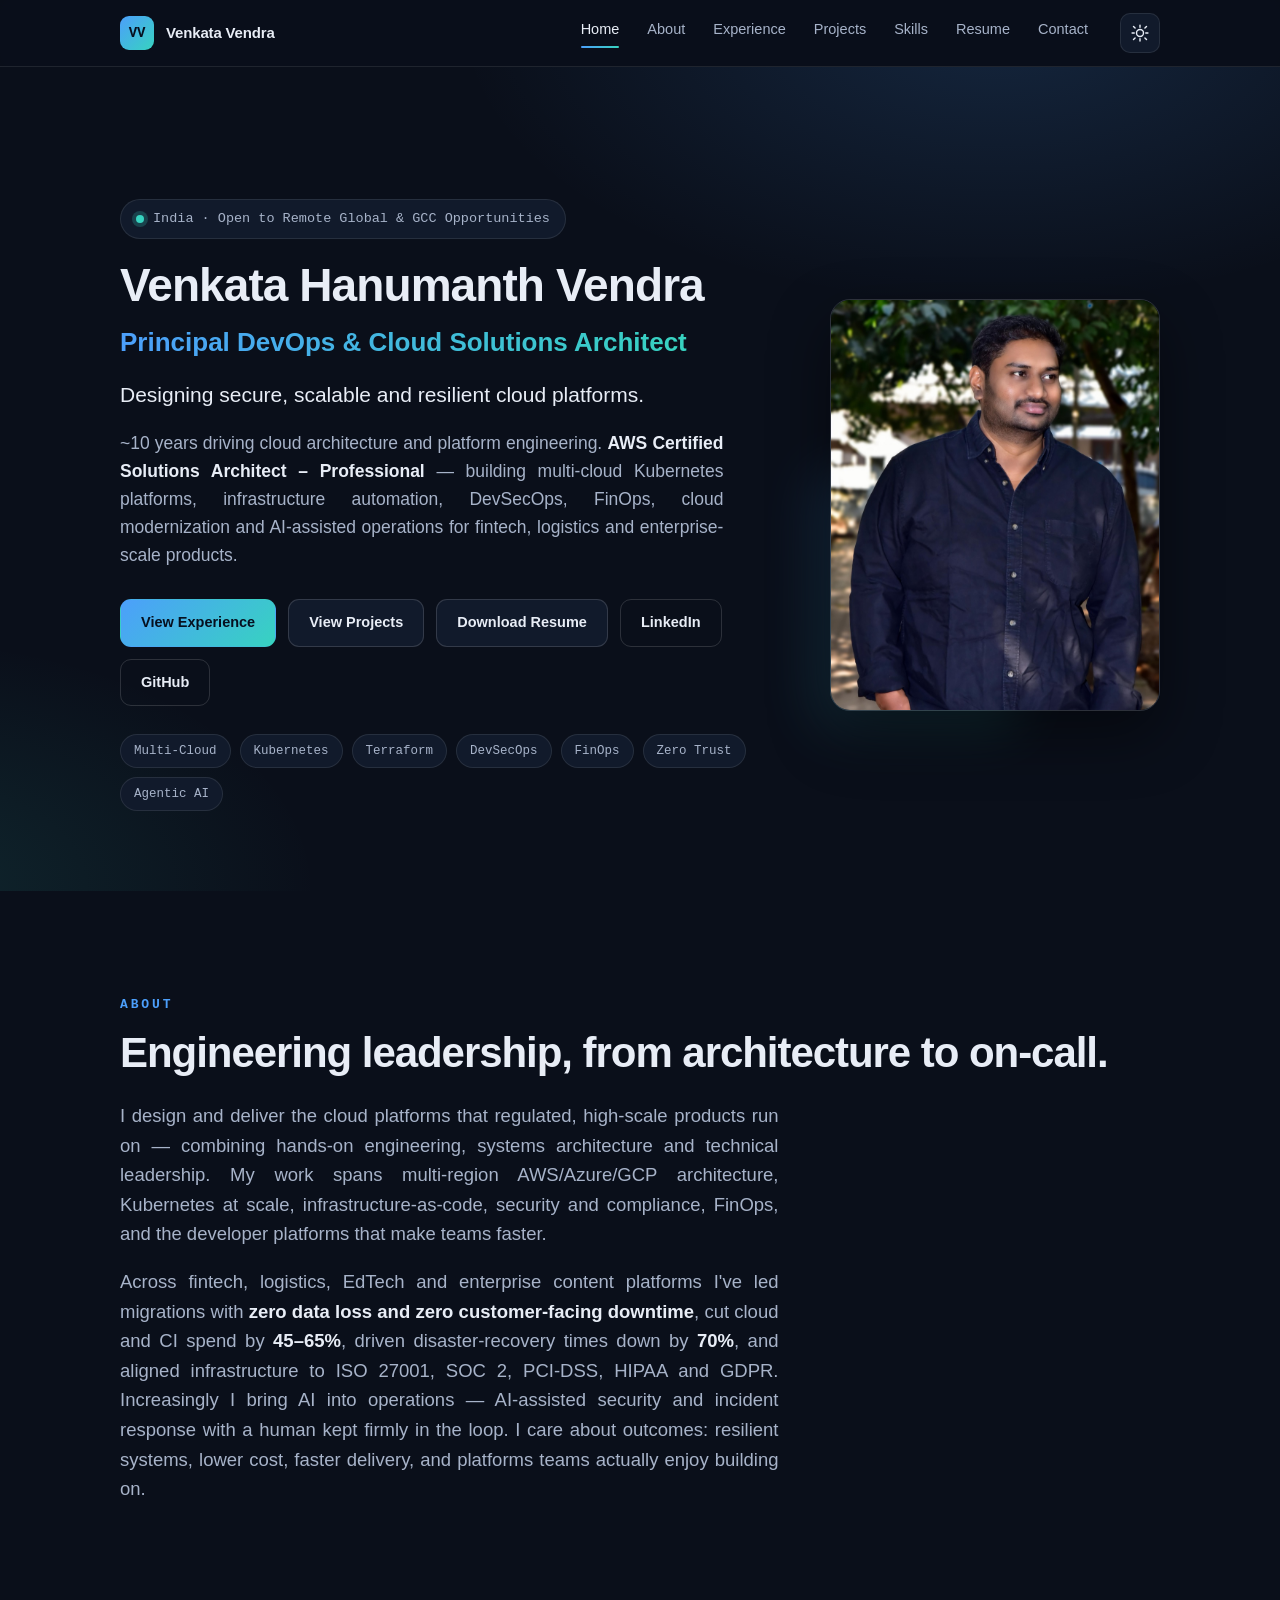
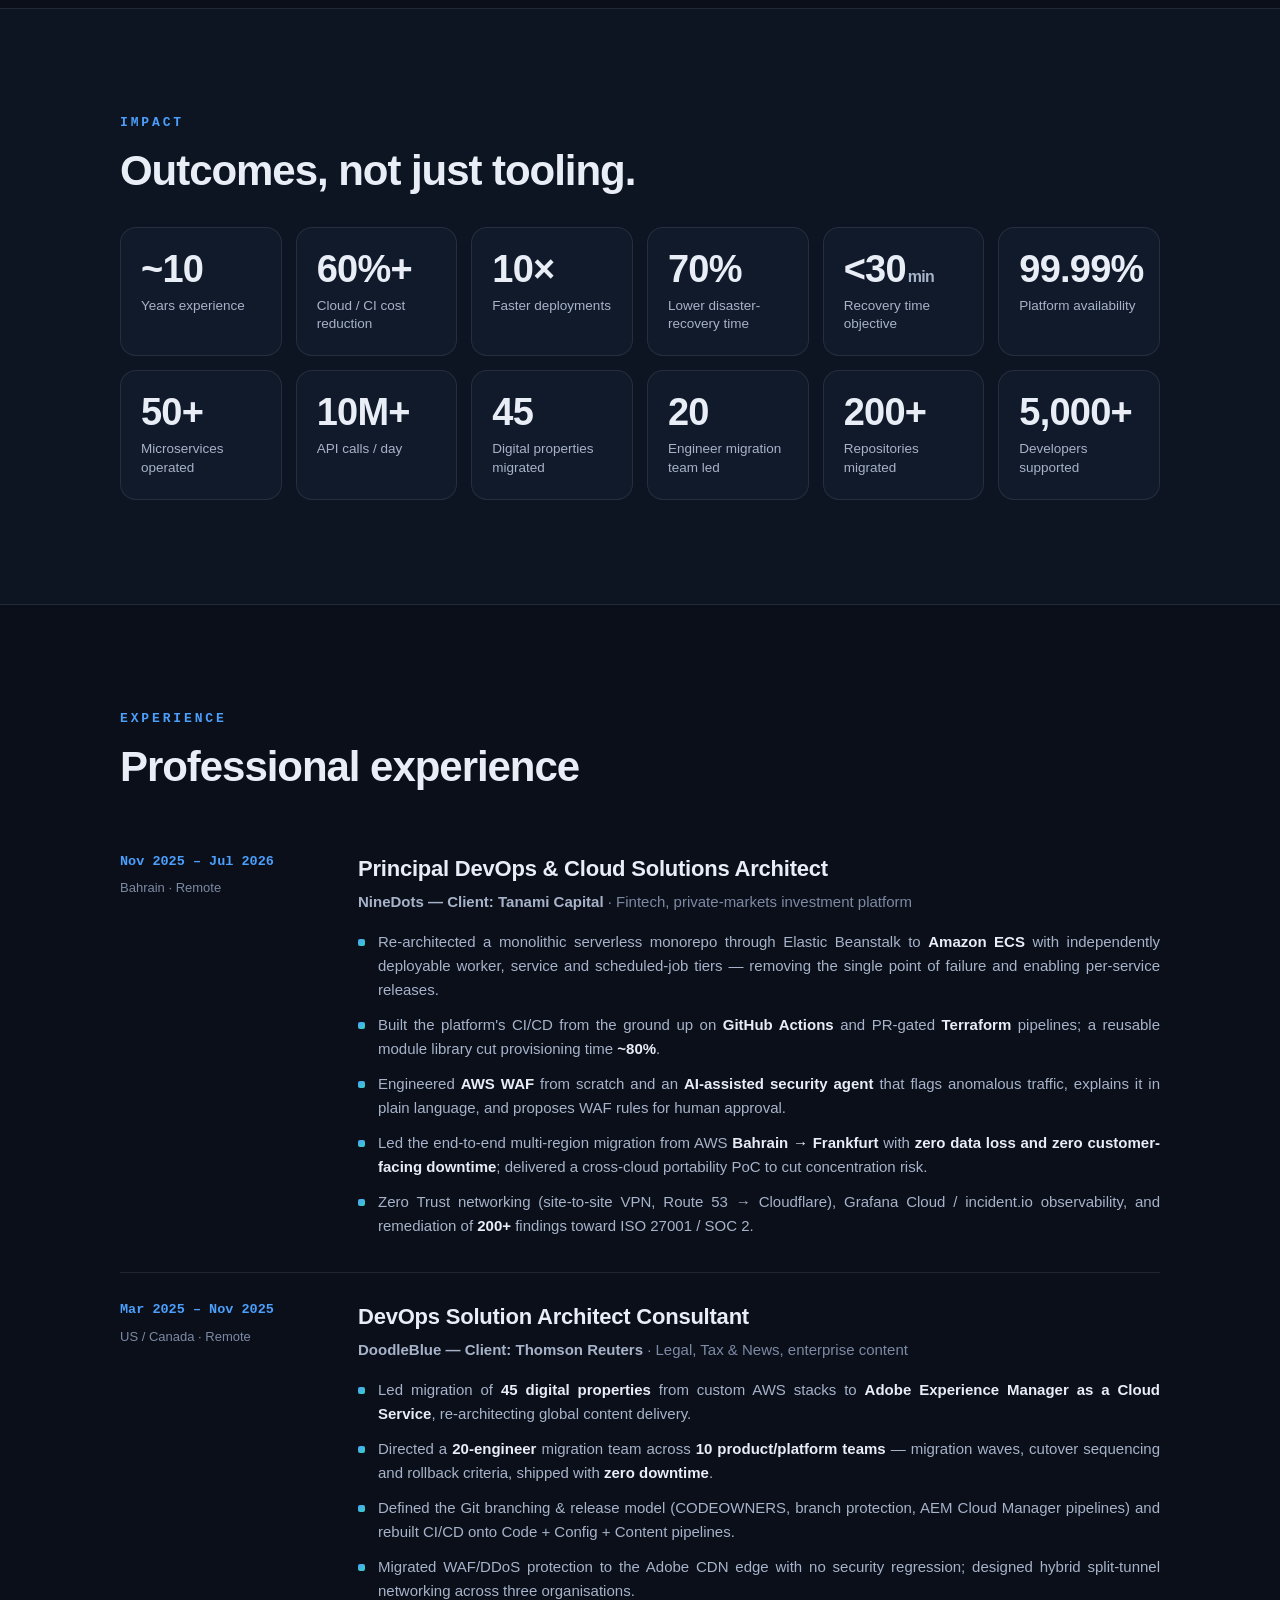
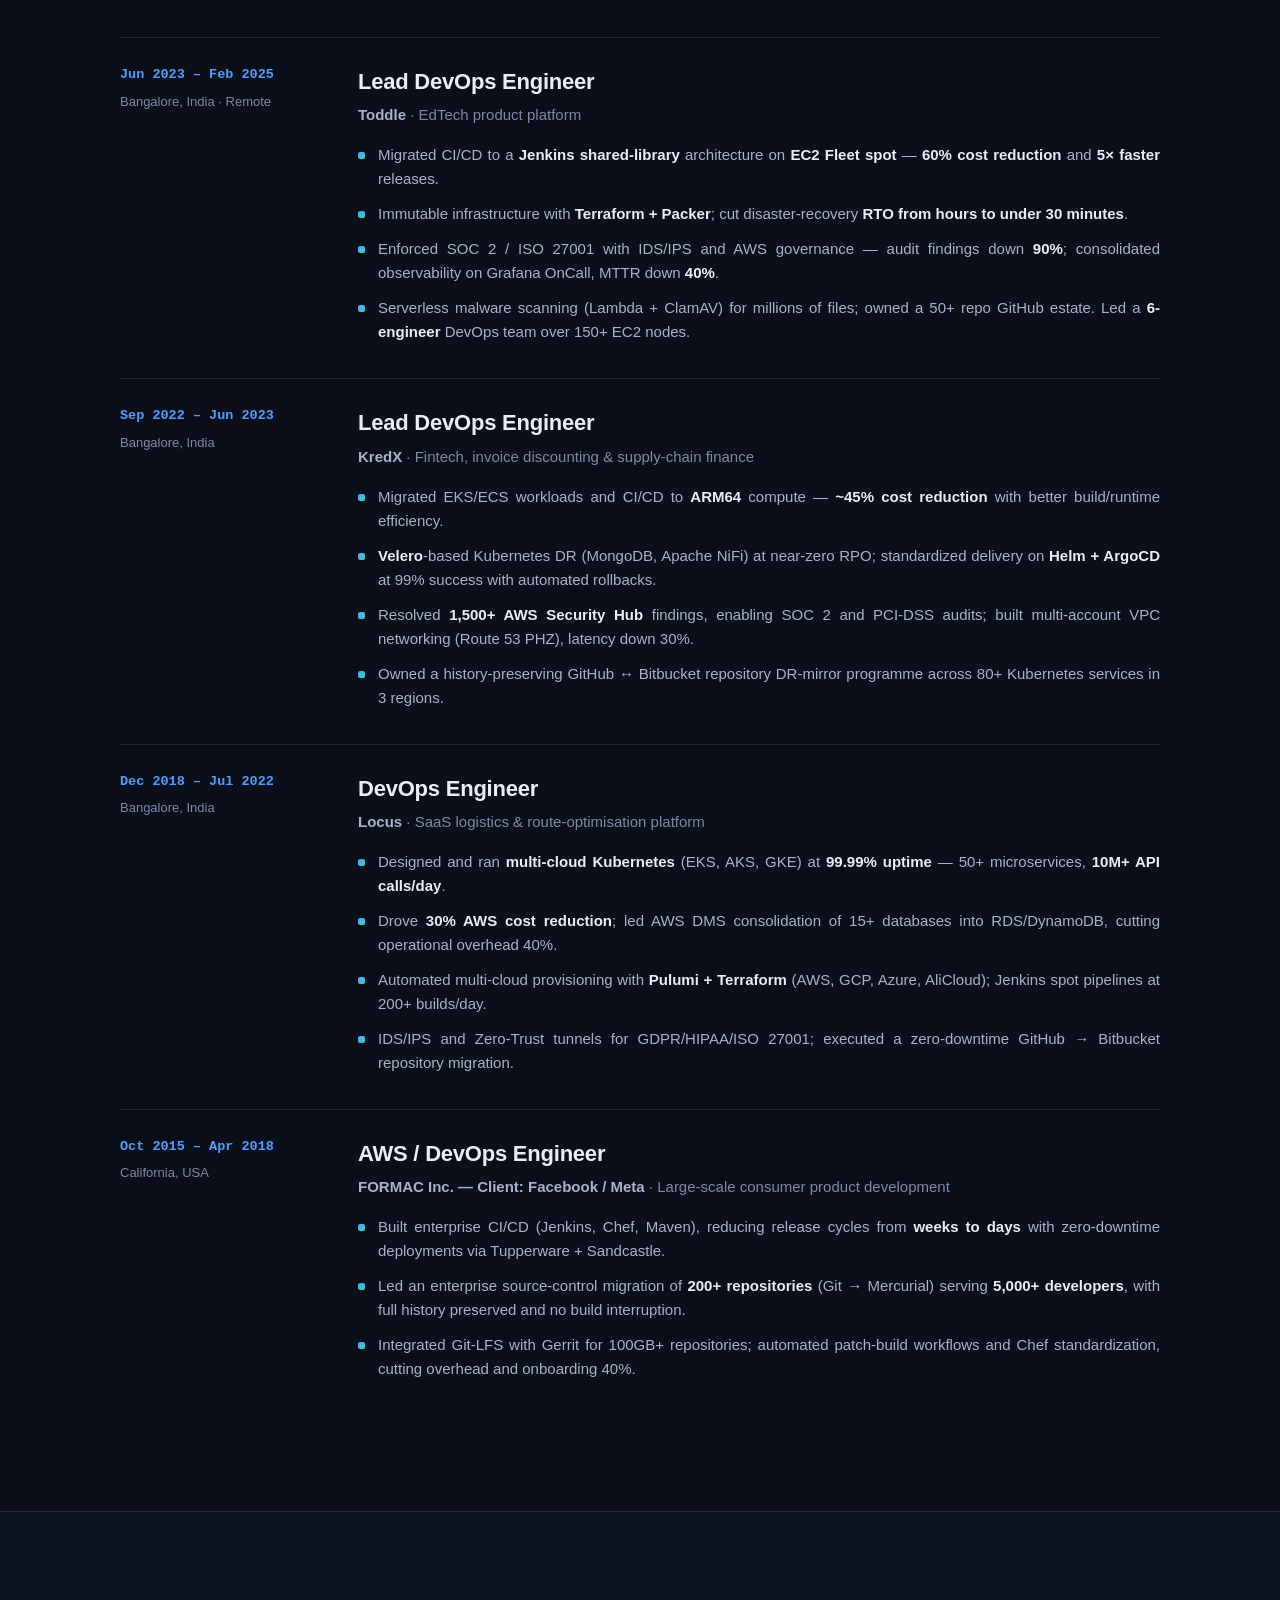
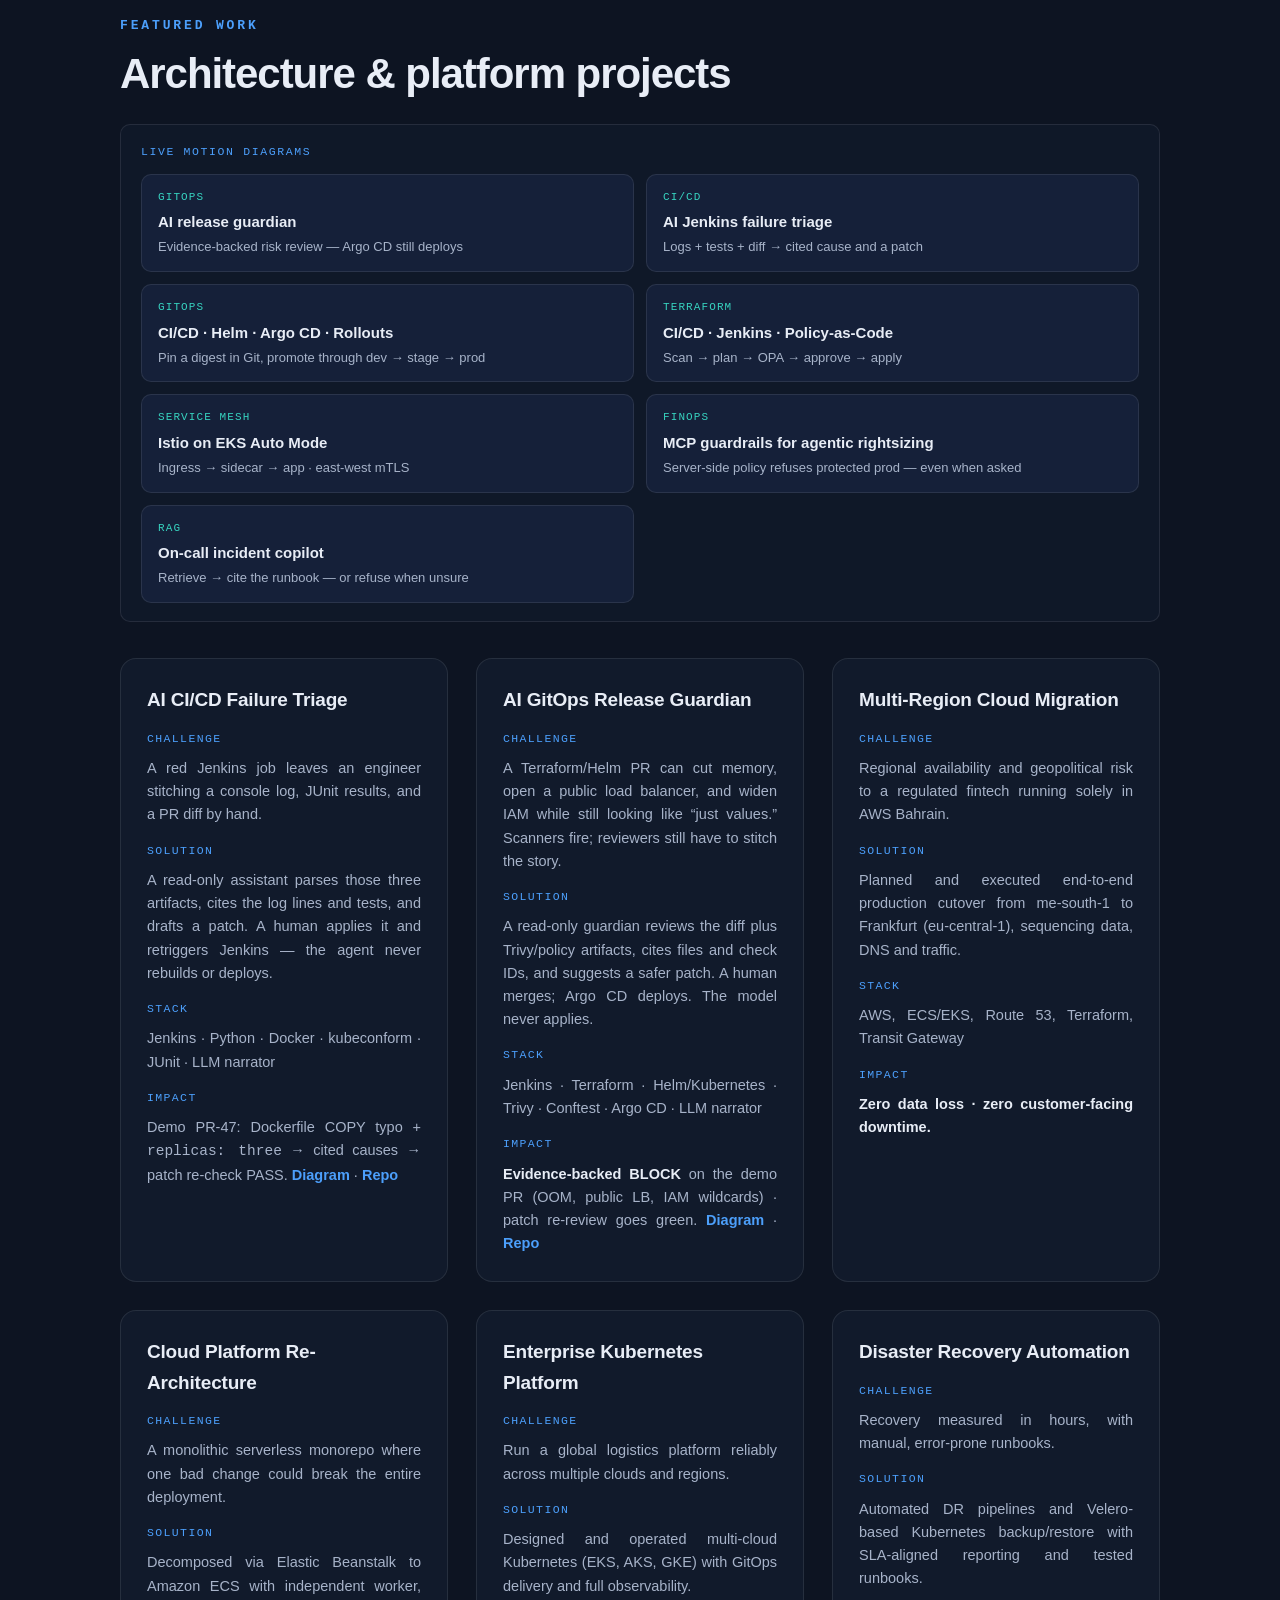
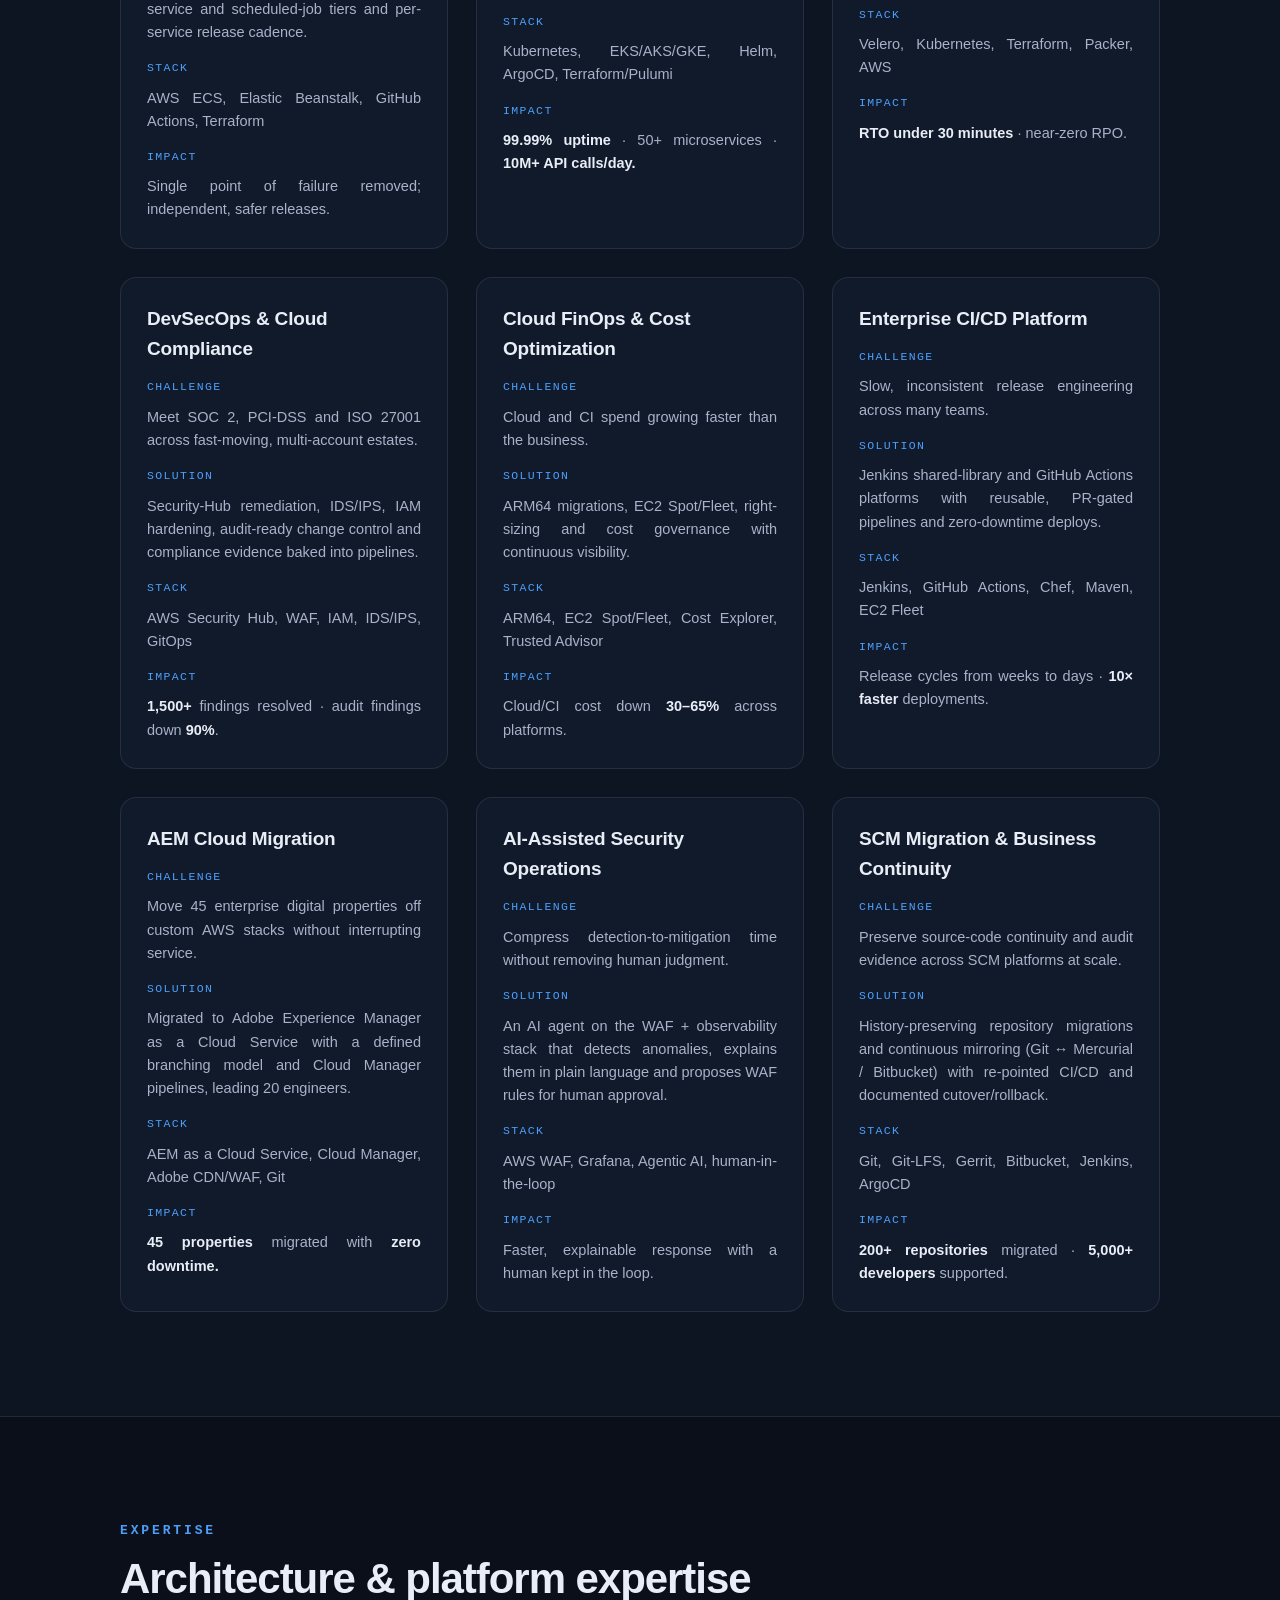
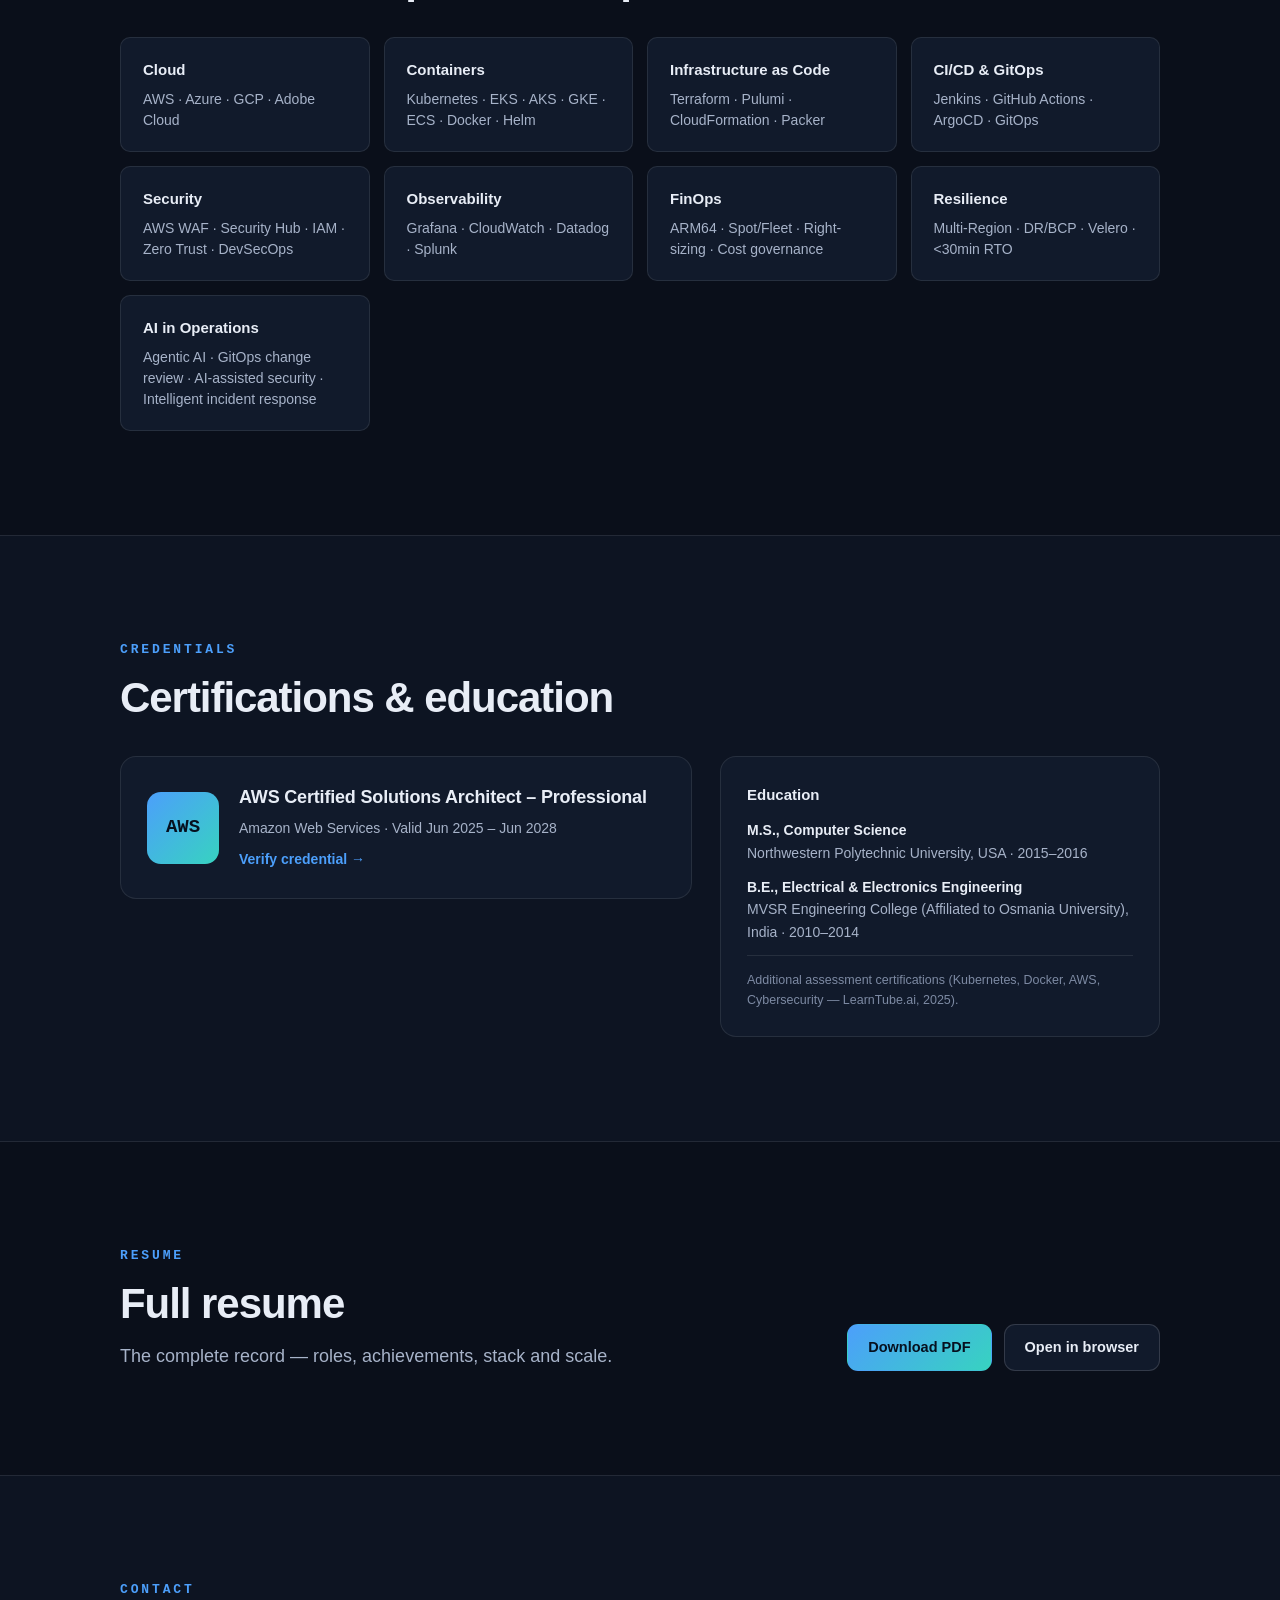
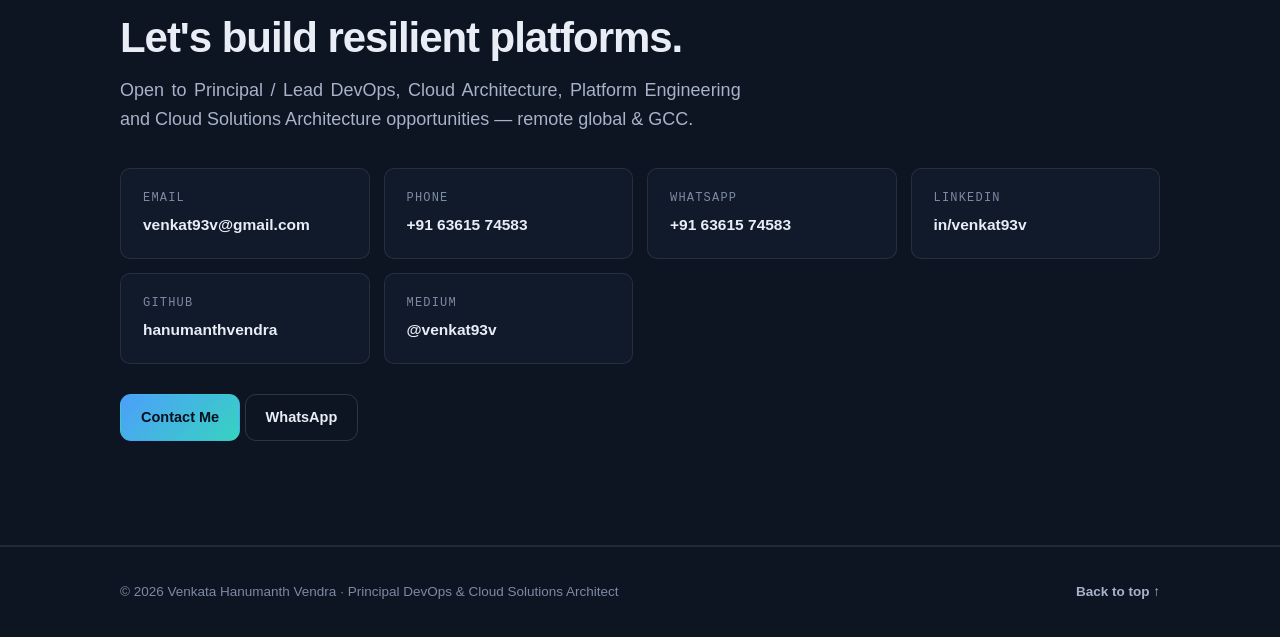
<file: index.html>
<!doctype html>
<html lang="en" data-theme="dark">
<head>
<meta charset="utf-8">
<meta name="viewport" content="width=device-width, initial-scale=1">
<meta name="color-scheme" content="dark light">

<title>Venkata Hanumanth Vendra | Principal DevOps &amp; Cloud Solutions Architect</title>
<meta name="description" content="Venkata Hanumanth Vendra — Principal DevOps &amp; Cloud Solutions Architect. AWS Certified Solutions Architect – Professional with ~10 years designing secure, scalable, multi-cloud platforms: Kubernetes, Terraform, DevSecOps, FinOps and AI-assisted operations.">
<meta name="author" content="Venkata Hanumanth Vendra">
<link rel="canonical" href="https://hanumanthvendra.github.io/">
<meta name="robots" content="index, follow">

<!-- Open Graph / social -->
<meta property="og:type" content="profile">
<meta property="og:site_name" content="Venkata Hanumanth Vendra">
<meta property="og:title" content="Venkata Hanumanth Vendra | Principal DevOps &amp; Cloud Solutions Architect">
<meta property="og:description" content="AWS Certified Solutions Architect – Professional with ~10 years designing secure, scalable, resilient multi-cloud platforms. Kubernetes · Terraform · DevSecOps · FinOps · AI-assisted operations.">
<meta property="og:url" content="https://hanumanthvendra.github.io/">
<meta property="og:image" content="https://hanumanthvendra.github.io/assets/images/og-image.png">
<meta property="og:image:width" content="1200">
<meta property="og:image:height" content="630">
<meta property="profile:first_name" content="Venkata Hanumanth">
<meta property="profile:last_name" content="Vendra">
<meta name="twitter:card" content="summary_large_image">
<meta name="twitter:title" content="Venkata Hanumanth Vendra | Principal DevOps &amp; Cloud Solutions Architect">
<meta name="twitter:description" content="~10 years designing secure, scalable, resilient multi-cloud platforms. AWS SA – Professional.">
<meta name="twitter:image" content="https://hanumanthvendra.github.io/assets/images/og-image.png">

<meta name="theme-color" content="#0a0f1a">
<link rel="icon" href="assets/images/favicon.svg" type="image/svg+xml">
<!-- Set theme before paint to avoid a flash of the wrong theme -->
<script>
(function(){try{var t=localStorage.getItem('theme');
if(t!=='light'&&t!=='dark')t='dark';
document.documentElement.setAttribute('data-theme',t);}catch(e){}})();
</script>
<link rel="stylesheet" href="assets/css/style.css">

<!-- JSON-LD: Person / ProfilePage -->
<script type="application/ld+json">
{
  "@context": "https://schema.org",
  "@type": "ProfilePage",
  "dateModified": "2026-08-17",
  "mainEntity": {
    "@type": "Person",
    "name": "Venkata Hanumanth Vendra",
    "alternateName": "Venkata V",
    "jobTitle": "Principal DevOps & Cloud Solutions Architect",
    "description": "AWS Certified Solutions Architect – Professional with ~10 years in DevOps transformation, cloud architecture and platform engineering across AWS, Azure and GCP.",
    "url": "https://hanumanthvendra.github.io/",
    "email": "mailto:venkat93v@gmail.com",
    "telephone": "+916361574583",
    "contactPoint": { "@type": "ContactPoint", "contactType": "personal", "telephone": "+916361574583", "email": "venkat93v@gmail.com" },
    "address": { "@type": "PostalAddress", "addressCountry": "India" },
    "knowsAbout": ["AWS","Azure","Google Cloud","Kubernetes","Terraform","Pulumi","Platform Engineering","DevSecOps","FinOps","Cloud Security","Observability","Disaster Recovery","Multi-Region Architecture","Zero Trust","Agentic AI"],
    "alumniOf": [
      { "@type": "CollegeOrUniversity", "name": "Northwestern Polytechnic University" },
      { "@type": "CollegeOrUniversity", "name": "MVSR Engineering College", "description": "Affiliated to Osmania University" }
    ],
    "hasCredential": {
      "@type": "EducationalOccupationalCredential",
      "credentialCategory": "certification",
      "name": "AWS Certified Solutions Architect – Professional",
      "recognizedBy": { "@type": "Organization", "name": "Amazon Web Services" }
    },
    "sameAs": [
      "https://www.linkedin.com/in/venkat93v",
      "https://github.com/hanumanthvendra",
      "https://medium.com/@venkat93v"
    ]
  }
}
</script>
</head>
<body>

<a class="skip-link" href="#about">Skip to content</a>

<!-- ============ NAV ============ -->
<header class="nav" id="top">
  <div class="wrap nav__inner">
    <a class="brand" href="#top" aria-label="Venkata Hanumanth Vendra — home">
      <span class="brand__mark" aria-hidden="true">VV</span>
      <span class="brand__name">Venkata&nbsp;Vendra</span>
    </a>

    <nav class="nav__links" id="menu" aria-label="Primary">
      <a href="#top" class="is-active">Home</a>
      <a href="#about">About</a>
      <a href="#experience">Experience</a>
      <a href="#projects">Projects</a>
      <a href="#skills">Skills</a>
      <a href="#resume">Resume</a>
      <a href="#contact">Contact</a>
    </nav>

    <div class="nav__actions">
      <button class="icon-btn" id="theme-toggle" type="button" aria-label="Toggle dark and light theme" aria-pressed="false">
        <svg class="i-sun" viewBox="0 0 24 24" aria-hidden="true"><circle cx="12" cy="12" r="4.2"/><g stroke-linecap="round"><path d="M12 2.5v2.6M12 18.9v2.6M4.2 4.2l1.9 1.9M17.9 17.9l1.9 1.9M2.5 12h2.6M18.9 12h2.6M4.2 19.8l1.9-1.9M17.9 6.1l1.9-1.9"/></g></svg>
        <svg class="i-moon" viewBox="0 0 24 24" aria-hidden="true"><path d="M20 14.5A8 8 0 1 1 9.5 4a6.4 6.4 0 0 0 10.5 10.5z"/></svg>
      </button>
      <button class="icon-btn nav__burger" id="burger" type="button" aria-label="Open menu" aria-expanded="false" aria-controls="menu">
        <span></span><span></span><span></span>
      </button>
    </div>
  </div>
</header>

<main>

<!-- ============ HERO ============ -->
<section class="hero" aria-labelledby="hero-name">
  <div class="wrap hero__inner">
    <div class="hero__text">
    <p class="hero__status"><span class="dot" aria-hidden="true"></span> India · Open to Remote Global &amp; GCC Opportunities</p>
    <h1 class="hero__name" id="hero-name">Venkata Hanumanth Vendra</h1>
    <p class="hero__title">Principal DevOps &amp; Cloud Solutions Architect</p>
    <p class="hero__tagline">Designing secure, scalable and resilient cloud platforms.</p>
    <p class="hero__desc">
      ~10 years driving cloud architecture and platform engineering. <strong>AWS Certified Solutions
      Architect – Professional</strong> — building multi-cloud Kubernetes platforms, infrastructure
      automation, DevSecOps, FinOps, cloud modernization and AI-assisted operations for fintech,
      logistics and enterprise-scale products.
    </p>
    <div class="hero__cta">
      <a class="btn btn--primary" href="#experience">View Experience</a>
      <a class="btn" href="#projects">View Projects</a>
      <a class="btn" href="assets/Venkata_Hanumanth_Vendra_Resume.pdf" download>Download Resume</a>
      <a class="btn btn--ghost" href="https://www.linkedin.com/in/venkat93v" target="_blank" rel="noopener noreferrer">LinkedIn</a>
      <a class="btn btn--ghost" href="https://github.com/hanumanthvendra" target="_blank" rel="noopener noreferrer">GitHub</a>
    </div>
    <ul class="hero__chips" aria-label="Focus areas">
      <li>Multi-Cloud</li><li>Kubernetes</li><li>Terraform</li><li>DevSecOps</li>
      <li>FinOps</li><li>Zero Trust</li><li>Agentic AI</li>
    </ul>
    </div><!-- /.hero__text -->

    <figure class="hero__figure">
      <img src="assets/images/venkata.jpg" alt="Portrait of Venkata Hanumanth Vendra"
           width="440" height="440" decoding="async"
           onerror="this.closest('.hero__figure').remove()">
    </figure>
  </div>
</section>

<!-- ============ ABOUT ============ -->
<section id="about" class="section" aria-labelledby="about-h">
  <div class="wrap">
    <p class="eyebrow reveal">About</p>
    <h2 class="section__title reveal" id="about-h">Engineering leadership, from architecture to on-call.</h2>
    <div class="about reveal">
      <p>
        I design and deliver the cloud platforms that regulated, high-scale products run on — combining
        hands-on engineering, systems architecture and technical leadership. My work spans multi-region
        AWS/Azure/GCP architecture, Kubernetes at scale, infrastructure-as-code, security and compliance,
        FinOps, and the developer platforms that make teams faster.
      </p>
      <p>
        Across fintech, logistics, EdTech and enterprise content platforms I've led migrations with
        <strong>zero data loss and zero customer-facing downtime</strong>, cut cloud and CI spend by
        <strong>45–65%</strong>, driven disaster-recovery times down by <strong>70%</strong>, and
        aligned infrastructure to ISO&nbsp;27001, SOC&nbsp;2, PCI-DSS, HIPAA and GDPR. Increasingly I
        bring AI into operations — AI-assisted security and incident response with a human kept firmly
        in the loop. I care about outcomes: resilient systems, lower cost, faster delivery, and
        platforms teams actually enjoy building on.
      </p>
    </div>
  </div>
</section>

<!-- ============ IMPACT / METRICS ============ -->
<section id="impact" class="section section--tint" aria-labelledby="impact-h">
  <div class="wrap">
    <p class="eyebrow reveal">Impact</p>
    <h2 class="section__title reveal" id="impact-h">Outcomes, not just tooling.</h2>
    <ul class="metrics" role="list">
      <li class="metric reveal"><span class="metric__n">~10</span><span class="metric__l">Years experience</span></li>
      <li class="metric reveal"><span class="metric__n">60%+</span><span class="metric__l">Cloud / CI cost reduction</span></li>
      <li class="metric reveal"><span class="metric__n">10&times;</span><span class="metric__l">Faster deployments</span></li>
      <li class="metric reveal"><span class="metric__n">70%</span><span class="metric__l">Lower disaster-recovery time</span></li>
      <li class="metric reveal"><span class="metric__n">&lt;30<small>min</small></span><span class="metric__l">Recovery time objective</span></li>
      <li class="metric reveal"><span class="metric__n">99.99%</span><span class="metric__l">Platform availability</span></li>
      <li class="metric reveal"><span class="metric__n">50+</span><span class="metric__l">Microservices operated</span></li>
      <li class="metric reveal"><span class="metric__n">10M+</span><span class="metric__l">API calls / day</span></li>
      <li class="metric reveal"><span class="metric__n">45</span><span class="metric__l">Digital properties migrated</span></li>
      <li class="metric reveal"><span class="metric__n">20</span><span class="metric__l">Engineer migration team led</span></li>
      <li class="metric reveal"><span class="metric__n">200+</span><span class="metric__l">Repositories migrated</span></li>
      <li class="metric reveal"><span class="metric__n">5,000+</span><span class="metric__l">Developers supported</span></li>
    </ul>
  </div>
</section>

<!-- ============ EXPERIENCE ============ -->
<section id="experience" class="section" aria-labelledby="exp-h">
  <div class="wrap">
    <p class="eyebrow reveal">Experience</p>
    <h2 class="section__title reveal" id="exp-h">Professional experience</h2>

    <ol class="timeline" role="list">

      <li class="tl reveal">
        <div class="tl__meta">
          <span class="tl__date">Nov 2025 – Jul 2026</span>
          <span class="tl__loc">Bahrain · Remote</span>
        </div>
        <div class="tl__body">
          <h3 class="tl__role">Principal DevOps &amp; Cloud Solutions Architect</h3>
          <p class="tl__org">NineDots — Client: Tanami Capital <span class="tl__type">· Fintech, private-markets investment platform</span></p>
          <ul class="tl__points">
            <li>Re-architected a monolithic serverless monorepo through Elastic Beanstalk to <strong>Amazon ECS</strong> with independently deployable worker, service and scheduled-job tiers — removing the single point of failure and enabling per-service releases.</li>
            <li>Built the platform's CI/CD from the ground up on <strong>GitHub Actions</strong> and PR-gated <strong>Terraform</strong> pipelines; a reusable module library cut provisioning time <strong>~80%</strong>.</li>
            <li>Engineered <strong>AWS WAF</strong> from scratch and an <strong>AI-assisted security agent</strong> that flags anomalous traffic, explains it in plain language, and proposes WAF rules for human approval.</li>
            <li>Led the end-to-end multi-region migration from AWS <strong>Bahrain → Frankfurt</strong> with <strong>zero data loss and zero customer-facing downtime</strong>; delivered a cross-cloud portability PoC to cut concentration risk.</li>
            <li>Zero Trust networking (site-to-site VPN, Route 53 → Cloudflare), Grafana Cloud / incident.io observability, and remediation of <strong>200+</strong> findings toward ISO 27001 / SOC 2.</li>
          </ul>
        </div>
      </li>

      <li class="tl reveal">
        <div class="tl__meta">
          <span class="tl__date">Mar 2025 – Nov 2025</span>
          <span class="tl__loc">US / Canada · Remote</span>
        </div>
        <div class="tl__body">
          <h3 class="tl__role">DevOps Solution Architect Consultant</h3>
          <p class="tl__org">DoodleBlue — Client: Thomson Reuters <span class="tl__type">· Legal, Tax &amp; News, enterprise content</span></p>
          <ul class="tl__points">
            <li>Led migration of <strong>45 digital properties</strong> from custom AWS stacks to <strong>Adobe Experience Manager as a Cloud Service</strong>, re-architecting global content delivery.</li>
            <li>Directed a <strong>20-engineer</strong> migration team across <strong>10 product/platform teams</strong> — migration waves, cutover sequencing and rollback criteria, shipped with <strong>zero downtime</strong>.</li>
            <li>Defined the Git branching &amp; release model (CODEOWNERS, branch protection, AEM Cloud Manager pipelines) and rebuilt CI/CD onto Code + Config + Content pipelines.</li>
            <li>Migrated WAF/DDoS protection to the Adobe CDN edge with no security regression; designed hybrid split-tunnel networking across three organisations.</li>
          </ul>
        </div>
      </li>

      <li class="tl reveal">
        <div class="tl__meta">
          <span class="tl__date">Jun 2023 – Feb 2025</span>
          <span class="tl__loc">Bangalore, India · Remote</span>
        </div>
        <div class="tl__body">
          <h3 class="tl__role">Lead DevOps Engineer</h3>
          <p class="tl__org">Toddle <span class="tl__type">· EdTech product platform</span></p>
          <ul class="tl__points">
            <li>Migrated CI/CD to a <strong>Jenkins shared-library</strong> architecture on <strong>EC2 Fleet spot</strong> — <strong>60% cost reduction</strong> and <strong>5× faster</strong> releases.</li>
            <li>Immutable infrastructure with <strong>Terraform + Packer</strong>; cut disaster-recovery <strong>RTO from hours to under 30 minutes</strong>.</li>
            <li>Enforced SOC 2 / ISO 27001 with IDS/IPS and AWS governance — audit findings down <strong>90%</strong>; consolidated observability on Grafana OnCall, MTTR down <strong>40%</strong>.</li>
            <li>Serverless malware scanning (Lambda + ClamAV) for millions of files; owned a 50+ repo GitHub estate. Led a <strong>6-engineer</strong> DevOps team over 150+ EC2 nodes.</li>
          </ul>
        </div>
      </li>

      <li class="tl reveal">
        <div class="tl__meta">
          <span class="tl__date">Sep 2022 – Jun 2023</span>
          <span class="tl__loc">Bangalore, India</span>
        </div>
        <div class="tl__body">
          <h3 class="tl__role">Lead DevOps Engineer</h3>
          <p class="tl__org">KredX <span class="tl__type">· Fintech, invoice discounting &amp; supply-chain finance</span></p>
          <ul class="tl__points">
            <li>Migrated EKS/ECS workloads and CI/CD to <strong>ARM64</strong> compute — <strong>~45% cost reduction</strong> with better build/runtime efficiency.</li>
            <li><strong>Velero</strong>-based Kubernetes DR (MongoDB, Apache NiFi) at near-zero RPO; standardized delivery on <strong>Helm + ArgoCD</strong> at 99% success with automated rollbacks.</li>
            <li>Resolved <strong>1,500+ AWS Security Hub</strong> findings, enabling SOC 2 and PCI-DSS audits; built multi-account VPC networking (Route 53 PHZ), latency down 30%.</li>
            <li>Owned a history-preserving GitHub ↔ Bitbucket repository DR-mirror programme across 80+ Kubernetes services in 3 regions.</li>
          </ul>
        </div>
      </li>

      <li class="tl reveal">
        <div class="tl__meta">
          <span class="tl__date">Dec 2018 – Jul 2022</span>
          <span class="tl__loc">Bangalore, India</span>
        </div>
        <div class="tl__body">
          <h3 class="tl__role">DevOps Engineer</h3>
          <p class="tl__org">Locus <span class="tl__type">· SaaS logistics &amp; route-optimisation platform</span></p>
          <ul class="tl__points">
            <li>Designed and ran <strong>multi-cloud Kubernetes</strong> (EKS, AKS, GKE) at <strong>99.99% uptime</strong> — 50+ microservices, <strong>10M+ API calls/day</strong>.</li>
            <li>Drove <strong>30% AWS cost reduction</strong>; led AWS DMS consolidation of 15+ databases into RDS/DynamoDB, cutting operational overhead 40%.</li>
            <li>Automated multi-cloud provisioning with <strong>Pulumi + Terraform</strong> (AWS, GCP, Azure, AliCloud); Jenkins spot pipelines at 200+ builds/day.</li>
            <li>IDS/IPS and Zero-Trust tunnels for GDPR/HIPAA/ISO 27001; executed a zero-downtime GitHub → Bitbucket repository migration.</li>
          </ul>
        </div>
      </li>

      <li class="tl reveal">
        <div class="tl__meta">
          <span class="tl__date">Oct 2015 – Apr 2018</span>
          <span class="tl__loc">California, USA</span>
        </div>
        <div class="tl__body">
          <h3 class="tl__role">AWS / DevOps Engineer</h3>
          <p class="tl__org">FORMAC Inc. — Client: Facebook / Meta <span class="tl__type">· Large-scale consumer product development</span></p>
          <ul class="tl__points">
            <li>Built enterprise CI/CD (Jenkins, Chef, Maven), reducing release cycles from <strong>weeks to days</strong> with zero-downtime deployments via Tupperware + Sandcastle.</li>
            <li>Led an enterprise source-control migration of <strong>200+ repositories</strong> (Git → Mercurial) serving <strong>5,000+ developers</strong>, with full history preserved and no build interruption.</li>
            <li>Integrated Git-LFS with Gerrit for 100GB+ repositories; automated patch-build workflows and Chef standardization, cutting overhead and onboarding 40%.</li>
          </ul>
        </div>
      </li>

    </ol>
  </div>
</section>

<!-- ============ PROJECTS ============ -->
<section id="projects" class="section section--tint" aria-labelledby="proj-h">
  <div class="wrap">
    <p class="eyebrow reveal">Featured work</p>
    <h2 class="section__title reveal" id="proj-h">Architecture &amp; platform projects</h2>

    <div class="demos reveal" aria-label="Interactive architecture diagrams">
      <p class="demos__label">Live motion diagrams</p>
      <div class="demos__row">
        <a class="demo" href="/gitops-release-guardian/">
          <span class="demo__k">GitOps</span>
          <span class="demo__t">AI release guardian</span>
          <span class="demo__d">Evidence-backed risk review — Argo CD still deploys</span>
        </a>
        <a class="demo" href="/cicd-failure-triage/">
          <span class="demo__k">CI/CD</span>
          <span class="demo__t">AI Jenkins failure triage</span>
          <span class="demo__d">Logs + tests + diff → cited cause and a patch</span>
        </a>
        <a class="demo" href="/gitops-argocd-helm/">
          <span class="demo__k">GitOps</span>
          <span class="demo__t">CI/CD · Helm · Argo CD · Rollouts</span>
          <span class="demo__d">Pin a digest in Git, promote through dev → stage → prod</span>
        </a>
        <a class="demo" href="/terraform-ci-jenkins/">
          <span class="demo__k">Terraform</span>
          <span class="demo__t">CI/CD · Jenkins · Policy-as-Code</span>
          <span class="demo__d">Scan → plan → OPA → approve → apply</span>
        </a>
        <a class="demo" href="/istio-eks-auto-mode/">
          <span class="demo__k">Service mesh</span>
          <span class="demo__t">Istio on EKS Auto Mode</span>
          <span class="demo__d">Ingress → sidecar → app · east-west mTLS</span>
        </a>
        <a class="demo" href="/mcp-finops-guardrails/">
          <span class="demo__k">FinOps</span>
          <span class="demo__t">MCP guardrails for agentic rightsizing</span>
          <span class="demo__d">Server-side policy refuses protected prod — even when asked</span>
        </a>
        <a class="demo" href="/rag-incident-copilot/">
          <span class="demo__k">RAG</span>
          <span class="demo__t">On-call incident copilot</span>
          <span class="demo__d">Retrieve → cite the runbook — or refuse when unsure</span>
        </a>
      </div>
    </div>

    <div class="cards" role="list">

      <article class="card reveal" role="listitem">
        <h3 class="card__t">AI CI/CD Failure Triage</h3>
        <dl class="card__dl">
          <dt>Challenge</dt><dd>A red Jenkins job leaves an engineer stitching a console log, JUnit results, and a PR diff by hand.</dd>
          <dt>Solution</dt><dd>A read-only assistant parses those three artifacts, cites the log lines and tests, and drafts a patch. A human applies it and retriggers Jenkins — the agent never rebuilds or deploys.</dd>
          <dt>Stack</dt><dd>Jenkins · Python · Docker · kubeconform · JUnit · LLM narrator</dd>
          <dt>Impact</dt><dd>Demo PR-47: Dockerfile COPY typo + <code>replicas: three</code> → cited causes → patch re-check PASS. <a href="/cicd-failure-triage/">Diagram</a> · <a href="https://github.com/hanumanthvendra/ai-cicd-failure-triage" rel="noopener">Repo</a></dd>
        </dl>
      </article>

      <article class="card reveal" role="listitem">
        <h3 class="card__t">AI GitOps Release Guardian</h3>
        <dl class="card__dl">
          <dt>Challenge</dt><dd>A Terraform/Helm PR can cut memory, open a public load balancer, and widen IAM while still looking like “just values.” Scanners fire; reviewers still have to stitch the story.</dd>
          <dt>Solution</dt><dd>A read-only guardian reviews the diff plus Trivy/policy artifacts, cites files and check IDs, and suggests a safer patch. A human merges; Argo CD deploys. The model never applies.</dd>
          <dt>Stack</dt><dd>Jenkins · Terraform · Helm/Kubernetes · Trivy · Conftest · Argo CD · LLM narrator</dd>
          <dt>Impact</dt><dd><strong>Evidence-backed BLOCK</strong> on the demo PR (OOM, public LB, IAM wildcards) · patch re-review goes green. <a href="/gitops-release-guardian/">Diagram</a> · <a href="https://github.com/hanumanthvendra/ai-gitops-release-guardian" rel="noopener">Repo</a></dd>
        </dl>
      </article>

      <article class="card reveal" role="listitem">
        <h3 class="card__t">Multi-Region Cloud Migration</h3>
        <dl class="card__dl">
          <dt>Challenge</dt><dd>Regional availability and geopolitical risk to a regulated fintech running solely in AWS Bahrain.</dd>
          <dt>Solution</dt><dd>Planned and executed end-to-end production cutover from me-south-1 to Frankfurt (eu-central-1), sequencing data, DNS and traffic.</dd>
          <dt>Stack</dt><dd>AWS, ECS/EKS, Route 53, Terraform, Transit Gateway</dd>
          <dt>Impact</dt><dd><strong>Zero data loss · zero customer-facing downtime.</strong></dd>
        </dl>
      </article>

      <article class="card reveal" role="listitem">
        <h3 class="card__t">Cloud Platform Re-Architecture</h3>
        <dl class="card__dl">
          <dt>Challenge</dt><dd>A monolithic serverless monorepo where one bad change could break the entire deployment.</dd>
          <dt>Solution</dt><dd>Decomposed via Elastic Beanstalk to Amazon ECS with independent worker, service and scheduled-job tiers and per-service release cadence.</dd>
          <dt>Stack</dt><dd>AWS ECS, Elastic Beanstalk, GitHub Actions, Terraform</dd>
          <dt>Impact</dt><dd>Single point of failure removed; independent, safer releases.</dd>
        </dl>
      </article>

      <article class="card reveal" role="listitem">
        <h3 class="card__t">Enterprise Kubernetes Platform</h3>
        <dl class="card__dl">
          <dt>Challenge</dt><dd>Run a global logistics platform reliably across multiple clouds and regions.</dd>
          <dt>Solution</dt><dd>Designed and operated multi-cloud Kubernetes (EKS, AKS, GKE) with GitOps delivery and full observability.</dd>
          <dt>Stack</dt><dd>Kubernetes, EKS/AKS/GKE, Helm, ArgoCD, Terraform/Pulumi</dd>
          <dt>Impact</dt><dd><strong>99.99% uptime</strong> · 50+ microservices · <strong>10M+ API calls/day.</strong></dd>
        </dl>
      </article>

      <article class="card reveal" role="listitem">
        <h3 class="card__t">Disaster Recovery Automation</h3>
        <dl class="card__dl">
          <dt>Challenge</dt><dd>Recovery measured in hours, with manual, error-prone runbooks.</dd>
          <dt>Solution</dt><dd>Automated DR pipelines and Velero-based Kubernetes backup/restore with SLA-aligned reporting and tested runbooks.</dd>
          <dt>Stack</dt><dd>Velero, Kubernetes, Terraform, Packer, AWS</dd>
          <dt>Impact</dt><dd><strong>RTO under 30 minutes</strong> · near-zero RPO.</dd>
        </dl>
      </article>

      <article class="card reveal" role="listitem">
        <h3 class="card__t">DevSecOps &amp; Cloud Compliance</h3>
        <dl class="card__dl">
          <dt>Challenge</dt><dd>Meet SOC 2, PCI-DSS and ISO 27001 across fast-moving, multi-account estates.</dd>
          <dt>Solution</dt><dd>Security-Hub remediation, IDS/IPS, IAM hardening, audit-ready change control and compliance evidence baked into pipelines.</dd>
          <dt>Stack</dt><dd>AWS Security Hub, WAF, IAM, IDS/IPS, GitOps</dd>
          <dt>Impact</dt><dd><strong>1,500+</strong> findings resolved · audit findings down <strong>90%</strong>.</dd>
        </dl>
      </article>

      <article class="card reveal" role="listitem">
        <h3 class="card__t">Cloud FinOps &amp; Cost Optimization</h3>
        <dl class="card__dl">
          <dt>Challenge</dt><dd>Cloud and CI spend growing faster than the business.</dd>
          <dt>Solution</dt><dd>ARM64 migrations, EC2 Spot/Fleet, right-sizing and cost governance with continuous visibility.</dd>
          <dt>Stack</dt><dd>ARM64, EC2 Spot/Fleet, Cost Explorer, Trusted Advisor</dd>
          <dt>Impact</dt><dd>Cloud/CI cost down <strong>30–65%</strong> across platforms.</dd>
        </dl>
      </article>

      <article class="card reveal" role="listitem">
        <h3 class="card__t">Enterprise CI/CD Platform</h3>
        <dl class="card__dl">
          <dt>Challenge</dt><dd>Slow, inconsistent release engineering across many teams.</dd>
          <dt>Solution</dt><dd>Jenkins shared-library and GitHub Actions platforms with reusable, PR-gated pipelines and zero-downtime deploys.</dd>
          <dt>Stack</dt><dd>Jenkins, GitHub Actions, Chef, Maven, EC2 Fleet</dd>
          <dt>Impact</dt><dd>Release cycles from weeks to days · <strong>10× faster</strong> deployments.</dd>
        </dl>
      </article>

      <article class="card reveal" role="listitem">
        <h3 class="card__t">AEM Cloud Migration</h3>
        <dl class="card__dl">
          <dt>Challenge</dt><dd>Move 45 enterprise digital properties off custom AWS stacks without interrupting service.</dd>
          <dt>Solution</dt><dd>Migrated to Adobe Experience Manager as a Cloud Service with a defined branching model and Cloud Manager pipelines, leading 20 engineers.</dd>
          <dt>Stack</dt><dd>AEM as a Cloud Service, Cloud Manager, Adobe CDN/WAF, Git</dd>
          <dt>Impact</dt><dd><strong>45 properties</strong> migrated with <strong>zero downtime.</strong></dd>
        </dl>
      </article>

      <article class="card reveal" role="listitem">
        <h3 class="card__t">AI-Assisted Security Operations</h3>
        <dl class="card__dl">
          <dt>Challenge</dt><dd>Compress detection-to-mitigation time without removing human judgment.</dd>
          <dt>Solution</dt><dd>An AI agent on the WAF + observability stack that detects anomalies, explains them in plain language and proposes WAF rules for human approval.</dd>
          <dt>Stack</dt><dd>AWS WAF, Grafana, Agentic AI, human-in-the-loop</dd>
          <dt>Impact</dt><dd>Faster, explainable response with a human kept in the loop.</dd>
        </dl>
      </article>

      <article class="card reveal" role="listitem">
        <h3 class="card__t">SCM Migration &amp; Business Continuity</h3>
        <dl class="card__dl">
          <dt>Challenge</dt><dd>Preserve source-code continuity and audit evidence across SCM platforms at scale.</dd>
          <dt>Solution</dt><dd>History-preserving repository migrations and continuous mirroring (Git ↔ Mercurial / Bitbucket) with re-pointed CI/CD and documented cutover/rollback.</dd>
          <dt>Stack</dt><dd>Git, Git-LFS, Gerrit, Bitbucket, Jenkins, ArgoCD</dd>
          <dt>Impact</dt><dd><strong>200+ repositories</strong> migrated · <strong>5,000+ developers</strong> supported.</dd>
        </dl>
      </article>

    </div>
  </div>
</section>

<!-- ============ SKILLS ============ -->
<section id="skills" class="section" aria-labelledby="skills-h">
  <div class="wrap">
    <p class="eyebrow reveal">Expertise</p>
    <h2 class="section__title reveal" id="skills-h">Architecture &amp; platform expertise</h2>
    <div class="skills" role="list">
      <div class="skill reveal" role="listitem"><h3>Cloud</h3><p>AWS · Azure · GCP · Adobe Cloud</p></div>
      <div class="skill reveal" role="listitem"><h3>Containers</h3><p>Kubernetes · EKS · AKS · GKE · ECS · Docker · Helm</p></div>
      <div class="skill reveal" role="listitem"><h3>Infrastructure as Code</h3><p>Terraform · Pulumi · CloudFormation · Packer</p></div>
      <div class="skill reveal" role="listitem"><h3>CI/CD &amp; GitOps</h3><p>Jenkins · GitHub Actions · ArgoCD · GitOps</p></div>
      <div class="skill reveal" role="listitem"><h3>Security</h3><p>AWS WAF · Security Hub · IAM · Zero Trust · DevSecOps</p></div>
      <div class="skill reveal" role="listitem"><h3>Observability</h3><p>Grafana · CloudWatch · Datadog · Splunk</p></div>
      <div class="skill reveal" role="listitem"><h3>FinOps</h3><p>ARM64 · Spot/Fleet · Right-sizing · Cost governance</p></div>
      <div class="skill reveal" role="listitem"><h3>Resilience</h3><p>Multi-Region · DR/BCP · Velero · &lt;30min RTO</p></div>
      <div class="skill reveal" role="listitem"><h3>AI in Operations</h3><p>Agentic AI · GitOps change review · AI-assisted security · Intelligent incident response</p></div>
    </div>
  </div>
</section>

<!-- ============ CERTIFICATIONS + EDUCATION ============ -->
<section id="certifications" class="section section--tint" aria-labelledby="cert-h">
  <div class="wrap">
    <p class="eyebrow reveal">Credentials</p>
    <h2 class="section__title reveal" id="cert-h">Certifications &amp; education</h2>
    <div class="creds">
      <article class="cert reveal">
        <div class="cert__badge" aria-hidden="true">AWS</div>
        <div>
          <h3 class="cert__t">AWS Certified Solutions Architect – Professional</h3>
          <p class="cert__meta">Amazon Web Services · Valid Jun 2025 – Jun 2028</p>
          <a class="cert__link" href="https://aws.amazon.com/verification" target="_blank" rel="noopener noreferrer">Verify credential →</a>
        </div>
      </article>
      <div class="creds__side reveal">
        <div class="edu">
          <h3>Education</h3>
          <p><strong>M.S., Computer Science</strong><br>Northwestern Polytechnic University, USA · 2015–2016</p>
          <p><strong>B.E., Electrical &amp; Electronics Engineering</strong><br>MVSR Engineering College (Affiliated to Osmania University), India · 2010–2014</p>
        </div>
        <p class="creds__note">Additional assessment certifications (Kubernetes, Docker, AWS, Cybersecurity — LearnTube.ai, 2025).</p>
      </div>
    </div>
  </div>
</section>

<!-- ============ VIDEO ============ -->
<!-- ============ RESUME ============ -->
<section id="resume" class="section" aria-labelledby="resume-h">
  <div class="wrap resume">
    <div class="reveal">
      <p class="eyebrow">Resume</p>
      <h2 class="section__title" id="resume-h">Full resume</h2>
      <p class="section__lead">The complete record — roles, achievements, stack and scale.</p>
    </div>
    <div class="resume__actions reveal">
      <a class="btn btn--primary" href="assets/Venkata_Hanumanth_Vendra_Resume.pdf" download>Download PDF</a>
      <a class="btn" href="assets/Venkata_Hanumanth_Vendra_Resume.pdf" target="_blank" rel="noopener noreferrer">Open in browser</a>
    </div>
  </div>
</section>

<!-- ============ CONTACT ============ -->
<section id="contact" class="section section--tint" aria-labelledby="contact-h">
  <div class="wrap contact">
    <p class="eyebrow reveal">Contact</p>
    <h2 class="section__title reveal" id="contact-h">Let's build resilient platforms.</h2>
    <p class="section__lead reveal">Open to Principal / Lead DevOps, Cloud Architecture, Platform Engineering and Cloud Solutions Architecture opportunities — remote global &amp; GCC.</p>
    <div class="contact__grid reveal" role="list">
      <a class="contact__card" role="listitem" href="mailto:venkat93v@gmail.com">
        <span class="contact__k">Email</span><span class="contact__v">venkat93v@gmail.com</span>
      </a>
      <a class="contact__card" role="listitem" href="tel:+916361574583">
        <span class="contact__k">Phone</span><span class="contact__v">+91 63615 74583</span>
      </a>
      <a class="contact__card" role="listitem" href="https://wa.me/916361574583" target="_blank" rel="noopener noreferrer">
        <span class="contact__k">WhatsApp</span><span class="contact__v">+91 63615 74583</span>
      </a>
      <a class="contact__card" role="listitem" href="https://www.linkedin.com/in/venkat93v" target="_blank" rel="noopener noreferrer">
        <span class="contact__k">LinkedIn</span><span class="contact__v">in/venkat93v</span>
      </a>
      <a class="contact__card" role="listitem" href="https://github.com/hanumanthvendra" target="_blank" rel="noopener noreferrer">
        <span class="contact__k">GitHub</span><span class="contact__v">hanumanthvendra</span>
      </a>
      <a class="contact__card" role="listitem" href="https://medium.com/@venkat93v" target="_blank" rel="noopener noreferrer">
        <span class="contact__k">Medium</span><span class="contact__v">@venkat93v</span>
      </a>
    </div>
    <div class="contact__cta reveal">
      <a class="btn btn--primary" href="mailto:venkat93v@gmail.com?subject=Opportunity%20for%20Venkata%20Hanumanth%20Vendra">Contact Me</a>
      <a class="btn btn--ghost" href="https://wa.me/916361574583?text=Hi%20Venkata%2C%20I%27d%20like%20to%20connect%20about%20an%20opportunity." target="_blank" rel="noopener noreferrer">WhatsApp</a>
    </div>
  </div>
</section>

</main>

<footer class="footer">
  <div class="wrap footer__inner">
    <p>&copy; <span id="year">2026</span> Venkata Hanumanth Vendra · Principal DevOps &amp; Cloud Solutions Architect</p>
    <a href="#top" class="footer__top">Back to top ↑</a>
  </div>
</footer>

<script src="assets/js/main.js" defer></script>
</body>
</html>
</file>
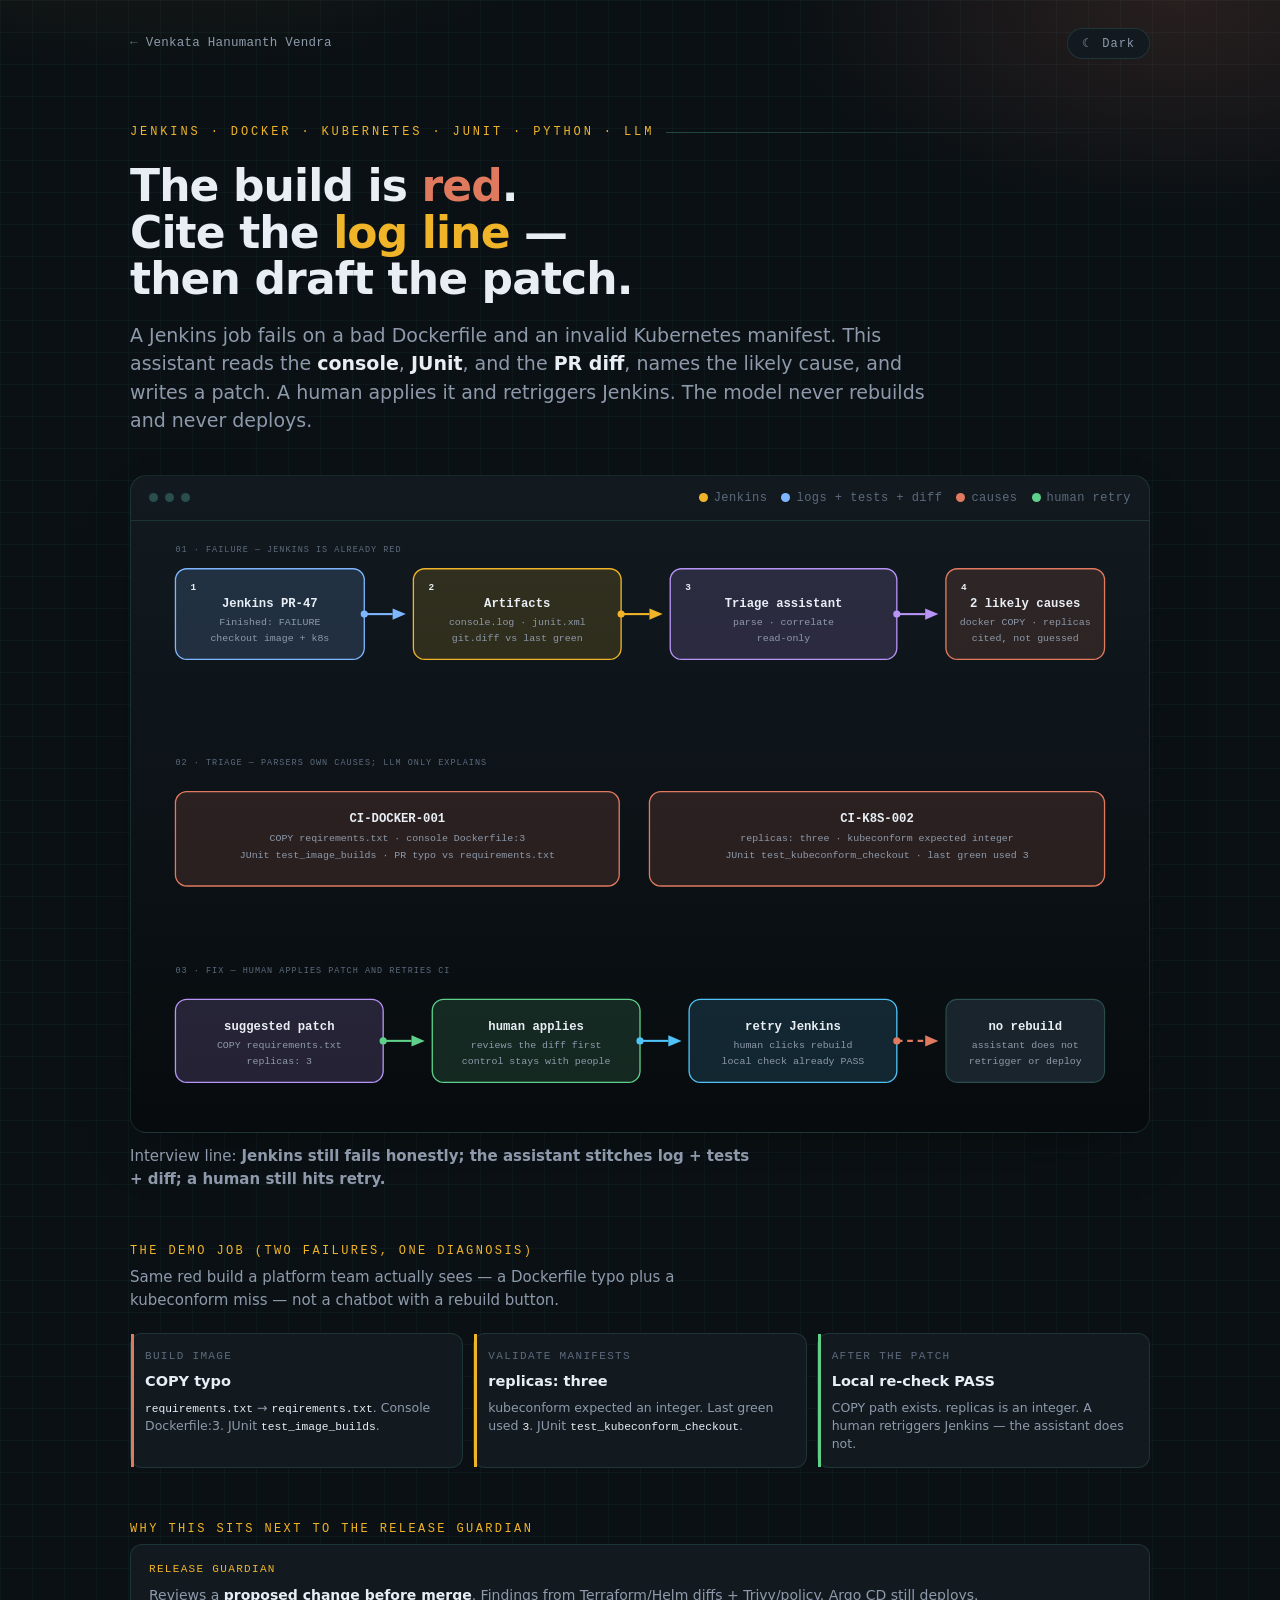
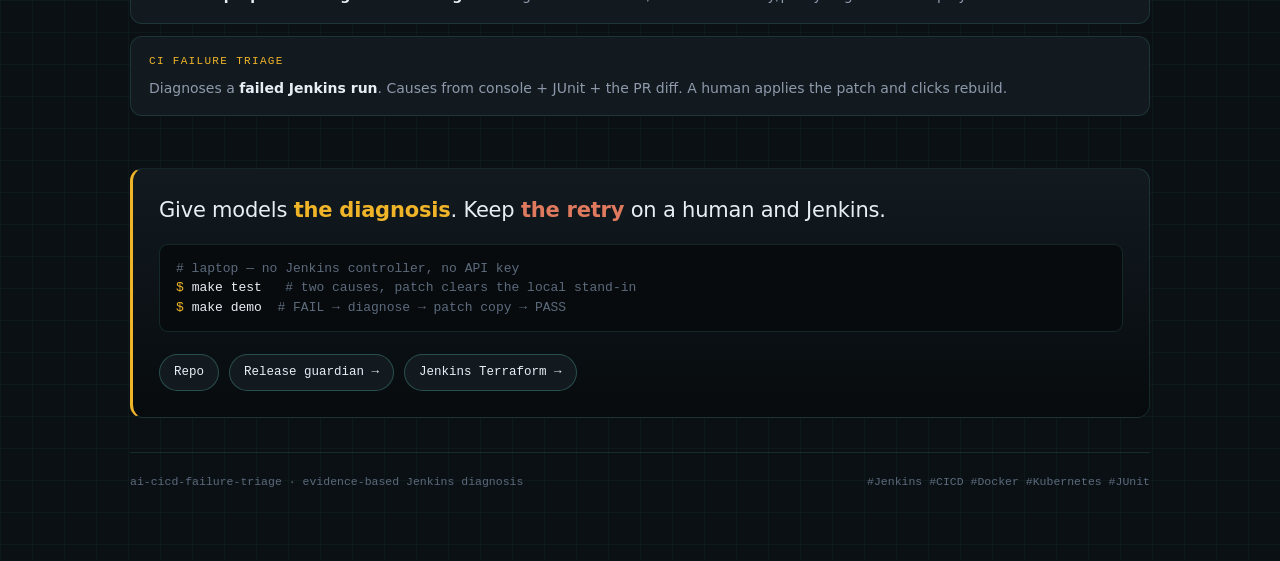
<file: cicd-failure-triage/index.html>
<!doctype html>
<html lang="en" data-theme="dark">
<head>
<meta charset="utf-8">
<meta name="viewport" content="width=device-width, initial-scale=1">
<meta name="color-scheme" content="dark light">

<title>AI CI/CD Failure Triage · Jenkins logs, tests, diffs | Venkata Hanumanth Vendra</title>
<meta name="description" content="A read-only assistant reads a failed Jenkins console, JUnit results, and the PR diff, cites the log lines, and drafts a patch. A human applies it and retriggers CI. The agent never rebuilds.">
<meta name="author" content="Venkata Hanumanth Vendra">
<link rel="canonical" href="https://hanumanthvendra.github.io/cicd-failure-triage/">
<meta name="robots" content="index, follow">

<meta property="og:type" content="article">
<meta property="og:site_name" content="Venkata Hanumanth Vendra">
<meta property="og:title" content="AI CI/CD Failure Triage: logs + tests + diff, then a patch">
<meta property="og:description" content="Jenkins goes red. The assistant cites the console line, the JUnit case, and the PR hunk — then drafts a fix. A human retriggers CI.">
<meta property="og:url" content="https://hanumanthvendra.github.io/cicd-failure-triage/">
<meta property="og:image" content="https://hanumanthvendra.github.io/assets/images/og-image.png">
<meta property="og:image:width" content="1200">
<meta property="og:image:height" content="630">
<meta name="twitter:card" content="summary_large_image">
<meta name="twitter:title" content="AI CI/CD Failure Triage · Jenkins logs, tests, diffs">
<meta name="twitter:description" content="Trace a red pipeline to the Dockerfile typo and the invalid replicas field. Draft a patch. Human retries Jenkins.">
<meta name="twitter:image" content="https://hanumanthvendra.github.io/assets/images/og-image.png">

<meta name="theme-color" content="#0a1014">
<link rel="icon" href="/assets/images/favicon.svg" type="image/svg+xml">

<script>
(function(){try{var t=localStorage.getItem('theme');
if(t!=='light'&&t!=='dark')t='dark';
document.documentElement.setAttribute('data-theme',t);}catch(e){}})();
</script>

<style>
  html { -webkit-text-size-adjust: 100%; }
  img, svg { max-width: 100%; }
  .topnav {
    max-width: 1100px; margin: 0 auto;
    padding: clamp(18px, 3vw, 28px) clamp(18px, 4vw, 40px) 0;
    display: flex; align-items: center; justify-content: space-between; gap: 12px;
    font-family: var(--mono); font-size: 12.5px;
  }
  .topnav .brand {
    color: var(--muted); text-decoration: none; letter-spacing: 0.02em;
    display: inline-flex; align-items: center; gap: 8px;
  }
  .topnav .brand:hover, .topnav .brand:focus-visible { color: var(--accent); }
  .topnav .brand .ar { color: var(--faint); }
  .theme-toggle {
    font-family: var(--mono); font-size: 12px; letter-spacing: 0.08em;
    color: var(--muted); background: var(--panel); border: 1px solid var(--hair);
    border-radius: 999px; padding: 7px 14px; cursor: pointer;
  }
  .theme-toggle:hover { color: var(--ink); border-color: var(--hair-strong); }
  :focus-visible { outline: 2px solid var(--accent); outline-offset: 3px; border-radius: 4px; }

  :root {
    --ground: #0a1014; --ground-2: #070b0e; --panel: #121a20; --panel-2: #1a242c;
    --hair: rgba(90, 190, 170, 0.16); --hair-strong: rgba(90, 190, 170, 0.32);
    --ink: #e8eef4; --muted: #8e9aab; --faint: #5c6a7c;
    --accent: #f0b429; --accent-dim: rgba(240, 180, 41, 0.14);
    --pr: #7eb6ff; --pr-dim: rgba(126, 182, 255, 0.16);
    --ci: #f0b429; --ci-dim: rgba(240, 180, 41, 0.14);
    --ai: #b794f6; --ai-dim: rgba(183, 148, 246, 0.16);
    --ok: #5fd08a; --ok-dim: rgba(95, 208, 138, 0.14);
    --no: #e07a5f; --no-dim: rgba(224, 122, 95, 0.14);
    --argo: #4fc3f7; --argo-dim: rgba(79, 195, 247, 0.14);
    --grid: rgba(90, 190, 170, 0.05); --shadow: rgba(0, 0, 0, 0.5);
    --mono: ui-monospace, "SF Mono", "JetBrains Mono", Menlo, Consolas, monospace;
    --sans: -apple-system, "Segoe UI", system-ui, "Helvetica Neue", Arial, sans-serif;
  }
  :root[data-theme="light"] {
    --ground: #eef4f2; --ground-2: #e3ece8; --panel: #fff; --panel-2: #f3f8f6;
    --hair: rgba(20, 90, 80, 0.16); --hair-strong: rgba(20, 90, 80, 0.28);
    --ink: #121820; --muted: #516074; --faint: #748297;
    --accent: #b45309; --accent-dim: rgba(180, 83, 9, 0.10);
    --pr: #1d4ed8; --pr-dim: rgba(29, 78, 216, 0.10);
    --ci: #b45309; --ci-dim: rgba(180, 83, 9, 0.10);
    --ai: #6d28d9; --ai-dim: rgba(109, 40, 217, 0.10);
    --ok: #15803d; --ok-dim: rgba(21, 128, 61, 0.10);
    --no: #c2410c; --no-dim: rgba(194, 65, 12, 0.10);
    --argo: #0284c7; --argo-dim: rgba(2, 132, 199, 0.10);
    --grid: rgba(20, 90, 80, 0.06); --shadow: rgba(20, 40, 70, 0.12);
  }
  * { box-sizing: border-box; }
  body {
    margin: 0;
    background:
      radial-gradient(1000px 520px at 12% -10%, var(--accent-dim), transparent 55%),
      radial-gradient(800px 420px at 92% 0%, var(--no-dim), transparent 50%),
      linear-gradient(var(--grid) 1px, transparent 1px) 0 0 / 100% 32px,
      linear-gradient(90deg, var(--grid) 1px, transparent 1px) 0 0 / 32px 100%,
      var(--ground);
    color: var(--ink); font-family: var(--sans);
    -webkit-font-smoothing: antialiased; line-height: 1.5;
  }
  .wrap {
    max-width: 1100px; margin: 0 auto;
    padding: clamp(28px, 5vw, 64px) clamp(18px, 4vw, 40px) 72px;
  }
  .eyebrow {
    font-family: var(--mono); font-size: 12px; letter-spacing: 0.24em;
    text-transform: uppercase; color: var(--accent);
    display: flex; align-items: center; gap: 12px; margin: 0 0 22px;
  }
  .eyebrow::after {
    content: ""; flex: 1; height: 1px;
    background: linear-gradient(90deg, var(--hair-strong), transparent);
  }
  h1 {
    font-size: clamp(28px, 5vw, 44px); line-height: 1.06;
    letter-spacing: -0.02em; font-weight: 800; margin: 0 0 18px;
    text-wrap: balance; max-width: 22ch;
  }
  h1 .em { color: var(--accent); }
  h1 .hi { color: var(--no); }
  .lede {
    font-size: clamp(16px, 2vw, 19px); color: var(--muted); max-width: 66ch; margin: 0;
  }
  .lede strong { color: var(--ink); font-weight: 600; }
  .lede code { font-family: var(--mono); font-size: 0.9em; color: var(--ink); }

  .diagram {
    margin: 40px 0 12px; border: 1px solid var(--hair); border-radius: 16px;
    background: linear-gradient(180deg, var(--panel), var(--ground-2));
    box-shadow: 0 24px 60px -30px var(--shadow); overflow: hidden;
  }
  .diagram-top {
    display: flex; align-items: center; justify-content: space-between; gap: 10px;
    padding: 13px 18px; border-bottom: 1px solid var(--hair);
    font-family: var(--mono); font-size: 12px; color: var(--faint);
    letter-spacing: 0.04em; flex-wrap: wrap;
  }
  .dots-tl { display: inline-flex; gap: 7px; }
  .dots-tl i { width: 9px; height: 9px; border-radius: 50%; background: var(--hair-strong); display: inline-block; }
  .legend { display: inline-flex; gap: 14px; align-items: center; flex-wrap: wrap; }
  .legend span { display: inline-flex; align-items: center; gap: 6px; }
  .legend b { width: 9px; height: 9px; border-radius: 50%; display: inline-block; }
  .svg-scroll { overflow-x: auto; padding: 10px clamp(6px, 2vw, 18px) 16px; }
  svg.arch { display: block; width: 100%; min-width: 800px; height: auto; }
  .node { fill: var(--panel-2); stroke: var(--hair-strong); stroke-width: 1.2; }
  .node-pr { fill: var(--pr-dim); stroke: var(--pr); stroke-width: 1.4; }
  .node-ci { fill: var(--ci-dim); stroke: var(--ci); stroke-width: 1.4; }
  .node-ai { fill: var(--ai-dim); stroke: var(--ai); stroke-width: 1.4; }
  .node-no { fill: var(--no-dim); stroke: var(--no); stroke-width: 1.4; }
  .node-ok { fill: var(--ok-dim); stroke: var(--ok); stroke-width: 1.4; }
  .node-argo { fill: var(--argo-dim); stroke: var(--argo); stroke-width: 1.4; }
  text { font-family: var(--mono); fill: var(--ink); }
  .t-title { font-size: 13px; font-weight: 650; }
  .t-sub { font-size: 10.5px; fill: var(--muted); }
  .t-tag { font-size: 9px; letter-spacing: 0.12em; fill: var(--faint); }
  .t-num { font-size: 10px; font-weight: 700; letter-spacing: 0.08em; }
  .wire { fill: none; stroke-width: 2.2; }
  .wire-pr { stroke: var(--pr); }
  .wire-ci { stroke: var(--ci); }
  .wire-ai { stroke: var(--ai); }
  .wire-ok { stroke: var(--ok); }
  .wire-no { stroke: var(--no); stroke-dasharray: 6 5; }
  .wire-argo { stroke: var(--argo); }
  .arr { stroke: none; }
  .arr-pr { fill: var(--pr); }
  .arr-ci { fill: var(--ci); }
  .arr-ai { fill: var(--ai); }
  .arr-ok { fill: var(--ok); }
  .arr-no { fill: var(--no); }
  .arr-argo { fill: var(--argo); }
  .dot { r: 3.8px; }
  .move { animation: travel 2.8s linear infinite; }
  @keyframes travel { from { offset-distance: 0%; } to { offset-distance: 100%; } }

  .section-h {
    font-family: var(--mono); font-size: 12px; letter-spacing: 0.2em;
    text-transform: uppercase; color: var(--accent); margin: 52px 0 6px;
  }
  .section-lede { color: var(--muted); margin: 0 0 22px; max-width: 66ch; font-size: 15px; }
  .steps { display: grid; grid-template-columns: repeat(3, 1fr); gap: 10px; }
  .step {
    border: 1px solid var(--hair); border-radius: 12px; background: var(--panel);
    padding: 14px; position: relative;
  }
  .step::before { content: ""; position: absolute; inset: 0 auto 0 0; width: 3px; background: var(--accent); }
  .step.pr::before { background: var(--pr); }
  .step.ci::before { background: var(--ci); }
  .step.ai::before { background: var(--ai); }
  .step.no::before { background: var(--no); }
  .step.ok::before { background: var(--ok); }
  .step.argo::before { background: var(--argo); }
  .step .n {
    font-family: var(--mono); font-size: 11px; letter-spacing: 0.12em;
    text-transform: uppercase; color: var(--faint); display: block; margin-bottom: 6px;
  }
  .step h3 { margin: 0 0 6px; font-size: 14.5px; font-weight: 700; }
  .step p { margin: 0; color: var(--muted); font-size: 12.5px; line-height: 1.45; }
  .step p code { font-family: var(--mono); color: var(--ink); font-size: 0.9em; }
  .qa-item {
    border: 1px solid var(--hair); border-radius: 12px; background: var(--panel);
    padding: 16px 18px; margin-bottom: 12px;
  }
  .qa-item .q {
    font-family: var(--mono); font-size: 11px; letter-spacing: 0.12em;
    text-transform: uppercase; color: var(--accent); margin: 0 0 8px;
  }
  .qa-item .a { margin: 0; color: var(--muted); font-size: 14px; line-height: 1.55; }
  .qa-item .a strong { color: var(--ink); font-weight: 600; }
  .qa-item .a code { font-family: var(--mono); color: var(--ink); font-size: 0.9em; }
  .thesis {
    margin-top: 52px; border: 1px solid var(--hair); border-left: 3px solid var(--accent);
    border-radius: 13px; background: linear-gradient(180deg, var(--panel), var(--ground-2));
    padding: 26px;
  }
  .thesis p {
    margin: 0; font-size: clamp(17px, 2.2vw, 21px); line-height: 1.45;
    letter-spacing: -0.01em; max-width: 56ch;
  }
  .thesis .k { color: var(--accent); font-weight: 600; }
  .thesis .a { color: var(--no); font-weight: 600; }
  .run {
    margin-top: 18px; font-family: var(--mono); font-size: 13px;
    background: var(--ground-2); border: 1px solid var(--hair);
    border-radius: 9px; padding: 14px 16px; color: var(--muted); overflow-x: auto;
  }
  .run .p { color: var(--accent); user-select: none; }
  .run .c { color: var(--ink); }
  .run .cm { color: var(--faint); }
  .run div { white-space: nowrap; }
  .links { margin-top: 22px; display: flex; flex-wrap: wrap; gap: 10px; }
  .links a {
    font-family: var(--mono); font-size: 12.5px; color: var(--ink); text-decoration: none;
    border: 1px solid var(--hair-strong); background: var(--panel);
    border-radius: 999px; padding: 8px 14px;
  }
  .links a:hover { border-color: var(--accent); color: var(--accent); }
  footer {
    margin-top: 34px; padding-top: 20px; border-top: 1px solid var(--hair);
    display: flex; justify-content: space-between; gap: 12px; flex-wrap: wrap;
    font-family: var(--mono); font-size: 11.5px; color: var(--faint);
  }
  @media (max-width: 820px) { .steps { grid-template-columns: 1fr; } }
  @media (prefers-reduced-motion: reduce) {
    .move { animation: none !important; offset-distance: 55%; }
  }
</style>
</head>
<body>

<nav class="topnav" aria-label="Site">
  <a class="brand" href="/"><span class="ar">←</span> Venkata Hanumanth Vendra</a>
  <button class="theme-toggle" id="themeBtn" type="button" aria-label="Toggle light or dark theme">
    <span id="themeIc">☾</span> <span id="themeLbl">Dark</span>
  </button>
</nav>

<div class="wrap">
  <header>
    <p class="eyebrow">Jenkins · Docker · Kubernetes · JUnit · Python · LLM</p>
    <h1>The build is <span class="hi">red</span>. Cite the <span class="em">log line</span> — then draft the patch.</h1>
    <p class="lede">A Jenkins job fails on a bad Dockerfile and an invalid Kubernetes manifest. This assistant reads the <strong>console</strong>, <strong>JUnit</strong>, and the <strong>PR diff</strong>, names the likely cause, and writes a patch. A human applies it and retriggers Jenkins. The model never rebuilds and never deploys.</p>
  </header>

  <div class="diagram">
    <div class="diagram-top">
      <span class="dots-tl"><i></i><i></i><i></i></span>
      <span class="legend">
        <span><b style="background:var(--ci)"></b> Jenkins</span>
        <span><b style="background:var(--pr)"></b> logs + tests + diff</span>
        <span><b style="background:var(--no)"></b> causes</span>
        <span><b style="background:var(--ok)"></b> human retry</span>
      </span>
    </div>
    <div class="svg-scroll">
      <svg class="arch" viewBox="0 0 1040 620" role="img"
           aria-label="A failed Jenkins job produces a console log, JUnit results, and a git diff. A read-only triage assistant correlates them, cites log lines, and drafts a patch. A human applies it and retriggers Jenkins.">
        <text class="t-tag" x="28" y="22">01 · FAILURE — JENKINS IS ALREADY RED</text>
        <text class="t-tag" x="28" y="248">02 · TRIAGE — PARSERS OWN CAUSES; LLM ONLY EXPLAINS</text>
        <text class="t-tag" x="28" y="468">03 · FIX — HUMAN APPLIES PATCH AND RETRIES CI</text>

        <rect class="node-pr" x="28" y="40" width="200" height="96" rx="12"/>
        <text class="t-num" x="44" y="62" fill="var(--pr)">1</text>
        <text class="t-title" x="128" y="80" text-anchor="middle">Jenkins PR-47</text>
        <text class="t-sub" x="128" y="100" text-anchor="middle">Finished: FAILURE</text>
        <text class="t-sub" x="128" y="116" text-anchor="middle">checkout image + k8s</text>

        <path class="wire wire-pr" d="M228,88 L258,88"/>
        <polygon class="arr arr-pr" points="258,82 272,88 258,94"/>

        <rect class="node-ci" x="280" y="40" width="220" height="96" rx="12"/>
        <text class="t-num" x="296" y="62" fill="var(--ci)">2</text>
        <text class="t-title" x="390" y="80" text-anchor="middle" fill="var(--ci)">Artifacts</text>
        <text class="t-sub" x="390" y="100" text-anchor="middle">console.log · junit.xml</text>
        <text class="t-sub" x="390" y="116" text-anchor="middle">git.diff vs last green</text>

        <path class="wire wire-ci" d="M500,88 L530,88"/>
        <polygon class="arr arr-ci" points="530,82 544,88 530,94"/>

        <rect class="node-ai" x="552" y="40" width="240" height="96" rx="12"/>
        <text class="t-num" x="568" y="62" fill="var(--ai)">3</text>
        <text class="t-title" x="672" y="80" text-anchor="middle" fill="var(--ai)">Triage assistant</text>
        <text class="t-sub" x="672" y="100" text-anchor="middle">parse · correlate</text>
        <text class="t-sub" x="672" y="116" text-anchor="middle">read-only</text>

        <path class="wire wire-ai" d="M792,88 L822,88"/>
        <polygon class="arr arr-ai" points="822,82 836,88 822,94"/>

        <rect class="node-no" x="844" y="40" width="168" height="96" rx="12"/>
        <text class="t-num" x="860" y="62" fill="var(--no)">4</text>
        <text class="t-title" x="928" y="80" text-anchor="middle" fill="var(--no)">2 likely causes</text>
        <text class="t-sub" x="928" y="100" text-anchor="middle">docker COPY · replicas</text>
        <text class="t-sub" x="928" y="116" text-anchor="middle">cited, not guessed</text>

        <rect class="node-no" x="28" y="276" width="470" height="100" rx="12"/>
        <text class="t-title" x="263" y="308" text-anchor="middle" fill="var(--no)">CI-DOCKER-001</text>
        <text class="t-sub" x="263" y="328" text-anchor="middle">COPY reqirements.txt · console Dockerfile:3</text>
        <text class="t-sub" x="263" y="346" text-anchor="middle">JUnit test_image_builds · PR typo vs requirements.txt</text>

        <rect class="node-no" x="530" y="276" width="482" height="100" rx="12"/>
        <text class="t-title" x="771" y="308" text-anchor="middle" fill="var(--no)">CI-K8S-002</text>
        <text class="t-sub" x="771" y="328" text-anchor="middle">replicas: three · kubeconform expected integer</text>
        <text class="t-sub" x="771" y="346" text-anchor="middle">JUnit test_kubeconform_checkout · last green used 3</text>

        <rect class="node-ai" x="28" y="496" width="220" height="88" rx="12"/>
        <text class="t-title" x="138" y="528" text-anchor="middle" fill="var(--ai)">suggested patch</text>
        <text class="t-sub" x="138" y="548" text-anchor="middle">COPY requirements.txt</text>
        <text class="t-sub" x="138" y="564" text-anchor="middle">replicas: 3</text>

        <path class="wire wire-ok" d="M248,540 L278,540"/>
        <polygon class="arr arr-ok" points="278,534 292,540 278,546"/>

        <rect class="node-ok" x="300" y="496" width="220" height="88" rx="12"/>
        <text class="t-title" x="410" y="528" text-anchor="middle" fill="var(--ok)">human applies</text>
        <text class="t-sub" x="410" y="548" text-anchor="middle">reviews the diff first</text>
        <text class="t-sub" x="410" y="564" text-anchor="middle">control stays with people</text>

        <path class="wire wire-argo" d="M520,540 L550,540"/>
        <polygon class="arr arr-argo" points="550,534 564,540 550,546"/>

        <rect class="node-argo" x="572" y="496" width="220" height="88" rx="12"/>
        <text class="t-title" x="682" y="528" text-anchor="middle" fill="var(--argo)">retry Jenkins</text>
        <text class="t-sub" x="682" y="548" text-anchor="middle">human clicks rebuild</text>
        <text class="t-sub" x="682" y="564" text-anchor="middle">local check already PASS</text>

        <path class="wire wire-no" d="M792,540 L822,540"/>
        <polygon class="arr arr-no" points="822,534 836,540 822,546"/>

        <rect class="node" x="844" y="496" width="168" height="88" rx="12"/>
        <text class="t-title" x="928" y="528" text-anchor="middle">no rebuild</text>
        <text class="t-sub" x="928" y="548" text-anchor="middle">assistant does not</text>
        <text class="t-sub" x="928" y="564" text-anchor="middle">retrigger or deploy</text>

        <circle class="dot move" fill="var(--pr)" style="offset-path:path('M228,88 L272,88');animation-delay:0s"/>
        <circle class="dot move" fill="var(--ci)" style="offset-path:path('M500,88 L544,88');animation-delay:-.7s"/>
        <circle class="dot move" fill="var(--ai)" style="offset-path:path('M792,88 L836,88');animation-delay:-1.4s"/>
        <circle class="dot move" fill="var(--ok)" style="offset-path:path('M248,540 L292,540');animation-delay:-.3s"/>
        <circle class="dot move" fill="var(--argo)" style="offset-path:path('M520,540 L564,540');animation-delay:-1.1s"/>
        <circle class="dot move" fill="var(--no)" style="offset-path:path('M792,540 L836,540');animation-delay:-1.9s"/>
      </svg>
    </div>
  </div>
  <p class="section-lede" style="margin-top:10px">Interview line: <strong>Jenkins still fails honestly; the assistant stitches log + tests + diff; a human still hits retry.</strong></p>

  <p class="section-h">The demo job (two failures, one diagnosis)</p>
  <p class="section-lede">Same red build a platform team actually sees — a Dockerfile typo plus a kubeconform miss — not a chatbot with a rebuild button.</p>
  <div class="steps">
    <article class="step no">
      <span class="n">Build image</span>
      <h3>COPY typo</h3>
      <p><code>requirements.txt</code> → <code>reqirements.txt</code>. Console Dockerfile:3. JUnit <code>test_image_builds</code>.</p>
    </article>
    <article class="step ci">
      <span class="n">Validate manifests</span>
      <h3>replicas: three</h3>
      <p>kubeconform expected an integer. Last green used <code>3</code>. JUnit <code>test_kubeconform_checkout</code>.</p>
    </article>
    <article class="step ok">
      <span class="n">After the patch</span>
      <h3>Local re-check PASS</h3>
      <p>COPY path exists. replicas is an integer. A human retriggers Jenkins — the assistant does not.</p>
    </article>
  </div>

  <p class="section-h">Why this sits next to the release guardian</p>
  <div class="qa-item">
    <p class="q">Release guardian</p>
    <p class="a">Reviews a <strong>proposed change before merge</strong>. Findings from Terraform/Helm diffs + Trivy/policy. Argo CD still deploys.</p>
  </div>
  <div class="qa-item">
    <p class="q">CI failure triage</p>
    <p class="a">Diagnoses a <strong>failed Jenkins run</strong>. Causes from console + JUnit + the PR diff. A human applies the patch and clicks rebuild.</p>
  </div>

  <div class="thesis">
    <p>Give models <span class="k">the diagnosis</span>. Keep <span class="a">the retry</span> on a human and Jenkins.</p>
    <div class="run">
      <div><span class="cm"># laptop — no Jenkins controller, no API key</span></div>
      <div><span class="p">$</span> <span class="c">make test</span>&nbsp;&nbsp;&nbsp;<span class="cm"># two causes, patch clears the local stand-in</span></div>
      <div><span class="p">$</span> <span class="c">make demo</span>&nbsp;&nbsp;<span class="cm"># FAIL → diagnose → patch copy → PASS</span></div>
    </div>
    <div class="links">
      <a href="https://github.com/hanumanthvendra/ai-cicd-failure-triage" rel="noopener">Repo</a>
      <a href="/gitops-release-guardian/">Release guardian →</a>
      <a href="/terraform-ci-jenkins/">Jenkins Terraform →</a>
    </div>
  </div>

  <footer>
    <span>ai-cicd-failure-triage · evidence-based Jenkins diagnosis</span>
    <span>#Jenkins #CICD #Docker #Kubernetes #JUnit</span>
  </footer>
</div>

<script>
(function () {
  var btn = document.getElementById('themeBtn');
  var ic = document.getElementById('themeIc');
  var lbl = document.getElementById('themeLbl');
  function paint(t) {
    document.documentElement.setAttribute('data-theme', t);
    ic.textContent = t === 'dark' ? '☾' : '☀';
    lbl.textContent = t === 'dark' ? 'Dark' : 'Light';
    btn.setAttribute('aria-pressed', t === 'dark' ? 'true' : 'false');
  }
  var cur = document.documentElement.getAttribute('data-theme') || 'dark';
  paint(cur);
  btn.addEventListener('click', function () {
    cur = cur === 'dark' ? 'light' : 'dark';
    try { localStorage.setItem('theme', cur); } catch (e) {}
    paint(cur);
  });
})();
</script>
</body>
</html>
</file>
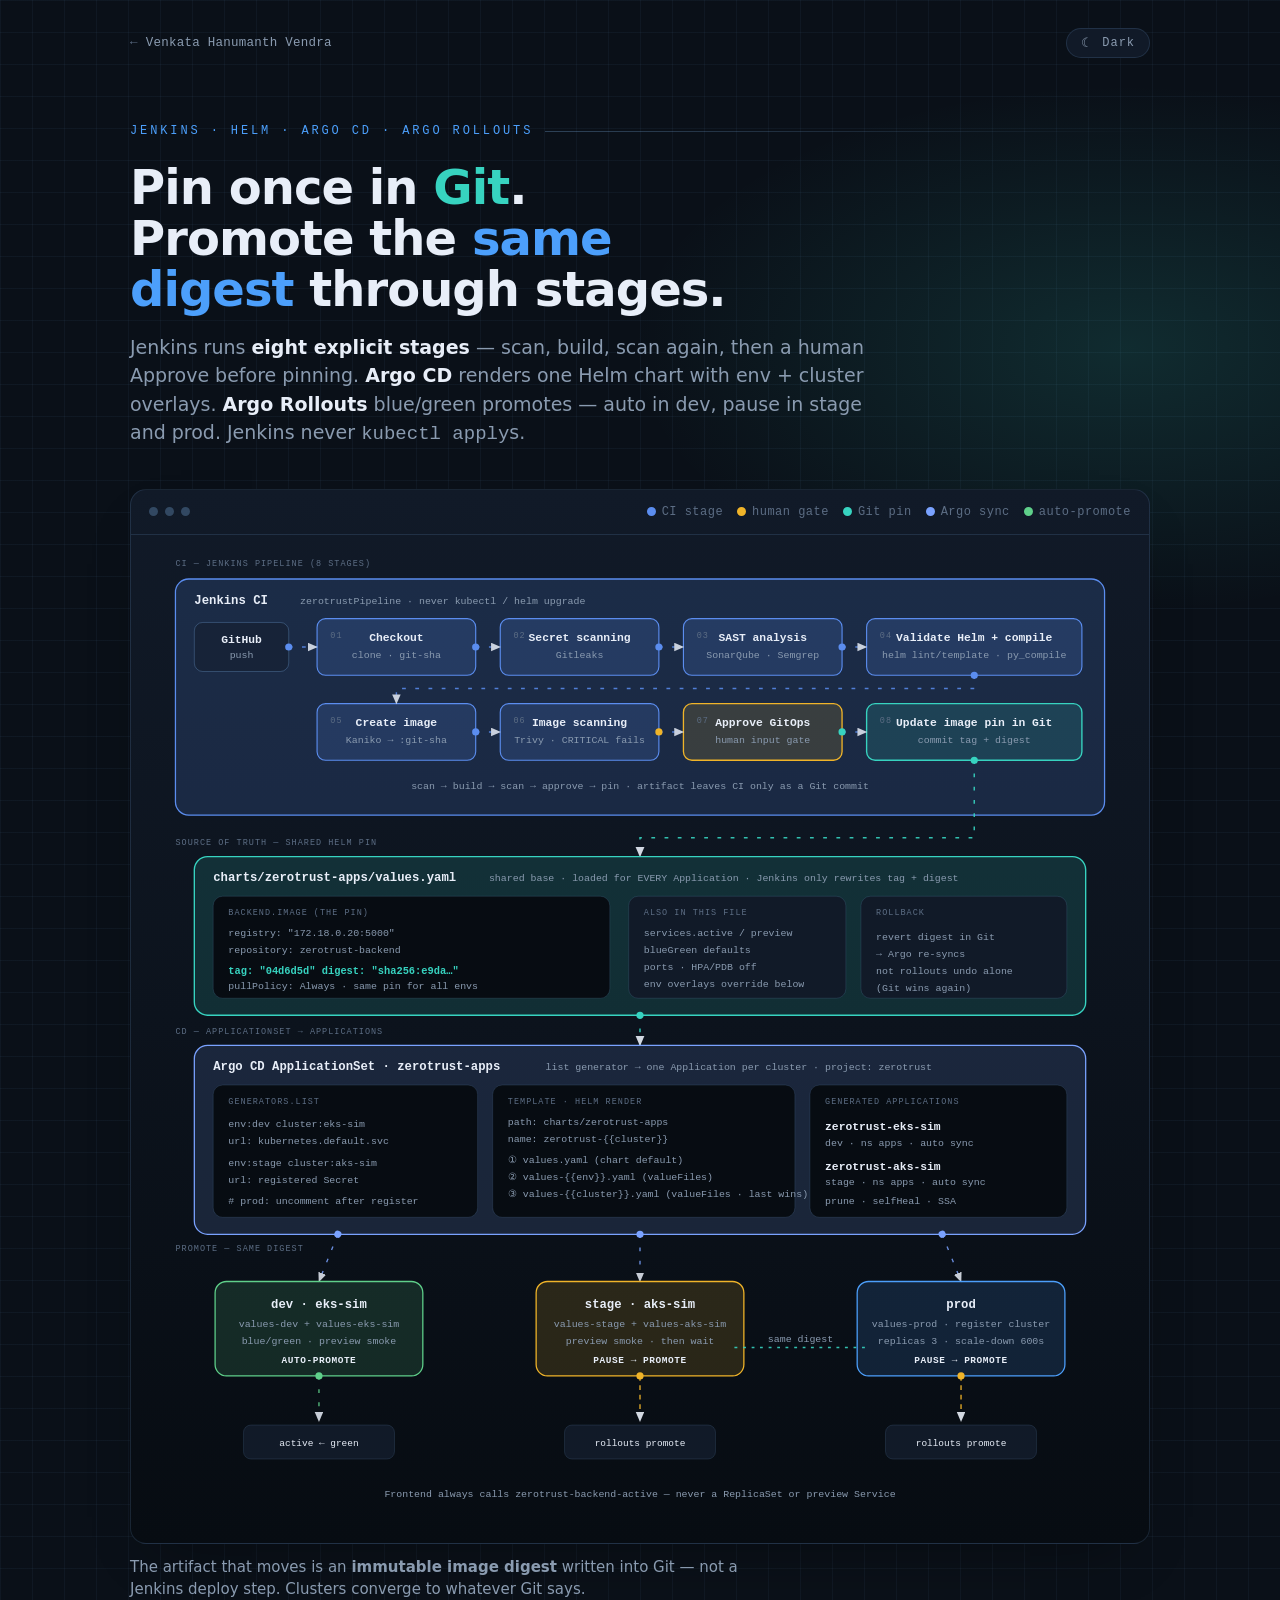
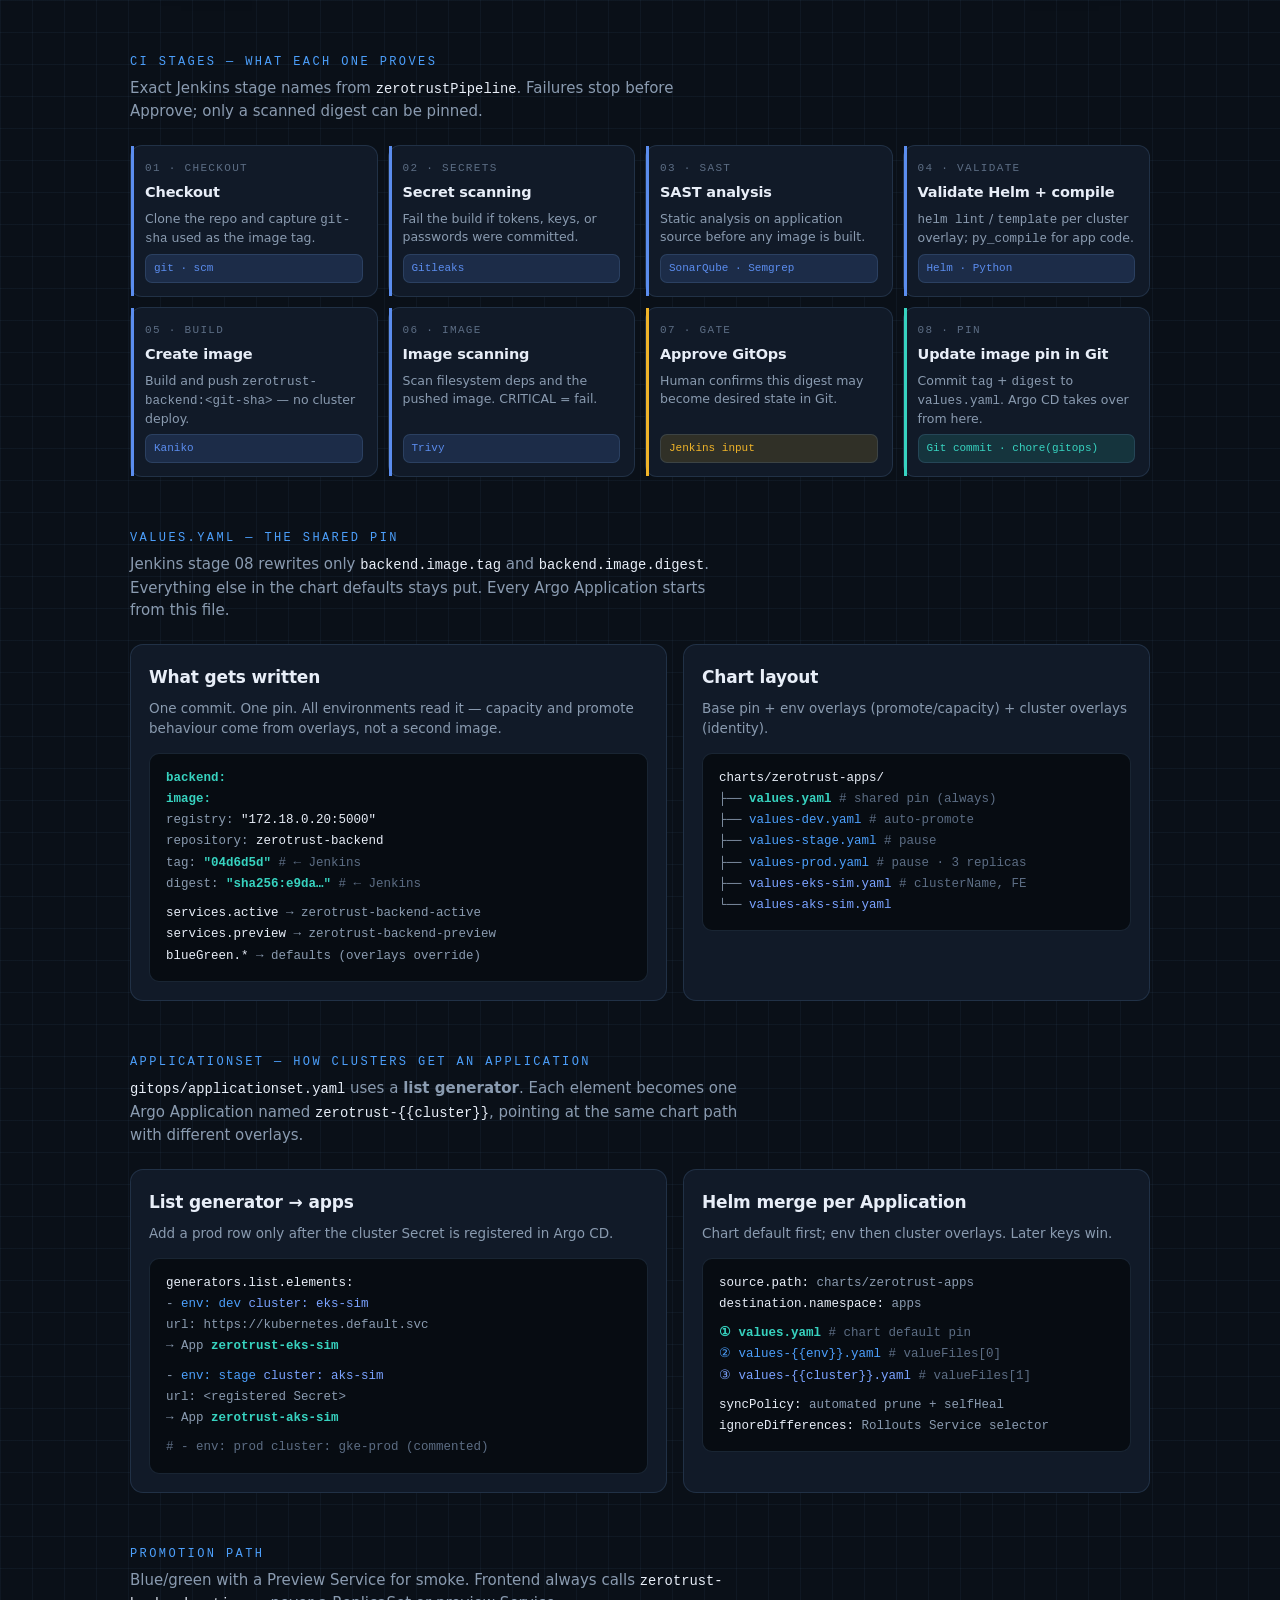
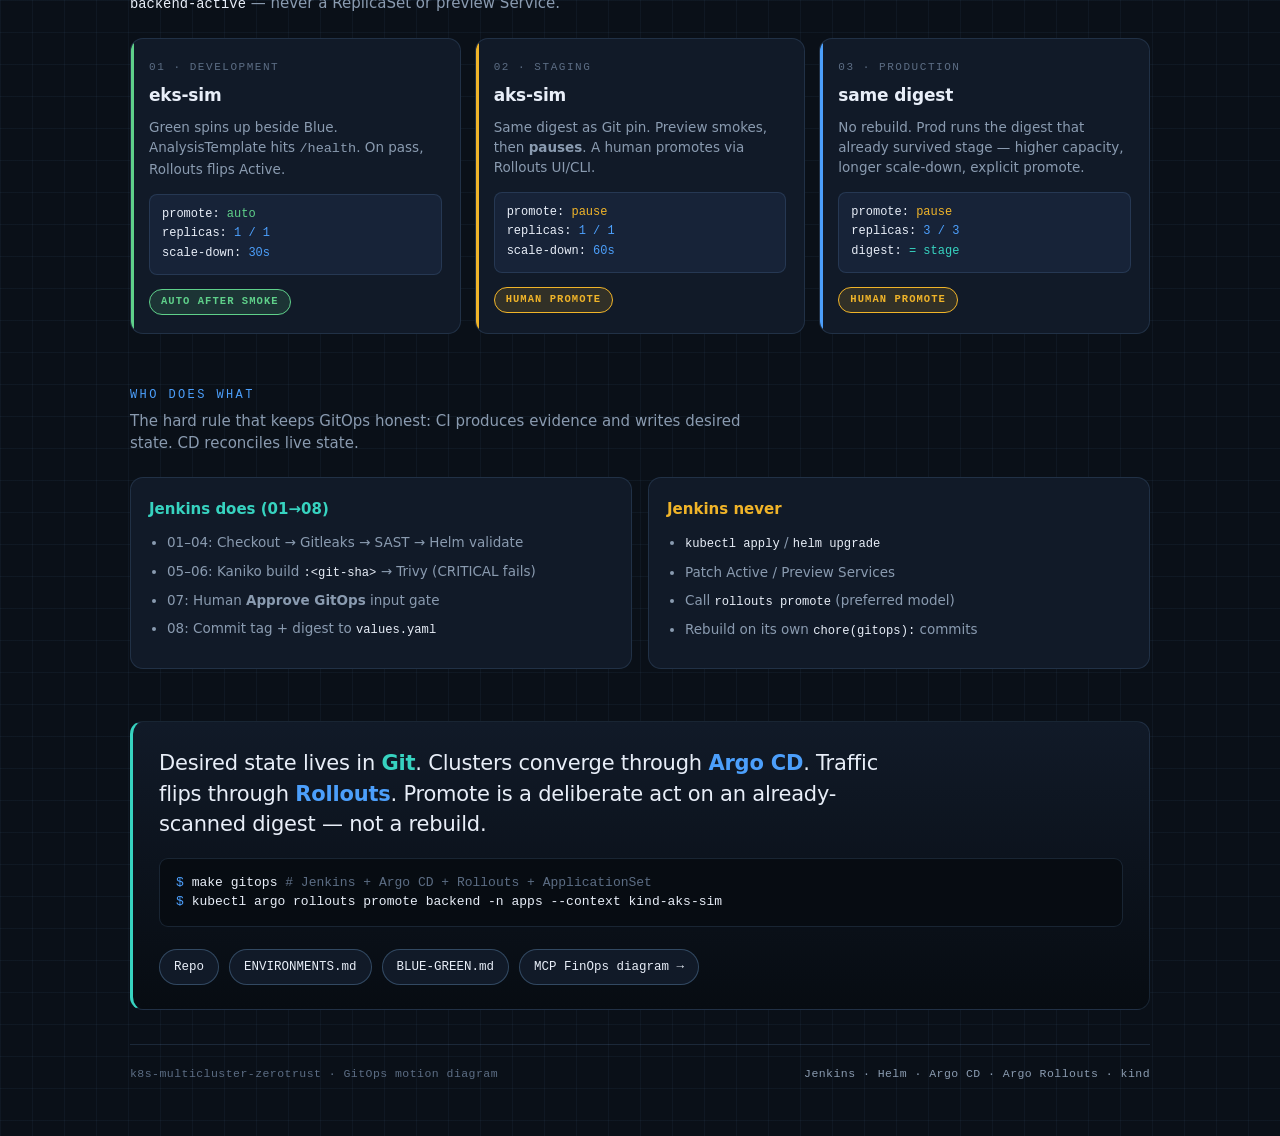
<file: gitops-argocd-helm/index.html>
<!doctype html>
<html lang="en" data-theme="dark">
<head>
<meta charset="utf-8">
<meta name="viewport" content="width=device-width, initial-scale=1">
<meta name="color-scheme" content="dark light">

<title>GitOps CI/CD — Jenkins · Helm · Argo CD · Rollouts | Venkata Hanumanth Vendra</title>
<meta name="description" content="Motion diagram of a real GitOps path: Jenkins builds and pins an image digest in Git; Argo CD ApplicationSet renders one Helm chart across env+cluster overlays; Argo Rollouts blue/green promotes through dev → stage → prod.">
<meta name="author" content="Venkata Hanumanth Vendra">
<link rel="canonical" href="https://hanumanthvendra.github.io/gitops-argocd-helm/">
<meta name="robots" content="index, follow">

<meta property="og:type" content="article">
<meta property="og:site_name" content="Venkata Hanumanth Vendra">
<meta property="og:title" content="GitOps CI/CD: pin once in Git, promote the same digest through stages">
<meta property="og:description" content="Jenkins never kubectl-applies. Git holds the image pin. Argo CD syncs Helm overlays. Argo Rollouts blue/green promotes — auto in dev, pause in stage and prod.">
<meta property="og:url" content="https://hanumanthvendra.github.io/gitops-argocd-helm/">
<meta property="og:image" content="https://hanumanthvendra.github.io/assets/images/og-image.png">
<meta property="og:image:width" content="1200">
<meta property="og:image:height" content="630">
<meta name="twitter:card" content="summary_large_image">
<meta name="twitter:title" content="GitOps CI/CD — Jenkins · Helm · Argo CD · Rollouts">
<meta name="twitter:description" content="Pin an immutable digest in Git. Argo CD renders env+cluster Helm overlays. Rollouts promote the same artifact through stages.">
<meta name="twitter:image" content="https://hanumanthvendra.github.io/assets/images/og-image.png">

<meta name="theme-color" content="#0a1018">
<link rel="icon" href="/assets/images/favicon.svg" type="image/svg+xml">

<script>
(function(){try{var t=localStorage.getItem('theme');
if(t!=='light'&&t!=='dark')t='dark';
document.documentElement.setAttribute('data-theme',t);}catch(e){}})();
</script>

<style>
  html { -webkit-text-size-adjust: 100%; }
  img, svg { max-width: 100%; }

  .topnav {
    max-width: 1100px;
    margin: 0 auto;
    padding: clamp(18px, 3vw, 28px) clamp(18px, 4vw, 40px) 0;
    display: flex;
    align-items: center;
    justify-content: space-between;
    gap: 12px;
    font-family: var(--mono);
    font-size: 12.5px;
  }
  .topnav .brand {
    color: var(--muted);
    text-decoration: none;
    letter-spacing: 0.02em;
    display: inline-flex;
    align-items: center;
    gap: 8px;
    transition: color .15s ease;
  }
  .topnav .brand:hover, .topnav .brand:focus-visible { color: var(--accent); }
  .topnav .brand .ar { color: var(--faint); }
  .theme-toggle {
    font-family: var(--mono);
    font-size: 12px;
    letter-spacing: 0.08em;
    color: var(--muted);
    background: var(--panel);
    border: 1px solid var(--hair);
    border-radius: 999px;
    padding: 7px 14px;
    cursor: pointer;
    display: inline-flex;
    align-items: center;
    gap: 8px;
    transition: border-color .15s ease, color .15s ease;
  }
  .theme-toggle:hover, .theme-toggle:focus-visible {
    color: var(--ink);
    border-color: var(--hair-strong);
  }
  .theme-toggle .ic { font-size: 13px; line-height: 1; }
  :focus-visible { outline: 2px solid var(--accent); outline-offset: 3px; border-radius: 4px; }
</style>
</head>
<body>

<nav class="topnav" aria-label="Site">
  <a class="brand" href="/"><span class="ar">←</span> Venkata Hanumanth Vendra</a>
  <button class="theme-toggle" id="themeBtn" type="button" aria-label="Toggle light or dark theme">
    <span class="ic" id="themeIc">☾</span><span id="themeLbl">Dark</span>
  </button>
</nav>

<style>
  :root {
    --ground: #0a1018;
    --ground-2: #070c12;
    --panel: #111a28;
    --panel-2: #172338;
    --hair: rgba(120, 170, 220, 0.16);
    --hair-strong: rgba(120, 170, 220, 0.32);
    --ink: #e8eef8;
    --muted: #8a9bb0;
    --faint: #5c6d84;
    --accent: #4c9ffb;
    --accent-dim: rgba(76, 159, 251, 0.14);
    --ci: #5b8def;
    --ci-dim: rgba(91, 141, 239, 0.16);
    --git: #37d3c0;
    --git-dim: rgba(55, 211, 192, 0.14);
    --argo: #7aa2ff;
    --argo-dim: rgba(122, 162, 255, 0.14);
    --promote: #f0b429;
    --promote-dim: rgba(240, 180, 41, 0.14);
    --allow: #5fd08a;
    --allow-dim: rgba(95, 208, 138, 0.14);
    --pause: #f0b429;
    --pause-dim: rgba(240, 180, 41, 0.14);
    --grid: rgba(120, 170, 220, 0.055);
    --shadow: rgba(0, 0, 0, 0.45);

    --mono: ui-monospace, "SF Mono", "JetBrains Mono", "Menlo", "Consolas", monospace;
    --sans: -apple-system, "Segoe UI", system-ui, "Helvetica Neue", Arial, sans-serif;
  }

  @media (prefers-color-scheme: light) {
    :root {
      --ground: #eef2f8;
      --ground-2: #e4eaf3;
      --panel: #ffffff;
      --panel-2: #f3f6fb;
      --hair: rgba(30, 80, 150, 0.16);
      --hair-strong: rgba(30, 80, 150, 0.28);
      --ink: #0f1a2e;
      --muted: #4a5a75;
      --faint: #6b7890;
      --accent: #1f6fe0;
      --accent-dim: rgba(31, 111, 224, 0.10);
      --ci: #2a63c7;
      --ci-dim: rgba(42, 99, 199, 0.10);
      --git: #0aa896;
      --git-dim: rgba(10, 168, 150, 0.10);
      --argo: #3b6fd9;
      --argo-dim: rgba(59, 111, 217, 0.10);
      --promote: #b8860b;
      --promote-dim: rgba(184, 134, 11, 0.10);
      --allow: #1e9b5c;
      --allow-dim: rgba(30, 155, 92, 0.10);
      --pause: #b8860b;
      --pause-dim: rgba(184, 134, 11, 0.10);
      --grid: rgba(30, 80, 150, 0.06);
      --shadow: rgba(16, 26, 46, 0.12);
    }
  }
  :root[data-theme="dark"] {
    --ground: #0a1018; --ground-2: #070c12; --panel: #111a28; --panel-2: #172338;
    --hair: rgba(120,170,220,.16); --hair-strong: rgba(120,170,220,.32);
    --ink: #e8eef8; --muted: #8a9bb0; --faint: #5c6d84;
    --accent: #4c9ffb; --accent-dim: rgba(76,159,251,.14);
    --ci: #5b8def; --ci-dim: rgba(91,141,239,.16);
    --git: #37d3c0; --git-dim: rgba(55,211,192,.14);
    --argo: #7aa2ff; --argo-dim: rgba(122,162,255,.14);
    --promote: #f0b429; --promote-dim: rgba(240,180,41,.14);
    --allow: #5fd08a; --allow-dim: rgba(95,208,138,.14);
    --pause: #f0b429; --pause-dim: rgba(240,180,41,.14);
    --grid: rgba(120,170,220,.055); --shadow: rgba(0,0,0,.45);
  }
  :root[data-theme="light"] {
    --ground: #eef2f8; --ground-2: #e4eaf3; --panel: #fff; --panel-2: #f3f6fb;
    --hair: rgba(30,80,150,.16); --hair-strong: rgba(30,80,150,.28);
    --ink: #0f1a2e; --muted: #4a5a75; --faint: #6b7890;
    --accent: #1f6fe0; --accent-dim: rgba(31,111,224,.10);
    --ci: #2a63c7; --ci-dim: rgba(42,99,199,.10);
    --git: #0aa896; --git-dim: rgba(10,168,150,.10);
    --argo: #3b6fd9; --argo-dim: rgba(59,111,217,.10);
    --promote: #b8860b; --promote-dim: rgba(184,134,11,.10);
    --allow: #1e9b5c; --allow-dim: rgba(30,155,92,.10);
    --pause: #b8860b; --pause-dim: rgba(184,134,11,.10);
    --grid: rgba(30,80,150,.06); --shadow: rgba(16,26,46,.12);
  }

  * { box-sizing: border-box; }

  body {
    margin: 0;
    background:
      radial-gradient(1100px 560px at 18% -8%, var(--accent-dim), transparent 58%),
      radial-gradient(900px 480px at 88% 8%, var(--git-dim), transparent 55%),
      linear-gradient(var(--grid) 1px, transparent 1px) 0 0 / 100% 32px,
      linear-gradient(90deg, var(--grid) 1px, transparent 1px) 0 0 / 32px 100%,
      var(--ground);
    color: var(--ink);
    font-family: var(--sans);
    -webkit-font-smoothing: antialiased;
    line-height: 1.5;
  }

  .wrap {
    max-width: 1100px;
    margin: 0 auto;
    padding: clamp(28px, 5vw, 64px) clamp(18px, 4vw, 40px) 72px;
  }

  .eyebrow {
    font-family: var(--mono);
    font-size: 12px;
    letter-spacing: 0.24em;
    text-transform: uppercase;
    color: var(--accent);
    display: flex;
    align-items: center;
    gap: 12px;
    margin: 0 0 22px;
  }
  .eyebrow::after {
    content: "";
    flex: 1;
    height: 1px;
    background: linear-gradient(90deg, var(--hair-strong), transparent);
  }
  h1 {
    font-size: clamp(28px, 5vw, 48px);
    line-height: 1.06;
    letter-spacing: -0.02em;
    font-weight: 800;
    margin: 0 0 18px;
    text-wrap: balance;
    max-width: 22ch;
  }
  h1 .em { color: var(--git); }
  h1 .hi { color: var(--accent); }
  .lede {
    font-size: clamp(16px, 2vw, 19px);
    color: var(--muted);
    max-width: 64ch;
    margin: 0;
  }
  .lede strong { color: var(--ink); font-weight: 600; }

  .diagram {
    margin: 40px 0 12px;
    border: 1px solid var(--hair);
    border-radius: 16px;
    background: linear-gradient(180deg, var(--panel), var(--ground-2));
    box-shadow: 0 24px 60px -30px var(--shadow);
    overflow: hidden;
  }
  .diagram-top {
    display: flex;
    align-items: center;
    justify-content: space-between;
    gap: 10px;
    padding: 13px 18px;
    border-bottom: 1px solid var(--hair);
    font-family: var(--mono);
    font-size: 12px;
    color: var(--faint);
    letter-spacing: 0.04em;
    flex-wrap: wrap;
  }
  .dots-tl { display: inline-flex; gap: 7px; }
  .dots-tl i { width: 9px; height: 9px; border-radius: 50%; background: var(--hair-strong); display: inline-block; }
  .legend { display: inline-flex; gap: 14px; align-items: center; flex-wrap: wrap; }
  .legend span { display: inline-flex; align-items: center; gap: 6px; }
  .legend b { width: 9px; height: 9px; border-radius: 50%; display: inline-block; }
  .svg-scroll { overflow-x: auto; padding: 10px clamp(6px, 2vw, 18px) 16px; }
  svg.arch { display: block; width: 100%; min-width: 760px; height: auto; }

  .node { fill: var(--panel-2); stroke: var(--hair-strong); stroke-width: 1; }
  .node-ci { fill: var(--ci-dim); stroke: var(--ci); stroke-width: 1.35; }
  .node-git { fill: var(--git-dim); stroke: var(--git); stroke-width: 1.45; }
  .node-argo { fill: var(--argo-dim); stroke: var(--argo); stroke-width: 1.35; }
  .node-env { fill: var(--panel); stroke: var(--hair-strong); stroke-width: 1.2; }
  .node-dev { fill: var(--allow-dim); stroke: var(--allow); stroke-width: 1.35; }
  .node-stage { fill: var(--pause-dim); stroke: var(--pause); stroke-width: 1.35; }
  .node-prod { fill: var(--accent-dim); stroke: var(--accent); stroke-width: 1.35; }
  .chip { fill: var(--panel); stroke: var(--hair); stroke-width: 1; }
  .chip-hot { fill: var(--ci-dim); stroke: var(--ci); stroke-width: 1.2; }

  text { font-family: var(--mono); fill: var(--ink); }
  .t-title { font-size: 13px; font-weight: 650; }
  .t-sub { font-size: 10.5px; fill: var(--muted); }
  .t-chip { font-size: 10px; fill: var(--ink); }
  .t-tag { font-size: 9px; letter-spacing: 0.12em; fill: var(--faint); }
  .t-pill { font-size: 10px; font-weight: 700; letter-spacing: 0.06em; }
  .t-digest { font-size: 11px; font-weight: 700; fill: var(--git); }

  .wire { fill: none; stroke: var(--hair-strong); stroke-width: 1.4; }
  .wire-ci { fill: none; stroke: var(--ci); stroke-width: 1.5; opacity: 0.85; }
  .wire-git { fill: none; stroke: var(--git); stroke-width: 1.6; opacity: 0.9; }
  .wire-argo { fill: none; stroke: var(--argo); stroke-width: 1.45; opacity: 0.85; }
  .wire-auto { fill: none; stroke: var(--allow); stroke-width: 1.5; opacity: 0.85; }
  .wire-pause { fill: none; stroke: var(--pause); stroke-width: 1.5; stroke-dasharray: 5 5; opacity: 0.9; }
  .flow { stroke-dasharray: 4 10; animation: dash 1.15s linear infinite; }
  @keyframes dash { to { stroke-dashoffset: -28; } }

  .dot { r: 3.8px; }
  .dot-ci { fill: var(--ci); }
  .dot-git { fill: var(--git); }
  .dot-argo { fill: var(--argo); }
  .dot-auto { fill: var(--allow); }
  .dot-pause { fill: var(--pause); }
  .move { animation: travel 2.6s linear infinite; }
  @keyframes travel { from { offset-distance: 0%; } to { offset-distance: 100%; } }
  .hold {
    animation: holdPulse 2.8s ease-in-out infinite;
  }
  @keyframes holdPulse {
    0%, 100% { offset-distance: 88%; opacity: 0.25; }
    40% { offset-distance: 88%; opacity: 1; }
    55% { offset-distance: 88%; opacity: 1; }
    70% { offset-distance: 100%; opacity: 0; }
  }
  .digest-pulse { animation: digestGlow 2.4s ease-in-out infinite; }
  @keyframes digestGlow {
    0%, 100% { opacity: 0.55; }
    50% { opacity: 1; }
  }

  .section-h {
    font-family: var(--mono);
    font-size: 12px;
    letter-spacing: 0.2em;
    text-transform: uppercase;
    color: var(--accent);
    margin: 52px 0 6px;
  }
  .section-lede { color: var(--muted); margin: 0 0 22px; max-width: 64ch; font-size: 15px; }
  .section-lede code { font-family: var(--mono); color: var(--ink); font-size: 0.92em; }

  .layers {
    display: grid;
    grid-template-columns: 1.15fr 1fr;
    gap: 16px;
  }
  .layer-card, .stage-card {
    border: 1px solid var(--hair);
    border-radius: 13px;
    background: var(--panel);
    padding: 20px 18px 18px;
  }
  .layer-card h3, .stage-card h3 {
    margin: 0 0 8px;
    font-size: 17px;
    font-weight: 700;
    letter-spacing: -0.01em;
  }
  .layer-card p, .stage-card p {
    margin: 0 0 14px;
    color: var(--muted);
    font-size: 13.5px;
  }
  .tree {
    font-family: var(--mono);
    font-size: 12.5px;
    line-height: 1.7;
    background: var(--ground-2);
    border: 1px solid var(--hair);
    border-radius: 10px;
    padding: 14px 16px;
    color: var(--muted);
    overflow-x: auto;
  }
  .tree .f { color: var(--ink); }
  .tree .pin { color: var(--git); font-weight: 650; }
  .tree .env { color: var(--accent); }
  .tree .cl { color: var(--argo); }
  .tree .cm { color: var(--faint); }

  .stages {
    display: grid;
    grid-template-columns: repeat(3, 1fr);
    gap: 14px;
  }
  .ci-rail {
    display: grid;
    grid-template-columns: repeat(4, 1fr);
    gap: 10px;
  }
  .ci-step {
    border: 1px solid var(--hair);
    border-radius: 12px;
    background: var(--panel);
    padding: 14px 14px 13px;
    display: flex;
    flex-direction: column;
    gap: 6px;
    position: relative;
  }
  .ci-step::before {
    content: "";
    position: absolute; inset: 0 auto 0 0; width: 3px;
    background: var(--ci);
  }
  .ci-step.gate::before { background: var(--pause); }
  .ci-step.pin::before { background: var(--git); }
  .ci-step .n {
    font-family: var(--mono); font-size: 11px; letter-spacing: 0.12em;
    text-transform: uppercase; color: var(--faint);
  }
  .ci-step h3 {
    margin: 0; font-size: 14.5px; font-weight: 700; letter-spacing: -0.01em;
  }
  .ci-step p {
    margin: 0; color: var(--muted); font-size: 12.5px; line-height: 1.45;
  }
  .ci-step .tool {
    margin-top: auto;
    font-family: var(--mono); font-size: 11px; color: var(--ci);
    background: var(--ci-dim); border: 1px solid var(--hair);
    border-radius: 7px; padding: 5px 8px;
  }
  .ci-step.gate .tool { color: var(--pause); background: var(--pause-dim); }
  .ci-step.pin .tool { color: var(--git); background: var(--git-dim); }
  .stage-card { position: relative; overflow: hidden; }
  .stage-card::before {
    content: "";
    position: absolute; inset: 0 auto 0 0; width: 3px;
  }
  .stage-card.dev::before { background: var(--allow); }
  .stage-card.stage::before { background: var(--pause); }
  .stage-card.prod::before { background: var(--accent); }
  .rk {
    font-family: var(--mono); font-size: 11px; letter-spacing: 0.14em;
    text-transform: uppercase; color: var(--faint); display: block; margin-bottom: 8px;
  }
  .meta {
    font-family: var(--mono); font-size: 12px; color: var(--ink);
    background: var(--panel-2); border: 1px solid var(--hair);
    border-radius: 8px; padding: 10px 12px; line-height: 1.65;
  }
  .meta .v { color: var(--accent); }
  .meta .g { color: var(--git); }
  .meta .ok { color: var(--allow); }
  .meta .wait { color: var(--pause); }
  .pill {
    display: inline-flex; margin-top: 14px;
    font-family: var(--mono); font-size: 10.5px; font-weight: 700;
    letter-spacing: 0.1em; text-transform: uppercase;
    border-radius: 999px; padding: 4px 11px;
  }
  .pill-auto { color: var(--allow); background: var(--allow-dim); border: 1px solid var(--allow); }
  .pill-pause { color: var(--pause); background: var(--pause-dim); border: 1px solid var(--pause); }

  .split {
    display: grid;
    grid-template-columns: 1fr 1fr;
    gap: 16px;
  }
  .do, .dont {
    border: 1px solid var(--hair);
    border-radius: 13px;
    background: var(--panel);
    padding: 20px 18px;
  }
  .do h3 { margin: 0 0 12px; color: var(--git); font-size: 15px; }
  .dont h3 { margin: 0 0 12px; color: var(--pause); font-size: 15px; }
  .do ul, .dont ul {
    margin: 0; padding-left: 18px; color: var(--muted); font-size: 13.5px;
  }
  .do li, .dont li { margin: 0 0 8px; }
  .do code, .dont code { font-family: var(--mono); color: var(--ink); font-size: 0.9em; }

  .thesis {
    margin-top: 52px;
    border: 1px solid var(--hair);
    border-left: 3px solid var(--git);
    border-radius: 13px;
    background: linear-gradient(180deg, var(--panel), var(--ground-2));
    padding: 26px 26px 24px;
  }
  .thesis p {
    margin: 0;
    font-size: clamp(17px, 2.2vw, 21px);
    line-height: 1.45;
    letter-spacing: -0.01em;
    max-width: 56ch;
  }
  .thesis .k { color: var(--git); font-weight: 600; }
  .thesis .a { color: var(--accent); font-weight: 600; }
  .run {
    margin-top: 18px;
    font-family: var(--mono); font-size: 13px;
    background: var(--ground-2); border: 1px solid var(--hair);
    border-radius: 9px; padding: 14px 16px; color: var(--muted);
    overflow-x: auto;
  }
  .run .p { color: var(--accent); user-select: none; }
  .run .c { color: var(--ink); }
  .run .cm { color: var(--faint); }
  .run div { white-space: nowrap; }

  .links {
    margin-top: 22px;
    display: flex; flex-wrap: wrap; gap: 10px;
  }
  .links a {
    font-family: var(--mono); font-size: 12.5px;
    color: var(--ink); text-decoration: none;
    border: 1px solid var(--hair-strong);
    background: var(--panel);
    border-radius: 999px;
    padding: 8px 14px;
    transition: border-color .15s, color .15s;
  }
  .links a:hover, .links a:focus-visible {
    border-color: var(--accent);
    color: var(--accent);
  }

  footer {
    margin-top: 34px; padding-top: 20px; border-top: 1px solid var(--hair);
    display: flex; justify-content: space-between; gap: 12px; flex-wrap: wrap;
    font-family: var(--mono); font-size: 11.5px; color: var(--faint);
    letter-spacing: 0.04em;
  }
  footer .tags { color: var(--muted); }

  @media (max-width: 820px) {
    .layers, .stages, .split, .ci-rail { grid-template-columns: 1fr; }
  }
  @media (max-width: 980px) and (min-width: 821px) {
    .ci-rail { grid-template-columns: repeat(2, 1fr); }
  }
  @media (prefers-reduced-motion: reduce) {
    .flow, .move, .hold, .digest-pulse { animation: none !important; }
    .move { offset-distance: 55%; }
    .hold { offset-distance: 88%; opacity: 1; }
    .digest-pulse { opacity: 1; }
  }
</style>

<div class="wrap">

  <header>
    <p class="eyebrow">Jenkins · Helm · Argo CD · Argo Rollouts</p>
    <h1>Pin once in <span class="em">Git</span>. Promote the <span class="hi">same digest</span> through stages.</h1>
    <p class="lede">Jenkins runs <strong>eight explicit stages</strong> — scan, build, scan again, then a human Approve before pinning. <strong>Argo CD</strong> renders one Helm chart with env + cluster overlays. <strong>Argo Rollouts</strong> blue/green promotes — auto in dev, pause in stage and prod. Jenkins never <code>kubectl apply</code>s.</p>
  </header>

  <!-- ============== ANIMATED PIPELINE ============== -->
  <div class="diagram">
    <div class="diagram-top">
      <span class="dots-tl"><i></i><i></i><i></i></span>
      <span class="legend">
        <span><b style="background:var(--ci)"></b> CI stage</span>
        <span><b style="background:var(--pause)"></b> human gate</span>
        <span><b style="background:var(--git)"></b> Git pin</span>
        <span><b style="background:var(--argo)"></b> Argo sync</span>
        <span><b style="background:var(--allow)"></b> auto-promote</span>
      </span>
    </div>

    <div class="svg-scroll">
      <svg class="arch" viewBox="0 0 1040 1040" role="img"
           aria-label="Jenkins CI runs eight stages then pins tag and digest in charts/zerotrust-apps/values.yaml. Argo CD ApplicationSet list generator creates zerotrust-eks-sim and zerotrust-aks-sim Applications that Helm-merge values.yaml plus env and cluster overlays. Dev auto-promotes; stage and prod pause.">
        <defs>
          <marker id="ah" markerWidth="9" markerHeight="9" refX="6.5" refY="3" orient="auto">
            <path d="M0,0 L7,3 L0,6 Z" fill="currentColor"/>
          </marker>
        </defs>

        <!-- lane labels -->
        <text class="t-tag" x="28" y="22">CI — JENKINS PIPELINE (8 STAGES)</text>
        <text class="t-tag" x="28" y="318">SOURCE OF TRUTH — SHARED HELM PIN</text>
        <text class="t-tag" x="28" y="518">CD — APPLICATIONSET → APPLICATIONS</text>
        <text class="t-tag" x="28" y="748">PROMOTE — SAME DIGEST</text>

        <!-- ===== CI PANEL ===== -->
        <rect class="node-ci" x="28" y="36" width="984" height="250" rx="14"/>
        <text class="t-title" x="48" y="62" fill="var(--ci)">Jenkins CI</text>
        <text class="t-sub" x="160" y="62">zerotrustPipeline · never kubectl / helm upgrade</text>

        <!-- trigger -->
        <rect class="node" x="48" y="82" width="100" height="52" rx="9"/>
        <text class="t-title" x="98" y="104" text-anchor="middle" style="font-size:12px">GitHub</text>
        <text class="t-sub" x="98" y="120" text-anchor="middle">push</text>

        <!-- row 1: 1-4 -->
        <rect class="chip-hot" x="178" y="78" width="168" height="60" rx="9"/>
        <text class="t-tag" x="192" y="98" fill="var(--ci)">01</text>
        <text class="t-title" x="262" y="102" text-anchor="middle" style="font-size:12px">Checkout</text>
        <text class="t-sub" x="262" y="120" text-anchor="middle">clone · git-sha</text>

        <rect class="chip-hot" x="372" y="78" width="168" height="60" rx="9"/>
        <text class="t-tag" x="386" y="98" fill="var(--ci)">02</text>
        <text class="t-title" x="456" y="102" text-anchor="middle" style="font-size:12px">Secret scanning</text>
        <text class="t-sub" x="456" y="120" text-anchor="middle">Gitleaks</text>

        <rect class="chip-hot" x="566" y="78" width="168" height="60" rx="9"/>
        <text class="t-tag" x="580" y="98" fill="var(--ci)">03</text>
        <text class="t-title" x="650" y="102" text-anchor="middle" style="font-size:12px">SAST analysis</text>
        <text class="t-sub" x="650" y="120" text-anchor="middle">SonarQube · Semgrep</text>

        <rect class="chip-hot" x="760" y="78" width="228" height="60" rx="9"/>
        <text class="t-tag" x="774" y="98" fill="var(--ci)">04</text>
        <text class="t-title" x="874" y="102" text-anchor="middle" style="font-size:12px">Validate Helm + compile</text>
        <text class="t-sub" x="874" y="120" text-anchor="middle">helm lint/template · py_compile</text>

        <!-- connectors row 1 -->
        <path class="wire-ci flow" d="M148,108 L178,108" marker-end="url(#ah)" style="color:var(--ci)"/>
        <path class="wire-ci flow" d="M346,108 L372,108" marker-end="url(#ah)" style="color:var(--ci)"/>
        <path class="wire-ci flow" d="M540,108 L566,108" marker-end="url(#ah)" style="color:var(--ci)"/>
        <path class="wire-ci flow" d="M734,108 L760,108" marker-end="url(#ah)" style="color:var(--ci)"/>

        <!-- row 2: 5-8 -->
        <rect class="chip-hot" x="178" y="168" width="168" height="60" rx="9"/>
        <text class="t-tag" x="192" y="188" fill="var(--ci)">05</text>
        <text class="t-title" x="262" y="192" text-anchor="middle" style="font-size:12px">Create image</text>
        <text class="t-sub" x="262" y="210" text-anchor="middle">Kaniko → :git-sha</text>

        <rect class="chip-hot" x="372" y="168" width="168" height="60" rx="9"/>
        <text class="t-tag" x="386" y="188" fill="var(--ci)">06</text>
        <text class="t-title" x="456" y="192" text-anchor="middle" style="font-size:12px">Image scanning</text>
        <text class="t-sub" x="456" y="210" text-anchor="middle">Trivy · CRITICAL fails</text>

        <rect class="chip" x="566" y="168" width="168" height="60" rx="9" style="fill:var(--pause-dim);stroke:var(--pause);stroke-width:1.4"/>
        <text class="t-tag" x="580" y="188" fill="var(--pause)">07</text>
        <text class="t-title" x="650" y="192" text-anchor="middle" style="font-size:12px" fill="var(--pause)">Approve GitOps</text>
        <text class="t-sub" x="650" y="210" text-anchor="middle">human input gate</text>

        <rect class="chip" x="760" y="168" width="228" height="60" rx="9" style="fill:var(--git-dim);stroke:var(--git);stroke-width:1.45"/>
        <text class="t-tag" x="774" y="188" fill="var(--git)">08</text>
        <text class="t-title" x="874" y="192" text-anchor="middle" style="font-size:12px" fill="var(--git)">Update image pin in Git</text>
        <text class="t-sub" x="874" y="210" text-anchor="middle">commit tag + digest</text>

        <!-- connectors row 2 + wrap from 04 → 05 -->
        <path class="wire-ci flow" d="M874,138 L874,152 L262,152 L262,168" marker-end="url(#ah)" style="color:var(--ci)"/>
        <path class="wire-ci flow" d="M346,198 L372,198" marker-end="url(#ah)" style="color:var(--ci)"/>
        <path class="wire-ci flow" d="M540,198 L566,198" marker-end="url(#ah)" style="color:var(--ci)"/>
        <path class="wire-ci flow" d="M734,198 L760,198" marker-end="url(#ah)" style="color:var(--ci)"/>

        <!-- note under CI -->
        <text class="t-sub" x="520" y="258" text-anchor="middle">scan → build → scan → approve → pin · artifact leaves CI only as a Git commit</text>

        <!-- wire CI → Git pin -->
        <path class="wire-git flow" id="pPin" d="M874,228 L874,310 L520,310 L520,330" marker-end="url(#ah)" style="color:var(--git)"/>

        <!-- ===== GIT PIN (shared values.yaml) ===== -->
        <rect class="node-git" x="48" y="330" width="944" height="168" rx="14"/>
        <text class="t-title" x="68" y="356" fill="var(--git)">charts/zerotrust-apps/values.yaml</text>
        <text class="t-sub" x="360" y="356">shared base · loaded for EVERY Application · Jenkins only rewrites tag + digest</text>

        <!-- yaml snippet panel -->
        <rect class="chip" x="68" y="372" width="420" height="108" rx="10" style="fill:var(--ground-2)"/>
        <text class="t-tag" x="84" y="392" fill="var(--git)">BACKEND.IMAGE (THE PIN)</text>
        <text class="t-sub" x="84" y="414" fill="var(--ink)">registry:   "172.18.0.20:5000"</text>
        <text class="t-sub" x="84" y="432" fill="var(--ink)">repository: zerotrust-backend</text>
        <text class="t-digest digest-pulse" x="84" y="454">tag: "04d6d5d"   digest: "sha256:e9da…"</text>
        <text class="t-sub" x="84" y="470" fill="var(--faint)">pullPolicy: Always · same pin for all envs</text>

        <!-- what else lives here -->
        <rect class="chip" x="508" y="372" width="230" height="108" rx="10"/>
        <text class="t-tag" x="524" y="392">ALSO IN THIS FILE</text>
        <text class="t-sub" x="524" y="414">services.active / preview</text>
        <text class="t-sub" x="524" y="432">blueGreen defaults</text>
        <text class="t-sub" x="524" y="450">ports · HPA/PDB off</text>
        <text class="t-sub" x="524" y="468" fill="var(--faint)">env overlays override below</text>

        <rect class="chip" x="754" y="372" width="218" height="108" rx="10"/>
        <text class="t-tag" x="770" y="392">ROLLBACK</text>
        <text class="t-sub" x="770" y="418">revert digest in Git</text>
        <text class="t-sub" x="770" y="436">→ Argo re-syncs</text>
        <text class="t-sub" x="770" y="454">not rollouts undo alone</text>
        <text class="t-sub" x="770" y="472" fill="var(--faint)">(Git wins again)</text>

        <path class="wire-git flow" id="pToArgo" d="M520,498 L520,530" marker-end="url(#ah)" style="color:var(--git)"/>

        <!-- ===== ARGO APPLICATIONSET ===== -->
        <rect class="node-argo" x="48" y="530" width="944" height="200" rx="14"/>
        <text class="t-title" x="68" y="556" fill="var(--argo)">Argo CD ApplicationSet · zerotrust-apps</text>
        <text class="t-sub" x="420" y="556">list generator → one Application per cluster · project: zerotrust</text>

        <!-- generator -->
        <rect class="chip" x="68" y="572" width="280" height="140" rx="10" style="fill:var(--ground-2)"/>
        <text class="t-tag" x="84" y="592" fill="var(--argo)">GENERATORS.LIST</text>
        <text class="t-sub" x="84" y="616" fill="var(--allow)">env:dev   cluster:eks-sim</text>
        <text class="t-sub" x="84" y="634" fill="var(--ink)">url: kubernetes.default.svc</text>
        <text class="t-sub" x="84" y="658" fill="var(--pause)">env:stage cluster:aks-sim</text>
        <text class="t-sub" x="84" y="676" fill="var(--ink)">url: registered Secret</text>
        <text class="t-sub" x="84" y="698" fill="var(--faint)"># prod: uncomment after register</text>

        <!-- template / helm -->
        <rect class="chip" x="364" y="572" width="320" height="140" rx="10" style="fill:var(--ground-2)"/>
        <text class="t-tag" x="380" y="592" fill="var(--argo)">TEMPLATE · HELM RENDER</text>
        <text class="t-sub" x="380" y="614" fill="var(--ink)">path: charts/zerotrust-apps</text>
        <text class="t-sub" x="380" y="632" fill="var(--ink)">name: zerotrust-&#123;&#123;cluster&#125;&#125;</text>
        <text class="t-sub" x="380" y="654" fill="var(--git)">① values.yaml              (chart default)</text>
        <text class="t-sub" x="380" y="672" fill="var(--accent)">② values-&#123;&#123;env&#125;&#125;.yaml      (valueFiles)</text>
        <text class="t-sub" x="380" y="690" fill="var(--argo)">③ values-&#123;&#123;cluster&#125;&#125;.yaml  (valueFiles · last wins)</text>

        <!-- generated apps -->
        <rect class="chip" x="700" y="572" width="272" height="140" rx="10" style="fill:var(--ground-2)"/>
        <text class="t-tag" x="716" y="592" fill="var(--argo)">GENERATED APPLICATIONS</text>
        <text class="t-title" x="716" y="620" style="font-size:12px" fill="var(--allow)">zerotrust-eks-sim</text>
        <text class="t-sub" x="716" y="636">dev · ns apps · auto sync</text>
        <text class="t-title" x="716" y="662" style="font-size:12px" fill="var(--pause)">zerotrust-aks-sim</text>
        <text class="t-sub" x="716" y="678">stage · ns apps · auto sync</text>
        <text class="t-sub" x="716" y="698" fill="var(--faint)">prune · selfHeal · SSA</text>

        <path class="wire-argo flow" id="pDev" d="M200,730 L180,780" marker-end="url(#ah)" style="color:var(--argo)"/>
        <path class="wire-argo flow" id="pStage" d="M520,730 L520,780" marker-end="url(#ah)" style="color:var(--argo)"/>
        <path class="wire-argo flow" id="pProd" d="M840,730 L860,780" marker-end="url(#ah)" style="color:var(--argo)"/>

        <!-- ===== ENV BOXES ===== -->
        <rect class="node-dev" x="70" y="780" width="220" height="100" rx="12"/>
        <text class="t-title" x="180" y="808" text-anchor="middle" fill="var(--allow)">dev · eks-sim</text>
        <text class="t-sub" x="180" y="828" text-anchor="middle">values-dev + values-eks-sim</text>
        <text class="t-sub" x="180" y="846" text-anchor="middle">blue/green · preview smoke</text>
        <text class="t-pill" x="180" y="866" text-anchor="middle" fill="var(--allow)">AUTO-PROMOTE</text>

        <rect class="node-stage" x="410" y="780" width="220" height="100" rx="12"/>
        <text class="t-title" x="520" y="808" text-anchor="middle" fill="var(--pause)">stage · aks-sim</text>
        <text class="t-sub" x="520" y="828" text-anchor="middle">values-stage + values-aks-sim</text>
        <text class="t-sub" x="520" y="846" text-anchor="middle">preview smoke · then wait</text>
        <text class="t-pill" x="520" y="866" text-anchor="middle" fill="var(--pause)">PAUSE → PROMOTE</text>

        <rect class="node-prod" x="750" y="780" width="220" height="100" rx="12"/>
        <text class="t-title" x="860" y="808" text-anchor="middle" fill="var(--accent)">prod</text>
        <text class="t-sub" x="860" y="828" text-anchor="middle">values-prod · register cluster</text>
        <text class="t-sub" x="860" y="846" text-anchor="middle">replicas 3 · scale-down 600s</text>
        <text class="t-pill" x="860" y="866" text-anchor="middle" fill="var(--accent)">PAUSE → PROMOTE</text>

        <path class="wire-auto flow" id="pAuto" d="M180,880 L180,928" marker-end="url(#ah)" style="color:var(--allow)"/>
        <path class="wire-pause" id="pPauseS" d="M520,880 L520,928" marker-end="url(#ah)" style="color:var(--pause)"/>
        <path class="wire-pause" id="pPauseP" d="M860,880 L860,928" marker-end="url(#ah)" style="color:var(--pause)"/>
        <path class="wire-git" d="M620,850 C700,850 760,850 760,850" stroke-dasharray="3 6" opacity="0.55"/>
        <text class="t-sub" x="690" y="844" text-anchor="middle" fill="var(--git)">same digest</text>

        <rect class="chip" x="100" y="932" width="160" height="36" rx="8"/>
        <text class="t-chip" x="180" y="954" text-anchor="middle">active ← green</text>
        <rect class="chip" x="440" y="932" width="160" height="36" rx="8"/>
        <text class="t-chip" x="520" y="954" text-anchor="middle">rollouts promote</text>
        <rect class="chip" x="780" y="932" width="160" height="36" rx="8"/>
        <text class="t-chip" x="860" y="954" text-anchor="middle">rollouts promote</text>

        <text class="t-sub" x="520" y="1008" text-anchor="middle" fill="var(--faint)">Frontend always calls zerotrust-backend-active — never a ReplicaSet or preview Service</text>

        <!-- ===== TRAVELLING DOTS ===== -->
        <circle class="dot dot-ci move" style="offset-path:path('M148,108 L178,108');animation-delay:0s"/>
        <circle class="dot dot-ci move" style="offset-path:path('M346,108 L372,108');animation-delay:-.4s"/>
        <circle class="dot dot-ci move" style="offset-path:path('M540,108 L566,108');animation-delay:-.8s"/>
        <circle class="dot dot-ci move" style="offset-path:path('M734,108 L760,108');animation-delay:-1.2s"/>
        <circle class="dot dot-ci move" style="offset-path:path('M874,138 L874,152 L262,152 L262,168');animation-delay:-.2s;animation-duration:3.2s"/>
        <circle class="dot dot-ci move" style="offset-path:path('M346,198 L372,198');animation-delay:-.6s"/>
        <circle class="dot dot-pause move" style="offset-path:path('M540,198 L566,198');animation-delay:-1s"/>
        <circle class="dot dot-git move" style="offset-path:path('M734,198 L760,198');animation-delay:-1.4s"/>
        <circle class="dot dot-git move" style="offset-path:path('M874,228 L874,310 L520,310 L520,330');animation-delay:-.5s;animation-duration:3.4s"/>
        <circle class="dot dot-git move" style="offset-path:path('M520,498 L520,530');animation-delay:-1.1s"/>
        <circle class="dot dot-argo move" style="offset-path:path('M200,730 L180,780');animation-delay:0s"/>
        <circle class="dot dot-argo move" style="offset-path:path('M520,730 L520,780');animation-delay:-.8s"/>
        <circle class="dot dot-argo move" style="offset-path:path('M840,730 L860,780');animation-delay:-1.6s"/>
        <circle class="dot dot-auto move" style="offset-path:path('M180,880 L180,928');animation-delay:-.3s"/>
        <circle class="dot dot-pause hold" style="offset-path:path('M520,880 L520,928');animation-delay:0s"/>
        <circle class="dot dot-pause hold" style="offset-path:path('M860,880 L860,928');animation-delay:-1.4s"/>
      </svg>
    </div>
  </div>
  <p class="section-lede" style="margin-top:10px">The artifact that moves is an <strong>immutable image digest</strong> written into Git — not a Jenkins deploy step. Clusters converge to whatever Git says.</p>

  <!-- ============== CI STAGES DETAIL ============== -->
  <p class="section-h">CI stages — what each one proves</p>
  <p class="section-lede">Exact Jenkins stage names from <code>zerotrustPipeline</code>. Failures stop before Approve; only a scanned digest can be pinned.</p>

  <div class="ci-rail">
    <article class="ci-step">
      <span class="n">01 · Checkout</span>
      <h3>Checkout</h3>
      <p>Clone the repo and capture <code>git-sha</code> used as the image tag.</p>
      <span class="tool">git · scm</span>
    </article>
    <article class="ci-step">
      <span class="n">02 · Secrets</span>
      <h3>Secret scanning</h3>
      <p>Fail the build if tokens, keys, or passwords were committed.</p>
      <span class="tool">Gitleaks</span>
    </article>
    <article class="ci-step">
      <span class="n">03 · SAST</span>
      <h3>SAST analysis</h3>
      <p>Static analysis on application source before any image is built.</p>
      <span class="tool">SonarQube · Semgrep</span>
    </article>
    <article class="ci-step">
      <span class="n">04 · Validate</span>
      <h3>Validate Helm + compile</h3>
      <p><code>helm lint</code> / <code>template</code> per cluster overlay; <code>py_compile</code> for app code.</p>
      <span class="tool">Helm · Python</span>
    </article>
    <article class="ci-step">
      <span class="n">05 · Build</span>
      <h3>Create image</h3>
      <p>Build and push <code>zerotrust-backend:&lt;git-sha&gt;</code> — no cluster deploy.</p>
      <span class="tool">Kaniko</span>
    </article>
    <article class="ci-step">
      <span class="n">06 · Image</span>
      <h3>Image scanning</h3>
      <p>Scan filesystem deps and the pushed image. CRITICAL = fail.</p>
      <span class="tool">Trivy</span>
    </article>
    <article class="ci-step gate">
      <span class="n">07 · Gate</span>
      <h3>Approve GitOps</h3>
      <p>Human confirms this digest may become desired state in Git.</p>
      <span class="tool">Jenkins input</span>
    </article>
    <article class="ci-step pin">
      <span class="n">08 · Pin</span>
      <h3>Update image pin in Git</h3>
      <p>Commit <code>tag</code> + <code>digest</code> to <code>values.yaml</code>. Argo CD takes over from here.</p>
      <span class="tool">Git commit · chore(gitops)</span>
    </article>
  </div>

  <!-- ============== HELM + APPSET DETAIL ============== -->
  <p class="section-h">values.yaml — the shared pin</p>
  <p class="section-lede">Jenkins stage 08 rewrites only <code>backend.image.tag</code> and <code>backend.image.digest</code>. Everything else in the chart defaults stays put. Every Argo Application starts from this file.</p>

  <div class="layers">
    <div class="layer-card">
      <h3>What gets written</h3>
      <p>One commit. One pin. All environments read it — capacity and promote behaviour come from overlays, not a second image.</p>
      <div class="tree">
        <div><span class="pin">backend:</span></div>
        <div>  <span class="pin">image:</span></div>
        <div>    registry:   <span class="f">"172.18.0.20:5000"</span></div>
        <div>    repository: <span class="f">zerotrust-backend</span></div>
        <div>    tag:        <span class="pin">"04d6d5d"</span>          <span class="cm"># ← Jenkins</span></div>
        <div>    digest:     <span class="pin">"sha256:e9da…"</span>   <span class="cm"># ← Jenkins</span></div>
        <div style="margin-top:8px"><span class="f">services.active</span>  → zerotrust-backend-active</div>
        <div><span class="f">services.preview</span> → zerotrust-backend-preview</div>
        <div><span class="f">blueGreen.*</span>       → defaults (overlays override)</div>
      </div>
    </div>
    <div class="layer-card">
      <h3>Chart layout</h3>
      <p>Base pin + env overlays (promote/capacity) + cluster overlays (identity).</p>
      <div class="tree">
        <div><span class="f">charts/zerotrust-apps/</span></div>
        <div>├── <span class="pin">values.yaml</span>           <span class="cm"># shared pin (always)</span></div>
        <div>├── <span class="env">values-dev.yaml</span>       <span class="cm"># auto-promote</span></div>
        <div>├── <span class="env">values-stage.yaml</span>     <span class="cm"># pause</span></div>
        <div>├── <span class="env">values-prod.yaml</span>      <span class="cm"># pause · 3 replicas</span></div>
        <div>├── <span class="cl">values-eks-sim.yaml</span>   <span class="cm"># clusterName, FE</span></div>
        <div>└── <span class="cl">values-aks-sim.yaml</span></div>
      </div>
    </div>
  </div>

  <p class="section-h">ApplicationSet — how clusters get an Application</p>
  <p class="section-lede"><code>gitops/applicationset.yaml</code> uses a <strong>list generator</strong>. Each element becomes one Argo Application named <code>zerotrust-&#123;&#123;cluster&#125;&#125;</code>, pointing at the same chart path with different overlays.</p>

  <div class="layers">
    <div class="layer-card">
      <h3>List generator → apps</h3>
      <p>Add a prod row only after the cluster Secret is registered in Argo CD.</p>
      <div class="tree">
        <div><span class="f">generators.list.elements:</span></div>
        <div>  - <span class="env">env: dev</span>   <span class="cl">cluster: eks-sim</span></div>
        <div>    url: https://kubernetes.default.svc</div>
        <div>    → App <span class="pin">zerotrust-eks-sim</span></div>
        <div style="margin-top:8px">  - <span class="env">env: stage</span> <span class="cl">cluster: aks-sim</span></div>
        <div>    url: &lt;registered Secret&gt;</div>
        <div>    → App <span class="pin">zerotrust-aks-sim</span></div>
        <div style="margin-top:8px" class="cm">  # - env: prod  cluster: gke-prod  (commented)</div>
      </div>
    </div>
    <div class="layer-card">
      <h3>Helm merge per Application</h3>
      <p>Chart default first; env then cluster overlays. Later keys win.</p>
      <div class="tree">
        <div><span class="f">source.path:</span> charts/zerotrust-apps</div>
        <div><span class="f">destination.namespace:</span> apps</div>
        <div style="margin-top:8px"><span class="pin">① values.yaml</span>              <span class="cm"># chart default pin</span></div>
        <div><span class="env">② values-&#123;&#123;env&#125;&#125;.yaml</span>      <span class="cm"># valueFiles[0]</span></div>
        <div><span class="cl">③ values-&#123;&#123;cluster&#125;&#125;.yaml</span>  <span class="cm"># valueFiles[1]</span></div>
        <div style="margin-top:8px"><span class="f">syncPolicy:</span> automated prune + selfHeal</div>
        <div><span class="f">ignoreDifferences:</span> Rollouts Service selector</div>
      </div>
    </div>
  </div>

  <!-- ============== PROMOTION ============== -->
  <p class="section-h">Promotion path</p>
  <p class="section-lede">Blue/green with a Preview Service for smoke. Frontend always calls <code>zerotrust-backend-active</code> — never a ReplicaSet or preview Service.</p>

  <div class="stages">
    <article class="stage-card dev">
      <span class="rk">01 · development</span>
      <h3>eks-sim</h3>
      <p>Green spins up beside Blue. AnalysisTemplate hits <code>/health</code>. On pass, Rollouts flips Active.</p>
      <div class="meta">
        promote: <span class="ok">auto</span><br>
        replicas: <span class="v">1 / 1</span><br>
        scale-down: <span class="v">30s</span>
      </div>
      <span class="pill pill-auto">auto after smoke</span>
    </article>
    <article class="stage-card stage">
      <span class="rk">02 · staging</span>
      <h3>aks-sim</h3>
      <p>Same digest as Git pin. Preview smokes, then <strong>pauses</strong>. A human promotes via Rollouts UI/CLI.</p>
      <div class="meta">
        promote: <span class="wait">pause</span><br>
        replicas: <span class="v">1 / 1</span><br>
        scale-down: <span class="v">60s</span>
      </div>
      <span class="pill pill-pause">human promote</span>
    </article>
    <article class="stage-card prod">
      <span class="rk">03 · production</span>
      <h3>same digest</h3>
      <p>No rebuild. Prod runs the digest that already survived stage — higher capacity, longer scale-down, explicit promote.</p>
      <div class="meta">
        promote: <span class="wait">pause</span><br>
        replicas: <span class="v">3 / 3</span><br>
        digest: <span class="g">= stage</span>
      </div>
      <span class="pill pill-pause">human promote</span>
    </article>
  </div>

  <!-- ============== BOUNDARY ============== -->
  <p class="section-h">Who does what</p>
  <p class="section-lede">The hard rule that keeps GitOps honest: CI produces evidence and writes desired state. CD reconciles live state.</p>

  <div class="split">
    <div class="do">
      <h3>Jenkins does (01→08)</h3>
      <ul>
        <li>01–04: Checkout → Gitleaks → SAST → Helm validate</li>
        <li>05–06: Kaniko build <code>:&lt;git-sha&gt;</code> → Trivy (CRITICAL fails)</li>
        <li>07: Human <strong>Approve GitOps</strong> input gate</li>
        <li>08: Commit tag + digest to <code>values.yaml</code></li>
      </ul>
    </div>
    <div class="dont">
      <h3>Jenkins never</h3>
      <ul>
        <li><code>kubectl apply</code> / <code>helm upgrade</code></li>
        <li>Patch Active / Preview Services</li>
        <li>Call <code>rollouts promote</code> (preferred model)</li>
        <li>Rebuild on its own <code>chore(gitops):</code> commits</li>
      </ul>
    </div>
  </div>

  <div class="thesis">
    <p>Desired state lives in <span class="k">Git</span>. Clusters converge through <span class="a">Argo CD</span>. Traffic flips through <span class="a">Rollouts</span>. Promote is a deliberate act on an already-scanned digest — not a rebuild.</p>
    <div class="run">
      <div><span class="p">$</span> <span class="c">make gitops</span>  <span class="cm"># Jenkins + Argo CD + Rollouts + ApplicationSet</span></div>
      <div><span class="p">$</span> <span class="c">kubectl argo rollouts promote backend -n apps --context kind-aks-sim</span></div>
    </div>
    <div class="links">
      <a href="https://github.com/hanumanthvendra/k8s-multicluster-zerotrust" rel="noopener">Repo</a>
      <a href="https://github.com/hanumanthvendra/k8s-multicluster-zerotrust/blob/main/gitops/ENVIRONMENTS.md" rel="noopener">ENVIRONMENTS.md</a>
      <a href="https://github.com/hanumanthvendra/k8s-multicluster-zerotrust/blob/main/gitops/BLUE-GREEN.md" rel="noopener">BLUE-GREEN.md</a>
      <a href="/mcp-finops-guardrails/">MCP FinOps diagram →</a>
    </div>
  </div>

  <footer>
    <span>k8s-multicluster-zerotrust · GitOps motion diagram</span>
    <span class="tags">Jenkins · Helm · Argo CD · Argo Rollouts · kind</span>
  </footer>
</div>

<script>
(function () {
  var root = document.documentElement;
  var btn = document.getElementById('themeBtn');
  var ic = document.getElementById('themeIc');
  var lbl = document.getElementById('themeLbl');
  function paint() {
    var t = root.getAttribute('data-theme') || 'dark';
    ic.textContent = t === 'dark' ? '☾' : '☀';
    lbl.textContent = t === 'dark' ? 'Dark' : 'Light';
  }
  paint();
  btn.addEventListener('click', function () {
    var next = (root.getAttribute('data-theme') === 'dark') ? 'light' : 'dark';
    root.setAttribute('data-theme', next);
    try { localStorage.setItem('theme', next); } catch (e) {}
    paint();
  });
})();
</script>
</body>
</html>
</file>
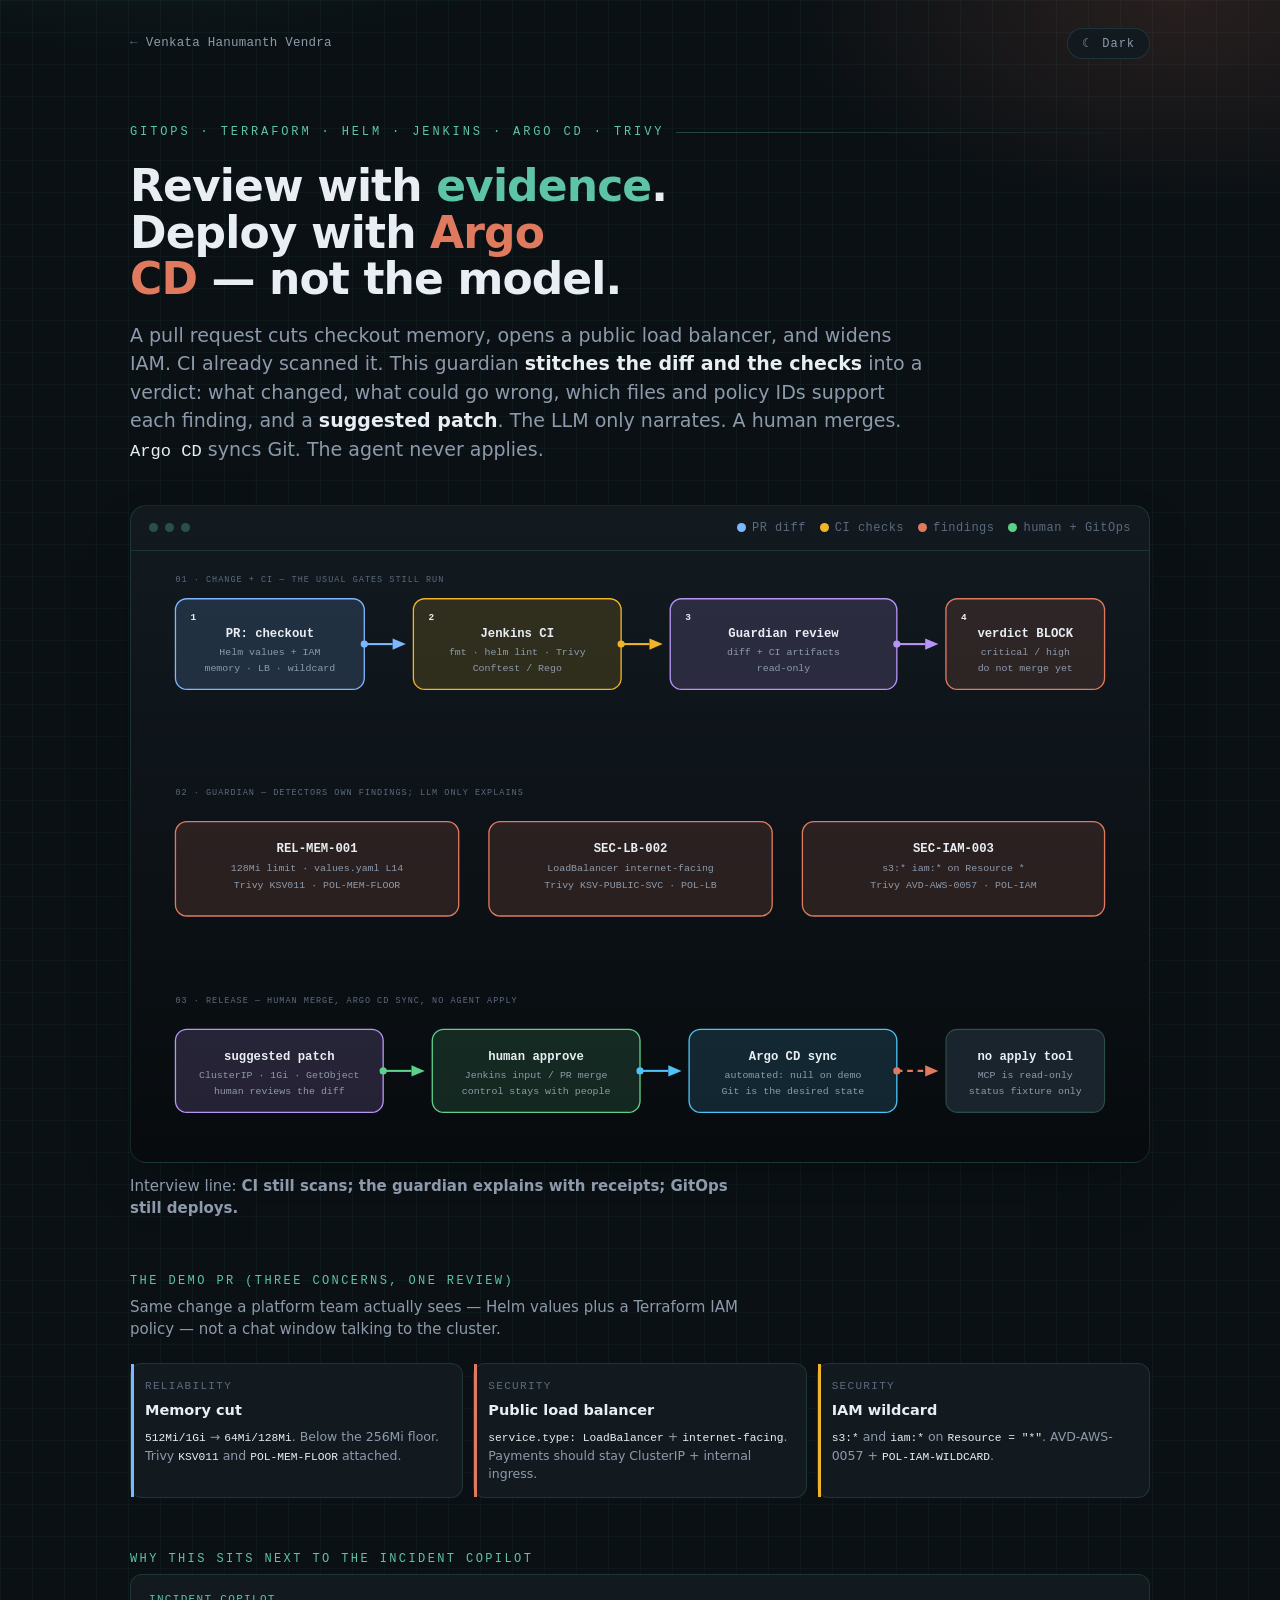
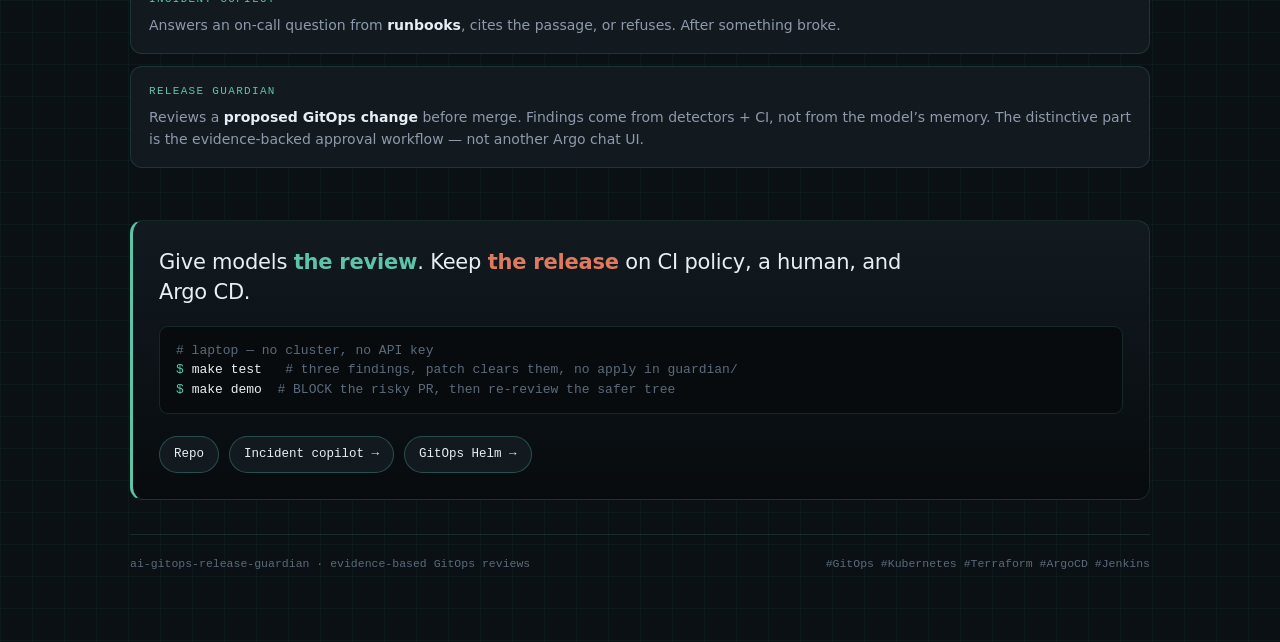
<file: gitops-release-guardian/index.html>
<!doctype html>
<html lang="en" data-theme="dark">
<head>
<meta charset="utf-8">
<meta name="viewport" content="width=device-width, initial-scale=1">
<meta name="color-scheme" content="dark light">

<title>AI GitOps Release Guardian · Evidence-based risk reviews | Venkata Hanumanth Vendra</title>
<meta name="description" content="A read-only guardian reviews Terraform and Kubernetes pull requests: what changed, what could go wrong with file and CI evidence, and a safer patch. Argo CD deploys after a human approves — the AI never applies.">
<meta name="author" content="Venkata Hanumanth Vendra">
<link rel="canonical" href="https://hanumanthvendra.github.io/gitops-release-guardian/">
<meta name="robots" content="index, follow">

<meta property="og:type" content="article">
<meta property="og:site_name" content="Venkata Hanumanth Vendra">
<meta property="og:title" content="AI GitOps Release Guardian: evidence-based risk reviews">
<meta property="og:description" content="Detectors cite the diff and CI. The LLM only narrates. A human merges. Argo CD syncs. The agent never applies.">
<meta property="og:url" content="https://hanumanthvendra.github.io/gitops-release-guardian/">
<meta property="og:image" content="https://hanumanthvendra.github.io/assets/images/og-image.png">
<meta property="og:image:width" content="1200">
<meta property="og:image:height" content="630">
<meta name="twitter:card" content="summary_large_image">
<meta name="twitter:title" content="AI GitOps Release Guardian · Evidence-based risk reviews">
<meta name="twitter:description" content="Review a Helm + Terraform PR for OOM, public LB, and IAM wildcards — with evidence and a suggested patch. Argo CD remains the deployer.">
<meta name="twitter:image" content="https://hanumanthvendra.github.io/assets/images/og-image.png">

<meta name="theme-color" content="#0a1014">
<link rel="icon" href="/assets/images/favicon.svg" type="image/svg+xml">

<script>
(function(){try{var t=localStorage.getItem('theme');
if(t!=='light'&&t!=='dark')t='dark';
document.documentElement.setAttribute('data-theme',t);}catch(e){}})();
</script>

<style>
  html { -webkit-text-size-adjust: 100%; }
  img, svg { max-width: 100%; }
  .topnav {
    max-width: 1100px; margin: 0 auto;
    padding: clamp(18px, 3vw, 28px) clamp(18px, 4vw, 40px) 0;
    display: flex; align-items: center; justify-content: space-between; gap: 12px;
    font-family: var(--mono); font-size: 12.5px;
  }
  .topnav .brand {
    color: var(--muted); text-decoration: none; letter-spacing: 0.02em;
    display: inline-flex; align-items: center; gap: 8px;
  }
  .topnav .brand:hover, .topnav .brand:focus-visible { color: var(--accent); }
  .topnav .brand .ar { color: var(--faint); }
  .theme-toggle {
    font-family: var(--mono); font-size: 12px; letter-spacing: 0.08em;
    color: var(--muted); background: var(--panel); border: 1px solid var(--hair);
    border-radius: 999px; padding: 7px 14px; cursor: pointer;
  }
  .theme-toggle:hover { color: var(--ink); border-color: var(--hair-strong); }
  :focus-visible { outline: 2px solid var(--accent); outline-offset: 3px; border-radius: 4px; }

  :root {
    --ground: #0a1014; --ground-2: #070b0e; --panel: #121a20; --panel-2: #1a242c;
    --hair: rgba(90, 190, 170, 0.16); --hair-strong: rgba(90, 190, 170, 0.32);
    --ink: #e8eef4; --muted: #8e9aab; --faint: #5c6a7c;
    --accent: #5ec4a8; --accent-dim: rgba(94, 196, 168, 0.14);
    --pr: #7eb6ff; --pr-dim: rgba(126, 182, 255, 0.16);
    --ci: #f0b429; --ci-dim: rgba(240, 180, 41, 0.14);
    --ai: #b794f6; --ai-dim: rgba(183, 148, 246, 0.16);
    --ok: #5fd08a; --ok-dim: rgba(95, 208, 138, 0.14);
    --no: #e07a5f; --no-dim: rgba(224, 122, 95, 0.14);
    --argo: #4fc3f7; --argo-dim: rgba(79, 195, 247, 0.14);
    --grid: rgba(90, 190, 170, 0.05); --shadow: rgba(0, 0, 0, 0.5);
    --mono: ui-monospace, "SF Mono", "JetBrains Mono", Menlo, Consolas, monospace;
    --sans: -apple-system, "Segoe UI", system-ui, "Helvetica Neue", Arial, sans-serif;
  }
  :root[data-theme="light"] {
    --ground: #eef4f2; --ground-2: #e3ece8; --panel: #fff; --panel-2: #f3f8f6;
    --hair: rgba(20, 90, 80, 0.16); --hair-strong: rgba(20, 90, 80, 0.28);
    --ink: #121820; --muted: #516074; --faint: #748297;
    --accent: #0f766e; --accent-dim: rgba(15, 118, 110, 0.10);
    --pr: #1d4ed8; --pr-dim: rgba(29, 78, 216, 0.10);
    --ci: #b45309; --ci-dim: rgba(180, 83, 9, 0.10);
    --ai: #6d28d9; --ai-dim: rgba(109, 40, 217, 0.10);
    --ok: #15803d; --ok-dim: rgba(21, 128, 61, 0.10);
    --no: #c2410c; --no-dim: rgba(194, 65, 12, 0.10);
    --argo: #0284c7; --argo-dim: rgba(2, 132, 199, 0.10);
    --grid: rgba(20, 90, 80, 0.06); --shadow: rgba(20, 40, 70, 0.12);
  }
  * { box-sizing: border-box; }
  body {
    margin: 0;
    background:
      radial-gradient(1000px 520px at 12% -10%, var(--accent-dim), transparent 55%),
      radial-gradient(800px 420px at 92% 0%, var(--no-dim), transparent 50%),
      linear-gradient(var(--grid) 1px, transparent 1px) 0 0 / 100% 32px,
      linear-gradient(90deg, var(--grid) 1px, transparent 1px) 0 0 / 32px 100%,
      var(--ground);
    color: var(--ink); font-family: var(--sans);
    -webkit-font-smoothing: antialiased; line-height: 1.5;
  }
  .wrap {
    max-width: 1100px; margin: 0 auto;
    padding: clamp(28px, 5vw, 64px) clamp(18px, 4vw, 40px) 72px;
  }
  .eyebrow {
    font-family: var(--mono); font-size: 12px; letter-spacing: 0.24em;
    text-transform: uppercase; color: var(--accent);
    display: flex; align-items: center; gap: 12px; margin: 0 0 22px;
  }
  .eyebrow::after {
    content: ""; flex: 1; height: 1px;
    background: linear-gradient(90deg, var(--hair-strong), transparent);
  }
  h1 {
    font-size: clamp(28px, 5vw, 44px); line-height: 1.06;
    letter-spacing: -0.02em; font-weight: 800; margin: 0 0 18px;
    text-wrap: balance; max-width: 22ch;
  }
  h1 .em { color: var(--accent); }
  h1 .hi { color: var(--no); }
  .lede {
    font-size: clamp(16px, 2vw, 19px); color: var(--muted); max-width: 66ch; margin: 0;
  }
  .lede strong { color: var(--ink); font-weight: 600; }
  .lede code { font-family: var(--mono); font-size: 0.9em; color: var(--ink); }

  .diagram {
    margin: 40px 0 12px; border: 1px solid var(--hair); border-radius: 16px;
    background: linear-gradient(180deg, var(--panel), var(--ground-2));
    box-shadow: 0 24px 60px -30px var(--shadow); overflow: hidden;
  }
  .diagram-top {
    display: flex; align-items: center; justify-content: space-between; gap: 10px;
    padding: 13px 18px; border-bottom: 1px solid var(--hair);
    font-family: var(--mono); font-size: 12px; color: var(--faint);
    letter-spacing: 0.04em; flex-wrap: wrap;
  }
  .dots-tl { display: inline-flex; gap: 7px; }
  .dots-tl i { width: 9px; height: 9px; border-radius: 50%; background: var(--hair-strong); display: inline-block; }
  .legend { display: inline-flex; gap: 14px; align-items: center; flex-wrap: wrap; }
  .legend span { display: inline-flex; align-items: center; gap: 6px; }
  .legend b { width: 9px; height: 9px; border-radius: 50%; display: inline-block; }
  .svg-scroll { overflow-x: auto; padding: 10px clamp(6px, 2vw, 18px) 16px; }
  svg.arch { display: block; width: 100%; min-width: 800px; height: auto; }
  .node { fill: var(--panel-2); stroke: var(--hair-strong); stroke-width: 1.2; }
  .node-pr { fill: var(--pr-dim); stroke: var(--pr); stroke-width: 1.4; }
  .node-ci { fill: var(--ci-dim); stroke: var(--ci); stroke-width: 1.4; }
  .node-ai { fill: var(--ai-dim); stroke: var(--ai); stroke-width: 1.4; }
  .node-no { fill: var(--no-dim); stroke: var(--no); stroke-width: 1.4; }
  .node-ok { fill: var(--ok-dim); stroke: var(--ok); stroke-width: 1.4; }
  .node-argo { fill: var(--argo-dim); stroke: var(--argo); stroke-width: 1.4; }
  text { font-family: var(--mono); fill: var(--ink); }
  .t-title { font-size: 13px; font-weight: 650; }
  .t-sub { font-size: 10.5px; fill: var(--muted); }
  .t-tag { font-size: 9px; letter-spacing: 0.12em; fill: var(--faint); }
  .t-num { font-size: 10px; font-weight: 700; letter-spacing: 0.08em; }
  .wire { fill: none; stroke-width: 2.2; }
  .wire-pr { stroke: var(--pr); }
  .wire-ci { stroke: var(--ci); }
  .wire-ai { stroke: var(--ai); }
  .wire-ok { stroke: var(--ok); }
  .wire-no { stroke: var(--no); stroke-dasharray: 6 5; }
  .wire-argo { stroke: var(--argo); }
  .arr { stroke: none; }
  .arr-pr { fill: var(--pr); }
  .arr-ci { fill: var(--ci); }
  .arr-ai { fill: var(--ai); }
  .arr-ok { fill: var(--ok); }
  .arr-no { fill: var(--no); }
  .arr-argo { fill: var(--argo); }
  .dot { r: 3.8px; }
  .move { animation: travel 2.8s linear infinite; }
  @keyframes travel { from { offset-distance: 0%; } to { offset-distance: 100%; } }

  .section-h {
    font-family: var(--mono); font-size: 12px; letter-spacing: 0.2em;
    text-transform: uppercase; color: var(--accent); margin: 52px 0 6px;
  }
  .section-lede { color: var(--muted); margin: 0 0 22px; max-width: 66ch; font-size: 15px; }
  .steps { display: grid; grid-template-columns: repeat(3, 1fr); gap: 10px; }
  .step {
    border: 1px solid var(--hair); border-radius: 12px; background: var(--panel);
    padding: 14px; position: relative;
  }
  .step::before { content: ""; position: absolute; inset: 0 auto 0 0; width: 3px; background: var(--accent); }
  .step.pr::before { background: var(--pr); }
  .step.ci::before { background: var(--ci); }
  .step.ai::before { background: var(--ai); }
  .step.no::before { background: var(--no); }
  .step.ok::before { background: var(--ok); }
  .step.argo::before { background: var(--argo); }
  .step .n {
    font-family: var(--mono); font-size: 11px; letter-spacing: 0.12em;
    text-transform: uppercase; color: var(--faint); display: block; margin-bottom: 6px;
  }
  .step h3 { margin: 0 0 6px; font-size: 14.5px; font-weight: 700; }
  .step p { margin: 0; color: var(--muted); font-size: 12.5px; line-height: 1.45; }
  .step p code { font-family: var(--mono); color: var(--ink); font-size: 0.9em; }
  .qa-item {
    border: 1px solid var(--hair); border-radius: 12px; background: var(--panel);
    padding: 16px 18px; margin-bottom: 12px;
  }
  .qa-item .q {
    font-family: var(--mono); font-size: 11px; letter-spacing: 0.12em;
    text-transform: uppercase; color: var(--accent); margin: 0 0 8px;
  }
  .qa-item .a { margin: 0; color: var(--muted); font-size: 14px; line-height: 1.55; }
  .qa-item .a strong { color: var(--ink); font-weight: 600; }
  .qa-item .a code { font-family: var(--mono); color: var(--ink); font-size: 0.9em; }
  .thesis {
    margin-top: 52px; border: 1px solid var(--hair); border-left: 3px solid var(--accent);
    border-radius: 13px; background: linear-gradient(180deg, var(--panel), var(--ground-2));
    padding: 26px;
  }
  .thesis p {
    margin: 0; font-size: clamp(17px, 2.2vw, 21px); line-height: 1.45;
    letter-spacing: -0.01em; max-width: 56ch;
  }
  .thesis .k { color: var(--accent); font-weight: 600; }
  .thesis .a { color: var(--no); font-weight: 600; }
  .run {
    margin-top: 18px; font-family: var(--mono); font-size: 13px;
    background: var(--ground-2); border: 1px solid var(--hair);
    border-radius: 9px; padding: 14px 16px; color: var(--muted); overflow-x: auto;
  }
  .run .p { color: var(--accent); user-select: none; }
  .run .c { color: var(--ink); }
  .run .cm { color: var(--faint); }
  .run div { white-space: nowrap; }
  .links { margin-top: 22px; display: flex; flex-wrap: wrap; gap: 10px; }
  .links a {
    font-family: var(--mono); font-size: 12.5px; color: var(--ink); text-decoration: none;
    border: 1px solid var(--hair-strong); background: var(--panel);
    border-radius: 999px; padding: 8px 14px;
  }
  .links a:hover { border-color: var(--accent); color: var(--accent); }
  footer {
    margin-top: 34px; padding-top: 20px; border-top: 1px solid var(--hair);
    display: flex; justify-content: space-between; gap: 12px; flex-wrap: wrap;
    font-family: var(--mono); font-size: 11.5px; color: var(--faint);
  }
  @media (max-width: 820px) { .steps { grid-template-columns: 1fr; } }
  @media (prefers-reduced-motion: reduce) {
    .move { animation: none !important; offset-distance: 55%; }
  }
</style>
</head>
<body>

<nav class="topnav" aria-label="Site">
  <a class="brand" href="/"><span class="ar">←</span> Venkata Hanumanth Vendra</a>
  <button class="theme-toggle" id="themeBtn" type="button" aria-label="Toggle light or dark theme">
    <span id="themeIc">☾</span> <span id="themeLbl">Dark</span>
  </button>
</nav>

<div class="wrap">
  <header>
    <p class="eyebrow">GitOps · Terraform · Helm · Jenkins · Argo CD · Trivy</p>
    <h1>Review with <span class="em">evidence</span>. Deploy with <span class="hi">Argo CD</span> — not the model.</h1>
    <p class="lede">A pull request cuts checkout memory, opens a public load balancer, and widens IAM. CI already scanned it. This guardian <strong>stitches the diff and the checks</strong> into a verdict: what changed, what could go wrong, which files and policy IDs support each finding, and a <strong>suggested patch</strong>. The LLM only narrates. A human merges. <code>Argo CD</code> syncs Git. The agent never applies.</p>
  </header>

  <div class="diagram">
    <div class="diagram-top">
      <span class="dots-tl"><i></i><i></i><i></i></span>
      <span class="legend">
        <span><b style="background:var(--pr)"></b> PR diff</span>
        <span><b style="background:var(--ci)"></b> CI checks</span>
        <span><b style="background:var(--no)"></b> findings</span>
        <span><b style="background:var(--ok)"></b> human + GitOps</span>
      </span>
    </div>
    <div class="svg-scroll">
      <svg class="arch" viewBox="0 0 1040 620" role="img"
           aria-label="A GitOps pull request is scanned in Jenkins, then a read-only guardian attaches evidence and a suggested patch. A human approves. Argo CD deploys. The AI has no apply path.">
        <text class="t-tag" x="28" y="22">01 · CHANGE + CI — THE USUAL GATES STILL RUN</text>
        <text class="t-tag" x="28" y="248">02 · GUARDIAN — DETECTORS OWN FINDINGS; LLM ONLY EXPLAINS</text>
        <text class="t-tag" x="28" y="468">03 · RELEASE — HUMAN MERGE, ARGO CD SYNC, NO AGENT APPLY</text>

        <rect class="node-pr" x="28" y="40" width="200" height="96" rx="12"/>
        <text class="t-num" x="44" y="62" fill="var(--pr)">1</text>
        <text class="t-title" x="128" y="80" text-anchor="middle">PR: checkout</text>
        <text class="t-sub" x="128" y="100" text-anchor="middle">Helm values + IAM</text>
        <text class="t-sub" x="128" y="116" text-anchor="middle">memory · LB · wildcard</text>

        <path class="wire wire-pr" d="M228,88 L258,88"/>
        <polygon class="arr arr-pr" points="258,82 272,88 258,94"/>

        <rect class="node-ci" x="280" y="40" width="220" height="96" rx="12"/>
        <text class="t-num" x="296" y="62" fill="var(--ci)">2</text>
        <text class="t-title" x="390" y="80" text-anchor="middle" fill="var(--ci)">Jenkins CI</text>
        <text class="t-sub" x="390" y="100" text-anchor="middle">fmt · helm lint · Trivy</text>
        <text class="t-sub" x="390" y="116" text-anchor="middle">Conftest / Rego</text>

        <path class="wire wire-ci" d="M500,88 L530,88"/>
        <polygon class="arr arr-ci" points="530,82 544,88 530,94"/>

        <rect class="node-ai" x="552" y="40" width="240" height="96" rx="12"/>
        <text class="t-num" x="568" y="62" fill="var(--ai)">3</text>
        <text class="t-title" x="672" y="80" text-anchor="middle" fill="var(--ai)">Guardian review</text>
        <text class="t-sub" x="672" y="100" text-anchor="middle">diff + CI artifacts</text>
        <text class="t-sub" x="672" y="116" text-anchor="middle">read-only</text>

        <path class="wire wire-ai" d="M792,88 L822,88"/>
        <polygon class="arr arr-ai" points="822,82 836,88 822,94"/>

        <rect class="node-no" x="844" y="40" width="168" height="96" rx="12"/>
        <text class="t-num" x="860" y="62" fill="var(--no)">4</text>
        <text class="t-title" x="928" y="80" text-anchor="middle" fill="var(--no)">verdict BLOCK</text>
        <text class="t-sub" x="928" y="100" text-anchor="middle">critical / high</text>
        <text class="t-sub" x="928" y="116" text-anchor="middle">do not merge yet</text>

        <rect class="node-no" x="28" y="276" width="300" height="100" rx="12"/>
        <text class="t-title" x="178" y="308" text-anchor="middle" fill="var(--no)">REL-MEM-001</text>
        <text class="t-sub" x="178" y="328" text-anchor="middle">128Mi limit · values.yaml L14</text>
        <text class="t-sub" x="178" y="346" text-anchor="middle">Trivy KSV011 · POL-MEM-FLOOR</text>

        <rect class="node-no" x="360" y="276" width="300" height="100" rx="12"/>
        <text class="t-title" x="510" y="308" text-anchor="middle" fill="var(--no)">SEC-LB-002</text>
        <text class="t-sub" x="510" y="328" text-anchor="middle">LoadBalancer internet-facing</text>
        <text class="t-sub" x="510" y="346" text-anchor="middle">Trivy KSV-PUBLIC-SVC · POL-LB</text>

        <rect class="node-no" x="692" y="276" width="320" height="100" rx="12"/>
        <text class="t-title" x="852" y="308" text-anchor="middle" fill="var(--no)">SEC-IAM-003</text>
        <text class="t-sub" x="852" y="328" text-anchor="middle">s3:* iam:* on Resource *</text>
        <text class="t-sub" x="852" y="346" text-anchor="middle">Trivy AVD-AWS-0057 · POL-IAM</text>

        <rect class="node-ai" x="28" y="496" width="220" height="88" rx="12"/>
        <text class="t-title" x="138" y="528" text-anchor="middle" fill="var(--ai)">suggested patch</text>
        <text class="t-sub" x="138" y="548" text-anchor="middle">ClusterIP · 1Gi · GetObject</text>
        <text class="t-sub" x="138" y="564" text-anchor="middle">human reviews the diff</text>

        <path class="wire wire-ok" d="M248,540 L278,540"/>
        <polygon class="arr arr-ok" points="278,534 292,540 278,546"/>

        <rect class="node-ok" x="300" y="496" width="220" height="88" rx="12"/>
        <text class="t-title" x="410" y="528" text-anchor="middle" fill="var(--ok)">human approve</text>
        <text class="t-sub" x="410" y="548" text-anchor="middle">Jenkins input / PR merge</text>
        <text class="t-sub" x="410" y="564" text-anchor="middle">control stays with people</text>

        <path class="wire wire-argo" d="M520,540 L550,540"/>
        <polygon class="arr arr-argo" points="550,534 564,540 550,546"/>

        <rect class="node-argo" x="572" y="496" width="220" height="88" rx="12"/>
        <text class="t-title" x="682" y="528" text-anchor="middle" fill="var(--argo)">Argo CD sync</text>
        <text class="t-sub" x="682" y="548" text-anchor="middle">automated: null on demo</text>
        <text class="t-sub" x="682" y="564" text-anchor="middle">Git is the desired state</text>

        <path class="wire wire-no" d="M792,540 L822,540"/>
        <polygon class="arr arr-no" points="822,534 836,540 822,546"/>

        <rect class="node" x="844" y="496" width="168" height="88" rx="12"/>
        <text class="t-title" x="928" y="528" text-anchor="middle">no apply tool</text>
        <text class="t-sub" x="928" y="548" text-anchor="middle">MCP is read-only</text>
        <text class="t-sub" x="928" y="564" text-anchor="middle">status fixture only</text>

        <circle class="dot move" fill="var(--pr)" style="offset-path:path('M228,88 L272,88');animation-delay:0s"/>
        <circle class="dot move" fill="var(--ci)" style="offset-path:path('M500,88 L544,88');animation-delay:-.7s"/>
        <circle class="dot move" fill="var(--ai)" style="offset-path:path('M792,88 L836,88');animation-delay:-1.4s"/>
        <circle class="dot move" fill="var(--ok)" style="offset-path:path('M248,540 L292,540');animation-delay:-.3s"/>
        <circle class="dot move" fill="var(--argo)" style="offset-path:path('M520,540 L564,540');animation-delay:-1.1s"/>
        <circle class="dot move" fill="var(--no)" style="offset-path:path('M792,540 L836,540');animation-delay:-1.9s"/>
      </svg>
    </div>
  </div>
  <p class="section-lede" style="margin-top:10px">Interview line: <strong>CI still scans; the guardian explains with receipts; GitOps still deploys.</strong></p>

  <p class="section-h">The demo PR (three concerns, one review)</p>
  <p class="section-lede">Same change a platform team actually sees — Helm values plus a Terraform IAM policy — not a chat window talking to the cluster.</p>
  <div class="steps">
    <article class="step pr">
      <span class="n">Reliability</span>
      <h3>Memory cut</h3>
      <p><code>512Mi/1Gi</code> → <code>64Mi/128Mi</code>. Below the 256Mi floor. Trivy <code>KSV011</code> and <code>POL-MEM-FLOOR</code> attached.</p>
    </article>
    <article class="step no">
      <span class="n">Security</span>
      <h3>Public load balancer</h3>
      <p><code>service.type: LoadBalancer</code> + <code>internet-facing</code>. Payments should stay ClusterIP + internal ingress.</p>
    </article>
    <article class="step ci">
      <span class="n">Security</span>
      <h3>IAM wildcard</h3>
      <p><code>s3:*</code> and <code>iam:*</code> on <code>Resource = "*"</code>. AVD-AWS-0057 + <code>POL-IAM-WILDCARD</code>.</p>
    </article>
  </div>

  <p class="section-h">Why this sits next to the incident copilot</p>
  <div class="qa-item">
    <p class="q">Incident copilot</p>
    <p class="a">Answers an on-call question from <strong>runbooks</strong>, cites the passage, or refuses. After something broke.</p>
  </div>
  <div class="qa-item">
    <p class="q">Release guardian</p>
    <p class="a">Reviews a <strong>proposed GitOps change</strong> before merge. Findings come from detectors + CI, not from the model’s memory. The distinctive part is the evidence-backed approval workflow — not another Argo chat UI.</p>
  </div>

  <div class="thesis">
    <p>Give models <span class="k">the review</span>. Keep <span class="a">the release</span> on CI policy, a human, and Argo CD.</p>
    <div class="run">
      <div><span class="cm"># laptop — no cluster, no API key</span></div>
      <div><span class="p">$</span> <span class="c">make test</span>&nbsp;&nbsp;&nbsp;<span class="cm"># three findings, patch clears them, no apply in guardian/</span></div>
      <div><span class="p">$</span> <span class="c">make demo</span>&nbsp;&nbsp;<span class="cm"># BLOCK the risky PR, then re-review the safer tree</span></div>
    </div>
    <div class="links">
      <a href="https://github.com/hanumanthvendra/ai-gitops-release-guardian" rel="noopener">Repo</a>
      <a href="/rag-incident-copilot/">Incident copilot →</a>
      <a href="/gitops-argocd-helm/">GitOps Helm →</a>
    </div>
  </div>

  <footer>
    <span>ai-gitops-release-guardian · evidence-based GitOps reviews</span>
    <span>#GitOps #Kubernetes #Terraform #ArgoCD #Jenkins</span>
  </footer>
</div>

<script>
(function () {
  var btn = document.getElementById('themeBtn');
  var ic = document.getElementById('themeIc');
  var lbl = document.getElementById('themeLbl');
  function paint(t) {
    document.documentElement.setAttribute('data-theme', t);
    ic.textContent = t === 'dark' ? '☾' : '☀';
    lbl.textContent = t === 'dark' ? 'Dark' : 'Light';
    btn.setAttribute('aria-pressed', t === 'dark' ? 'true' : 'false');
  }
  var cur = document.documentElement.getAttribute('data-theme') || 'dark';
  paint(cur);
  btn.addEventListener('click', function () {
    cur = cur === 'dark' ? 'light' : 'dark';
    try { localStorage.setItem('theme', cur); } catch (e) {}
    paint(cur);
  });
})();
</script>
</body>
</html>
</file>
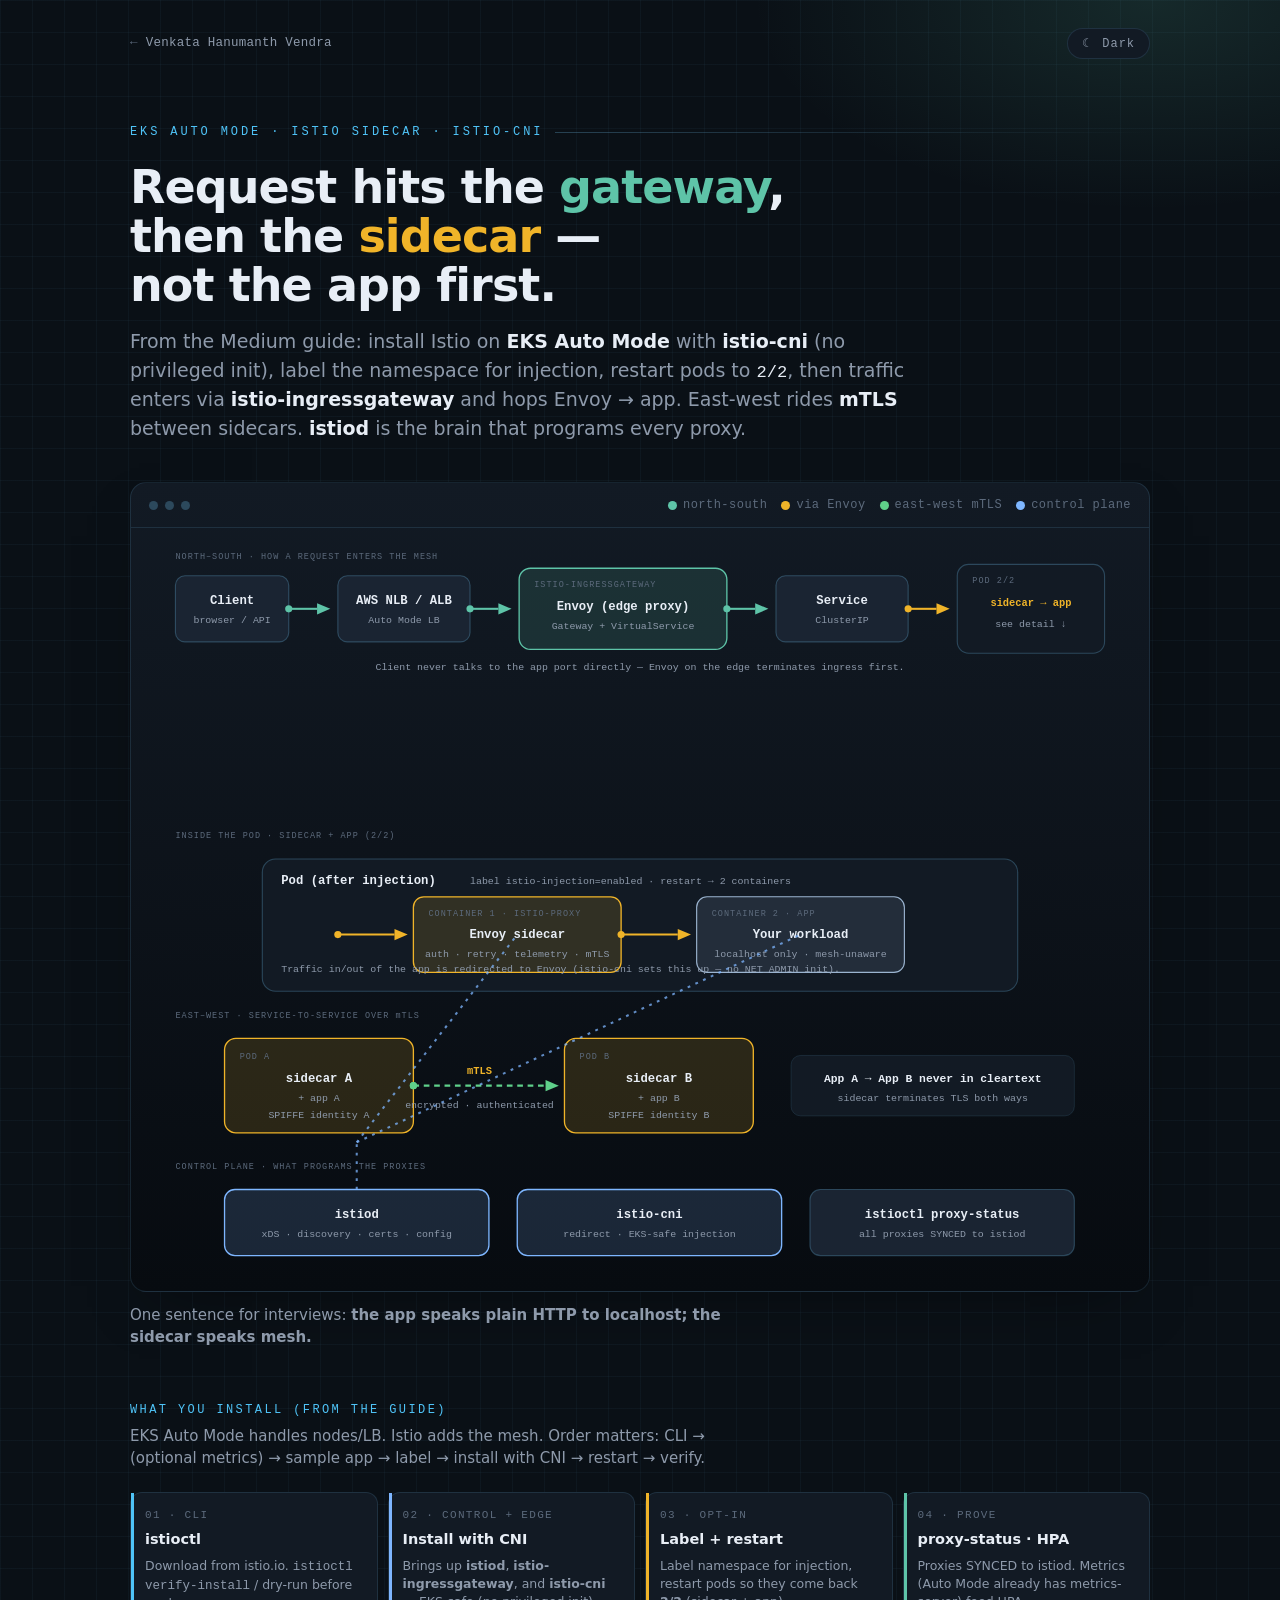
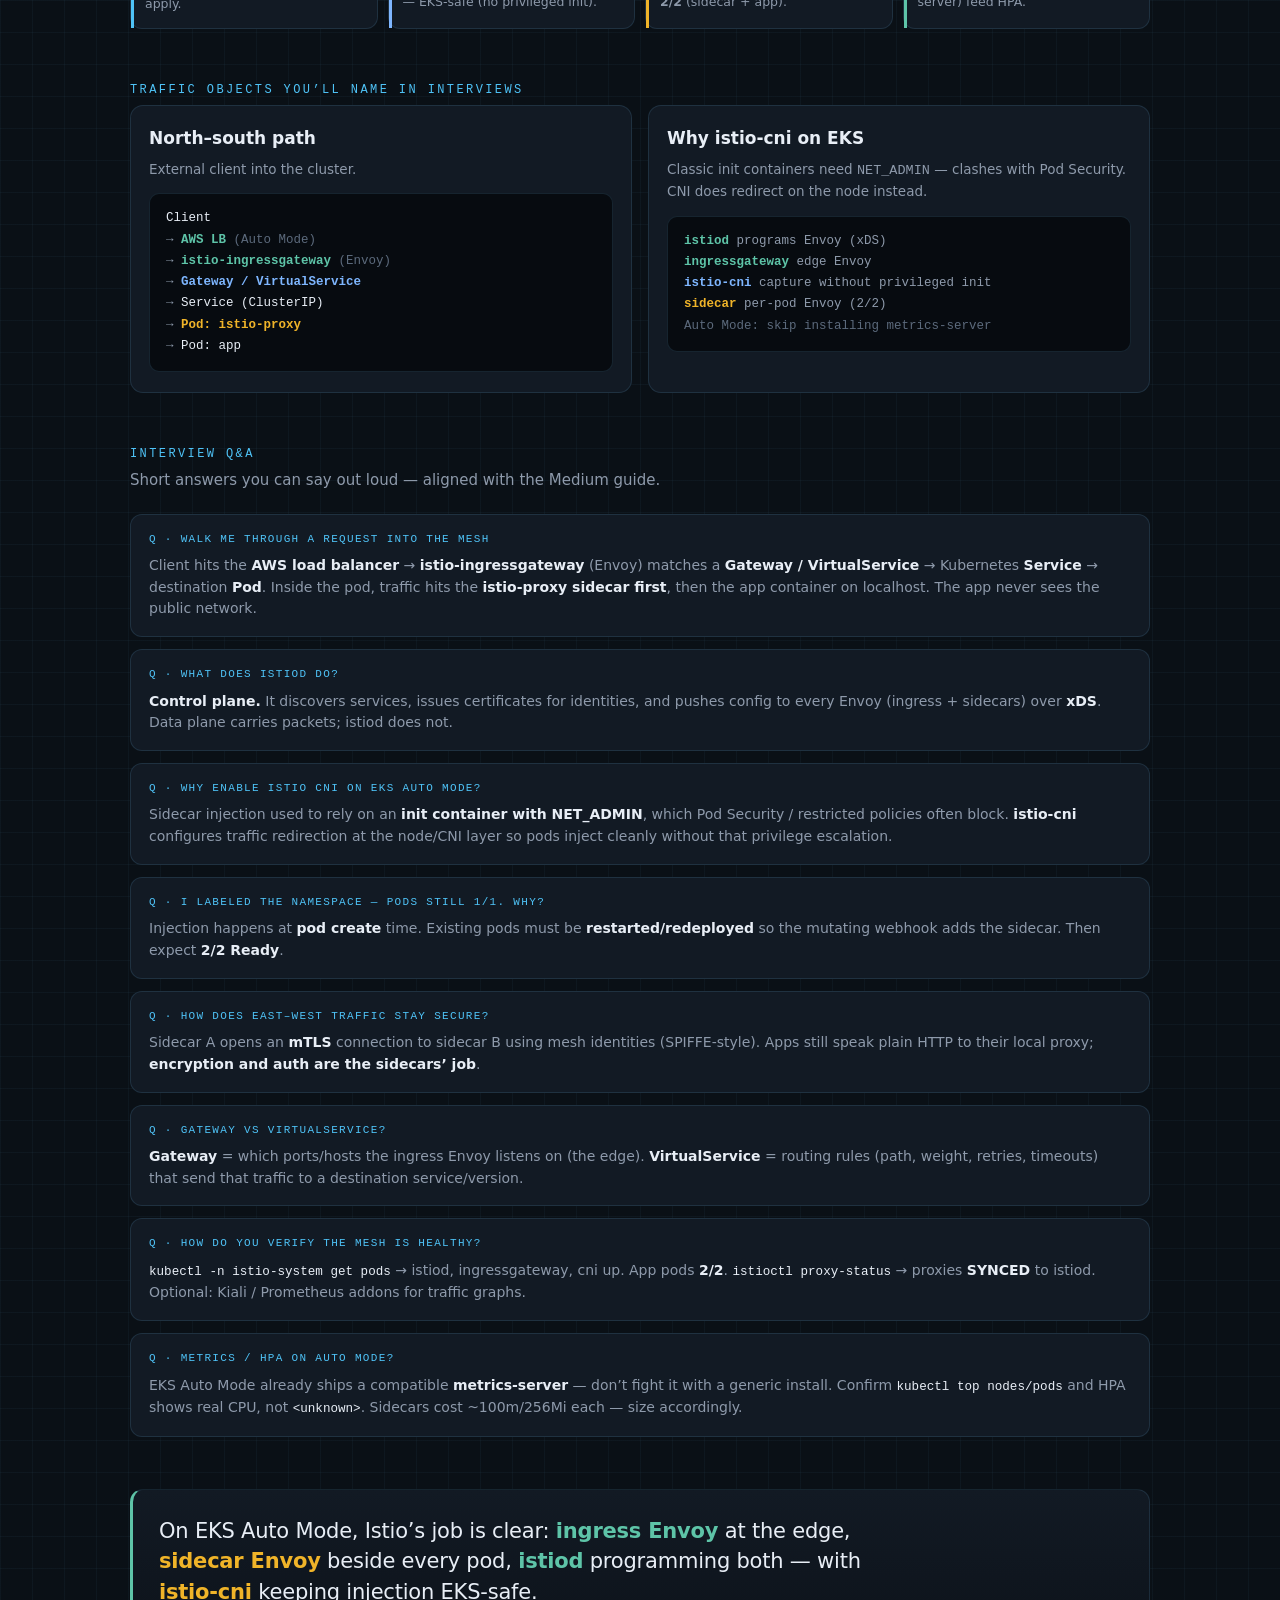
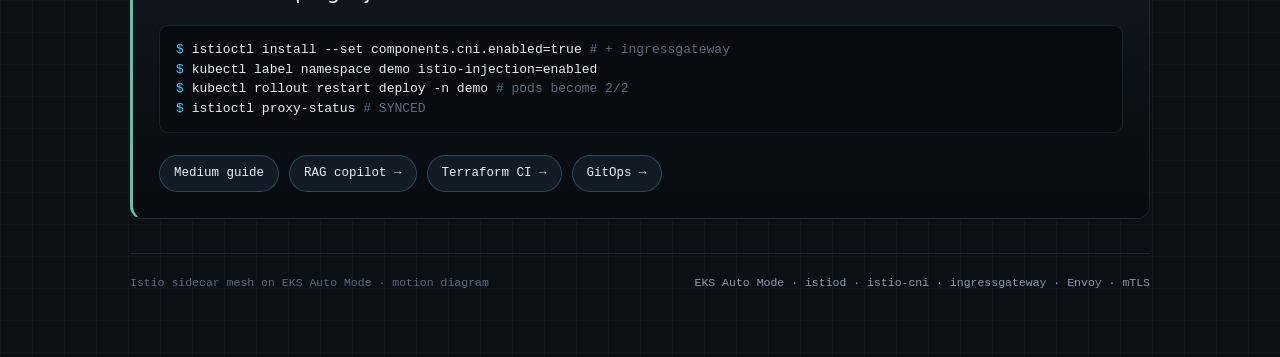
<file: istio-eks-auto-mode/index.html>
<!doctype html>
<html lang="en" data-theme="dark">
<head>
<meta charset="utf-8">
<meta name="viewport" content="width=device-width, initial-scale=1">
<meta name="color-scheme" content="dark light">

<title>Istio on EKS Auto Mode · Sidecar request flow | Venkata Hanumanth Vendra</title>
<meta name="description" content="Clear motion diagram of Istio service mesh on Amazon EKS Auto Mode: istiod, istio-cni, ingress gateway, sidecar injection, and how north-south and east-west requests flow — plus interview Q&amp;A.">
<meta name="author" content="Venkata Hanumanth Vendra">
<link rel="canonical" href="https://hanumanthvendra.github.io/istio-eks-auto-mode/">
<meta name="robots" content="index, follow">

<meta property="og:type" content="article">
<meta property="og:site_name" content="Venkata Hanumanth Vendra">
<meta property="og:title" content="Istio on EKS Auto Mode: where the request actually goes">
<meta property="og:description" content="Ingress gateway → VirtualService → Service → Envoy sidecar → app. East-west over mTLS. istiod programs the proxies; istio-cni makes injection EKS-safe.">
<meta property="og:url" content="https://hanumanthvendra.github.io/istio-eks-auto-mode/">
<meta property="og:image" content="https://hanumanthvendra.github.io/assets/images/og-image.png">
<meta name="twitter:card" content="summary_large_image">
<meta name="twitter:title" content="Istio on EKS Auto Mode · Sidecar request flow">
<meta name="twitter:description" content="Sidecar mesh on EKS Auto Mode: install with CNI, label for injection, watch the request hop through Envoy.">
<meta name="twitter:image" content="https://hanumanthvendra.github.io/assets/images/og-image.png">

<meta name="theme-color" content="#0a1016">
<link rel="icon" href="/assets/images/favicon.svg" type="image/svg+xml">

<script>
(function(){try{var t=localStorage.getItem('theme');
if(t!=='light'&&t!=='dark')t='dark';
document.documentElement.setAttribute('data-theme',t);}catch(e){}})();
</script>

<style>
  html { -webkit-text-size-adjust: 100%; }
  img, svg { max-width: 100%; }

  .topnav {
    max-width: 1100px; margin: 0 auto;
    padding: clamp(18px, 3vw, 28px) clamp(18px, 4vw, 40px) 0;
    display: flex; align-items: center; justify-content: space-between; gap: 12px;
    font-family: var(--mono); font-size: 12.5px;
  }
  .topnav .brand {
    color: var(--muted); text-decoration: none; letter-spacing: 0.02em;
    display: inline-flex; align-items: center; gap: 8px;
  }
  .topnav .brand:hover, .topnav .brand:focus-visible { color: var(--accent); }
  .topnav .brand .ar { color: var(--faint); }
  .theme-toggle {
    font-family: var(--mono); font-size: 12px; letter-spacing: 0.08em;
    color: var(--muted); background: var(--panel); border: 1px solid var(--hair);
    border-radius: 999px; padding: 7px 14px; cursor: pointer;
  }
  .theme-toggle:hover { color: var(--ink); border-color: var(--hair-strong); }
  :focus-visible { outline: 2px solid var(--accent); outline-offset: 3px; border-radius: 4px; }

  :root {
    --ground: #0a1016;
    --ground-2: #070b10;
    --panel: #121a24;
    --panel-2: #1a2432;
    --hair: rgba(100, 170, 210, 0.16);
    --hair-strong: rgba(100, 170, 210, 0.32);
    --ink: #e8eef6;
    --muted: #8e9aab;
    --faint: #5c6a7c;
    --accent: #4fc3f7;
    --accent-dim: rgba(79, 195, 247, 0.14);
    --ctrl: #7eb6ff;
    --ctrl-dim: rgba(126, 182, 255, 0.16);
    --gw: #5ec4a8;
    --gw-dim: rgba(94, 196, 168, 0.14);
    --proxy: #f0b429;
    --proxy-dim: rgba(240, 180, 41, 0.14);
    --app: #9bb4d0;
    --app-dim: rgba(155, 180, 208, 0.12);
    --mtls: #5fd08a;
    --mtls-dim: rgba(95, 208, 138, 0.14);
    --warn: #e07a5f;
    --warn-dim: rgba(224, 122, 95, 0.14);
    --grid: rgba(100, 170, 210, 0.05);
    --shadow: rgba(0, 0, 0, 0.5);
    --mono: ui-monospace, "SF Mono", "JetBrains Mono", Menlo, Consolas, monospace;
    --sans: -apple-system, "Segoe UI", system-ui, "Helvetica Neue", Arial, sans-serif;
  }
  :root[data-theme="light"] {
    --ground: #eef3f8; --ground-2: #e3eaf2; --panel: #fff; --panel-2: #f3f7fb;
    --hair: rgba(30, 90, 140, 0.16); --hair-strong: rgba(30, 90, 140, 0.28);
    --ink: #121820; --muted: #516074; --faint: #748297;
    --accent: #0284c7; --accent-dim: rgba(2, 132, 199, 0.10);
    --ctrl: #2563eb; --ctrl-dim: rgba(37, 99, 235, 0.10);
    --gw: #0d9488; --gw-dim: rgba(13, 148, 136, 0.10);
    --proxy: #b45309; --proxy-dim: rgba(180, 83, 9, 0.10);
    --app: #475569; --app-dim: rgba(71, 85, 105, 0.08);
    --mtls: #15803d; --mtls-dim: rgba(21, 128, 61, 0.10);
    --warn: #c2410c; --warn-dim: rgba(194, 65, 12, 0.10);
    --grid: rgba(30, 90, 140, 0.06); --shadow: rgba(20, 40, 70, 0.12);
  }

  * { box-sizing: border-box; }
  body {
    margin: 0;
    background:
      radial-gradient(1000px 520px at 15% -10%, var(--accent-dim), transparent 55%),
      radial-gradient(800px 420px at 90% 0%, var(--gw-dim), transparent 50%),
      linear-gradient(var(--grid) 1px, transparent 1px) 0 0 / 100% 32px,
      linear-gradient(90deg, var(--grid) 1px, transparent 1px) 0 0 / 32px 100%,
      var(--ground);
    color: var(--ink); font-family: var(--sans);
    -webkit-font-smoothing: antialiased; line-height: 1.5;
  }
  .wrap {
    max-width: 1100px; margin: 0 auto;
    padding: clamp(28px, 5vw, 64px) clamp(18px, 4vw, 40px) 72px;
  }
  .eyebrow {
    font-family: var(--mono); font-size: 12px; letter-spacing: 0.24em;
    text-transform: uppercase; color: var(--accent);
    display: flex; align-items: center; gap: 12px; margin: 0 0 22px;
  }
  .eyebrow::after {
    content: ""; flex: 1; height: 1px;
    background: linear-gradient(90deg, var(--hair-strong), transparent);
  }
  h1 {
    font-size: clamp(28px, 5vw, 46px); line-height: 1.06;
    letter-spacing: -0.02em; font-weight: 800; margin: 0 0 18px;
    text-wrap: balance; max-width: 22ch;
  }
  h1 .em { color: var(--gw); }
  h1 .hi { color: var(--proxy); }
  .lede {
    font-size: clamp(16px, 2vw, 19px); color: var(--muted); max-width: 66ch; margin: 0;
  }
  .lede strong { color: var(--ink); font-weight: 600; }
  .lede code { font-family: var(--mono); font-size: 0.9em; color: var(--ink); }

  .diagram {
    margin: 40px 0 12px; border: 1px solid var(--hair); border-radius: 16px;
    background: linear-gradient(180deg, var(--panel), var(--ground-2));
    box-shadow: 0 24px 60px -30px var(--shadow); overflow: hidden;
  }
  .diagram-top {
    display: flex; align-items: center; justify-content: space-between; gap: 10px;
    padding: 13px 18px; border-bottom: 1px solid var(--hair);
    font-family: var(--mono); font-size: 12px; color: var(--faint);
    letter-spacing: 0.04em; flex-wrap: wrap;
  }
  .dots-tl { display: inline-flex; gap: 7px; }
  .dots-tl i { width: 9px; height: 9px; border-radius: 50%; background: var(--hair-strong); display: inline-block; }
  .legend { display: inline-flex; gap: 14px; align-items: center; flex-wrap: wrap; }
  .legend span { display: inline-flex; align-items: center; gap: 6px; }
  .legend b { width: 9px; height: 9px; border-radius: 50%; display: inline-block; }
  .svg-scroll { overflow-x: auto; padding: 10px clamp(6px, 2vw, 18px) 16px; }
  svg.arch { display: block; width: 100%; min-width: 780px; height: auto; }

  .node { fill: var(--panel-2); stroke: var(--hair-strong); stroke-width: 1.2; }
  .node-ctrl { fill: var(--ctrl-dim); stroke: var(--ctrl); stroke-width: 1.4; }
  .node-gw { fill: var(--gw-dim); stroke: var(--gw); stroke-width: 1.4; }
  .node-proxy { fill: var(--proxy-dim); stroke: var(--proxy); stroke-width: 1.4; }
  .node-app { fill: var(--app-dim); stroke: var(--app); stroke-width: 1.2; }
  .node-mesh { fill: var(--panel); stroke: var(--hair-strong); stroke-width: 1.2; }
  .chip { fill: var(--panel); stroke: var(--hair); stroke-width: 1; }

  text { font-family: var(--mono); fill: var(--ink); }
  .t-title { font-size: 13px; font-weight: 650; }
  .t-sub { font-size: 10.5px; fill: var(--muted); }
  .t-tag { font-size: 9px; letter-spacing: 0.12em; fill: var(--faint); }
  .t-hot { font-size: 11px; font-weight: 700; fill: var(--proxy); }

  .wire { fill: none; stroke-width: 2.2; }
  .wire-in { stroke: var(--gw); }
  .wire-proxy { stroke: var(--proxy); }
  .wire-mtls { stroke: var(--mtls); stroke-dasharray: 6 5; }
  .wire-ctrl { stroke: var(--ctrl); stroke-dasharray: 3 6; opacity: 0.75; }
  .arr { stroke: none; }
  .arr-in { fill: var(--gw); }
  .arr-proxy { fill: var(--proxy); }
  .arr-mtls { fill: var(--mtls); }

  .dot { r: 3.8px; }
  .dot-in { fill: var(--gw); }
  .dot-proxy { fill: var(--proxy); }
  .dot-mtls { fill: var(--mtls); }
  .move { animation: travel 2.8s linear infinite; }
  @keyframes travel { from { offset-distance: 0%; } to { offset-distance: 100%; } }

  .section-h {
    font-family: var(--mono); font-size: 12px; letter-spacing: 0.2em;
    text-transform: uppercase; color: var(--accent); margin: 52px 0 6px;
  }
  .section-lede { color: var(--muted); margin: 0 0 22px; max-width: 66ch; font-size: 15px; }
  .section-lede code { font-family: var(--mono); color: var(--ink); font-size: 0.92em; }

  .steps {
    display: grid; grid-template-columns: repeat(4, 1fr); gap: 10px;
  }
  .step {
    border: 1px solid var(--hair); border-radius: 12px; background: var(--panel);
    padding: 14px; position: relative;
  }
  .step::before {
    content: ""; position: absolute; inset: 0 auto 0 0; width: 3px; background: var(--accent);
  }
  .step.ctrl::before { background: var(--ctrl); }
  .step.gw::before { background: var(--gw); }
  .step.proxy::before { background: var(--proxy); }
  .step .n {
    font-family: var(--mono); font-size: 11px; letter-spacing: 0.12em;
    text-transform: uppercase; color: var(--faint); display: block; margin-bottom: 6px;
  }
  .step h3 { margin: 0 0 6px; font-size: 14.5px; font-weight: 700; }
  .step p { margin: 0; color: var(--muted); font-size: 12.5px; line-height: 1.45; }

  .layers { display: grid; grid-template-columns: 1fr 1fr; gap: 16px; }
  .layer-card {
    border: 1px solid var(--hair); border-radius: 13px; background: var(--panel);
    padding: 20px 18px;
  }
  .layer-card h3 { margin: 0 0 8px; font-size: 17px; font-weight: 700; }
  .layer-card p { margin: 0 0 14px; color: var(--muted); font-size: 13.5px; }
  .tree {
    font-family: var(--mono); font-size: 12.5px; line-height: 1.7;
    background: var(--ground-2); border: 1px solid var(--hair);
    border-radius: 10px; padding: 14px 16px; color: var(--muted); overflow-x: auto;
  }
  .tree .f { color: var(--ink); }
  .tree .ok { color: var(--gw); font-weight: 650; }
  .tree .hi { color: var(--proxy); font-weight: 650; }
  .tree .ctrl { color: var(--ctrl); font-weight: 650; }
  .tree .cm { color: var(--faint); }

  .qa { display: grid; grid-template-columns: 1fr; gap: 12px; }
  .qa-item {
    border: 1px solid var(--hair); border-radius: 12px; background: var(--panel);
    padding: 16px 18px;
  }
  .qa-item .q {
    font-family: var(--mono); font-size: 11px; letter-spacing: 0.12em;
    text-transform: uppercase; color: var(--accent); margin: 0 0 8px;
  }
  .qa-item .a { margin: 0; color: var(--muted); font-size: 14px; line-height: 1.55; }
  .qa-item .a strong { color: var(--ink); font-weight: 600; }
  .qa-item .a code { font-family: var(--mono); color: var(--ink); font-size: 0.9em; }

  .thesis {
    margin-top: 52px; border: 1px solid var(--hair); border-left: 3px solid var(--gw);
    border-radius: 13px; background: linear-gradient(180deg, var(--panel), var(--ground-2));
    padding: 26px;
  }
  .thesis p {
    margin: 0; font-size: clamp(17px, 2.2vw, 21px); line-height: 1.45;
    letter-spacing: -0.01em; max-width: 56ch;
  }
  .thesis .k { color: var(--gw); font-weight: 600; }
  .thesis .a { color: var(--proxy); font-weight: 600; }
  .run {
    margin-top: 18px; font-family: var(--mono); font-size: 13px;
    background: var(--ground-2); border: 1px solid var(--hair);
    border-radius: 9px; padding: 14px 16px; color: var(--muted); overflow-x: auto;
  }
  .run .p { color: var(--accent); user-select: none; }
  .run .c { color: var(--ink); }
  .run .cm { color: var(--faint); }
  .run div { white-space: nowrap; }
  .links { margin-top: 22px; display: flex; flex-wrap: wrap; gap: 10px; }
  .links a {
    font-family: var(--mono); font-size: 12.5px; color: var(--ink); text-decoration: none;
    border: 1px solid var(--hair-strong); background: var(--panel);
    border-radius: 999px; padding: 8px 14px;
  }
  .links a:hover { border-color: var(--accent); color: var(--accent); }
  footer {
    margin-top: 34px; padding-top: 20px; border-top: 1px solid var(--hair);
    display: flex; justify-content: space-between; gap: 12px; flex-wrap: wrap;
    font-family: var(--mono); font-size: 11.5px; color: var(--faint);
  }
  footer .tags { color: var(--muted); }

  @media (max-width: 820px) {
    .layers, .steps { grid-template-columns: 1fr; }
  }
  @media (max-width: 980px) and (min-width: 821px) {
    .steps { grid-template-columns: repeat(2, 1fr); }
  }
  @media (prefers-reduced-motion: reduce) {
    .move { animation: none !important; offset-distance: 55%; }
  }
</style>
</head>
<body>

<nav class="topnav" aria-label="Site">
  <a class="brand" href="/"><span class="ar">←</span> Venkata Hanumanth Vendra</a>
  <button class="theme-toggle" id="themeBtn" type="button" aria-label="Toggle light or dark theme">
    <span id="themeIc">☾</span> <span id="themeLbl">Dark</span>
  </button>
</nav>

<div class="wrap">
  <header>
    <p class="eyebrow">EKS Auto Mode · Istio sidecar · istio-cni</p>
    <h1>Request hits the <span class="em">gateway</span>, then the <span class="hi">sidecar</span> — not the app first.</h1>
    <p class="lede">From the Medium guide: install Istio on <strong>EKS Auto Mode</strong> with <strong>istio-cni</strong> (no privileged init), label the namespace for injection, restart pods to <code>2/2</code>, then traffic enters via <strong>istio-ingressgateway</strong> and hops Envoy → app. East-west rides <strong>mTLS</strong> between sidecars. <strong>istiod</strong> is the brain that programs every proxy.</p>
  </header>

  <!-- ============== REQUEST FLOW DIAGRAM ============== -->
  <div class="diagram">
    <div class="diagram-top">
      <span class="dots-tl"><i></i><i></i><i></i></span>
      <span class="legend">
        <span><b style="background:var(--gw)"></b> north-south</span>
        <span><b style="background:var(--proxy)"></b> via Envoy</span>
        <span><b style="background:var(--mtls)"></b> east-west mTLS</span>
        <span><b style="background:var(--ctrl)"></b> control plane</span>
      </span>
    </div>
    <div class="svg-scroll">
      <svg class="arch" viewBox="0 0 1040 780" role="img"
           aria-label="Istio request flow on EKS Auto Mode: client to NLB to ingress gateway Envoy, then VirtualService to Service to pod sidecar Envoy to app. East-west traffic uses mTLS between sidecars. istiod configures proxies; istio-cni enables injection.">
        <text class="t-tag" x="28" y="22">NORTH–SOUTH · HOW A REQUEST ENTERS THE MESH</text>
        <text class="t-tag" x="28" y="318">INSIDE THE POD · SIDECAR + APP (2/2)</text>
        <text class="t-tag" x="28" y="508">EAST–WEST · SERVICE-TO-SERVICE OVER mTLS</text>
        <text class="t-tag" x="28" y="668">CONTROL PLANE · WHAT PROGRAMS THE PROXIES</text>

        <!-- Client -->
        <rect class="node" x="28" y="40" width="120" height="70" rx="10"/>
        <text class="t-title" x="88" y="70" text-anchor="middle">Client</text>
        <text class="t-sub" x="88" y="90" text-anchor="middle">browser / API</text>

        <path class="wire wire-in" d="M148,75 L178,75"/>
        <polygon class="arr arr-in" points="178,69 192,75 178,81"/>

        <!-- NLB / ALB -->
        <rect class="node" x="200" y="40" width="140" height="70" rx="10"/>
        <text class="t-title" x="270" y="70" text-anchor="middle">AWS NLB / ALB</text>
        <text class="t-sub" x="270" y="90" text-anchor="middle">Auto Mode LB</text>

        <path class="wire wire-in" d="M340,75 L370,75"/>
        <polygon class="arr arr-in" points="370,69 384,75 370,81"/>

        <!-- Ingress gateway -->
        <rect class="node-gw" x="392" y="32" width="220" height="86" rx="12"/>
        <text class="t-tag" x="408" y="52" fill="var(--gw)">ISTIO-INGRESSGATEWAY</text>
        <text class="t-title" x="502" y="76" text-anchor="middle" fill="var(--gw)">Envoy (edge proxy)</text>
        <text class="t-sub" x="502" y="96" text-anchor="middle">Gateway + VirtualService</text>

        <path class="wire wire-in" d="M612,75 L642,75"/>
        <polygon class="arr arr-in" points="642,69 656,75 642,81"/>

        <!-- K8s Service -->
        <rect class="node" x="664" y="40" width="140" height="70" rx="10"/>
        <text class="t-title" x="734" y="70" text-anchor="middle">Service</text>
        <text class="t-sub" x="734" y="90" text-anchor="middle">ClusterIP</text>

        <path class="wire wire-proxy" d="M804,75 L834,75"/>
        <polygon class="arr arr-proxy" points="834,69 848,75 834,81"/>

        <!-- Pod box overview -->
        <rect class="node-mesh" x="856" y="28" width="156" height="94" rx="12"/>
        <text class="t-tag" x="872" y="48">POD 2/2</text>
        <text class="t-hot" x="934" y="72" text-anchor="middle">sidecar → app</text>
        <text class="t-sub" x="934" y="94" text-anchor="middle">see detail ↓</text>

        <text class="t-sub" x="520" y="140" text-anchor="middle">Client never talks to the app port directly — Envoy on the edge terminates ingress first.</text>

        <!-- ===== POD DETAIL ===== -->
        <rect class="node-mesh" x="120" y="340" width="800" height="140" rx="14"/>
        <text class="t-title" x="140" y="366">Pod (after injection)</text>
        <text class="t-sub" x="340" y="366">label istio-injection=enabled · restart → 2 containers</text>

        <path class="wire wire-proxy" d="M200,420 L260,420"/>
        <polygon class="arr arr-proxy" points="260,414 274,420 260,426"/>

        <rect class="node-proxy" x="280" y="380" width="220" height="80" rx="11"/>
        <text class="t-tag" x="296" y="400" fill="var(--proxy)">CONTAINER 1 · ISTIO-PROXY</text>
        <text class="t-title" x="390" y="424" text-anchor="middle" fill="var(--proxy)">Envoy sidecar</text>
        <text class="t-sub" x="390" y="444" text-anchor="middle">auth · retry · telemetry · mTLS</text>

        <path class="wire wire-proxy" d="M500,420 L560,420"/>
        <polygon class="arr arr-proxy" points="560,414 574,420 560,426"/>

        <rect class="node-app" x="580" y="380" width="220" height="80" rx="11"/>
        <text class="t-tag" x="596" y="400">CONTAINER 2 · APP</text>
        <text class="t-title" x="690" y="424" text-anchor="middle">Your workload</text>
        <text class="t-sub" x="690" y="444" text-anchor="middle">localhost only · mesh-unaware</text>

        <text class="t-sub" x="140" y="460">Traffic in/out of the app is redirected to Envoy (istio-cni sets this up — no NET_ADMIN init).</text>

        <!-- ===== EAST WEST ===== -->
        <rect class="node-proxy" x="80" y="530" width="200" height="100" rx="12"/>
        <text class="t-tag" x="96" y="552" fill="var(--proxy)">POD A</text>
        <text class="t-title" x="180" y="576" text-anchor="middle">sidecar A</text>
        <text class="t-sub" x="180" y="596" text-anchor="middle">+ app A</text>
        <text class="t-sub" x="180" y="614" text-anchor="middle">SPIFFE identity A</text>

        <path class="wire wire-mtls" d="M280,580 L420,580"/>
        <polygon class="arr arr-mtls" points="420,574 434,580 420,586"/>
        <text class="t-hot" x="350" y="568" text-anchor="middle" fill="var(--mtls)" style="font-size:11px">mTLS</text>
        <text class="t-sub" x="350" y="604" text-anchor="middle">encrypted · authenticated</text>

        <rect class="node-proxy" x="440" y="530" width="200" height="100" rx="12"/>
        <text class="t-tag" x="456" y="552" fill="var(--proxy)">POD B</text>
        <text class="t-title" x="540" y="576" text-anchor="middle">sidecar B</text>
        <text class="t-sub" x="540" y="596" text-anchor="middle">+ app B</text>
        <text class="t-sub" x="540" y="614" text-anchor="middle">SPIFFE identity B</text>

        <rect class="chip" x="680" y="548" width="300" height="64" rx="10"/>
        <text class="t-title" x="830" y="576" text-anchor="middle" style="font-size:12px">App A → App B never in cleartext</text>
        <text class="t-sub" x="830" y="596" text-anchor="middle">sidecar terminates TLS both ways</text>

        <!-- ===== CONTROL PLANE ===== -->
        <rect class="node-ctrl" x="80" y="690" width="280" height="70" rx="11"/>
        <text class="t-title" x="220" y="720" text-anchor="middle" fill="var(--ctrl)">istiod</text>
        <text class="t-sub" x="220" y="740" text-anchor="middle">xDS · discovery · certs · config</text>

        <rect class="node-ctrl" x="390" y="690" width="280" height="70" rx="11"/>
        <text class="t-title" x="530" y="720" text-anchor="middle" fill="var(--ctrl)">istio-cni</text>
        <text class="t-sub" x="530" y="740" text-anchor="middle">redirect · EKS-safe injection</text>

        <rect class="node" x="700" y="690" width="280" height="70" rx="11"/>
        <text class="t-title" x="840" y="720" text-anchor="middle">istioctl proxy-status</text>
        <text class="t-sub" x="840" y="740" text-anchor="middle">all proxies SYNCED to istiod</text>

        <path class="wire wire-ctrl" d="M220,690 L220,640"/>
        <path class="wire wire-ctrl" d="M220,640 L390,420"/>
        <path class="wire wire-ctrl" d="M220,640 L690,420"/>

        <!-- motion dots -->
        <circle class="dot dot-in move" style="offset-path:path('M148,75 L192,75');animation-delay:0s"/>
        <circle class="dot dot-in move" style="offset-path:path('M340,75 L384,75');animation-delay:-.7s"/>
        <circle class="dot dot-in move" style="offset-path:path('M612,75 L656,75');animation-delay:-1.4s"/>
        <circle class="dot dot-proxy move" style="offset-path:path('M804,75 L848,75');animation-delay:-.4s"/>
        <circle class="dot dot-proxy move" style="offset-path:path('M200,420 L274,420');animation-delay:-.2s"/>
        <circle class="dot dot-proxy move" style="offset-path:path('M500,420 L574,420');animation-delay:-1.2s"/>
        <circle class="dot dot-mtls move" style="offset-path:path('M280,580 L434,580');animation-delay:0s"/>
        <circle class="dot dot-mtls move" style="offset-path:path('M280,580 L434,580');animation-delay:-1.4s"/>
      </svg>
    </div>
  </div>
  <p class="section-lede" style="margin-top:10px">One sentence for interviews: <strong>the app speaks plain HTTP to localhost; the sidecar speaks mesh.</strong></p>

  <!-- install steps -->
  <p class="section-h">What you install (from the guide)</p>
  <p class="section-lede">EKS Auto Mode handles nodes/LB. Istio adds the mesh. Order matters: CLI → (optional metrics) → sample app → label → install with CNI → restart → verify.</p>

  <div class="steps">
    <article class="step">
      <span class="n">01 · CLI</span>
      <h3>istioctl</h3>
      <p>Download from istio.io. <code>istioctl verify-install</code> / dry-run before apply.</p>
    </article>
    <article class="step ctrl">
      <span class="n">02 · Control + edge</span>
      <h3>Install with CNI</h3>
      <p>Brings up <strong>istiod</strong>, <strong>istio-ingressgateway</strong>, and <strong>istio-cni</strong> — EKS-safe (no privileged init).</p>
    </article>
    <article class="step proxy">
      <span class="n">03 · Opt-in</span>
      <h3>Label + restart</h3>
      <p>Label namespace for injection, restart pods so they come back <strong>2/2</strong> (sidecar + app).</p>
    </article>
    <article class="step gw">
      <span class="n">04 · Prove</span>
      <h3>proxy-status · HPA</h3>
      <p>Proxies SYNCED to istiod. Metrics (Auto Mode already has metrics-server) feed HPA.</p>
    </article>
  </div>

  <p class="section-h">Traffic objects you’ll name in interviews</p>
  <div class="layers">
    <div class="layer-card">
      <h3>North–south path</h3>
      <p>External client into the cluster.</p>
      <div class="tree">
        <div><span class="f">Client</span></div>
        <div>→ <span class="ok">AWS LB</span> <span class="cm">(Auto Mode)</span></div>
        <div>→ <span class="ok">istio-ingressgateway</span> <span class="cm">(Envoy)</span></div>
        <div>→ <span class="ctrl">Gateway / VirtualService</span></div>
        <div>→ <span class="f">Service (ClusterIP)</span></div>
        <div>→ <span class="hi">Pod: istio-proxy</span></div>
        <div>→ <span class="f">Pod: app</span></div>
      </div>
    </div>
    <div class="layer-card">
      <h3>Why istio-cni on EKS</h3>
      <p>Classic init containers need <code>NET_ADMIN</code> — clashes with Pod Security. CNI does redirect on the node instead.</p>
      <div class="tree">
        <div><span class="ok">istiod</span>     programs Envoy (xDS)</div>
        <div><span class="ok">ingressgateway</span> edge Envoy</div>
        <div><span class="ctrl">istio-cni</span>  capture without privileged init</div>
        <div><span class="hi">sidecar</span>   per-pod Envoy (2/2)</div>
        <div><span class="cm">Auto Mode: skip installing metrics-server</span></div>
      </div>
    </div>
  </div>

  <p class="section-h">Interview Q&amp;A</p>
  <p class="section-lede">Short answers you can say out loud — aligned with the Medium guide.</p>

  <div class="qa">
    <article class="qa-item">
      <p class="q">Q · Walk me through a request into the mesh</p>
      <p class="a">Client hits the <strong>AWS load balancer</strong> → <strong>istio-ingressgateway</strong> (Envoy) matches a <strong>Gateway / VirtualService</strong> → Kubernetes <strong>Service</strong> → destination <strong>Pod</strong>. Inside the pod, traffic hits the <strong>istio-proxy sidecar first</strong>, then the app container on localhost. The app never sees the public network.</p>
    </article>
    <article class="qa-item">
      <p class="q">Q · What does istiod do?</p>
      <p class="a"><strong>Control plane.</strong> It discovers services, issues certificates for identities, and pushes config to every Envoy (ingress + sidecars) over <strong>xDS</strong>. Data plane carries packets; istiod does not.</p>
    </article>
    <article class="qa-item">
      <p class="q">Q · Why enable Istio CNI on EKS Auto Mode?</p>
      <p class="a">Sidecar injection used to rely on an <strong>init container with NET_ADMIN</strong>, which Pod Security / restricted policies often block. <strong>istio-cni</strong> configures traffic redirection at the node/CNI layer so pods inject cleanly without that privilege escalation.</p>
    </article>
    <article class="qa-item">
      <p class="q">Q · I labeled the namespace — pods still 1/1. Why?</p>
      <p class="a">Injection happens at <strong>pod create</strong> time. Existing pods must be <strong>restarted/redeployed</strong> so the mutating webhook adds the sidecar. Then expect <strong>2/2 Ready</strong>.</p>
    </article>
    <article class="qa-item">
      <p class="q">Q · How does east–west traffic stay secure?</p>
      <p class="a">Sidecar A opens an <strong>mTLS</strong> connection to sidecar B using mesh identities (SPIFFE-style). Apps still speak plain HTTP to their local proxy; <strong>encryption and auth are the sidecars’ job</strong>.</p>
    </article>
    <article class="qa-item">
      <p class="q">Q · Gateway vs VirtualService?</p>
      <p class="a"><strong>Gateway</strong> = which ports/hosts the ingress Envoy listens on (the edge). <strong>VirtualService</strong> = routing rules (path, weight, retries, timeouts) that send that traffic to a destination service/version.</p>
    </article>
    <article class="qa-item">
      <p class="q">Q · How do you verify the mesh is healthy?</p>
      <p class="a"><code>kubectl -n istio-system get pods</code> → istiod, ingressgateway, cni up. App pods <strong>2/2</strong>. <code>istioctl proxy-status</code> → proxies <strong>SYNCED</strong> to istiod. Optional: Kiali / Prometheus addons for traffic graphs.</p>
    </article>
    <article class="qa-item">
      <p class="q">Q · Metrics / HPA on Auto Mode?</p>
      <p class="a">EKS Auto Mode already ships a compatible <strong>metrics-server</strong> — don’t fight it with a generic install. Confirm <code>kubectl top nodes/pods</code> and HPA shows real CPU, not <code>&lt;unknown&gt;</code>. Sidecars cost ~100m/256Mi each — size accordingly.</p>
    </article>
  </div>

  <div class="thesis">
    <p>On EKS Auto Mode, Istio’s job is clear: <span class="k">ingress Envoy</span> at the edge, <span class="a">sidecar Envoy</span> beside every pod, <span class="k">istiod</span> programming both — with <span class="a">istio-cni</span> keeping injection EKS-safe.</p>
    <div class="run">
      <div><span class="p">$</span> <span class="c">istioctl install --set components.cni.enabled=true</span>  <span class="cm"># + ingressgateway</span></div>
      <div><span class="p">$</span> <span class="c">kubectl label namespace demo istio-injection=enabled</span></div>
      <div><span class="p">$</span> <span class="c">kubectl rollout restart deploy -n demo</span>  <span class="cm"># pods become 2/2</span></div>
      <div><span class="p">$</span> <span class="c">istioctl proxy-status</span>  <span class="cm"># SYNCED</span></div>
    </div>
    <div class="links">
      <a href="https://medium.com/@venkat93v/installing-istio-service-mesh-on-amazon-eks-auto-mode-a-complete-guide-05c51cd6c291" rel="noopener">Medium guide</a>
      <a href="/rag-incident-copilot/">RAG copilot →</a>
      <a href="/terraform-ci-jenkins/">Terraform CI →</a>
      <a href="/gitops-argocd-helm/">GitOps →</a>
    </div>
  </div>

  <footer>
    <span>Istio sidecar mesh on EKS Auto Mode · motion diagram</span>
    <span class="tags">EKS Auto Mode · istiod · istio-cni · ingressgateway · Envoy · mTLS</span>
  </footer>
</div>

<script>
(function () {
  var root = document.documentElement;
  var btn = document.getElementById('themeBtn');
  var ic = document.getElementById('themeIc');
  var lbl = document.getElementById('themeLbl');
  function paint() {
    var t = root.getAttribute('data-theme') || 'dark';
    ic.textContent = t === 'dark' ? '☾' : '☀';
    lbl.textContent = t === 'dark' ? 'Dark' : 'Light';
  }
  paint();
  btn.addEventListener('click', function () {
    var next = (root.getAttribute('data-theme') === 'dark') ? 'light' : 'dark';
    root.setAttribute('data-theme', next);
    try { localStorage.setItem('theme', next); } catch (e) {}
    paint();
  });
})();
</script>
</body>
</html>
</file>
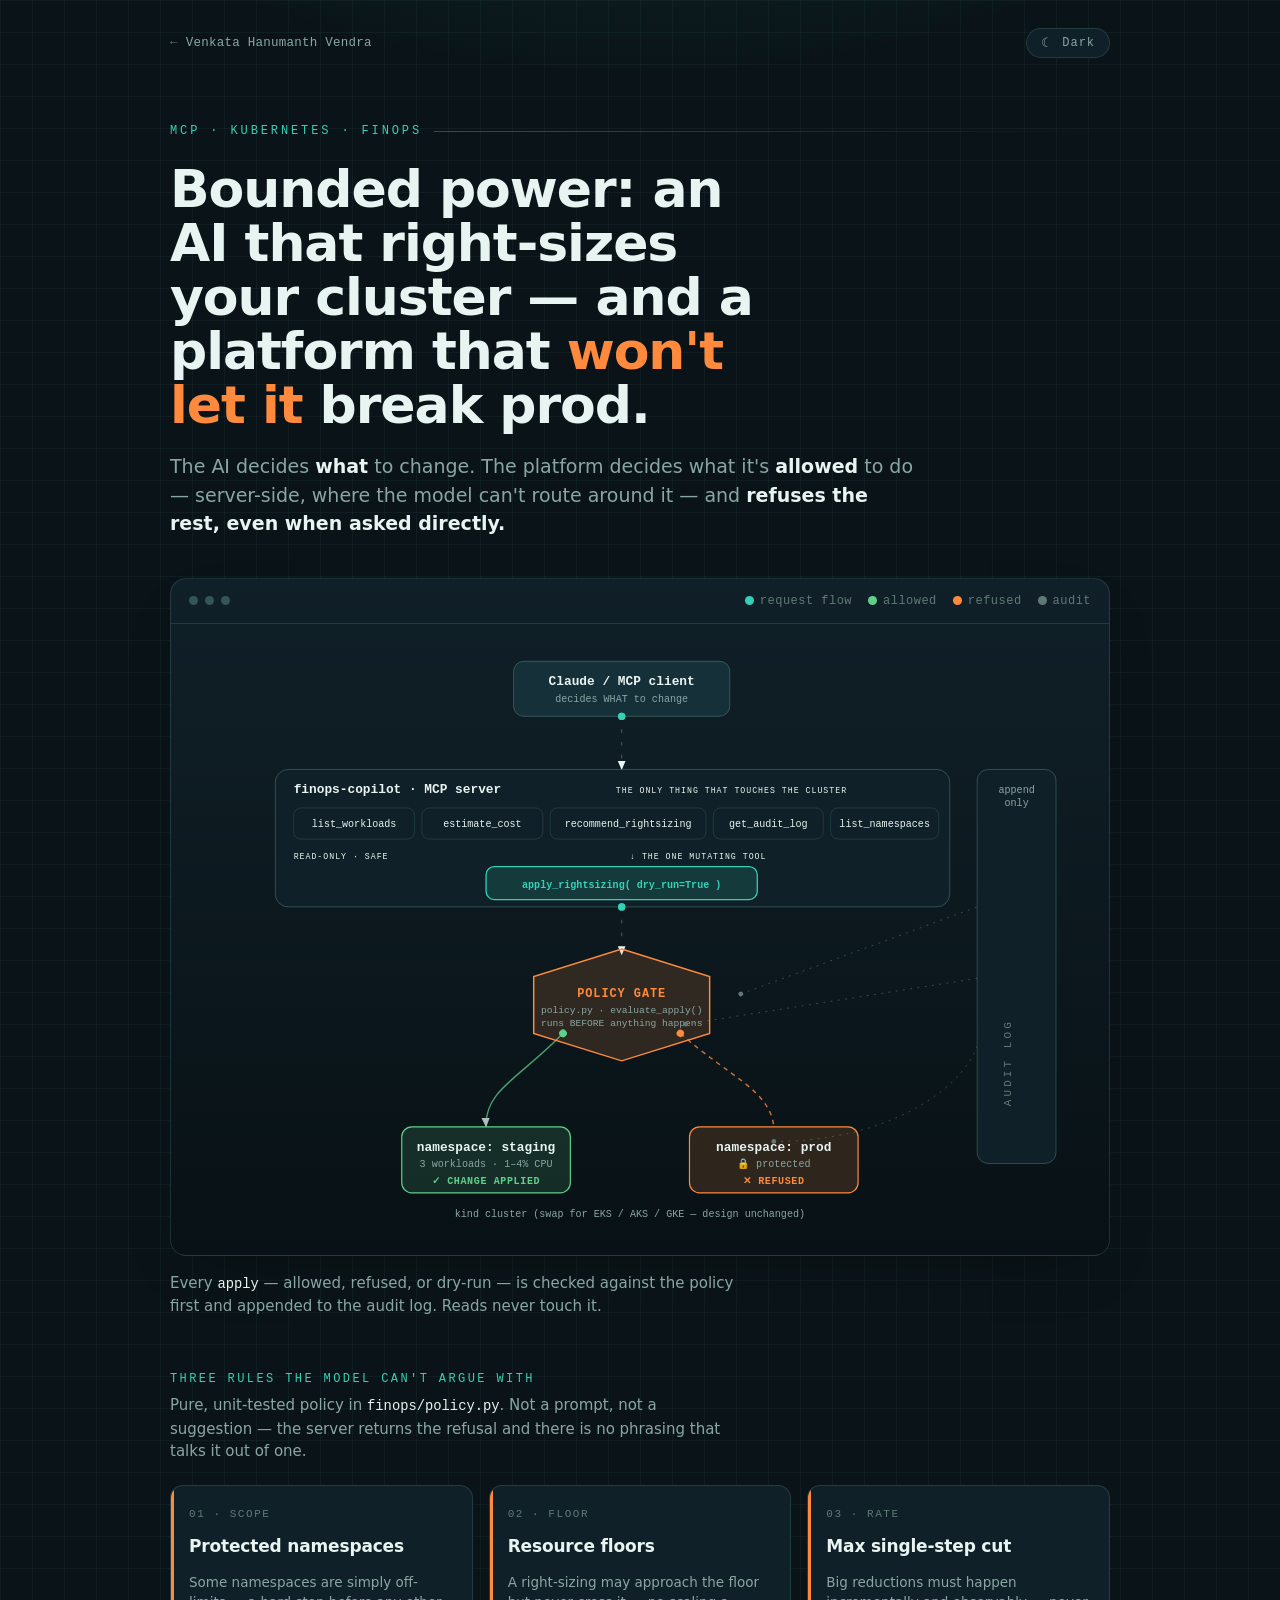
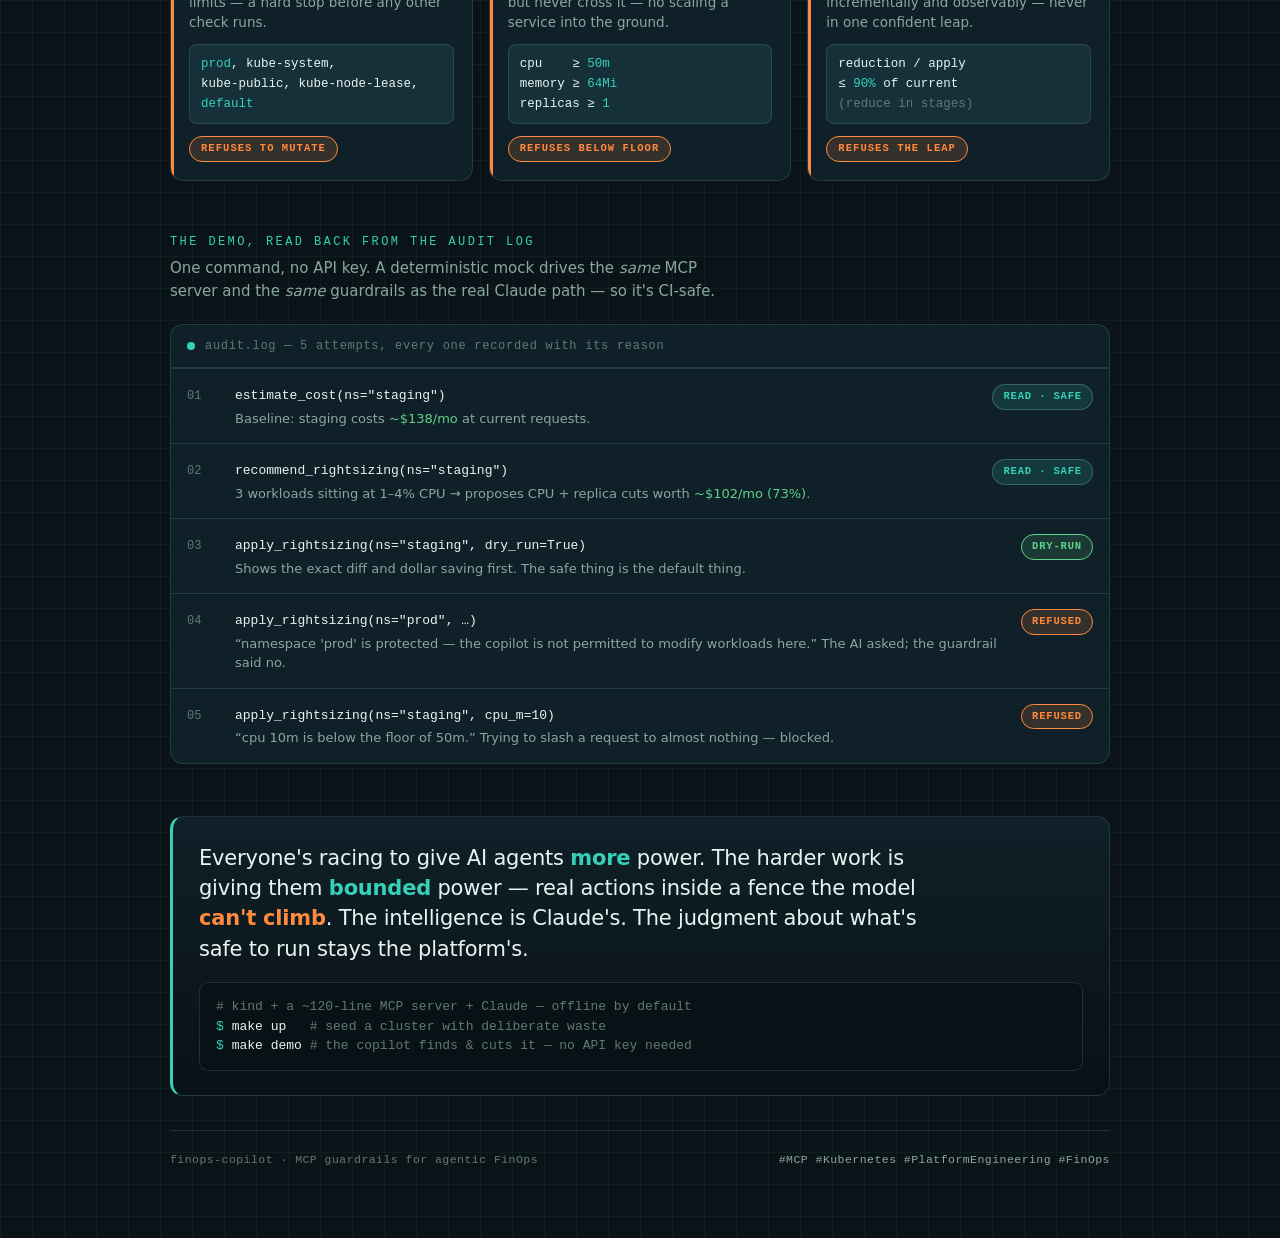
<file: mcp-finops-guardrails/index.html>
<!doctype html>
<html lang="en" data-theme="dark">
<head>
<meta charset="utf-8">
<meta name="viewport" content="width=device-width, initial-scale=1">
<meta name="color-scheme" content="dark light">

<title>Bounded power — MCP FinOps guardrails | Venkata Hanumanth Vendra</title>
<meta name="description" content="An AI that right-sizes a live Kubernetes cluster over MCP — and a server-side policy layer that refuses protected-prod and sub-floor cuts, even when the model asks. Typed tools, dry-run defaults, an audit trail.">
<meta name="author" content="Venkata Hanumanth Vendra">
<link rel="canonical" href="https://hanumanthvendra.github.io/mcp-finops-guardrails/">
<meta name="robots" content="index, follow">

<!-- Open Graph / social. NOTE: swap og:image for a 1200x630 screenshot of the diagram
     (e.g. /assets/images/og-mcp-finops.png) for a subject-specific LinkedIn preview. -->
<meta property="og:type" content="article">
<meta property="og:site_name" content="Venkata Hanumanth Vendra">
<meta property="og:title" content="Bounded power: an AI that right-sizes your cluster — and a platform that won't let it break prod">
<meta property="og:description" content="A typed MCP interface to a live Kubernetes cluster with the safety logic server-side. The AI decides what to change; the platform decides what it's allowed to do — and refuses the rest.">
<meta property="og:url" content="https://hanumanthvendra.github.io/mcp-finops-guardrails/">
<meta property="og:image" content="https://hanumanthvendra.github.io/assets/images/og-image.png">
<meta property="og:image:width" content="1200">
<meta property="og:image:height" content="630">
<meta name="twitter:card" content="summary_large_image">
<meta name="twitter:title" content="Bounded power — MCP FinOps guardrails">
<meta name="twitter:description" content="An AI with bounded power: typed MCP tools, a server-side policy gate that refuses protected-prod and sub-floor cuts, dry-run defaults, an audit trail.">
<meta name="twitter:image" content="https://hanumanthvendra.github.io/assets/images/og-image.png">

<meta name="theme-color" content="#0a1418">
<link rel="icon" href="/assets/images/favicon.svg" type="image/svg+xml">

<!-- Set theme before paint to avoid a flash of the wrong theme -->
<script>
(function(){try{var t=localStorage.getItem('theme');
if(t!=='light'&&t!=='dark')t='dark';
document.documentElement.setAttribute('data-theme',t);}catch(e){}})();
</script>

<style>
  html { -webkit-text-size-adjust: 100%; }
  img, svg { max-width: 100%; }

  .topnav {
    max-width: 1020px;
    margin: 0 auto;
    padding: clamp(18px, 3vw, 28px) clamp(18px, 4vw, 40px) 0;
    display: flex;
    align-items: center;
    justify-content: space-between;
    gap: 12px;
    font-family: var(--mono);
    font-size: 12.5px;
  }
  .topnav .brand {
    color: var(--muted);
    text-decoration: none;
    letter-spacing: 0.02em;
    display: inline-flex;
    align-items: center;
    gap: 8px;
    transition: color .15s ease;
  }
  .topnav .brand:hover, .topnav .brand:focus-visible { color: var(--accent); }
  .topnav .brand .ar { color: var(--faint); }
  .theme-toggle {
    font-family: var(--mono);
    font-size: 12px;
    letter-spacing: 0.08em;
    color: var(--muted);
    background: var(--panel);
    border: 1px solid var(--hair);
    border-radius: 999px;
    padding: 7px 14px;
    cursor: pointer;
    display: inline-flex;
    align-items: center;
    gap: 8px;
    transition: border-color .15s ease, color .15s ease;
  }
  .theme-toggle:hover, .theme-toggle:focus-visible {
    color: var(--ink);
    border-color: var(--hair-strong);
  }
  .theme-toggle .ic { font-size: 13px; line-height: 1; }
  :focus-visible { outline: 2px solid var(--accent); outline-offset: 3px; border-radius: 4px; }
</style>
</head>
<body>

<nav class="topnav" aria-label="Site">
  <a class="brand" href="/"><span class="ar">←</span> Venkata Hanumanth Vendra</a>
  <button class="theme-toggle" id="themeBtn" type="button" aria-label="Toggle light or dark theme">
    <span class="ic" id="themeIc">☾</span><span id="themeLbl">Dark</span>
  </button>
</nav>
<style>
  :root {
    /* dark is the primary world; tokens below are redefined per-theme */
    --ground: #0a1418;
    --ground-2: #081115;
    --panel: #102028;
    --panel-2: #16303a;
    --hair: rgba(120, 190, 180, 0.18);
    --hair-strong: rgba(120, 190, 180, 0.34);
    --ink: #e8f4f1;
    --muted: #8aa6a2;
    --faint: #5f7a76;
    --accent: #35d0b6;       /* phosphor teal — the flow */
    --accent-dim: rgba(53, 208, 182, 0.14);
    --allow: #5fd08a;        /* semantic: allowed */
    --allow-dim: rgba(95, 208, 138, 0.14);
    --refuse: #ff8a3d;       /* semantic: refused — the one bold note */
    --refuse-dim: rgba(255, 138, 61, 0.15);
    --grid: rgba(120, 190, 180, 0.06);
    --shadow: rgba(0, 0, 0, 0.45);

    --mono: ui-monospace, "SF Mono", "JetBrains Mono", "Menlo", "Consolas", monospace;
    --sans: -apple-system, "Segoe UI", system-ui, "Helvetica Neue", Arial, sans-serif;
  }

  @media (prefers-color-scheme: light) {
    :root {
      --ground: #eef3f1;
      --ground-2: #e4ebe8;
      --panel: #ffffff;
      --panel-2: #f2f7f5;
      --hair: rgba(16, 137, 122, 0.20);
      --hair-strong: rgba(16, 137, 122, 0.34);
      --ink: #0d1c1f;
      --muted: #4f6764;
      --faint: #7d918e;
      --accent: #10897a;
      --accent-dim: rgba(16, 137, 122, 0.12);
      --allow: #1e9b5c;
      --allow-dim: rgba(30, 155, 92, 0.12);
      --refuse: #d6552b;
      --refuse-dim: rgba(214, 85, 43, 0.12);
      --grid: rgba(16, 137, 122, 0.07);
      --shadow: rgba(20, 50, 45, 0.12);
    }
  }
  /* explicit toggle must win in both directions */
  :root[data-theme="dark"] {
    --ground: #0a1418; --ground-2: #081115; --panel: #102028; --panel-2: #16303a;
    --hair: rgba(120,190,180,.18); --hair-strong: rgba(120,190,180,.34);
    --ink: #e8f4f1; --muted: #8aa6a2; --faint: #5f7a76;
    --accent: #35d0b6; --accent-dim: rgba(53,208,182,.14);
    --allow: #5fd08a; --allow-dim: rgba(95,208,138,.14);
    --refuse: #ff8a3d; --refuse-dim: rgba(255,138,61,.15);
    --grid: rgba(120,190,180,.06); --shadow: rgba(0,0,0,.45);
  }
  :root[data-theme="light"] {
    --ground: #eef3f1; --ground-2: #e4ebe8; --panel: #fff; --panel-2: #f2f7f5;
    --hair: rgba(16,137,122,.20); --hair-strong: rgba(16,137,122,.34);
    --ink: #0d1c1f; --muted: #4f6764; --faint: #7d918e;
    --accent: #10897a; --accent-dim: rgba(16,137,122,.12);
    --allow: #1e9b5c; --allow-dim: rgba(30,155,92,.12);
    --refuse: #d6552b; --refuse-dim: rgba(214,85,43,.12);
    --grid: rgba(16,137,122,.07); --shadow: rgba(20,50,45,.12);
  }

  * { box-sizing: border-box; }

  body {
    margin: 0;
    background:
      radial-gradient(1100px 600px at 50% -10%, var(--accent-dim), transparent 60%),
      linear-gradient(var(--grid) 1px, transparent 1px) 0 0 / 100% 32px,
      linear-gradient(90deg, var(--grid) 1px, transparent 1px) 0 0 / 32px 100%,
      var(--ground);
    color: var(--ink);
    font-family: var(--sans);
    -webkit-font-smoothing: antialiased;
    line-height: 1.5;
  }

  .wrap {
    max-width: 1020px;
    margin: 0 auto;
    padding: clamp(28px, 5vw, 64px) clamp(18px, 4vw, 40px) 72px;
  }

  /* ---------- header ---------- */
  .eyebrow {
    font-family: var(--mono);
    font-size: 12px;
    letter-spacing: 0.24em;
    text-transform: uppercase;
    color: var(--accent);
    display: flex;
    align-items: center;
    gap: 12px;
    margin: 0 0 22px;
  }
  .eyebrow::after {
    content: "";
    flex: 1;
    height: 1px;
    background: linear-gradient(90deg, var(--hair-strong), transparent);
  }
  h1 {
    font-size: clamp(30px, 5.4vw, 52px);
    line-height: 1.04;
    letter-spacing: -0.02em;
    font-weight: 800;
    margin: 0 0 20px;
    text-wrap: balance;
    max-width: 20ch;
  }
  h1 .em { color: var(--accent); }
  h1 .rf { color: var(--refuse); }
  .lede {
    font-size: clamp(16px, 2vw, 19px);
    color: var(--muted);
    max-width: 62ch;
    margin: 0;
  }
  .lede strong { color: var(--ink); font-weight: 600; }

  /* ---------- diagram frame ---------- */
  .diagram {
    margin: 40px 0 16px;
    border: 1px solid var(--hair);
    border-radius: 16px;
    background:
      linear-gradient(180deg, var(--panel), var(--ground-2));
    box-shadow: 0 24px 60px -30px var(--shadow);
    overflow: hidden;
  }
  .diagram-top {
    display: flex;
    align-items: center;
    justify-content: space-between;
    gap: 10px;
    padding: 13px 18px;
    border-bottom: 1px solid var(--hair);
    font-family: var(--mono);
    font-size: 12px;
    color: var(--faint);
    letter-spacing: 0.04em;
    flex-wrap: wrap;
  }
  .dots-tl { display: inline-flex; gap: 7px; }
  .dots-tl i { width: 9px; height: 9px; border-radius: 50%; background: var(--hair-strong); display: inline-block; }
  .legend { display: inline-flex; gap: 16px; align-items: center; flex-wrap: wrap; }
  .legend span { display: inline-flex; align-items: center; gap: 6px; }
  .legend b { width: 9px; height: 9px; border-radius: 50%; display: inline-block; }
  .svg-scroll { overflow-x: auto; padding: 8px clamp(6px, 2vw, 20px) 18px; }
  svg.arch { display: block; width: 100%; min-width: 640px; height: auto; }

  /* ---------- svg element styling ---------- */
  .node { fill: var(--panel-2); stroke: var(--hair-strong); stroke-width: 1; }
  .node-lg { fill: var(--panel); stroke: var(--hair-strong); }
  .gate { fill: var(--refuse-dim); stroke: var(--refuse); stroke-width: 1.6; }
  .chip { fill: var(--panel); stroke: var(--hair); stroke-width: 1; }
  .chip-apply { fill: var(--accent-dim); stroke: var(--accent); stroke-width: 1.4; }
  .prod-box { fill: var(--refuse-dim); stroke: var(--refuse); stroke-width: 1.3; }
  .stg-box { fill: var(--allow-dim); stroke: var(--allow); stroke-width: 1.3; }

  text { font-family: var(--mono); fill: var(--ink); }
  .t-title { font-size: 14px; font-weight: 600; }
  .t-sub { font-size: 11px; fill: var(--muted); }
  .t-chip { font-size: 11px; fill: var(--ink); }
  .t-chip-mut { font-size: 11px; fill: var(--accent); font-weight: 600; }
  .t-tag { font-size: 9px; letter-spacing: 0.12em; }
  .t-gate { font-size: 13px; font-weight: 700; fill: var(--refuse); letter-spacing: 0.08em; }
  .t-gate-sub { font-size: 10.5px; fill: var(--muted); }
  .t-rail { font-size: 12px; fill: var(--faint); letter-spacing: 0.28em; }
  .t-verdict-ok { font-size: 11px; font-weight: 700; fill: var(--allow); letter-spacing: 0.06em; }
  .t-verdict-no { font-size: 11px; font-weight: 700; fill: var(--refuse); letter-spacing: 0.06em; }

  .wire { fill: none; stroke: var(--hair-strong); stroke-width: 1.4; }
  .wire-allow { fill: none; stroke: var(--allow); stroke-width: 1.5; opacity: 0.75; }
  .wire-refuse { fill: none; stroke: var(--refuse); stroke-width: 1.5; stroke-dasharray: 5 5; opacity: 0.8; }
  .wire-audit { fill: none; stroke: var(--faint); stroke-width: 1; stroke-dasharray: 2 6; opacity: 0.6; }

  /* animated flowing dash on the main wires */
  .flow { stroke-dasharray: 4 10; animation: dash 1.1s linear infinite; }
  @keyframes dash { to { stroke-dashoffset: -28; } }

  /* travelling dots via offset-path */
  .dot { r: 4px; }
  .dot-teal { fill: var(--accent); }
  .dot-allow { fill: var(--allow); }
  .dot-refuse { fill: var(--refuse); }
  .dot-audit { fill: var(--faint); r: 2.6px; }
  .move { animation: travel 2.4s linear infinite; }
  @keyframes travel { from { offset-distance: 0%; } to { offset-distance: 100%; } }
  /* refused pulse: races toward prod, hits the fence, dies */
  .bounce { animation: bounce 2.2s cubic-bezier(.5,0,.9,.4) infinite; }
  @keyframes bounce {
    0%   { offset-distance: 0%;  opacity: 0; }
    12%  { opacity: 1; }
    62%  { offset-distance: 92%; opacity: 1; }
    72%  { offset-distance: 92%; opacity: 0; }
    100% { offset-distance: 92%; opacity: 0; }
  }
  .refuse-badge { animation: throb 2.2s ease-in-out infinite; transform-origin: center; }
  @keyframes throb { 0%,55%,100% { opacity: .35; } 66% { opacity: 1; } }

  /* ---------- rules ---------- */
  .section-h {
    font-family: var(--mono);
    font-size: 12px;
    letter-spacing: 0.2em;
    text-transform: uppercase;
    color: var(--accent);
    margin: 52px 0 6px;
  }
  .section-lede { color: var(--muted); margin: 0 0 22px; max-width: 60ch; font-size: 15px; }
  .section-lede code { font-family: var(--mono); color: var(--ink); font-size: 0.92em; }

  .rules { display: grid; grid-template-columns: repeat(3, 1fr); gap: 16px; }
  .rule {
    border: 1px solid var(--hair);
    border-radius: 13px;
    background: var(--panel);
    padding: 20px 18px 18px;
    display: flex;
    flex-direction: column;
    gap: 12px;
    position: relative;
    overflow: hidden;
  }
  .rule::before {
    content: "";
    position: absolute; inset: 0 auto 0 0; width: 3px;
    background: var(--refuse);
  }
  .rule .rk {
    font-family: var(--mono); font-size: 11px; letter-spacing: 0.14em;
    text-transform: uppercase; color: var(--faint);
  }
  .rule h3 { margin: 0; font-size: 17px; font-weight: 700; letter-spacing: -0.01em; }
  .rule p { margin: 0; color: var(--muted); font-size: 13.5px; }
  .thresh {
    font-family: var(--mono); font-size: 12.5px; color: var(--ink);
    background: var(--panel-2); border: 1px solid var(--hair);
    border-radius: 8px; padding: 9px 11px; line-height: 1.6;
  }
  .thresh .v { color: var(--accent); }
  .verdict-pill {
    align-self: flex-start; margin-top: auto;
    font-family: var(--mono); font-size: 10.5px; font-weight: 700;
    letter-spacing: 0.1em; text-transform: uppercase;
    color: var(--refuse); background: var(--refuse-dim);
    border: 1px solid var(--refuse); border-radius: 999px;
    padding: 4px 11px;
  }

  /* ---------- ledger ---------- */
  .ledger {
    border: 1px solid var(--hair);
    border-radius: 13px;
    background: var(--panel);
    overflow: hidden;
  }
  .ledger-head {
    display: flex; align-items: center; gap: 10px;
    padding: 12px 16px; border-bottom: 1px solid var(--hair);
    font-family: var(--mono); font-size: 12px; color: var(--faint);
    letter-spacing: 0.06em;
  }
  .ledger-head .pulse { width: 8px; height: 8px; border-radius: 50%; background: var(--accent); box-shadow: 0 0 0 0 var(--accent); animation: pulse 2s ease-out infinite; }
  @keyframes pulse { 0% { box-shadow: 0 0 0 0 var(--accent-dim); } 70% { box-shadow: 0 0 0 8px transparent; } 100% { box-shadow: 0 0 0 0 transparent; } }
  .row {
    display: grid;
    grid-template-columns: 34px 1fr auto;
    gap: 14px;
    align-items: baseline;
    padding: 15px 16px;
    border-top: 1px solid var(--hair);
  }
  .row:first-of-type { border-top: none; }
  .row .n { font-family: var(--mono); font-size: 12px; color: var(--faint); }
  .row .call { font-family: var(--mono); font-size: 13px; color: var(--ink); word-break: break-word; }
  .row .reason { color: var(--muted); font-size: 13px; margin-top: 3px; }
  .row .reason .money { color: var(--allow); font-variant-numeric: tabular-nums; }
  .verdict {
    justify-self: end;
    font-family: var(--mono); font-size: 10.5px; font-weight: 700;
    letter-spacing: 0.08em; text-transform: uppercase;
    border-radius: 999px; padding: 4px 10px; white-space: nowrap;
  }
  .v-read { color: var(--accent); background: var(--accent-dim); border: 1px solid var(--hair-strong); }
  .v-dry { color: var(--allow); background: var(--allow-dim); border: 1px solid var(--allow); }
  .v-refuse { color: var(--refuse); background: var(--refuse-dim); border: 1px solid var(--refuse); }

  /* ---------- thesis / footer ---------- */
  .thesis {
    margin-top: 52px;
    border: 1px solid var(--hair);
    border-left: 3px solid var(--accent);
    border-radius: 13px;
    background: linear-gradient(180deg, var(--panel), var(--ground-2));
    padding: 26px 26px 24px;
  }
  .thesis p { margin: 0; font-size: clamp(17px, 2.2vw, 21px); line-height: 1.45; letter-spacing: -0.01em; max-width: 54ch; }
  .thesis .k { color: var(--accent); font-weight: 600; }
  .thesis .rk { color: var(--refuse); font-weight: 600; }
  .run {
    margin-top: 18px;
    font-family: var(--mono); font-size: 13px;
    background: var(--ground-2); border: 1px solid var(--hair);
    border-radius: 9px; padding: 14px 16px; color: var(--muted);
    overflow-x: auto;
  }
  .run .p { color: var(--accent); user-select: none; }
  .run .c { color: var(--ink); }
  .run .cm { color: var(--faint); }
  .run div { white-space: nowrap; }

  footer {
    margin-top: 34px; padding-top: 20px; border-top: 1px solid var(--hair);
    display: flex; justify-content: space-between; gap: 12px; flex-wrap: wrap;
    font-family: var(--mono); font-size: 11.5px; color: var(--faint);
    letter-spacing: 0.04em;
  }
  footer .tags { color: var(--muted); }

  @media (max-width: 720px) {
    .rules { grid-template-columns: 1fr; }
    .row { grid-template-columns: 26px 1fr; }
    .verdict { grid-column: 2; justify-self: start; margin-top: 6px; }
  }
  @media (prefers-reduced-motion: reduce) {
    .flow, .move, .bounce, .refuse-badge, .ledger-head .pulse { animation: none !important; }
    .move { offset-distance: 60%; }
    .bounce { offset-distance: 55%; opacity: 1; }
    .refuse-badge { opacity: 1; }
  }
</style>

<div class="wrap">

  <header>
    <p class="eyebrow">MCP · Kubernetes · FinOps</p>
    <h1>Bounded power: an AI that right-sizes your cluster — and a platform that <span class="rf">won't let it</span> break prod.</h1>
    <p class="lede">The AI decides <strong>what</strong> to change. The platform decides what it's <strong>allowed</strong> to do — server-side, where the model can't route around it — and <strong>refuses the rest, even when asked directly.</strong></p>
  </header>

  <!-- ============== ANIMATED ARCHITECTURE ============== -->
  <div class="diagram">
    <div class="diagram-top">
      <span class="dots-tl"><i></i><i></i><i></i></span>
      <span class="legend">
        <span><b style="background:var(--accent)"></b> request flow</span>
        <span><b style="background:var(--allow)"></b> allowed</span>
        <span><b style="background:var(--refuse)"></b> refused</span>
        <span><b style="background:var(--faint)"></b> audit</span>
      </span>
    </div>

    <div class="svg-scroll">
      <svg class="arch" viewBox="0 0 980 660" role="img"
           aria-label="Architecture: Claude calls typed MCP tools; the mutating apply call passes through a server-side policy gate that allows safe changes to staging, refuses protected prod and sub-floor cuts, and logs every attempt to an audit rail.">
        <defs>
          <marker id="ah" markerWidth="9" markerHeight="9" refX="6.5" refY="3" orient="auto">
            <path d="M0,0 L7,3 L0,6 Z" fill="currentColor"/>
          </marker>
        </defs>

        <!-- ===== WIRES (drawn first, under nodes) ===== -->
        <!-- Claude -> server -->
        <path class="wire flow" style="color:var(--accent)" d="M470,92 L470,150" marker-end="url(#ah)" stroke="var(--accent)"/>
        <!-- apply chip -> gate -->
        <path class="wire flow" style="color:var(--refuse)" d="M470,300 L470,352" marker-end="url(#ah)" stroke="var(--accent)"/>
        <!-- gate -> staging (allowed) -->
        <path class="wire-allow" id="pAllow" d="M406,438 C360,486 320,500 322,540" marker-end="url(#ah)" style="color:var(--allow)"/>
        <!-- gate -> prod (refused / blocked) -->
        <path class="wire-refuse" id="pRefuse" d="M534,438 C588,486 632,500 636,540" style="color:var(--refuse)"/>
        <!-- audit feeds -->
        <path class="wire-audit" id="pAudit1" d="M600,395 L858,300"/>
        <path class="wire-audit" id="pAudit2" d="M540,428 L858,378"/>
        <path class="wire-audit" id="pAudit3" d="M636,556 C760,556 840,500 858,452"/>

        <!-- ===== AUDIT RAIL ===== -->
        <rect class="node-lg" x="858" y="150" width="86" height="430" rx="12"/>
        <text class="t-rail" x="895" y="470" transform="rotate(-90 895 470)" text-anchor="middle">AUDIT LOG</text>
        <text class="t-sub" x="901" y="176" text-anchor="middle">append</text>
        <text class="t-sub" x="901" y="190" text-anchor="middle">only</text>

        <!-- ===== CLAUDE CLIENT ===== -->
        <rect class="node" x="352" y="32" width="236" height="60" rx="11"/>
        <text class="t-title" x="470" y="58" text-anchor="middle">Claude / MCP client</text>
        <text class="t-sub" x="470" y="76" text-anchor="middle">decides WHAT to change</text>

        <!-- ===== MCP SERVER PANEL ===== -->
        <rect class="node-lg" x="92" y="150" width="736" height="150" rx="14"/>
        <text class="t-title" x="112" y="176" text-anchor="start">finops-copilot · MCP server</text>
        <text class="t-tag" x="716" y="176" text-anchor="end" fill="var(--faint)">THE ONLY THING THAT TOUCHES THE CLUSTER</text>

        <!-- read-only tool chips -->
        <g>
          <rect class="chip" x="112" y="192" width="132" height="34" rx="8"/>
          <text class="t-chip" x="178" y="213" text-anchor="middle">list_workloads</text>
          <rect class="chip" x="252" y="192" width="132" height="34" rx="8"/>
          <text class="t-chip" x="318" y="213" text-anchor="middle">estimate_cost</text>
          <rect class="chip" x="392" y="192" width="170" height="34" rx="8"/>
          <text class="t-chip" x="477" y="213" text-anchor="middle">recommend_rightsizing</text>
          <rect class="chip" x="570" y="192" width="120" height="34" rx="8"/>
          <text class="t-chip" x="630" y="213" text-anchor="middle">get_audit_log</text>
          <rect class="chip" x="698" y="192" width="118" height="34" rx="8"/>
          <text class="t-chip" x="757" y="213" text-anchor="middle">list_namespaces</text>
        </g>
        <text class="t-tag" x="112" y="248" fill="var(--faint)">READ-ONLY · SAFE</text>

        <!-- mutating tool -->
        <rect class="chip-apply" x="322" y="256" width="296" height="36" rx="9"/>
        <text class="t-chip-mut" x="470" y="279" text-anchor="middle">apply_rightsizing(  dry_run=True  )</text>
        <text class="t-tag" x="628" y="248" text-anchor="end" fill="var(--accent)">↓ THE ONE MUTATING TOOL</text>

        <!-- ===== POLICY GATE ===== -->
        <polygon class="gate" points="470,346 566,376 566,438 470,468 374,438 374,376"/>
        <text class="t-gate" x="470" y="398" text-anchor="middle">POLICY GATE</text>
        <text class="t-gate-sub" x="470" y="416" text-anchor="middle">policy.py · evaluate_apply()</text>
        <text class="t-gate-sub" x="470" y="430" text-anchor="middle">runs BEFORE anything happens</text>

        <!-- ===== CLUSTER ===== -->
        <rect class="stg-box" x="230" y="540" width="184" height="72" rx="11"/>
        <text class="t-title" x="322" y="566" text-anchor="middle" fill="var(--allow)">namespace: staging</text>
        <text class="t-sub" x="322" y="584" text-anchor="middle">3 workloads · 1–4% CPU</text>
        <text class="t-verdict-ok" x="322" y="602" text-anchor="middle">✓ CHANGE APPLIED</text>

        <rect class="prod-box" x="544" y="540" width="184" height="72" rx="11"/>
        <text class="t-title" x="636" y="566" text-anchor="middle" fill="var(--refuse)">namespace: prod</text>
        <text class="t-sub" x="636" y="584" text-anchor="middle">🔒 protected</text>
        <g class="refuse-badge">
          <text class="t-verdict-no" x="636" y="602" text-anchor="middle">✕ REFUSED</text>
        </g>

        <text class="t-sub" x="479" y="638" text-anchor="middle" fill="var(--faint)">kind cluster (swap for EKS / AKS / GKE — design unchanged)</text>

        <!-- ===== TRAVELLING DOTS ===== -->
        <circle class="dot dot-teal move" style="offset-path:path('M470,92 L470,150');animation-delay:0s"/>
        <circle class="dot dot-teal move" style="offset-path:path('M470,92 L470,150');animation-delay:-1.2s"/>
        <circle class="dot dot-teal move" style="offset-path:path('M470,300 L470,352');animation-delay:-.4s"/>
        <circle class="dot dot-teal move" style="offset-path:path('M470,300 L470,352');animation-delay:-1.6s"/>
        <circle class="dot dot-allow move" style="offset-path:path('M406,438 C360,486 320,500 322,540');animation-delay:-.2s"/>
        <circle class="dot dot-allow move" style="offset-path:path('M406,438 C360,486 320,500 322,540');animation-delay:-1.4s"/>
        <circle class="dot dot-refuse bounce" style="offset-path:path('M534,438 C588,486 632,500 636,540');animation-delay:0s"/>
        <circle class="dot dot-audit move" style="offset-path:path('M600,395 L858,300');animation-delay:-.6s;animation-duration:3.4s"/>
        <circle class="dot dot-audit move" style="offset-path:path('M540,428 L858,378');animation-delay:-2s;animation-duration:3.4s"/>
        <circle class="dot dot-audit move" style="offset-path:path('M636,556 C760,556 840,500 858,452');animation-delay:-1s;animation-duration:3.8s"/>
      </svg>
    </div>
  </div>
  <p class="section-lede" style="margin-top:14px">Every <code>apply</code> — allowed, refused, or dry-run — is checked against the policy first and appended to the audit log. Reads never touch it.</p>

  <!-- ============== THE THREE RULES ============== -->
  <p class="section-h">Three rules the model can't argue with</p>
  <p class="section-lede">Pure, unit-tested policy in <code>finops/policy.py</code>. Not a prompt, not a suggestion — the server returns the refusal and there is no phrasing that talks it out of one.</p>

  <div class="rules">
    <div class="rule">
      <span class="rk">01 · scope</span>
      <h3>Protected namespaces</h3>
      <p>Some namespaces are simply off-limits — a hard stop before any other check runs.</p>
      <div class="thresh"><span class="v">prod</span>, kube-system,<br>kube-public, kube-node-lease,<br><span class="v">default</span></div>
      <span class="verdict-pill">refuses to mutate</span>
    </div>
    <div class="rule">
      <span class="rk">02 · floor</span>
      <h3>Resource floors</h3>
      <p>A right-sizing may approach the floor but never cross it — no scaling a service into the ground.</p>
      <div class="thresh">cpu&nbsp;&nbsp;&nbsp;&nbsp;≥ <span class="v">50m</span><br>memory&nbsp;≥ <span class="v">64Mi</span><br>replicas ≥ <span class="v">1</span></div>
      <span class="verdict-pill">refuses below floor</span>
    </div>
    <div class="rule">
      <span class="rk">03 · rate</span>
      <h3>Max single-step cut</h3>
      <p>Big reductions must happen incrementally and observably — never in one confident leap.</p>
      <div class="thresh">reduction / apply<br>≤ <span class="v">90%</span> of current<br><span style="color:var(--faint)">(reduce in stages)</span></div>
      <span class="verdict-pill">refuses the leap</span>
    </div>
  </div>

  <!-- ============== THE DEMO AS AN AUDIT LOG ============== -->
  <p class="section-h">The demo, read back from the audit log</p>
  <p class="section-lede">One command, no API key. A deterministic mock drives the <em>same</em> MCP server and the <em>same</em> guardrails as the real Claude path — so it's CI-safe.</p>

  <div class="ledger">
    <div class="ledger-head"><span class="pulse"></span> audit.log — 5 attempts, every one recorded with its reason</div>

    <div class="row">
      <span class="n">01</span>
      <div>
        <div class="call">estimate_cost(ns="staging")</div>
        <div class="reason">Baseline: staging costs <span class="money">~$138/mo</span> at current requests.</div>
      </div>
      <span class="verdict v-read">read · safe</span>
    </div>

    <div class="row">
      <span class="n">02</span>
      <div>
        <div class="call">recommend_rightsizing(ns="staging")</div>
        <div class="reason">3 workloads sitting at 1–4% CPU → proposes CPU + replica cuts worth <span class="money">~$102/mo (73%)</span>.</div>
      </div>
      <span class="verdict v-read">read · safe</span>
    </div>

    <div class="row">
      <span class="n">03</span>
      <div>
        <div class="call">apply_rightsizing(ns="staging", dry_run=True)</div>
        <div class="reason">Shows the exact diff and dollar saving first. The safe thing is the default thing.</div>
      </div>
      <span class="verdict v-dry">dry-run</span>
    </div>

    <div class="row">
      <span class="n">04</span>
      <div>
        <div class="call">apply_rightsizing(ns="prod", …)</div>
        <div class="reason">“namespace 'prod' is protected — the copilot is not permitted to modify workloads here.” The AI asked; the guardrail said no.</div>
      </div>
      <span class="verdict v-refuse">refused</span>
    </div>

    <div class="row">
      <span class="n">05</span>
      <div>
        <div class="call">apply_rightsizing(ns="staging", cpu_m=10)</div>
        <div class="reason">“cpu 10m is below the floor of 50m.” Trying to slash a request to almost nothing — blocked.</div>
      </div>
      <span class="verdict v-refuse">refused</span>
    </div>
  </div>

  <!-- ============== THESIS ============== -->
  <div class="thesis">
    <p>Everyone's racing to give AI agents <span class="k">more</span> power. The harder work is giving them <span class="k">bounded</span> power — real actions inside a fence the model <span class="rk">can't climb</span>. The intelligence is Claude's. The judgment about what's safe to run stays the platform's.</p>
    <div class="run">
      <div><span class="cm"># kind + a ~120-line MCP server + Claude — offline by default</span></div>
      <div><span class="p">$</span> <span class="c">make up</span>&nbsp;&nbsp;&nbsp;<span class="cm"># seed a cluster with deliberate waste</span></div>
      <div><span class="p">$</span> <span class="c">make demo</span>&nbsp;<span class="cm"># the copilot finds &amp; cuts it — no API key needed</span></div>
    </div>
  </div>

  <footer>
    <span>finops-copilot · MCP guardrails for agentic FinOps</span>
    <span class="tags">#MCP #Kubernetes #PlatformEngineering #FinOps</span>
  </footer>

</div>

<script>
(function () {
  var btn = document.getElementById('themeBtn');
  var ic = document.getElementById('themeIc');
  var lbl = document.getElementById('themeLbl');
  function paint(t) {
    document.documentElement.setAttribute('data-theme', t);
    ic.textContent = t === 'dark' ? '☾' : '☀';
    lbl.textContent = t === 'dark' ? 'Dark' : 'Light';
    btn.setAttribute('aria-pressed', t === 'dark' ? 'true' : 'false');
  }
  var cur = document.documentElement.getAttribute('data-theme') || 'dark';
  paint(cur);
  btn.addEventListener('click', function () {
    cur = cur === 'dark' ? 'light' : 'dark';
    try { localStorage.setItem('theme', cur); } catch (e) {}
    paint(cur);
  });
})();
</script>
</body>
</html>
</file>
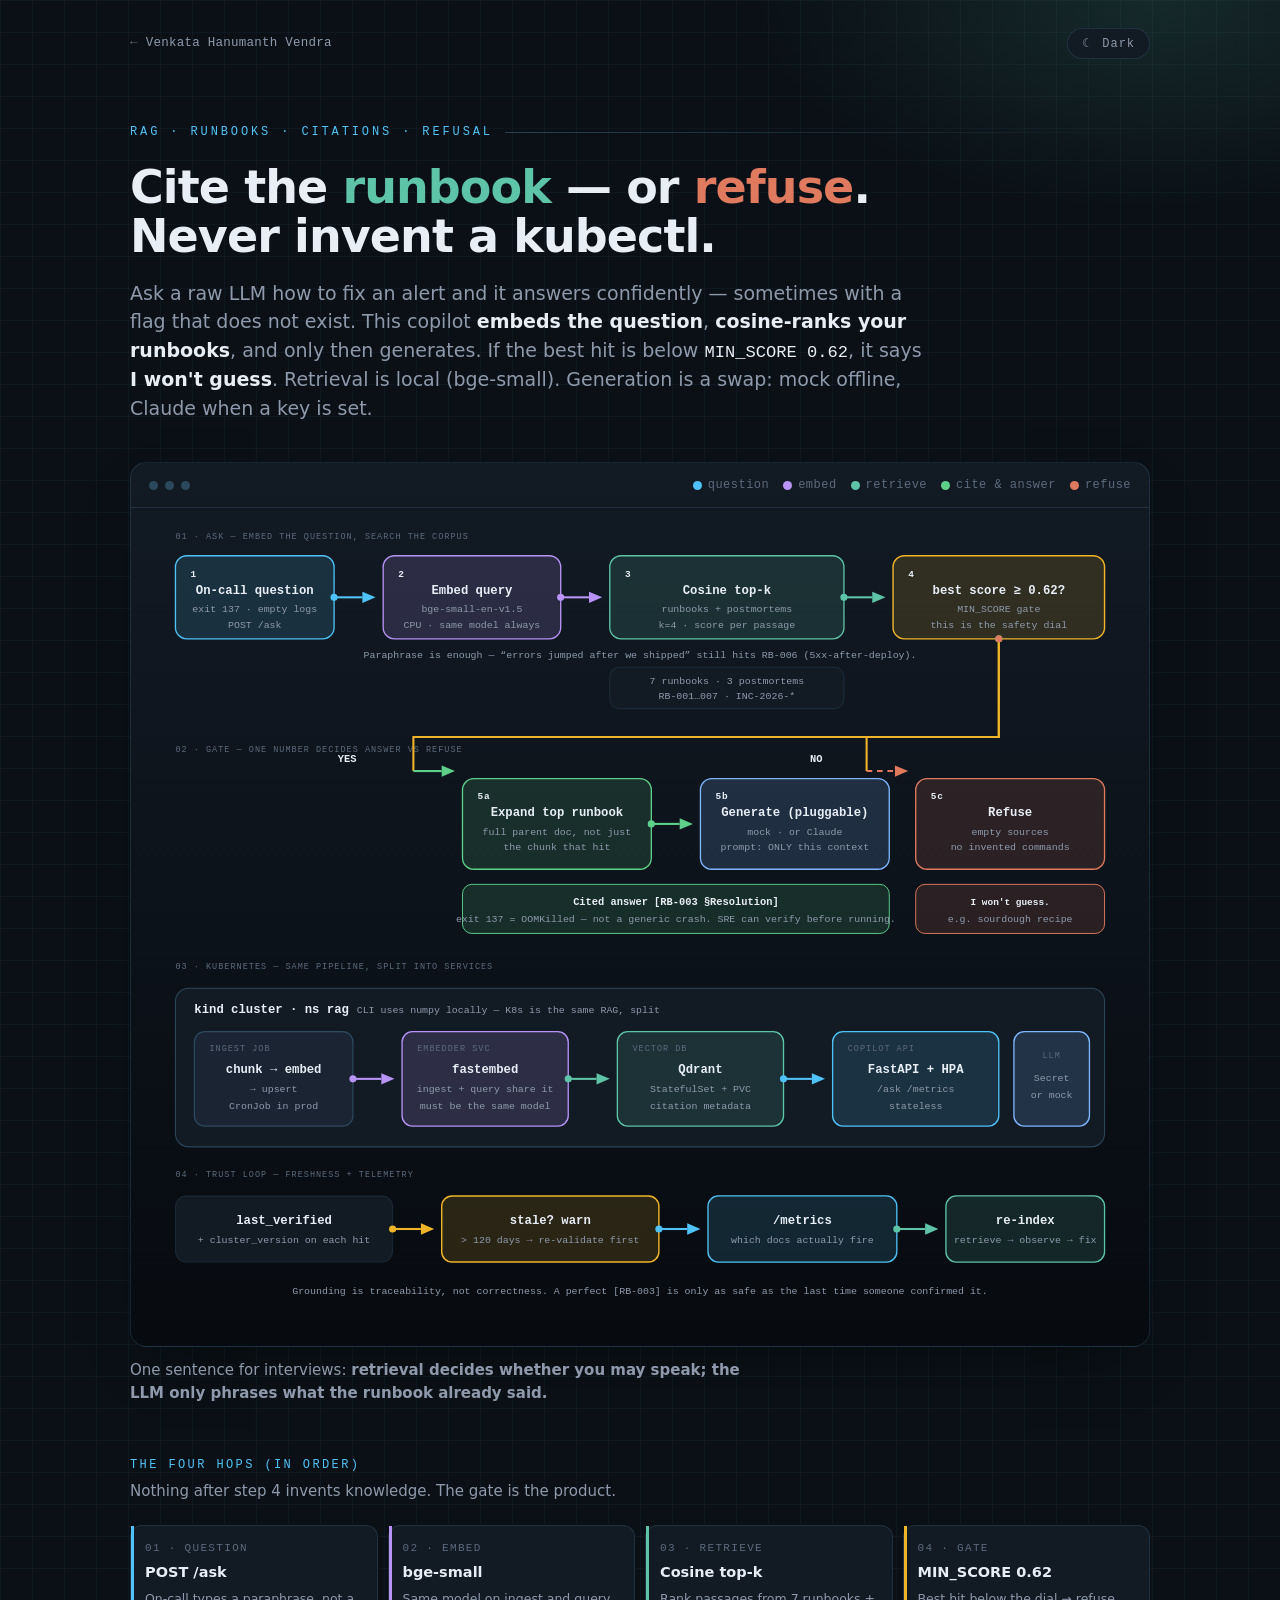
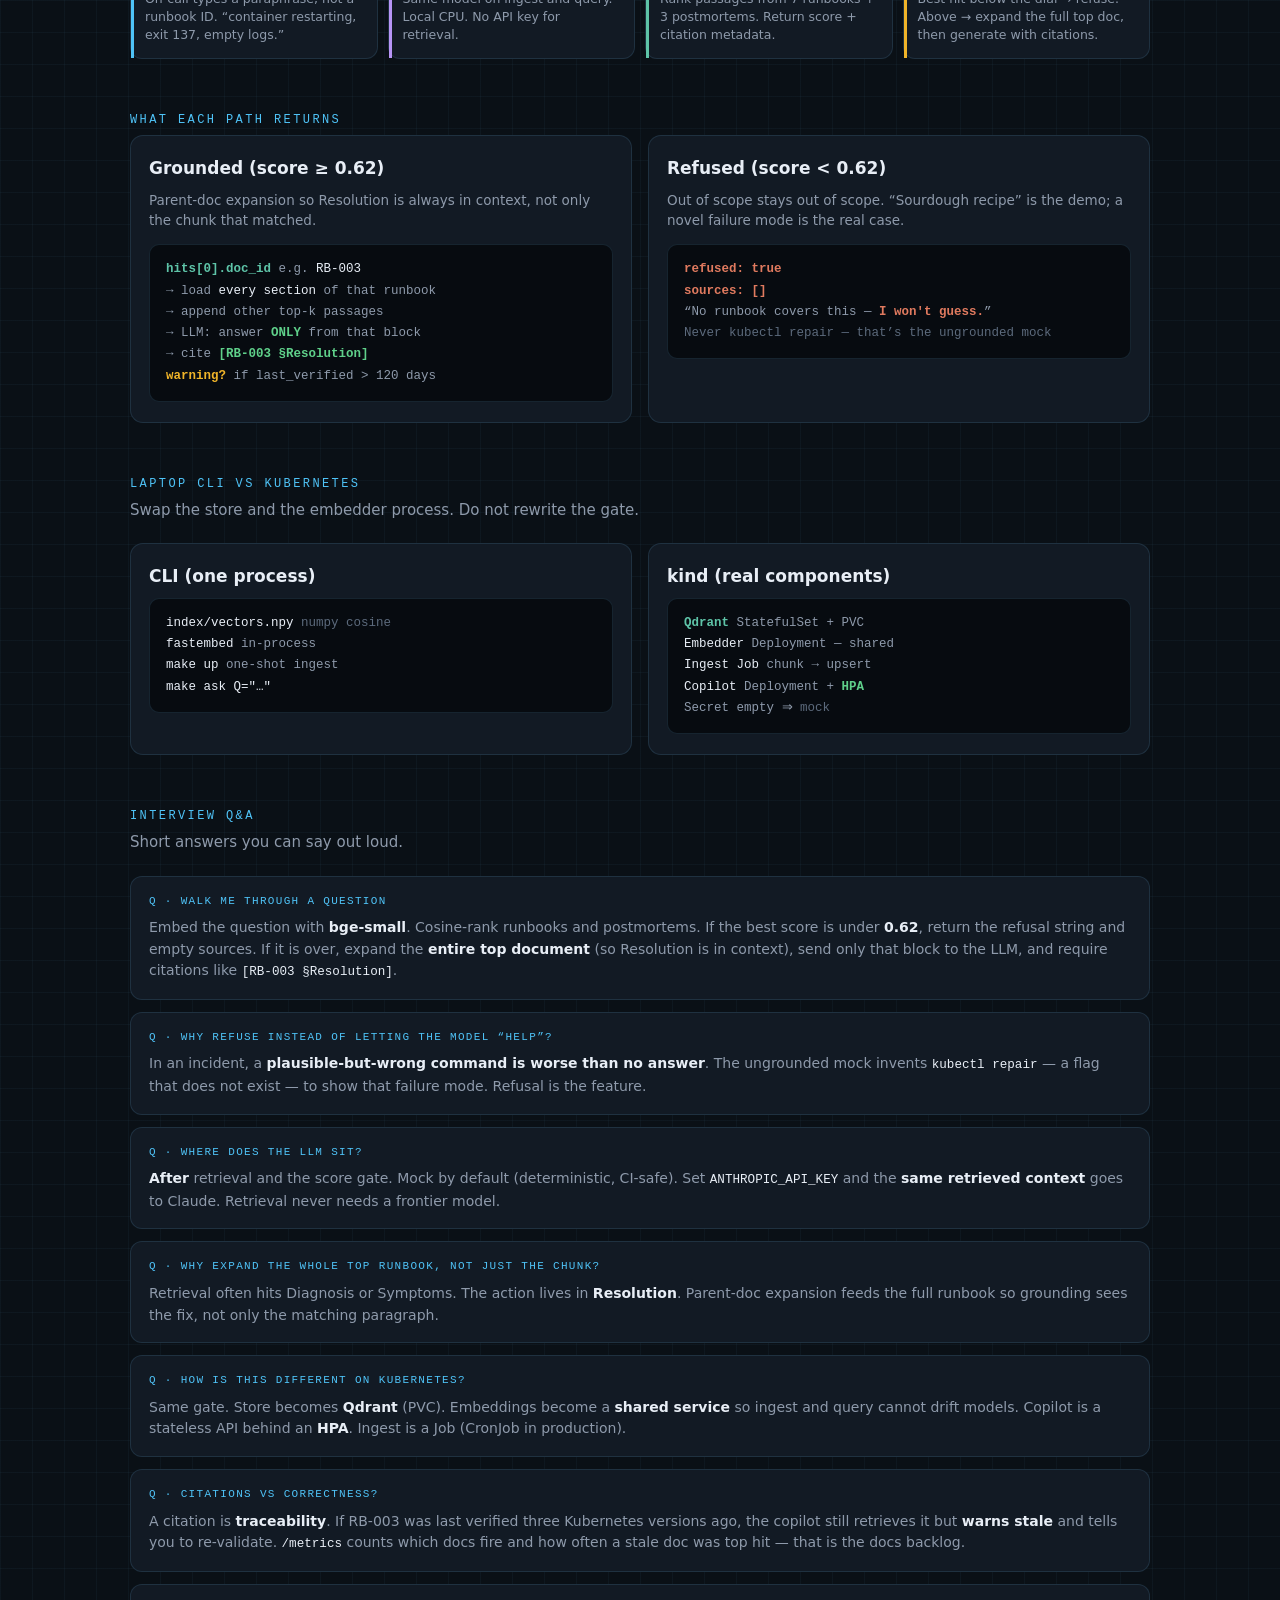
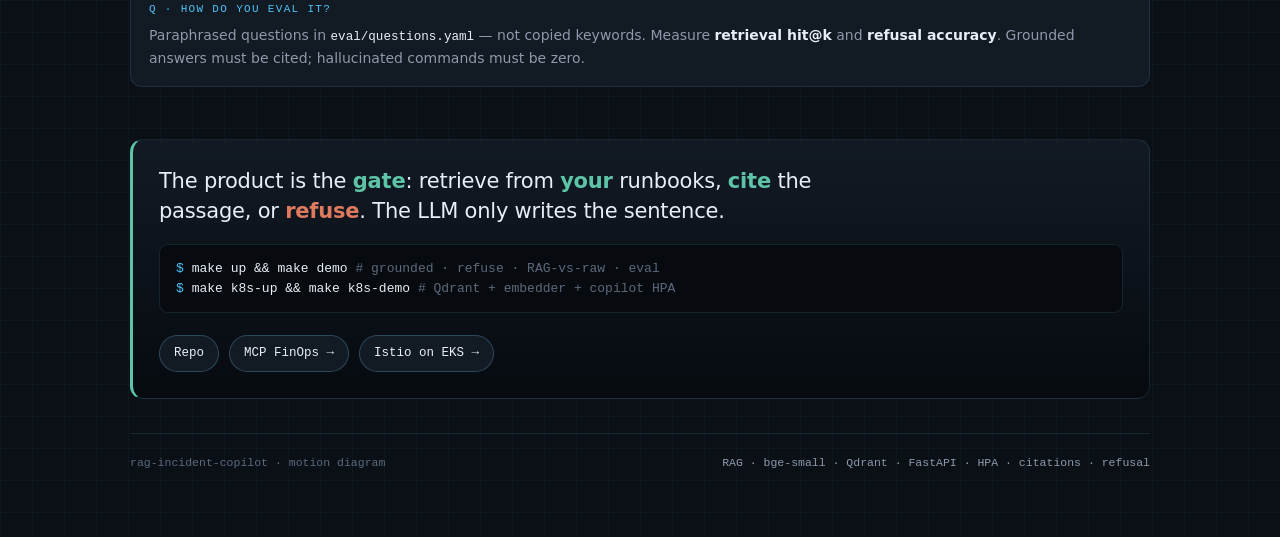
<file: rag-incident-copilot/index.html>
<!doctype html>
<html lang="en" data-theme="dark">
<head>
<meta charset="utf-8">
<meta name="viewport" content="width=device-width, initial-scale=1">
<meta name="color-scheme" content="dark light">

<title>RAG incident copilot · Retrieve, cite, or refuse | Venkata Hanumanth Vendra</title>
<meta name="description" content="Clear motion diagram of a grounded on-call RAG copilot: embed the question, cosine-search runbooks, gate on score, answer with citations — or refuse when nothing relevant is retrieved.">
<meta name="author" content="Venkata Hanumanth Vendra">
<link rel="canonical" href="https://hanumanthvendra.github.io/rag-incident-copilot/">
<meta name="robots" content="index, follow">

<meta property="og:type" content="article">
<meta property="og:site_name" content="Venkata Hanumanth Vendra">
<meta property="og:title" content="On-call RAG: cite the runbook, or say I don't know">
<meta property="og:description" content="Embed → cosine top-k → MIN_SCORE gate. Above threshold: grounded answer with [RB-003 §Resolution]. Below: refuse. Same pipeline on kind with Qdrant + HPA.">
<meta property="og:url" content="https://hanumanthvendra.github.io/rag-incident-copilot/">
<meta property="og:image" content="https://hanumanthvendra.github.io/assets/images/og-image.png">
<meta name="twitter:card" content="summary_large_image">
<meta name="twitter:title" content="RAG incident copilot · Retrieve, cite, or refuse">
<meta name="twitter:description" content="Grounded, cited on-call answers. A plausible-but-wrong kubectl is worse than no answer.">
<meta name="twitter:image" content="https://hanumanthvendra.github.io/assets/images/og-image.png">

<meta name="theme-color" content="#0a1016">
<link rel="icon" href="/assets/images/favicon.svg" type="image/svg+xml">

<script>
(function(){try{var t=localStorage.getItem('theme');
if(t!=='light'&&t!=='dark')t='dark';
document.documentElement.setAttribute('data-theme',t);}catch(e){}})();
</script>

<style>
  html { -webkit-text-size-adjust: 100%; }
  img, svg { max-width: 100%; }

  .topnav {
    max-width: 1100px; margin: 0 auto;
    padding: clamp(18px, 3vw, 28px) clamp(18px, 4vw, 40px) 0;
    display: flex; align-items: center; justify-content: space-between; gap: 12px;
    font-family: var(--mono); font-size: 12.5px;
  }
  .topnav .brand {
    color: var(--muted); text-decoration: none; letter-spacing: 0.02em;
    display: inline-flex; align-items: center; gap: 8px;
  }
  .topnav .brand:hover, .topnav .brand:focus-visible { color: var(--accent); }
  .topnav .brand .ar { color: var(--faint); }
  .theme-toggle {
    font-family: var(--mono); font-size: 12px; letter-spacing: 0.08em;
    color: var(--muted); background: var(--panel); border: 1px solid var(--hair);
    border-radius: 999px; padding: 7px 14px; cursor: pointer;
  }
  .theme-toggle:hover { color: var(--ink); border-color: var(--hair-strong); }
  :focus-visible { outline: 2px solid var(--accent); outline-offset: 3px; border-radius: 4px; }

  :root {
    --ground: #0a1016;
    --ground-2: #070b10;
    --panel: #121a24;
    --panel-2: #1a2432;
    --hair: rgba(100, 170, 210, 0.16);
    --hair-strong: rgba(100, 170, 210, 0.32);
    --ink: #e8eef6;
    --muted: #8e9aab;
    --faint: #5c6a7c;
    --accent: #4fc3f7;
    --accent-dim: rgba(79, 195, 247, 0.14);
    --embed: #b794f6;
    --embed-dim: rgba(183, 148, 246, 0.16);
    --ret: #5ec4a8;
    --ret-dim: rgba(94, 196, 168, 0.14);
    --gate: #f0b429;
    --gate-dim: rgba(240, 180, 41, 0.14);
    --ok: #5fd08a;
    --ok-dim: rgba(95, 208, 138, 0.14);
    --no: #e07a5f;
    --no-dim: rgba(224, 122, 95, 0.14);
    --llm: #7eb6ff;
    --llm-dim: rgba(126, 182, 255, 0.16);
    --grid: rgba(100, 170, 210, 0.05);
    --shadow: rgba(0, 0, 0, 0.5);
    --mono: ui-monospace, "SF Mono", "JetBrains Mono", Menlo, Consolas, monospace;
    --sans: -apple-system, "Segoe UI", system-ui, "Helvetica Neue", Arial, sans-serif;
  }
  :root[data-theme="light"] {
    --ground: #eef3f8; --ground-2: #e3eaf2; --panel: #fff; --panel-2: #f3f7fb;
    --hair: rgba(30, 90, 140, 0.16); --hair-strong: rgba(30, 90, 140, 0.28);
    --ink: #121820; --muted: #516074; --faint: #748297;
    --accent: #0284c7; --accent-dim: rgba(2, 132, 199, 0.10);
    --embed: #6d28d9; --embed-dim: rgba(109, 40, 217, 0.10);
    --ret: #0d9488; --ret-dim: rgba(13, 148, 136, 0.10);
    --gate: #b45309; --gate-dim: rgba(180, 83, 9, 0.10);
    --ok: #15803d; --ok-dim: rgba(21, 128, 61, 0.10);
    --no: #c2410c; --no-dim: rgba(194, 65, 12, 0.10);
    --llm: #2563eb; --llm-dim: rgba(37, 99, 235, 0.10);
    --grid: rgba(30, 90, 140, 0.06); --shadow: rgba(20, 40, 70, 0.12);
  }

  * { box-sizing: border-box; }
  body {
    margin: 0;
    background:
      radial-gradient(1000px 520px at 15% -10%, var(--accent-dim), transparent 55%),
      radial-gradient(800px 420px at 90% 0%, var(--ret-dim), transparent 50%),
      linear-gradient(var(--grid) 1px, transparent 1px) 0 0 / 100% 32px,
      linear-gradient(90deg, var(--grid) 1px, transparent 1px) 0 0 / 32px 100%,
      var(--ground);
    color: var(--ink); font-family: var(--sans);
    -webkit-font-smoothing: antialiased; line-height: 1.5;
  }
  .wrap {
    max-width: 1100px; margin: 0 auto;
    padding: clamp(28px, 5vw, 64px) clamp(18px, 4vw, 40px) 72px;
  }
  .eyebrow {
    font-family: var(--mono); font-size: 12px; letter-spacing: 0.24em;
    text-transform: uppercase; color: var(--accent);
    display: flex; align-items: center; gap: 12px; margin: 0 0 22px;
  }
  .eyebrow::after {
    content: ""; flex: 1; height: 1px;
    background: linear-gradient(90deg, var(--hair-strong), transparent);
  }
  h1 {
    font-size: clamp(28px, 5vw, 46px); line-height: 1.06;
    letter-spacing: -0.02em; font-weight: 800; margin: 0 0 18px;
    text-wrap: balance; max-width: 24ch;
  }
  h1 .em { color: var(--ret); }
  h1 .hi { color: var(--no); }
  .lede {
    font-size: clamp(16px, 2vw, 19px); color: var(--muted); max-width: 66ch; margin: 0;
  }
  .lede strong { color: var(--ink); font-weight: 600; }
  .lede code { font-family: var(--mono); font-size: 0.9em; color: var(--ink); }

  .diagram {
    margin: 40px 0 12px; border: 1px solid var(--hair); border-radius: 16px;
    background: linear-gradient(180deg, var(--panel), var(--ground-2));
    box-shadow: 0 24px 60px -30px var(--shadow); overflow: hidden;
  }
  .diagram-top {
    display: flex; align-items: center; justify-content: space-between; gap: 10px;
    padding: 13px 18px; border-bottom: 1px solid var(--hair);
    font-family: var(--mono); font-size: 12px; color: var(--faint);
    letter-spacing: 0.04em; flex-wrap: wrap;
  }
  .dots-tl { display: inline-flex; gap: 7px; }
  .dots-tl i { width: 9px; height: 9px; border-radius: 50%; background: var(--hair-strong); display: inline-block; }
  .legend { display: inline-flex; gap: 14px; align-items: center; flex-wrap: wrap; }
  .legend span { display: inline-flex; align-items: center; gap: 6px; }
  .legend b { width: 9px; height: 9px; border-radius: 50%; display: inline-block; }
  .svg-scroll { overflow-x: auto; padding: 10px clamp(6px, 2vw, 18px) 16px; }
  svg.arch { display: block; width: 100%; min-width: 800px; height: auto; }

  .node { fill: var(--panel-2); stroke: var(--hair-strong); stroke-width: 1.2; }
  .node-q { fill: var(--accent-dim); stroke: var(--accent); stroke-width: 1.4; }
  .node-embed { fill: var(--embed-dim); stroke: var(--embed); stroke-width: 1.4; }
  .node-ret { fill: var(--ret-dim); stroke: var(--ret); stroke-width: 1.4; }
  .node-gate { fill: var(--gate-dim); stroke: var(--gate); stroke-width: 1.5; }
  .node-ok { fill: var(--ok-dim); stroke: var(--ok); stroke-width: 1.4; }
  .node-no { fill: var(--no-dim); stroke: var(--no); stroke-width: 1.4; }
  .node-llm { fill: var(--llm-dim); stroke: var(--llm); stroke-width: 1.4; }
  .node-mesh { fill: var(--panel); stroke: var(--hair-strong); stroke-width: 1.2; }
  .chip { fill: var(--panel); stroke: var(--hair); stroke-width: 1; }

  text { font-family: var(--mono); fill: var(--ink); }
  .t-title { font-size: 13px; font-weight: 650; }
  .t-sub { font-size: 10.5px; fill: var(--muted); }
  .t-tag { font-size: 9px; letter-spacing: 0.12em; fill: var(--faint); }
  .t-num { font-size: 10px; font-weight: 700; letter-spacing: 0.08em; }
  .t-hot { font-size: 11px; font-weight: 700; }

  .wire { fill: none; stroke-width: 2.2; }
  .wire-q { stroke: var(--accent); }
  .wire-embed { stroke: var(--embed); }
  .wire-ret { stroke: var(--ret); }
  .wire-ok { stroke: var(--ok); }
  .wire-no { stroke: var(--no); stroke-dasharray: 6 5; }
  .wire-gate { stroke: var(--gate); }
  .arr { stroke: none; }
  .arr-q { fill: var(--accent); }
  .arr-embed { fill: var(--embed); }
  .arr-ret { fill: var(--ret); }
  .arr-ok { fill: var(--ok); }
  .arr-no { fill: var(--no); }
  .arr-gate { fill: var(--gate); }

  .dot { r: 3.8px; }
  .dot-q { fill: var(--accent); }
  .dot-embed { fill: var(--embed); }
  .dot-ret { fill: var(--ret); }
  .dot-ok { fill: var(--ok); }
  .dot-no { fill: var(--no); }
  .dot-gate { fill: var(--gate); }
  .move { animation: travel 2.8s linear infinite; }
  @keyframes travel { from { offset-distance: 0%; } to { offset-distance: 100%; } }

  .section-h {
    font-family: var(--mono); font-size: 12px; letter-spacing: 0.2em;
    text-transform: uppercase; color: var(--accent); margin: 52px 0 6px;
  }
  .section-lede { color: var(--muted); margin: 0 0 22px; max-width: 66ch; font-size: 15px; }
  .section-lede code { font-family: var(--mono); color: var(--ink); font-size: 0.92em; }

  .steps { display: grid; grid-template-columns: repeat(4, 1fr); gap: 10px; }
  .step {
    border: 1px solid var(--hair); border-radius: 12px; background: var(--panel);
    padding: 14px; position: relative;
  }
  .step::before {
    content: ""; position: absolute; inset: 0 auto 0 0; width: 3px; background: var(--accent);
  }
  .step.embed::before { background: var(--embed); }
  .step.ret::before { background: var(--ret); }
  .step.gate::before { background: var(--gate); }
  .step.ok::before { background: var(--ok); }
  .step.no::before { background: var(--no); }
  .step .n {
    font-family: var(--mono); font-size: 11px; letter-spacing: 0.12em;
    text-transform: uppercase; color: var(--faint); display: block; margin-bottom: 6px;
  }
  .step h3 { margin: 0 0 6px; font-size: 14.5px; font-weight: 700; }
  .step p { margin: 0; color: var(--muted); font-size: 12.5px; line-height: 1.45; }
  .step p code { font-family: var(--mono); color: var(--ink); font-size: 0.9em; }

  .layers { display: grid; grid-template-columns: 1fr 1fr; gap: 16px; }
  .layer-card {
    border: 1px solid var(--hair); border-radius: 13px; background: var(--panel);
    padding: 20px 18px;
  }
  .layer-card h3 { margin: 0 0 8px; font-size: 17px; font-weight: 700; }
  .layer-card p { margin: 0 0 14px; color: var(--muted); font-size: 13.5px; }
  .tree {
    font-family: var(--mono); font-size: 12.5px; line-height: 1.7;
    background: var(--ground-2); border: 1px solid var(--hair);
    border-radius: 10px; padding: 14px 16px; color: var(--muted); overflow-x: auto;
  }
  .tree .f { color: var(--ink); }
  .tree .ok { color: var(--ok); font-weight: 650; }
  .tree .no { color: var(--no); font-weight: 650; }
  .tree .hi { color: var(--gate); font-weight: 650; }
  .tree .ret { color: var(--ret); font-weight: 650; }
  .tree .cm { color: var(--faint); }

  .qa { display: grid; grid-template-columns: 1fr; gap: 12px; }
  .qa-item {
    border: 1px solid var(--hair); border-radius: 12px; background: var(--panel);
    padding: 16px 18px;
  }
  .qa-item .q {
    font-family: var(--mono); font-size: 11px; letter-spacing: 0.12em;
    text-transform: uppercase; color: var(--accent); margin: 0 0 8px;
  }
  .qa-item .a { margin: 0; color: var(--muted); font-size: 14px; line-height: 1.55; }
  .qa-item .a strong { color: var(--ink); font-weight: 600; }
  .qa-item .a code { font-family: var(--mono); color: var(--ink); font-size: 0.9em; }

  .thesis {
    margin-top: 52px; border: 1px solid var(--hair); border-left: 3px solid var(--ret);
    border-radius: 13px; background: linear-gradient(180deg, var(--panel), var(--ground-2));
    padding: 26px;
  }
  .thesis p {
    margin: 0; font-size: clamp(17px, 2.2vw, 21px); line-height: 1.45;
    letter-spacing: -0.01em; max-width: 56ch;
  }
  .thesis .k { color: var(--ret); font-weight: 600; }
  .thesis .a { color: var(--no); font-weight: 600; }
  .run {
    margin-top: 18px; font-family: var(--mono); font-size: 13px;
    background: var(--ground-2); border: 1px solid var(--hair);
    border-radius: 9px; padding: 14px 16px; color: var(--muted); overflow-x: auto;
  }
  .run .p { color: var(--accent); user-select: none; }
  .run .c { color: var(--ink); }
  .run .cm { color: var(--faint); }
  .run div { white-space: nowrap; }
  .links { margin-top: 22px; display: flex; flex-wrap: wrap; gap: 10px; }
  .links a {
    font-family: var(--mono); font-size: 12.5px; color: var(--ink); text-decoration: none;
    border: 1px solid var(--hair-strong); background: var(--panel);
    border-radius: 999px; padding: 8px 14px;
  }
  .links a:hover { border-color: var(--accent); color: var(--accent); }
  footer {
    margin-top: 34px; padding-top: 20px; border-top: 1px solid var(--hair);
    display: flex; justify-content: space-between; gap: 12px; flex-wrap: wrap;
    font-family: var(--mono); font-size: 11.5px; color: var(--faint);
  }
  footer .tags { color: var(--muted); }

  @media (max-width: 820px) {
    .layers, .steps { grid-template-columns: 1fr; }
  }
  @media (max-width: 980px) and (min-width: 821px) {
    .steps { grid-template-columns: repeat(2, 1fr); }
  }
  @media (prefers-reduced-motion: reduce) {
    .move { animation: none !important; offset-distance: 55%; }
  }
</style>
</head>
<body>

<nav class="topnav" aria-label="Site">
  <a class="brand" href="/"><span class="ar">←</span> Venkata Hanumanth Vendra</a>
  <button class="theme-toggle" id="themeBtn" type="button" aria-label="Toggle light or dark theme">
    <span id="themeIc">☾</span> <span id="themeLbl">Dark</span>
  </button>
</nav>

<div class="wrap">
  <header>
    <p class="eyebrow">RAG · runbooks · citations · refusal</p>
    <h1>Cite the <span class="em">runbook</span> — or <span class="hi">refuse</span>. Never invent a kubectl.</h1>
    <p class="lede">Ask a raw LLM how to fix an alert and it answers confidently — sometimes with a flag that does not exist. This copilot <strong>embeds the question</strong>, <strong>cosine-ranks your runbooks</strong>, and only then generates. If the best hit is below <code>MIN_SCORE 0.62</code>, it says <strong>I won't guess</strong>. Retrieval is local (bge-small). Generation is a swap: mock offline, Claude when a key is set.</p>
  </header>

  <div class="diagram">
    <div class="diagram-top">
      <span class="dots-tl"><i></i><i></i><i></i></span>
      <span class="legend">
        <span><b style="background:var(--accent)"></b> question</span>
        <span><b style="background:var(--embed)"></b> embed</span>
        <span><b style="background:var(--ret)"></b> retrieve</span>
        <span><b style="background:var(--ok)"></b> cite &amp; answer</span>
        <span><b style="background:var(--no)"></b> refuse</span>
      </span>
    </div>
    <div class="svg-scroll">
      <svg class="arch" viewBox="0 0 1040 860" role="img"
           aria-label="On-call question is embedded with bge-small, cosine-searched against runbooks, then gated on MIN_SCORE 0.62. Above the threshold the full top runbook is expanded and the LLM answers with citations. Below it, the copilot refuses. Kubernetes splits the same pipeline across embedder, Qdrant, ingest Job, and copilot API with HPA.">
        <text class="t-tag" x="28" y="22">01 · ASK — EMBED THE QUESTION, SEARCH THE CORPUS</text>
        <text class="t-tag" x="28" y="248">02 · GATE — ONE NUMBER DECIDES ANSWER VS REFUSE</text>
        <text class="t-tag" x="28" y="478">03 · KUBERNETES — SAME PIPELINE, SPLIT INTO SERVICES</text>
        <text class="t-tag" x="28" y="698">04 · TRUST LOOP — FRESHNESS + TELEMETRY</text>

        <!-- ===== 01 ASK ===== -->
        <rect class="node-q" x="28" y="40" width="168" height="88" rx="12"/>
        <text class="t-num" x="44" y="62" fill="var(--accent)">1</text>
        <text class="t-title" x="112" y="80" text-anchor="middle">On-call question</text>
        <text class="t-sub" x="112" y="100" text-anchor="middle">exit 137 · empty logs</text>
        <text class="t-sub" x="112" y="116" text-anchor="middle">POST /ask</text>

        <path class="wire wire-q" d="M196,84 L226,84"/>
        <polygon class="arr arr-q" points="226,78 240,84 226,90"/>

        <rect class="node-embed" x="248" y="40" width="188" height="88" rx="12"/>
        <text class="t-num" x="264" y="62" fill="var(--embed)">2</text>
        <text class="t-title" x="342" y="80" text-anchor="middle" fill="var(--embed)">Embed query</text>
        <text class="t-sub" x="342" y="100" text-anchor="middle">bge-small-en-v1.5</text>
        <text class="t-sub" x="342" y="116" text-anchor="middle">CPU · same model always</text>

        <path class="wire wire-embed" d="M436,84 L466,84"/>
        <polygon class="arr arr-embed" points="466,78 480,84 466,90"/>

        <rect class="node-ret" x="488" y="40" width="248" height="88" rx="12"/>
        <text class="t-num" x="504" y="62" fill="var(--ret)">3</text>
        <text class="t-title" x="612" y="80" text-anchor="middle" fill="var(--ret)">Cosine top-k</text>
        <text class="t-sub" x="612" y="100" text-anchor="middle">runbooks + postmortems</text>
        <text class="t-sub" x="612" y="116" text-anchor="middle">k=4 · score per passage</text>

        <path class="wire wire-ret" d="M736,84 L766,84"/>
        <polygon class="arr arr-ret" points="766,78 780,84 766,90"/>

        <rect class="node-gate" x="788" y="40" width="224" height="88" rx="12"/>
        <text class="t-num" x="804" y="62" fill="var(--gate)">4</text>
        <text class="t-title" x="900" y="80" text-anchor="middle" fill="var(--gate)">best score ≥ 0.62?</text>
        <text class="t-sub" x="900" y="100" text-anchor="middle">MIN_SCORE gate</text>
        <text class="t-sub" x="900" y="116" text-anchor="middle">this is the safety dial</text>

        <text class="t-sub" x="520" y="148" text-anchor="middle">Paraphrase is enough — “errors jumped after we shipped” still hits RB-006 (5xx-after-deploy).</text>

        <!-- corpus chip sits under retrieve, fork bus runs below it -->
        <rect class="chip" x="488" y="158" width="248" height="44" rx="10"/>
        <text class="t-sub" x="612" y="176" text-anchor="middle">7 runbooks · 3 postmortems</text>
        <text class="t-sub" x="612" y="192" text-anchor="middle">RB-001…007 · INC-2026-*</text>

        <!-- ===== 02 GATE FORK ===== -->
        <path class="wire wire-gate" d="M900,128 L900,232 L280,232 L280,268"/>
        <path class="wire wire-ok" d="M280,268 L310,268"/>
        <polygon class="arr arr-ok" points="310,262 324,268 310,274"/>
        <text class="t-hot" x="200" y="258" fill="var(--ok)">YES</text>

        <path class="wire wire-gate" d="M900,128 L900,232 L760,232 L760,268"/>
        <path class="wire wire-no" d="M760,268 L790,268"/>
        <polygon class="arr arr-no" points="790,262 804,268 790,274"/>
        <text class="t-hot" x="700" y="258" fill="var(--no)">NO</text>

        <!-- YES path -->
        <rect class="node-ok" x="332" y="276" width="200" height="96" rx="12"/>
        <text class="t-num" x="348" y="298" fill="var(--ok)">5a</text>
        <text class="t-title" x="432" y="316" text-anchor="middle" fill="var(--ok)">Expand top runbook</text>
        <text class="t-sub" x="432" y="336" text-anchor="middle">full parent doc, not just</text>
        <text class="t-sub" x="432" y="352" text-anchor="middle">the chunk that hit</text>

        <path class="wire wire-ok" d="M532,324 L562,324"/>
        <polygon class="arr arr-ok" points="562,318 576,324 562,330"/>

        <rect class="node-llm" x="584" y="276" width="200" height="96" rx="12"/>
        <text class="t-num" x="600" y="298" fill="var(--llm)">5b</text>
        <text class="t-title" x="684" y="316" text-anchor="middle" fill="var(--llm)">Generate (pluggable)</text>
        <text class="t-sub" x="684" y="336" text-anchor="middle">mock · or Claude</text>
        <text class="t-sub" x="684" y="352" text-anchor="middle">prompt: ONLY this context</text>

        <rect class="chip" x="332" y="388" width="452" height="52" rx="10" style="fill:var(--ok-dim);stroke:var(--ok)"/>
        <text class="t-hot" x="558" y="410" text-anchor="middle" fill="var(--ok)">Cited answer  [RB-003 §Resolution]</text>
        <text class="t-sub" x="558" y="428" text-anchor="middle">exit 137 = OOMKilled — not a generic crash. SRE can verify before running.</text>

        <!-- NO path -->
        <rect class="node-no" x="812" y="276" width="200" height="96" rx="12"/>
        <text class="t-num" x="828" y="298" fill="var(--no)">5c</text>
        <text class="t-title" x="912" y="316" text-anchor="middle" fill="var(--no)">Refuse</text>
        <text class="t-sub" x="912" y="336" text-anchor="middle">empty sources</text>
        <text class="t-sub" x="912" y="352" text-anchor="middle">no invented commands</text>

        <rect class="chip" x="812" y="388" width="200" height="52" rx="10" style="fill:var(--no-dim);stroke:var(--no)"/>
        <text class="t-hot" x="912" y="410" text-anchor="middle" fill="var(--no)" style="font-size:10px">I won't guess.</text>
        <text class="t-sub" x="912" y="428" text-anchor="middle">e.g. sourdough recipe</text>

        <!-- ===== 03 K8s ===== -->
        <rect class="node-mesh" x="28" y="498" width="984" height="168" rx="14"/>
        <text class="t-title" x="48" y="524">kind cluster · ns rag</text>
        <text class="t-sub" x="220" y="524">CLI uses numpy locally — K8s is the same RAG, split</text>

        <rect class="node" x="48" y="544" width="168" height="100" rx="11"/>
        <text class="t-tag" x="64" y="564">INGEST JOB</text>
        <text class="t-title" x="132" y="588" text-anchor="middle">chunk → embed</text>
        <text class="t-sub" x="132" y="608" text-anchor="middle">→ upsert</text>
        <text class="t-sub" x="132" y="626" text-anchor="middle">CronJob in prod</text>

        <path class="wire wire-embed" d="M216,594 L246,594"/>
        <polygon class="arr arr-embed" points="246,588 260,594 246,600"/>

        <rect class="node-embed" x="268" y="544" width="176" height="100" rx="11"/>
        <text class="t-tag" x="284" y="564" fill="var(--embed)">EMBEDDER SVC</text>
        <text class="t-title" x="356" y="588" text-anchor="middle" fill="var(--embed)">fastembed</text>
        <text class="t-sub" x="356" y="608" text-anchor="middle">ingest + query share it</text>
        <text class="t-sub" x="356" y="626" text-anchor="middle">must be the same model</text>

        <path class="wire wire-ret" d="M444,594 L474,594"/>
        <polygon class="arr arr-ret" points="474,588 488,594 474,600"/>

        <rect class="node-ret" x="496" y="544" width="176" height="100" rx="11"/>
        <text class="t-tag" x="512" y="564" fill="var(--ret)">VECTOR DB</text>
        <text class="t-title" x="584" y="588" text-anchor="middle" fill="var(--ret)">Qdrant</text>
        <text class="t-sub" x="584" y="608" text-anchor="middle">StatefulSet + PVC</text>
        <text class="t-sub" x="584" y="626" text-anchor="middle">citation metadata</text>

        <path class="wire wire-q" d="M672,594 L702,594"/>
        <polygon class="arr arr-q" points="702,588 716,594 702,600"/>

        <rect class="node-q" x="724" y="544" width="176" height="100" rx="11"/>
        <text class="t-tag" x="740" y="564" fill="var(--accent)">COPILOT API</text>
        <text class="t-title" x="812" y="588" text-anchor="middle">FastAPI + HPA</text>
        <text class="t-sub" x="812" y="608" text-anchor="middle">/ask  /metrics</text>
        <text class="t-sub" x="812" y="626" text-anchor="middle">stateless</text>

        <rect class="node-llm" x="916" y="544" width="80" height="100" rx="11"/>
        <text class="t-tag" x="956" y="572" text-anchor="middle" fill="var(--llm)">LLM</text>
        <text class="t-sub" x="956" y="596" text-anchor="middle">Secret</text>
        <text class="t-sub" x="956" y="614" text-anchor="middle">or mock</text>

        <!-- ===== 04 TRUST ===== -->
        <rect class="chip" x="28" y="718" width="230" height="70" rx="11"/>
        <text class="t-title" x="143" y="748" text-anchor="middle">last_verified</text>
        <text class="t-sub" x="143" y="768" text-anchor="middle">+ cluster_version on each hit</text>

        <path class="wire wire-gate" d="M258,753 L288,753"/>
        <polygon class="arr arr-gate" points="288,747 302,753 288,759"/>

        <rect class="node-gate" x="310" y="718" width="230" height="70" rx="11"/>
        <text class="t-title" x="425" y="748" text-anchor="middle" fill="var(--gate)">stale? warn</text>
        <text class="t-sub" x="425" y="768" text-anchor="middle">&gt; 120 days → re-validate first</text>

        <path class="wire wire-q" d="M540,753 L570,753"/>
        <polygon class="arr arr-q" points="570,747 584,753 570,759"/>

        <rect class="node-q" x="592" y="718" width="200" height="70" rx="11"/>
        <text class="t-title" x="692" y="748" text-anchor="middle">/metrics</text>
        <text class="t-sub" x="692" y="768" text-anchor="middle">which docs actually fire</text>

        <path class="wire wire-ret" d="M792,753 L822,753"/>
        <polygon class="arr arr-ret" points="822,747 836,753 822,759"/>

        <rect class="node-ret" x="844" y="718" width="168" height="70" rx="11"/>
        <text class="t-title" x="928" y="748" text-anchor="middle" fill="var(--ret)">re-index</text>
        <text class="t-sub" x="928" y="768" text-anchor="middle">retrieve → observe → fix</text>

        <text class="t-sub" x="520" y="822" text-anchor="middle">Grounding is traceability, not correctness. A perfect [RB-003] is only as safe as the last time someone confirmed it.</text>

        <!-- motion -->
        <circle class="dot dot-q move" style="offset-path:path('M196,84 L240,84');animation-delay:0s"/>
        <circle class="dot dot-embed move" style="offset-path:path('M436,84 L480,84');animation-delay:-.7s"/>
        <circle class="dot dot-ret move" style="offset-path:path('M736,84 L780,84');animation-delay:-1.4s"/>
        <circle class="dot dot-ok move" style="offset-path:path('M900,128 L900,232 L280,232 L280,268 L324,268');animation-delay:-.2s;animation-duration:3.6s"/>
        <circle class="dot dot-ok move" style="offset-path:path('M532,324 L576,324');animation-delay:-1.1s"/>
        <circle class="dot dot-no move" style="offset-path:path('M900,128 L900,232 L760,232 L760,268 L804,268');animation-delay:-1.8s;animation-duration:3.6s"/>
        <circle class="dot dot-embed move" style="offset-path:path('M216,594 L260,594');animation-delay:-.4s"/>
        <circle class="dot dot-ret move" style="offset-path:path('M444,594 L488,594');animation-delay:-1s"/>
        <circle class="dot dot-q move" style="offset-path:path('M672,594 L716,594');animation-delay:-1.6s"/>
        <circle class="dot dot-gate move" style="offset-path:path('M258,753 L302,753');animation-delay:0s"/>
        <circle class="dot dot-q move" style="offset-path:path('M540,753 L584,753');animation-delay:-.9s"/>
        <circle class="dot dot-ret move" style="offset-path:path('M792,753 L836,753');animation-delay:-1.8s"/>
      </svg>
    </div>
  </div>
  <p class="section-lede" style="margin-top:10px">One sentence for interviews: <strong>retrieval decides whether you may speak; the LLM only phrases what the runbook already said.</strong></p>

  <p class="section-h">The four hops (in order)</p>
  <p class="section-lede">Nothing after step 4 invents knowledge. The gate is the product.</p>

  <div class="steps">
    <article class="step">
      <span class="n">01 · Question</span>
      <h3>POST /ask</h3>
      <p>On-call types a paraphrase, not a runbook ID. “container restarting, exit 137, empty logs.”</p>
    </article>
    <article class="step embed">
      <span class="n">02 · Embed</span>
      <h3>bge-small</h3>
      <p>Same model on ingest and query. Local CPU. No API key for retrieval.</p>
    </article>
    <article class="step ret">
      <span class="n">03 · Retrieve</span>
      <h3>Cosine top-k</h3>
      <p>Rank passages from 7 runbooks + 3 postmortems. Return score + citation metadata.</p>
    </article>
    <article class="step gate">
      <span class="n">04 · Gate</span>
      <h3>MIN_SCORE 0.62</h3>
      <p>Best hit below the dial → refuse. Above → expand the full top doc, then generate with citations.</p>
    </article>
  </div>

  <p class="section-h">What each path returns</p>
  <div class="layers">
    <div class="layer-card">
      <h3>Grounded (score ≥ 0.62)</h3>
      <p>Parent-doc expansion so Resolution is always in context, not only the chunk that matched.</p>
      <div class="tree">
        <div><span class="ret">hits[0].doc_id</span>  e.g. <span class="f">RB-003</span></div>
        <div>→ load <span class="f">every section</span> of that runbook</div>
        <div>→ append other top-k passages</div>
        <div>→ LLM: answer <span class="ok">ONLY</span> from that block</div>
        <div>→ cite <span class="ok">[RB-003 §Resolution]</span></div>
        <div><span class="hi">warning?</span> if last_verified &gt; 120 days</div>
      </div>
    </div>
    <div class="layer-card">
      <h3>Refused (score &lt; 0.62)</h3>
      <p>Out of scope stays out of scope. “Sourdough recipe” is the demo; a novel failure mode is the real case.</p>
      <div class="tree">
        <div><span class="no">refused: true</span></div>
        <div><span class="no">sources: []</span></div>
        <div>“No runbook covers this — <span class="no">I won't guess.</span>”</div>
        <div class="cm">Never kubectl repair — that’s the ungrounded mock</div>
      </div>
    </div>
  </div>

  <p class="section-h">Laptop CLI vs Kubernetes</p>
  <p class="section-lede">Swap the store and the embedder process. Do not rewrite the gate.</p>
  <div class="layers">
    <div class="layer-card">
      <h3>CLI (one process)</h3>
      <div class="tree">
        <div><span class="f">index/vectors.npy</span>     <span class="cm">numpy cosine</span></div>
        <div><span class="f">fastembed</span> in-process</div>
        <div><span class="f">make up</span> one-shot ingest</div>
        <div><span class="f">make ask Q="…"</span></div>
      </div>
    </div>
    <div class="layer-card">
      <h3>kind (real components)</h3>
      <div class="tree">
        <div><span class="ret">Qdrant</span> StatefulSet + PVC</div>
        <div><span class="f">Embedder</span> Deployment — shared</div>
        <div><span class="f">Ingest Job</span> chunk → upsert</div>
        <div><span class="f">Copilot</span> Deployment + <span class="ok">HPA</span></div>
        <div>Secret empty ⇒ <span class="cm">mock</span></div>
      </div>
    </div>
  </div>

  <p class="section-h">Interview Q&amp;A</p>
  <p class="section-lede">Short answers you can say out loud.</p>

  <div class="qa">
    <article class="qa-item">
      <p class="q">Q · Walk me through a question</p>
      <p class="a">Embed the question with <strong>bge-small</strong>. Cosine-rank runbooks and postmortems. If the best score is under <strong>0.62</strong>, return the refusal string and empty sources. If it is over, expand the <strong>entire top document</strong> (so Resolution is in context), send only that block to the LLM, and require citations like <code>[RB-003 §Resolution]</code>.</p>
    </article>
    <article class="qa-item">
      <p class="q">Q · Why refuse instead of letting the model “help”?</p>
      <p class="a">In an incident, a <strong>plausible-but-wrong command is worse than no answer</strong>. The ungrounded mock invents <code>kubectl repair</code> — a flag that does not exist — to show that failure mode. Refusal is the feature.</p>
    </article>
    <article class="qa-item">
      <p class="q">Q · Where does the LLM sit?</p>
      <p class="a"><strong>After</strong> retrieval and the score gate. Mock by default (deterministic, CI-safe). Set <code>ANTHROPIC_API_KEY</code> and the <strong>same retrieved context</strong> goes to Claude. Retrieval never needs a frontier model.</p>
    </article>
    <article class="qa-item">
      <p class="q">Q · Why expand the whole top runbook, not just the chunk?</p>
      <p class="a">Retrieval often hits Diagnosis or Symptoms. The action lives in <strong>Resolution</strong>. Parent-doc expansion feeds the full runbook so grounding sees the fix, not only the matching paragraph.</p>
    </article>
    <article class="qa-item">
      <p class="q">Q · How is this different on Kubernetes?</p>
      <p class="a">Same gate. Store becomes <strong>Qdrant</strong> (PVC). Embeddings become a <strong>shared service</strong> so ingest and query cannot drift models. Copilot is a stateless API behind an <strong>HPA</strong>. Ingest is a Job (CronJob in production).</p>
    </article>
    <article class="qa-item">
      <p class="q">Q · Citations vs correctness?</p>
      <p class="a">A citation is <strong>traceability</strong>. If RB-003 was last verified three Kubernetes versions ago, the copilot still retrieves it but <strong>warns stale</strong> and tells you to re-validate. <code>/metrics</code> counts which docs fire and how often a stale doc was top hit — that is the docs backlog.</p>
    </article>
    <article class="qa-item">
      <p class="q">Q · How do you eval it?</p>
      <p class="a">Paraphrased questions in <code>eval/questions.yaml</code> — not copied keywords. Measure <strong>retrieval hit@k</strong> and <strong>refusal accuracy</strong>. Grounded answers must be cited; hallucinated commands must be zero.</p>
    </article>
  </div>

  <div class="thesis">
    <p>The product is the <span class="k">gate</span>: retrieve from <span class="k">your</span> runbooks, <span class="k">cite</span> the passage, or <span class="a">refuse</span>. The LLM only writes the sentence.</p>
    <div class="run">
      <div><span class="p">$</span> <span class="c">make up && make demo</span>  <span class="cm"># grounded · refuse · RAG-vs-raw · eval</span></div>
      <div><span class="p">$</span> <span class="c">make k8s-up && make k8s-demo</span>  <span class="cm"># Qdrant + embedder + copilot HPA</span></div>
    </div>
    <div class="links">
      <a href="https://github.com/hanumanthvendra/rag-incident-copilot" rel="noopener">Repo</a>
      <a href="/mcp-finops-guardrails/">MCP FinOps →</a>
      <a href="/istio-eks-auto-mode/">Istio on EKS →</a>
    </div>
  </div>

  <footer>
    <span>rag-incident-copilot · motion diagram</span>
    <span class="tags">RAG · bge-small · Qdrant · FastAPI · HPA · citations · refusal</span>
  </footer>
</div>

<script>
(function () {
  var root = document.documentElement;
  var btn = document.getElementById('themeBtn');
  var ic = document.getElementById('themeIc');
  var lbl = document.getElementById('themeLbl');
  function paint() {
    var t = root.getAttribute('data-theme') || 'dark';
    ic.textContent = t === 'dark' ? '☾' : '☀';
    lbl.textContent = t === 'dark' ? 'Dark' : 'Light';
  }
  paint();
  btn.addEventListener('click', function () {
    var next = (root.getAttribute('data-theme') === 'dark') ? 'light' : 'dark';
    root.setAttribute('data-theme', next);
    try { localStorage.setItem('theme', next); } catch (e) {}
    paint();
  });
})();
</script>
</body>
</html>
</file>
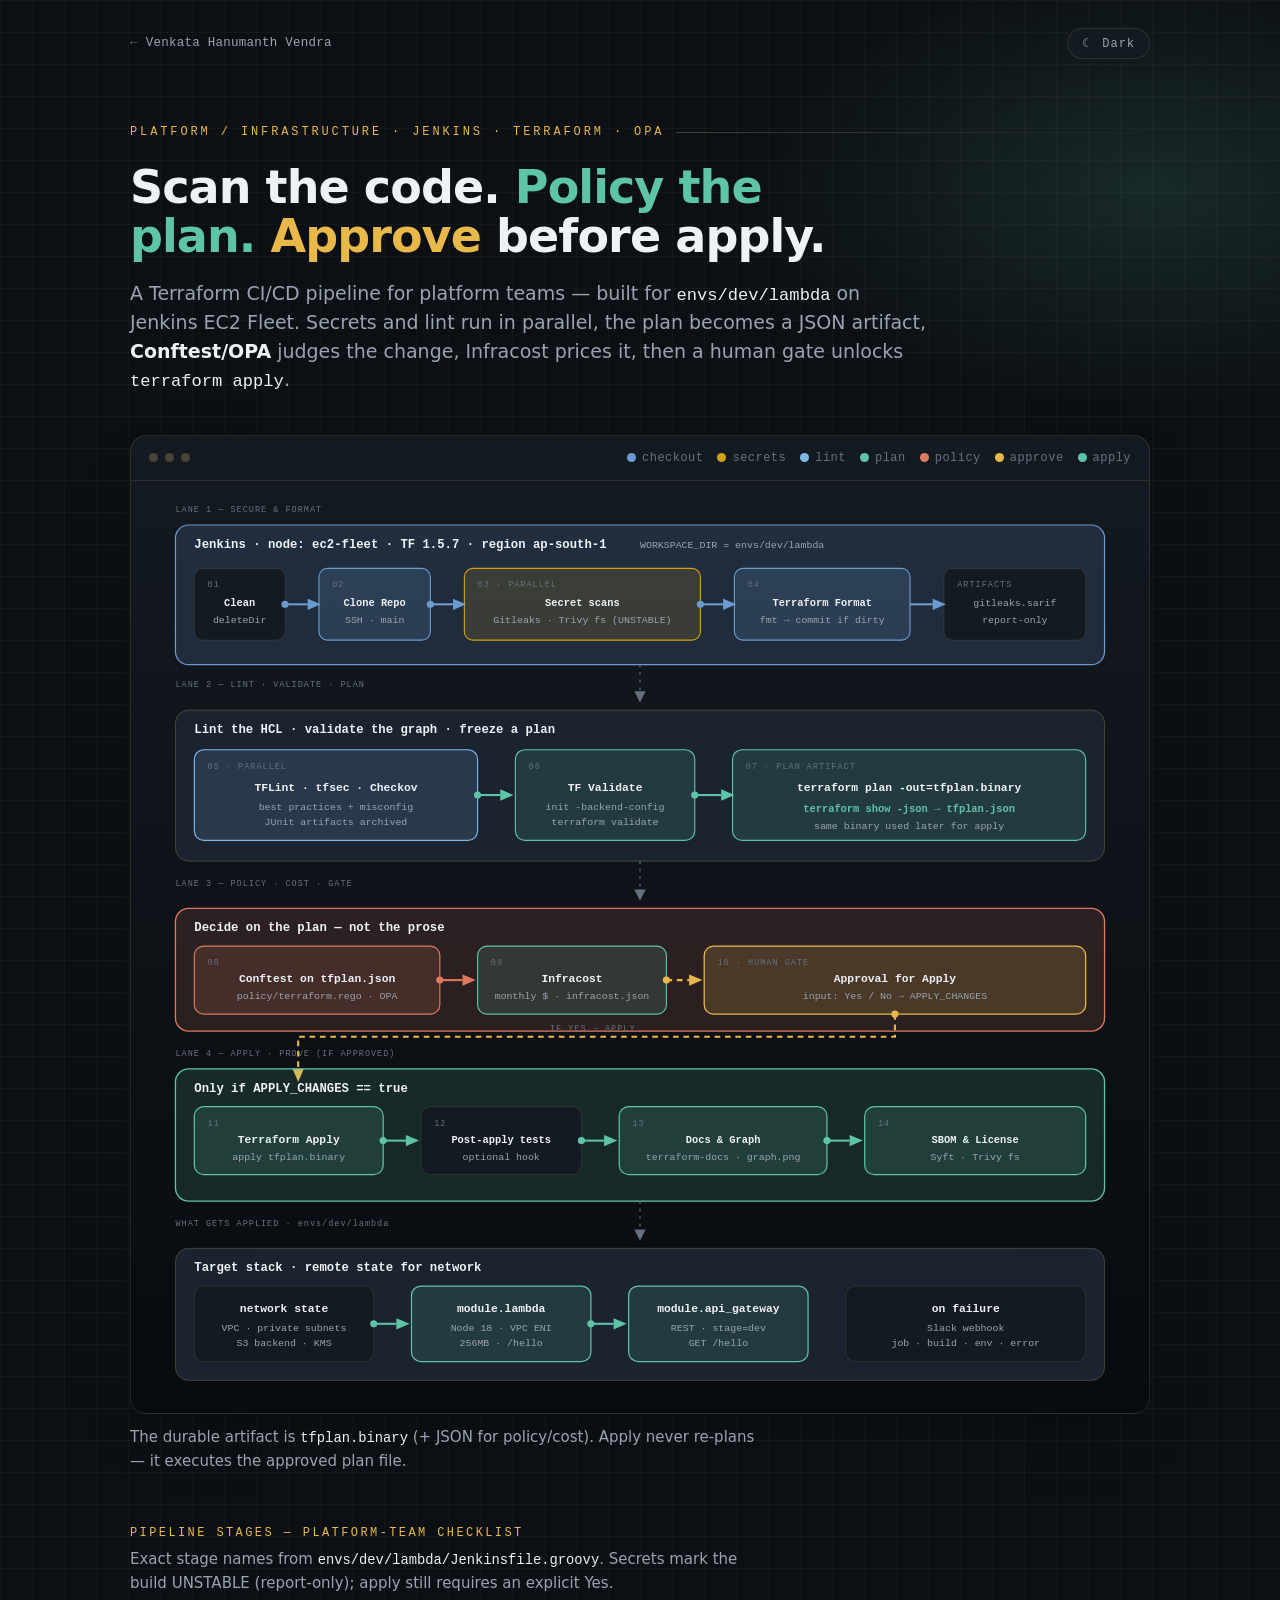
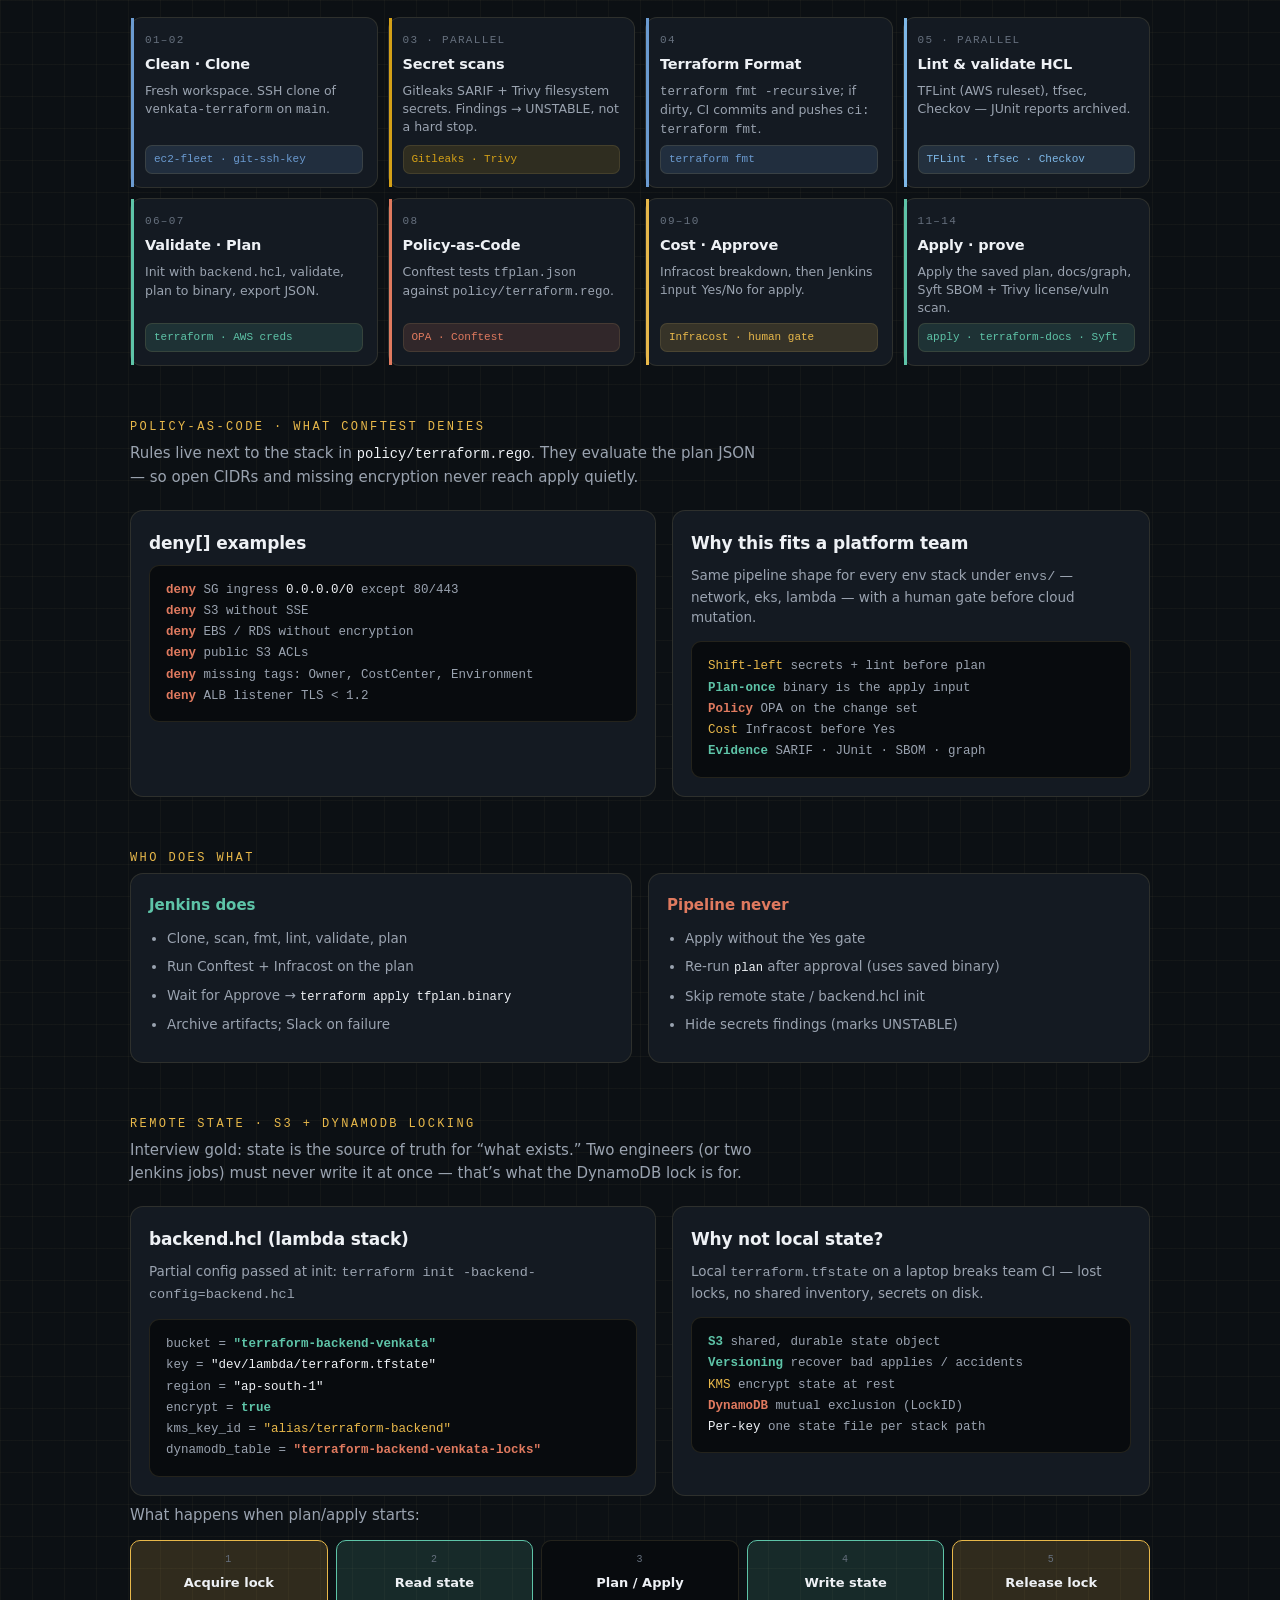
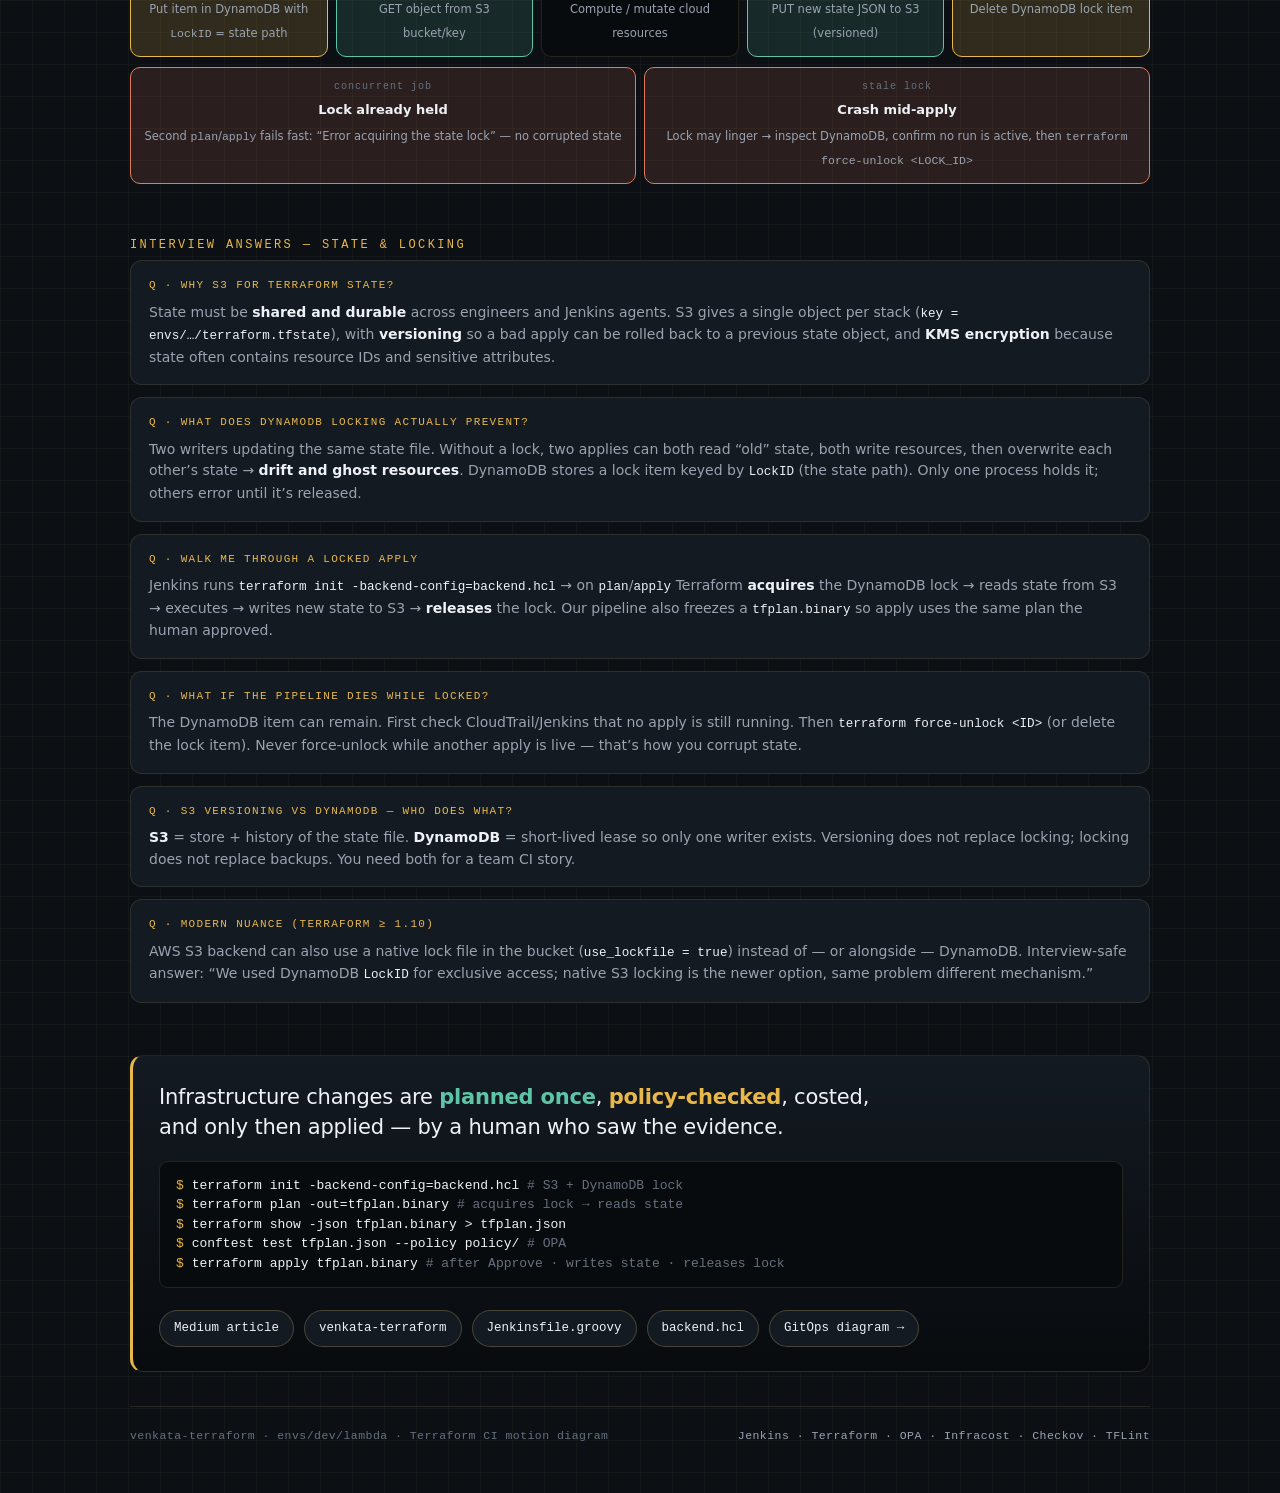
<file: terraform-ci-jenkins/index.html>
<!doctype html>
<html lang="en" data-theme="dark">
<head>
<meta charset="utf-8">
<meta name="viewport" content="width=device-width, initial-scale=1">
<meta name="color-scheme" content="dark light">

<title>Terraform CI/CD with Jenkins · Policy-as-Code | Venkata Hanumanth Vendra</title>
<meta name="description" content="Motion diagram of a Terraform CI/CD pipeline on Jenkins: secret scans, fmt, TFLint/tfsec/Checkov, plan, OPA Conftest policy on the plan, Infracost, human approve, then apply — for platform and infrastructure teams.">
<meta name="author" content="Venkata Hanumanth Vendra">
<link rel="canonical" href="https://hanumanthvendra.github.io/terraform-ci-jenkins/">
<meta name="robots" content="index, follow">

<meta property="og:type" content="article">
<meta property="og:site_name" content="Venkata Hanumanth Vendra">
<meta property="og:title" content="Terraform CI/CD: scan → plan → policy → approve → apply">
<meta property="og:description" content="Jenkins on EC2 Fleet runs a gated Terraform pipeline for envs/dev/lambda — secrets, lint, plan JSON, OPA Conftest, Infracost, human approve, then apply.">
<meta property="og:url" content="https://hanumanthvendra.github.io/terraform-ci-jenkins/">
<meta property="og:image" content="https://hanumanthvendra.github.io/assets/images/og-image.png">
<meta property="og:image:width" content="1200">
<meta property="og:image:height" content="630">
<meta name="twitter:card" content="summary_large_image">
<meta name="twitter:title" content="Terraform CI/CD with Jenkins · Policy-as-Code">
<meta name="twitter:description" content="Platform-team Terraform pipeline: parallel security + lint, plan artifact, OPA on the plan, cost estimate, then a human gate before apply.">
<meta name="twitter:image" content="https://hanumanthvendra.github.io/assets/images/og-image.png">

<meta name="theme-color" content="#0c1014">
<link rel="icon" href="/assets/images/favicon.svg" type="image/svg+xml">

<script>
(function(){try{var t=localStorage.getItem('theme');
if(t!=='light'&&t!=='dark')t='dark';
document.documentElement.setAttribute('data-theme',t);}catch(e){}})();
</script>

<style>
  html { -webkit-text-size-adjust: 100%; }
  img, svg { max-width: 100%; }

  .topnav {
    max-width: 1100px;
    margin: 0 auto;
    padding: clamp(18px, 3vw, 28px) clamp(18px, 4vw, 40px) 0;
    display: flex;
    align-items: center;
    justify-content: space-between;
    gap: 12px;
    font-family: var(--mono);
    font-size: 12.5px;
  }
  .topnav .brand {
    color: var(--muted);
    text-decoration: none;
    letter-spacing: 0.02em;
    display: inline-flex;
    align-items: center;
    gap: 8px;
    transition: color .15s ease;
  }
  .topnav .brand:hover, .topnav .brand:focus-visible { color: var(--accent); }
  .topnav .brand .ar { color: var(--faint); }
  .theme-toggle {
    font-family: var(--mono);
    font-size: 12px;
    letter-spacing: 0.08em;
    color: var(--muted);
    background: var(--panel);
    border: 1px solid var(--hair);
    border-radius: 999px;
    padding: 7px 14px;
    cursor: pointer;
    display: inline-flex;
    align-items: center;
    gap: 8px;
  }
  .theme-toggle:hover, .theme-toggle:focus-visible {
    color: var(--ink);
    border-color: var(--hair-strong);
  }
  :focus-visible { outline: 2px solid var(--accent); outline-offset: 3px; border-radius: 4px; }

  :root {
    --ground: #0c1014;
    --ground-2: #080b0e;
    --panel: #141a22;
    --panel-2: #1b2330;
    --hair: rgba(180, 160, 100, 0.16);
    --hair-strong: rgba(180, 160, 100, 0.32);
    --ink: #eef1f5;
    --muted: #9aa3b0;
    --faint: #66707e;
    --accent: #e8b84a;
    --accent-dim: rgba(232, 184, 74, 0.14);
    --ci: #6b9bd1;
    --ci-dim: rgba(107, 155, 209, 0.16);
    --scan: #d4a017;
    --scan-dim: rgba(212, 160, 23, 0.14);
    --lint: #7eb8e8;
    --lint-dim: rgba(126, 184, 232, 0.14);
    --plan: #5ec4a8;
    --plan-dim: rgba(94, 196, 168, 0.14);
    --policy: #e07a5f;
    --policy-dim: rgba(224, 122, 95, 0.14);
    --gate: #e8b84a;
    --gate-dim: rgba(232, 184, 74, 0.16);
    --apply: #5ec4a8;
    --apply-dim: rgba(94, 196, 168, 0.14);
    --grid: rgba(180, 160, 100, 0.05);
    --shadow: rgba(0, 0, 0, 0.5);
    --mono: ui-monospace, "SF Mono", "JetBrains Mono", "Menlo", "Consolas", monospace;
    --sans: -apple-system, "Segoe UI", system-ui, "Helvetica Neue", Arial, sans-serif;
  }
  :root[data-theme="light"] {
    --ground: #eef2f6;
    --ground-2: #e4e9ef;
    --panel: #ffffff;
    --panel-2: #f4f7fa;
    --hair: rgba(50, 80, 120, 0.16);
    --hair-strong: rgba(50, 80, 120, 0.28);
    --ink: #1a1c1f;
    --muted: #5a616c;
    --faint: #7a8290;
    --accent: #8a6a12;
    --accent-dim: rgba(138, 106, 18, 0.10);
    --ci: #2f6fad;
    --ci-dim: rgba(47, 111, 173, 0.10);
    --scan: #8a6a12;
    --scan-dim: rgba(138, 106, 18, 0.10);
    --lint: #2f6fad;
    --lint-dim: rgba(47, 111, 173, 0.10);
    --plan: #0d8a6a;
    --plan-dim: rgba(13, 138, 106, 0.10);
    --policy: #c45c3e;
    --policy-dim: rgba(196, 92, 62, 0.10);
    --gate: #8a6a12;
    --gate-dim: rgba(138, 106, 18, 0.12);
    --apply: #0d8a6a;
    --apply-dim: rgba(13, 138, 106, 0.10);
    --grid: rgba(50, 80, 120, 0.06);
    --shadow: rgba(20, 30, 50, 0.12);
  }

  * { box-sizing: border-box; }
  body {
    margin: 0;
    background:
      radial-gradient(1000px 520px at 12% -8%, var(--accent-dim), transparent 55%),
      radial-gradient(800px 440px at 90% 4%, var(--plan-dim), transparent 50%),
      linear-gradient(var(--grid) 1px, transparent 1px) 0 0 / 100% 32px,
      linear-gradient(90deg, var(--grid) 1px, transparent 1px) 0 0 / 32px 100%,
      var(--ground);
    color: var(--ink);
    font-family: var(--sans);
    -webkit-font-smoothing: antialiased;
    line-height: 1.5;
  }
  .wrap {
    max-width: 1100px;
    margin: 0 auto;
    padding: clamp(28px, 5vw, 64px) clamp(18px, 4vw, 40px) 72px;
  }
  .eyebrow {
    font-family: var(--mono);
    font-size: 12px;
    letter-spacing: 0.24em;
    text-transform: uppercase;
    color: var(--accent);
    display: flex;
    align-items: center;
    gap: 12px;
    margin: 0 0 22px;
  }
  .eyebrow::after {
    content: "";
    flex: 1;
    height: 1px;
    background: linear-gradient(90deg, var(--hair-strong), transparent);
  }
  h1 {
    font-size: clamp(28px, 5vw, 46px);
    line-height: 1.06;
    letter-spacing: -0.02em;
    font-weight: 800;
    margin: 0 0 18px;
    text-wrap: balance;
    max-width: 22ch;
  }
  h1 .em { color: var(--plan); }
  h1 .hi { color: var(--accent); }
  .lede {
    font-size: clamp(16px, 2vw, 19px);
    color: var(--muted);
    max-width: 66ch;
    margin: 0;
  }
  .lede strong { color: var(--ink); font-weight: 600; }
  .lede code { font-family: var(--mono); font-size: 0.9em; color: var(--ink); }

  .diagram {
    margin: 40px 0 12px;
    border: 1px solid var(--hair);
    border-radius: 16px;
    background: linear-gradient(180deg, var(--panel), var(--ground-2));
    box-shadow: 0 24px 60px -30px var(--shadow);
    overflow: hidden;
  }
  .diagram-top {
    display: flex;
    align-items: center;
    justify-content: space-between;
    gap: 10px;
    padding: 13px 18px;
    border-bottom: 1px solid var(--hair);
    font-family: var(--mono);
    font-size: 12px;
    color: var(--faint);
    letter-spacing: 0.04em;
    flex-wrap: wrap;
  }
  .dots-tl { display: inline-flex; gap: 7px; }
  .dots-tl i { width: 9px; height: 9px; border-radius: 50%; background: var(--hair-strong); display: inline-block; }
  .legend { display: inline-flex; gap: 14px; align-items: center; flex-wrap: wrap; }
  .legend span { display: inline-flex; align-items: center; gap: 6px; }
  .legend b { width: 9px; height: 9px; border-radius: 50%; display: inline-block; }
  .svg-scroll { overflow-x: auto; padding: 10px clamp(6px, 2vw, 18px) 16px; }
  svg.arch { display: block; width: 100%; min-width: 780px; height: auto; }

  .node { fill: var(--panel-2); stroke: var(--hair-strong); stroke-width: 1; }
  .node-ci { fill: var(--ci-dim); stroke: var(--ci); stroke-width: 1.3; }
  .node-plan { fill: var(--plan-dim); stroke: var(--plan); stroke-width: 1.4; }
  .node-policy { fill: var(--policy-dim); stroke: var(--policy); stroke-width: 1.4; }
  .node-gate { fill: var(--gate-dim); stroke: var(--gate); stroke-width: 1.5; }
  .node-apply { fill: var(--apply-dim); stroke: var(--apply); stroke-width: 1.4; }
  .chip { fill: var(--panel); stroke: var(--hair); stroke-width: 1; }
  .chip-ci { fill: var(--ci-dim); stroke: var(--ci); stroke-width: 1.2; }
  .chip-scan { fill: var(--scan-dim); stroke: var(--scan); stroke-width: 1.2; }
  .chip-lint { fill: var(--lint-dim); stroke: var(--lint); stroke-width: 1.2; }
  .chip-plan { fill: var(--plan-dim); stroke: var(--plan); stroke-width: 1.2; }
  .chip-policy { fill: var(--policy-dim); stroke: var(--policy); stroke-width: 1.2; }
  .chip-gate { fill: var(--gate-dim); stroke: var(--gate); stroke-width: 1.35; }
  .chip-apply { fill: var(--apply-dim); stroke: var(--apply); stroke-width: 1.3; }

  text { font-family: var(--mono); fill: var(--ink); }
  .t-title { font-size: 13px; font-weight: 650; }
  .t-sub { font-size: 10.5px; fill: var(--muted); }
  .t-chip { font-size: 10px; fill: var(--ink); }
  .t-tag { font-size: 9px; letter-spacing: 0.12em; fill: var(--faint); }
  .t-pill { font-size: 10px; font-weight: 700; letter-spacing: 0.06em; }
  .t-hot { font-size: 11px; font-weight: 700; fill: var(--plan); }

  .wire { fill: none; stroke: var(--hair-strong); stroke-width: 2; }
  .wire-ci { fill: none; stroke: var(--ci); stroke-width: 2.2; opacity: 1; }
  .wire-plan { fill: none; stroke: var(--plan); stroke-width: 2.2; opacity: 1; }
  .wire-policy { fill: none; stroke: var(--policy); stroke-width: 2.2; opacity: 1; }
  .wire-gate { fill: none; stroke: var(--gate); stroke-width: 2.2; stroke-dasharray: 6 5; opacity: 1; }
  .wire-apply { fill: none; stroke: var(--apply); stroke-width: 2.2; opacity: 1; }
  .wire-lane { fill: none; stroke: var(--faint); stroke-width: 1.6; stroke-dasharray: 3 5; opacity: 0.75; }
  .arr { stroke: none; }
  .arr-ci { fill: var(--ci); }
  .arr-plan { fill: var(--plan); }
  .arr-policy { fill: var(--policy); }
  .arr-gate { fill: var(--gate); }
  .arr-apply { fill: var(--apply); }
  .arr-lane { fill: var(--faint); }
  .flow { stroke-dasharray: 5 8; animation: dash 1.15s linear infinite; }
  @keyframes dash { to { stroke-dashoffset: -28; } }

  .dot { r: 3.8px; }
  .dot-ci { fill: var(--ci); }
  .dot-plan { fill: var(--plan); }
  .dot-policy { fill: var(--policy); }
  .dot-gate { fill: var(--gate); }
  .dot-apply { fill: var(--apply); }
  .move { animation: travel 2.6s linear infinite; }
  @keyframes travel { from { offset-distance: 0%; } to { offset-distance: 100%; } }
  .hold {
    animation: holdPulse 2.8s ease-in-out infinite;
  }
  @keyframes holdPulse {
    0%, 100% { offset-distance: 88%; opacity: 0.25; }
    40% { offset-distance: 88%; opacity: 1; }
    55% { offset-distance: 88%; opacity: 1; }
    70% { offset-distance: 100%; opacity: 0; }
  }

  .section-h {
    font-family: var(--mono);
    font-size: 12px;
    letter-spacing: 0.2em;
    text-transform: uppercase;
    color: var(--accent);
    margin: 52px 0 6px;
  }
  .section-lede { color: var(--muted); margin: 0 0 22px; max-width: 66ch; font-size: 15px; }
  .section-lede code { font-family: var(--mono); color: var(--ink); font-size: 0.92em; }

  .ci-rail {
    display: grid;
    grid-template-columns: repeat(4, 1fr);
    gap: 10px;
  }
  .ci-step {
    border: 1px solid var(--hair);
    border-radius: 12px;
    background: var(--panel);
    padding: 14px 14px 13px;
    display: flex;
    flex-direction: column;
    gap: 6px;
    position: relative;
  }
  .ci-step::before {
    content: "";
    position: absolute; inset: 0 auto 0 0; width: 3px;
    background: var(--ci);
  }
  .ci-step.scan::before { background: var(--scan); }
  .ci-step.lint::before { background: var(--lint); }
  .ci-step.plan::before { background: var(--plan); }
  .ci-step.policy::before { background: var(--policy); }
  .ci-step.gate::before { background: var(--gate); }
  .ci-step.apply::before { background: var(--apply); }
  .ci-step .n {
    font-family: var(--mono); font-size: 11px; letter-spacing: 0.12em;
    text-transform: uppercase; color: var(--faint);
  }
  .ci-step h3 { margin: 0; font-size: 14.5px; font-weight: 700; letter-spacing: -0.01em; }
  .ci-step p { margin: 0; color: var(--muted); font-size: 12.5px; line-height: 1.45; }
  .ci-step .tool {
    margin-top: auto;
    font-family: var(--mono); font-size: 11px; color: var(--ci);
    background: var(--ci-dim); border: 1px solid var(--hair);
    border-radius: 7px; padding: 5px 8px;
  }
  .ci-step.scan .tool { color: var(--scan); background: var(--scan-dim); }
  .ci-step.lint .tool { color: var(--lint); background: var(--lint-dim); }
  .ci-step.plan .tool { color: var(--plan); background: var(--plan-dim); }
  .ci-step.policy .tool { color: var(--policy); background: var(--policy-dim); }
  .ci-step.gate .tool { color: var(--gate); background: var(--gate-dim); }
  .ci-step.apply .tool { color: var(--apply); background: var(--apply-dim); }

  .layers {
    display: grid;
    grid-template-columns: 1.1fr 1fr;
    gap: 16px;
  }
  .layer-card {
    border: 1px solid var(--hair);
    border-radius: 13px;
    background: var(--panel);
    padding: 20px 18px 18px;
  }
  .layer-card h3 {
    margin: 0 0 8px;
    font-size: 17px;
    font-weight: 700;
    letter-spacing: -0.01em;
  }
  .layer-card p {
    margin: 0 0 14px;
    color: var(--muted);
    font-size: 13.5px;
  }
  .tree {
    font-family: var(--mono);
    font-size: 12.5px;
    line-height: 1.7;
    background: var(--ground-2);
    border: 1px solid var(--hair);
    border-radius: 10px;
    padding: 14px 16px;
    color: var(--muted);
    overflow-x: auto;
  }
  .tree .f { color: var(--ink); }
  .tree .ok { color: var(--plan); font-weight: 650; }
  .tree .deny { color: var(--policy); font-weight: 650; }
  .tree .cm { color: var(--faint); }
  .tree .hi { color: var(--accent); }

  .split {
    display: grid;
    grid-template-columns: 1fr 1fr;
    gap: 16px;
  }
  .qa {
    display: grid;
    grid-template-columns: 1fr;
    gap: 12px;
  }
  .qa-item {
    border: 1px solid var(--hair);
    border-radius: 12px;
    background: var(--panel);
    padding: 16px 18px;
  }
  .qa-item .q {
    font-family: var(--mono);
    font-size: 11px;
    letter-spacing: 0.12em;
    text-transform: uppercase;
    color: var(--accent);
    margin: 0 0 8px;
  }
  .qa-item .a {
    margin: 0;
    color: var(--muted);
    font-size: 14px;
    line-height: 1.55;
  }
  .qa-item .a strong { color: var(--ink); font-weight: 600; }
  .qa-item .a code { font-family: var(--mono); color: var(--ink); font-size: 0.9em; }
  .lock-flow {
    display: grid;
    grid-template-columns: repeat(5, 1fr);
    gap: 8px;
    margin-top: 4px;
  }
  .lock-step {
    border: 1px solid var(--hair);
    border-radius: 10px;
    background: var(--ground-2);
    padding: 12px 10px;
    text-align: center;
  }
  .lock-step .n {
    font-family: var(--mono);
    font-size: 10px;
    letter-spacing: 0.1em;
    color: var(--faint);
    display: block;
    margin-bottom: 6px;
  }
  .lock-step strong {
    display: block;
    font-size: 13px;
    font-weight: 700;
    margin-bottom: 4px;
  }
  .lock-step span {
    font-size: 11.5px;
    color: var(--muted);
    line-height: 1.35;
  }
  .lock-step.lock { border-color: var(--gate); background: var(--gate-dim); }
  .lock-step.s3 { border-color: var(--plan); background: var(--plan-dim); }
  .lock-step.busy { border-color: var(--policy); background: var(--policy-dim); }
  .do, .dont {
    border: 1px solid var(--hair);
    border-radius: 13px;
    background: var(--panel);
    padding: 20px 18px;
  }
  .do h3 { margin: 0 0 12px; color: var(--plan); font-size: 15px; }
  .dont h3 { margin: 0 0 12px; color: var(--policy); font-size: 15px; }
  .do ul, .dont ul {
    margin: 0; padding-left: 18px; color: var(--muted); font-size: 13.5px;
  }
  .do li, .dont li { margin: 0 0 8px; }
  .do code, .dont code { font-family: var(--mono); color: var(--ink); font-size: 0.9em; }

  .thesis {
    margin-top: 52px;
    border: 1px solid var(--hair);
    border-left: 3px solid var(--accent);
    border-radius: 13px;
    background: linear-gradient(180deg, var(--panel), var(--ground-2));
    padding: 26px 26px 24px;
  }
  .thesis p {
    margin: 0;
    font-size: clamp(17px, 2.2vw, 21px);
    line-height: 1.45;
    letter-spacing: -0.01em;
    max-width: 56ch;
  }
  .thesis .k { color: var(--plan); font-weight: 600; }
  .thesis .a { color: var(--accent); font-weight: 600; }
  .run {
    margin-top: 18px;
    font-family: var(--mono); font-size: 13px;
    background: var(--ground-2); border: 1px solid var(--hair);
    border-radius: 9px; padding: 14px 16px; color: var(--muted);
    overflow-x: auto;
  }
  .run .p { color: var(--accent); user-select: none; }
  .run .c { color: var(--ink); }
  .run .cm { color: var(--faint); }
  .run div { white-space: nowrap; }
  .links {
    margin-top: 22px;
    display: flex; flex-wrap: wrap; gap: 10px;
  }
  .links a {
    font-family: var(--mono); font-size: 12.5px;
    color: var(--ink); text-decoration: none;
    border: 1px solid var(--hair-strong);
    background: var(--panel);
    border-radius: 999px;
    padding: 8px 14px;
  }
  .links a:hover, .links a:focus-visible {
    border-color: var(--accent);
    color: var(--accent);
  }
  footer {
    margin-top: 34px; padding-top: 20px; border-top: 1px solid var(--hair);
    display: flex; justify-content: space-between; gap: 12px; flex-wrap: wrap;
    font-family: var(--mono); font-size: 11.5px; color: var(--faint);
    letter-spacing: 0.04em;
  }
  footer .tags { color: var(--muted); }

  @media (max-width: 820px) {
    .layers, .split, .ci-rail, .lock-flow { grid-template-columns: 1fr; }
  }
  @media (max-width: 980px) and (min-width: 821px) {
    .ci-rail { grid-template-columns: repeat(2, 1fr); }
    .lock-flow { grid-template-columns: repeat(3, 1fr); }
  }
  @media (prefers-reduced-motion: reduce) {
    .flow, .move, .hold { animation: none !important; }
    .move { offset-distance: 55%; }
    .hold { offset-distance: 88%; opacity: 1; }
  }
</style>
</head>
<body>

<nav class="topnav" aria-label="Site">
  <a class="brand" href="/"><span class="ar">←</span> Venkata Hanumanth Vendra</a>
  <button class="theme-toggle" id="themeBtn" type="button" aria-label="Toggle light or dark theme">
    <span class="ic" id="themeIc">☾</span><span id="themeLbl">Dark</span>
  </button>
</nav>

<div class="wrap">

  <header>
    <p class="eyebrow">Platform / Infrastructure · Jenkins · Terraform · OPA</p>
    <h1>Scan the code. <span class="em">Policy the plan.</span> <span class="hi">Approve</span> before apply.</h1>
    <p class="lede">A Terraform CI/CD pipeline for platform teams — built for <code>envs/dev/lambda</code> on Jenkins EC2 Fleet. Secrets and lint run in parallel, the plan becomes a JSON artifact, <strong>Conftest/OPA</strong> judges the change, Infracost prices it, then a human gate unlocks <code>terraform apply</code>.</p>
  </header>

  <div class="diagram">
    <div class="diagram-top">
      <span class="dots-tl"><i></i><i></i><i></i></span>
      <span class="legend">
        <span><b style="background:var(--ci)"></b> checkout</span>
        <span><b style="background:var(--scan)"></b> secrets</span>
        <span><b style="background:var(--lint)"></b> lint</span>
        <span><b style="background:var(--plan)"></b> plan</span>
        <span><b style="background:var(--policy)"></b> policy</span>
        <span><b style="background:var(--gate)"></b> approve</span>
        <span><b style="background:var(--apply)"></b> apply</span>
      </span>
    </div>

    <div class="svg-scroll">
      <svg class="arch" viewBox="0 0 1040 960" role="img"
           aria-label="Terraform Jenkins pipeline: clone, parallel secret scans, terraform fmt, parallel TFLint tfsec Checkov, validate, plan to JSON, Conftest policy, Infracost, human approval, then apply with docs and SBOM.">
        <defs></defs>

        <text class="t-tag" x="28" y="22">LANE 1 — SECURE &amp; FORMAT</text>
        <text class="t-tag" x="28" y="208">LANE 2 — LINT · VALIDATE · PLAN</text>
        <text class="t-tag" x="28" y="418">LANE 3 — POLICY · COST · GATE</text>
        <text class="t-tag" x="28" y="598">LANE 4 — APPLY · PROVE (IF APPROVED)</text>
        <text class="t-tag" x="28" y="778">WHAT GETS APPLIED · envs/dev/lambda</text>

        <!-- ===== LANE 1 ===== -->
        <rect class="node-ci" x="28" y="36" width="984" height="148" rx="14"/>
        <text class="t-title" x="48" y="60" fill="var(--ci)">Jenkins · node: ec2-fleet · TF 1.5.7 · region ap-south-1</text>
        <text class="t-sub" x="520" y="60">WORKSPACE_DIR = envs/dev/lambda</text>

        <rect class="chip" x="48" y="82" width="96" height="76" rx="9"/>
        <text class="t-tag" x="62" y="102">01</text>
        <text class="t-title" x="96" y="122" text-anchor="middle" style="font-size:11px">Clean</text>
        <text class="t-sub" x="96" y="140" text-anchor="middle">deleteDir</text>

        <rect class="chip-ci" x="180" y="82" width="118" height="76" rx="9"/>
        <text class="t-tag" x="194" y="102" fill="var(--ci)">02</text>
        <text class="t-title" x="239" y="122" text-anchor="middle" style="font-size:11px">Clone Repo</text>
        <text class="t-sub" x="239" y="140" text-anchor="middle">SSH · main</text>

        <rect class="chip-scan" x="334" y="82" width="250" height="76" rx="9"/>
        <text class="t-tag" x="348" y="102" fill="var(--scan)">03 · PARALLEL</text>
        <text class="t-title" x="459" y="122" text-anchor="middle" style="font-size:11px">Secret scans</text>
        <text class="t-sub" x="459" y="140" text-anchor="middle">Gitleaks · Trivy fs (UNSTABLE)</text>

        <rect class="chip-ci" x="620" y="82" width="186" height="76" rx="9"/>
        <text class="t-tag" x="634" y="102" fill="var(--ci)">04</text>
        <text class="t-title" x="713" y="122" text-anchor="middle" style="font-size:11px">Terraform Format</text>
        <text class="t-sub" x="713" y="140" text-anchor="middle">fmt → commit if dirty</text>

        <rect class="chip" x="842" y="82" width="150" height="76" rx="9"/>
        <text class="t-tag" x="856" y="102">ARTIFACTS</text>
        <text class="t-sub" x="917" y="122" text-anchor="middle">gitleaks.sarif</text>
        <text class="t-sub" x="917" y="140" text-anchor="middle">report-only</text>

        <!-- lane 1 arrows (wider gaps) -->
        <path class="wire-ci" d="M144,120 L168,120"/>
        <polygon class="arr arr-ci" points="168,114 182,120 168,126"/>
        <path class="wire-ci" d="M298,120 L322,120"/>
        <polygon class="arr arr-ci" points="322,114 336,120 322,126"/>
        <path class="wire-ci" d="M584,120 L608,120"/>
        <polygon class="arr arr-ci" points="608,114 622,120 608,126"/>
        <path class="wire-ci" d="M806,120 L830,120"/>
        <polygon class="arr arr-ci" points="830,114 844,120 830,126"/>

        <!-- lane 1 → 2 -->
        <path class="wire-lane" d="M520,184 L520,212"/>
        <polygon class="arr arr-lane" points="514,212 520,224 526,212"/>

        <!-- ===== LANE 2 ===== -->
        <rect class="node" x="28" y="232" width="984" height="160" rx="14"/>
        <text class="t-title" x="48" y="256">Lint the HCL · validate the graph · freeze a plan</text>

        <rect class="chip-lint" x="48" y="274" width="300" height="96" rx="10"/>
        <text class="t-tag" x="62" y="294" fill="var(--lint)">05 · PARALLEL</text>
        <text class="t-title" x="198" y="318" text-anchor="middle" style="font-size:12px">TFLint · tfsec · Checkov</text>
        <text class="t-sub" x="198" y="338" text-anchor="middle">best practices + misconfig</text>
        <text class="t-sub" x="198" y="354" text-anchor="middle">JUnit artifacts archived</text>

        <rect class="chip-plan" x="388" y="274" width="190" height="96" rx="10"/>
        <text class="t-tag" x="402" y="294" fill="var(--plan)">06</text>
        <text class="t-title" x="483" y="318" text-anchor="middle" style="font-size:12px">TF Validate</text>
        <text class="t-sub" x="483" y="338" text-anchor="middle">init -backend-config</text>
        <text class="t-sub" x="483" y="354" text-anchor="middle">terraform validate</text>

        <rect class="chip-plan" x="618" y="274" width="374" height="96" rx="10"/>
        <text class="t-tag" x="632" y="294" fill="var(--plan)">07 · PLAN ARTIFACT</text>
        <text class="t-title" x="805" y="318" text-anchor="middle" style="font-size:12px">terraform plan -out=tfplan.binary</text>
        <text class="t-hot" x="805" y="340" text-anchor="middle">terraform show -json → tfplan.json</text>
        <text class="t-sub" x="805" y="358" text-anchor="middle">same binary used later for apply</text>

        <path class="wire-plan" d="M348,322 L372,322"/>
        <polygon class="arr arr-plan" points="372,316 386,322 372,328"/>
        <path class="wire-plan" d="M578,322 L606,322"/>
        <polygon class="arr arr-plan" points="606,316 620,322 606,328"/>

        <!-- lane 2 → 3 -->
        <path class="wire-lane" d="M520,392 L520,422"/>
        <polygon class="arr arr-lane" points="514,422 520,434 526,422"/>

        <!-- ===== LANE 3 ===== -->
        <rect class="node-policy" x="28" y="442" width="984" height="130" rx="14"/>
        <text class="t-title" x="48" y="466" fill="var(--policy)">Decide on the plan — not the prose</text>

        <rect class="chip-policy" x="48" y="482" width="260" height="72" rx="10"/>
        <text class="t-tag" x="62" y="502" fill="var(--policy)">08</text>
        <text class="t-title" x="178" y="520" text-anchor="middle" style="font-size:12px">Conftest on tfplan.json</text>
        <text class="t-sub" x="178" y="538" text-anchor="middle">policy/terraform.rego · OPA</text>

        <rect class="chip-plan" x="348" y="482" width="200" height="72" rx="10"/>
        <text class="t-tag" x="362" y="502" fill="var(--plan)">09</text>
        <text class="t-title" x="448" y="520" text-anchor="middle" style="font-size:12px">Infracost</text>
        <text class="t-sub" x="448" y="538" text-anchor="middle">monthly $ · infracost.json</text>

        <rect class="chip-gate" x="588" y="482" width="404" height="72" rx="10"/>
        <text class="t-tag" x="602" y="502" fill="var(--gate)">10 · HUMAN GATE</text>
        <text class="t-title" x="790" y="520" text-anchor="middle" style="font-size:12px" fill="var(--gate)">Approval for Apply</text>
        <text class="t-sub" x="790" y="538" text-anchor="middle">input: Yes / No → APPLY_CHANGES</text>

        <path class="wire-policy" d="M308,518 L332,518"/>
        <polygon class="arr arr-policy" points="332,512 346,518 332,524"/>
        <path class="wire-gate" d="M548,518 L572,518"/>
        <polygon class="arr arr-gate" points="572,512 586,518 572,524"/>

        <!-- gate → apply (clean elbow) -->
        <path class="wire-gate" d="M790,554 L790,578 L158,578 L158,612"/>
        <polygon class="arr arr-gate" points="152,612 158,626 164,612"/>
        <text class="t-tag" x="470" y="572" fill="var(--gate)" text-anchor="middle">IF YES → APPLY</text>

        <!-- ===== LANE 4 ===== -->
        <rect class="node-apply" x="28" y="612" width="984" height="140" rx="14"/>
        <text class="t-title" x="48" y="636" fill="var(--apply)">Only if APPLY_CHANGES == true</text>

        <rect class="chip-apply" x="48" y="652" width="200" height="72" rx="10"/>
        <text class="t-tag" x="62" y="672" fill="var(--apply)">11</text>
        <text class="t-title" x="148" y="690" text-anchor="middle" style="font-size:12px">Terraform Apply</text>
        <text class="t-sub" x="148" y="708" text-anchor="middle">apply tfplan.binary</text>

        <rect class="chip" x="288" y="652" width="170" height="72" rx="10"/>
        <text class="t-tag" x="302" y="672">12</text>
        <text class="t-title" x="373" y="690" text-anchor="middle" style="font-size:11px">Post-apply tests</text>
        <text class="t-sub" x="373" y="708" text-anchor="middle">optional hook</text>

        <rect class="chip-apply" x="498" y="652" width="220" height="72" rx="10"/>
        <text class="t-tag" x="512" y="672" fill="var(--apply)">13</text>
        <text class="t-title" x="608" y="690" text-anchor="middle" style="font-size:11px">Docs &amp; Graph</text>
        <text class="t-sub" x="608" y="708" text-anchor="middle">terraform-docs · graph.png</text>

        <rect class="chip-apply" x="758" y="652" width="234" height="72" rx="10"/>
        <text class="t-tag" x="772" y="672" fill="var(--apply)">14</text>
        <text class="t-title" x="875" y="690" text-anchor="middle" style="font-size:11px">SBOM &amp; License</text>
        <text class="t-sub" x="875" y="708" text-anchor="middle">Syft · Trivy fs</text>

        <path class="wire-apply" d="M248,688 L272,688"/>
        <polygon class="arr arr-apply" points="272,682 286,688 272,694"/>
        <path class="wire-apply" d="M458,688 L482,688"/>
        <polygon class="arr arr-apply" points="482,682 496,688 482,694"/>
        <path class="wire-apply" d="M718,688 L742,688"/>
        <polygon class="arr arr-apply" points="742,682 756,688 742,694"/>

        <!-- lane 4 → target -->
        <path class="wire-lane" d="M520,752 L520,782"/>
        <polygon class="arr arr-lane" points="514,782 520,794 526,782"/>

        <!-- ===== TARGET STACK ===== -->
        <rect class="node" x="28" y="802" width="984" height="140" rx="14"/>
        <text class="t-title" x="48" y="826">Target stack · remote state for network</text>

        <rect class="chip" x="48" y="842" width="190" height="80" rx="10"/>
        <text class="t-title" x="143" y="870" text-anchor="middle" style="font-size:12px">network state</text>
        <text class="t-sub" x="143" y="890" text-anchor="middle">VPC · private subnets</text>
        <text class="t-sub" x="143" y="906" text-anchor="middle">S3 backend · KMS</text>

        <rect class="chip-apply" x="278" y="842" width="190" height="80" rx="10"/>
        <text class="t-title" x="373" y="870" text-anchor="middle" style="font-size:12px" fill="var(--apply)">module.lambda</text>
        <text class="t-sub" x="373" y="890" text-anchor="middle">Node 18 · VPC ENI</text>
        <text class="t-sub" x="373" y="906" text-anchor="middle">256MB · /hello</text>

        <rect class="chip-apply" x="508" y="842" width="190" height="80" rx="10"/>
        <text class="t-title" x="603" y="870" text-anchor="middle" style="font-size:12px" fill="var(--apply)">module.api_gateway</text>
        <text class="t-sub" x="603" y="890" text-anchor="middle">REST · stage=dev</text>
        <text class="t-sub" x="603" y="906" text-anchor="middle">GET /hello</text>

        <rect class="chip" x="738" y="842" width="254" height="80" rx="10"/>
        <text class="t-title" x="865" y="870" text-anchor="middle" style="font-size:12px">on failure</text>
        <text class="t-sub" x="865" y="890" text-anchor="middle">Slack webhook</text>
        <text class="t-sub" x="865" y="906" text-anchor="middle">job · build · env · error</text>

        <path class="wire-apply" d="M238,882 L262,882"/>
        <polygon class="arr arr-apply" points="262,876 276,882 262,888"/>
        <path class="wire-apply" d="M468,882 L492,882"/>
        <polygon class="arr arr-apply" points="492,876 506,882 492,888"/>

        <!-- travelling dots (motion) -->
        <circle class="dot dot-ci move" style="offset-path:path('M144,120 L182,120');animation-delay:0s"/>
        <circle class="dot dot-ci move" style="offset-path:path('M298,120 L336,120');animation-delay:-.5s"/>
        <circle class="dot dot-ci move" style="offset-path:path('M584,120 L622,120');animation-delay:-1s"/>
        <circle class="dot dot-plan move" style="offset-path:path('M348,322 L386,322');animation-delay:-.2s"/>
        <circle class="dot dot-plan move" style="offset-path:path('M578,322 L620,322');animation-delay:-1.2s"/>
        <circle class="dot dot-policy move" style="offset-path:path('M308,518 L346,518');animation-delay:-.4s"/>
        <circle class="dot dot-gate move" style="offset-path:path('M548,518 L586,518');animation-delay:-.9s"/>
        <circle class="dot dot-gate move" style="offset-path:path('M790,554 L790,578 L158,578 L158,626');animation-delay:-.3s;animation-duration:3.8s"/>
        <circle class="dot dot-apply move" style="offset-path:path('M248,688 L286,688');animation-delay:-.3s"/>
        <circle class="dot dot-apply move" style="offset-path:path('M458,688 L496,688');animation-delay:-1.1s"/>
        <circle class="dot dot-apply move" style="offset-path:path('M718,688 L756,688');animation-delay:-1.7s"/>
        <circle class="dot dot-apply move" style="offset-path:path('M238,882 L276,882');animation-delay:-.6s"/>
        <circle class="dot dot-apply move" style="offset-path:path('M468,882 L506,882');animation-delay:-1.4s"/>
      </svg>
    </div>
  </div>
  <p class="section-lede" style="margin-top:10px">The durable artifact is <code>tfplan.binary</code> (+ JSON for policy/cost). Apply never re-plans — it executes the approved plan file.</p>

  <!-- stages -->
  <p class="section-h">Pipeline stages — platform-team checklist</p>
  <p class="section-lede">Exact stage names from <code>envs/dev/lambda/Jenkinsfile.groovy</code>. Secrets mark the build UNSTABLE (report-only); apply still requires an explicit Yes.</p>

  <div class="ci-rail">
    <article class="ci-step">
      <span class="n">01–02</span>
      <h3>Clean · Clone</h3>
      <p>Fresh workspace. SSH clone of <code>venkata-terraform</code> on <code>main</code>.</p>
      <span class="tool">ec2-fleet · git-ssh-key</span>
    </article>
    <article class="ci-step scan">
      <span class="n">03 · parallel</span>
      <h3>Secret scans</h3>
      <p>Gitleaks SARIF + Trivy filesystem secrets. Findings → UNSTABLE, not a hard stop.</p>
      <span class="tool">Gitleaks · Trivy</span>
    </article>
    <article class="ci-step">
      <span class="n">04</span>
      <h3>Terraform Format</h3>
      <p><code>terraform fmt -recursive</code>; if dirty, CI commits and pushes <code>ci: terraform fmt</code>.</p>
      <span class="tool">terraform fmt</span>
    </article>
    <article class="ci-step lint">
      <span class="n">05 · parallel</span>
      <h3>Lint &amp; validate HCL</h3>
      <p>TFLint (AWS ruleset), tfsec, Checkov — JUnit reports archived.</p>
      <span class="tool">TFLint · tfsec · Checkov</span>
    </article>
    <article class="ci-step plan">
      <span class="n">06–07</span>
      <h3>Validate · Plan</h3>
      <p>Init with <code>backend.hcl</code>, validate, plan to binary, export JSON.</p>
      <span class="tool">terraform · AWS creds</span>
    </article>
    <article class="ci-step policy">
      <span class="n">08</span>
      <h3>Policy-as-Code</h3>
      <p>Conftest tests <code>tfplan.json</code> against <code>policy/terraform.rego</code>.</p>
      <span class="tool">OPA · Conftest</span>
    </article>
    <article class="ci-step gate">
      <span class="n">09–10</span>
      <h3>Cost · Approve</h3>
      <p>Infracost breakdown, then Jenkins <code>input</code> Yes/No for apply.</p>
      <span class="tool">Infracost · human gate</span>
    </article>
    <article class="ci-step apply">
      <span class="n">11–14</span>
      <h3>Apply · prove</h3>
      <p>Apply the saved plan, docs/graph, Syft SBOM + Trivy license/vuln scan.</p>
      <span class="tool">apply · terraform-docs · Syft</span>
    </article>
  </div>

  <p class="section-h">Policy-as-Code · what Conftest denies</p>
  <p class="section-lede">Rules live next to the stack in <code>policy/terraform.rego</code>. They evaluate the plan JSON — so open CIDRs and missing encryption never reach apply quietly.</p>

  <div class="layers">
    <div class="layer-card">
      <h3>deny[] examples</h3>
      <div class="tree">
        <div><span class="deny">deny</span> SG ingress <span class="f">0.0.0.0/0</span> except 80/443</div>
        <div><span class="deny">deny</span> S3 without SSE</div>
        <div><span class="deny">deny</span> EBS / RDS without encryption</div>
        <div><span class="deny">deny</span> public S3 ACLs</div>
        <div><span class="deny">deny</span> missing tags: Owner, CostCenter, Environment</div>
        <div><span class="deny">deny</span> ALB listener TLS &lt; 1.2</div>
      </div>
    </div>
    <div class="layer-card">
      <h3>Why this fits a platform team</h3>
      <p>Same pipeline shape for every env stack under <code>envs/</code> — network, eks, lambda — with a human gate before cloud mutation.</p>
      <div class="tree">
        <div><span class="hi">Shift-left</span>  secrets + lint before plan</div>
        <div><span class="ok">Plan-once</span>  binary is the apply input</div>
        <div><span class="deny">Policy</span>     OPA on the change set</div>
        <div><span class="hi">Cost</span>      Infracost before Yes</div>
        <div><span class="ok">Evidence</span>  SARIF · JUnit · SBOM · graph</div>
      </div>
    </div>
  </div>

  <p class="section-h">Who does what</p>
  <div class="split">
    <div class="do">
      <h3>Jenkins does</h3>
      <ul>
        <li>Clone, scan, fmt, lint, validate, plan</li>
        <li>Run Conftest + Infracost on the plan</li>
        <li>Wait for Approve → <code>terraform apply tfplan.binary</code></li>
        <li>Archive artifacts; Slack on failure</li>
      </ul>
    </div>
    <div class="dont">
      <h3>Pipeline never</h3>
      <ul>
        <li>Apply without the Yes gate</li>
        <li>Re-run <code>plan</code> after approval (uses saved binary)</li>
        <li>Skip remote state / backend.hcl init</li>
        <li>Hide secrets findings (marks UNSTABLE)</li>
      </ul>
    </div>
  </div>

  <!-- ============== REMOTE STATE / LOCKING (INTERVIEW) ============== -->
  <p class="section-h">Remote state · S3 + DynamoDB locking</p>
  <p class="section-lede">Interview gold: state is the source of truth for “what exists.” Two engineers (or two Jenkins jobs) must never write it at once — that’s what the DynamoDB lock is for.</p>

  <div class="layers">
    <div class="layer-card">
      <h3>backend.hcl (lambda stack)</h3>
      <p>Partial config passed at init: <code>terraform init -backend-config=backend.hcl</code></p>
      <div class="tree">
        <div>bucket         = <span class="ok">"terraform-backend-venkata"</span></div>
        <div>key            = <span class="f">"dev/lambda/terraform.tfstate"</span></div>
        <div>region         = <span class="f">"ap-south-1"</span></div>
        <div>encrypt        = <span class="ok">true</span></div>
        <div>kms_key_id     = <span class="hi">"alias/terraform-backend"</span></div>
        <div>dynamodb_table = <span class="deny">"terraform-backend-venkata-locks"</span></div>
      </div>
    </div>
    <div class="layer-card">
      <h3>Why not local state?</h3>
      <p>Local <code>terraform.tfstate</code> on a laptop breaks team CI — lost locks, no shared inventory, secrets on disk.</p>
      <div class="tree">
        <div><span class="ok">S3</span>     shared, durable state object</div>
        <div><span class="ok">Versioning</span> recover bad applies / accidents</div>
        <div><span class="hi">KMS</span>     encrypt state at rest</div>
        <div><span class="deny">DynamoDB</span> mutual exclusion (LockID)</div>
        <div><span class="f">Per-key</span>  one state file per stack path</div>
      </div>
    </div>
  </div>

  <p class="section-lede" style="margin-top:8px;margin-bottom:14px">What happens when plan/apply starts:</p>
  <div class="lock-flow" aria-label="State lock lifecycle">
    <div class="lock-step lock">
      <span class="n">1</span>
      <strong>Acquire lock</strong>
      <span>Put item in DynamoDB with <code>LockID</code> = state path</span>
    </div>
    <div class="lock-step s3">
      <span class="n">2</span>
      <strong>Read state</strong>
      <span>GET object from S3 bucket/key</span>
    </div>
    <div class="lock-step">
      <span class="n">3</span>
      <strong>Plan / Apply</strong>
      <span>Compute / mutate cloud resources</span>
    </div>
    <div class="lock-step s3">
      <span class="n">4</span>
      <strong>Write state</strong>
      <span>PUT new state JSON to S3 (versioned)</span>
    </div>
    <div class="lock-step lock">
      <span class="n">5</span>
      <strong>Release lock</strong>
      <span>Delete DynamoDB lock item</span>
    </div>
  </div>

  <div class="lock-flow" style="margin-top:10px;grid-template-columns:1fr 1fr" aria-label="Concurrent run behavior">
    <div class="lock-step busy">
      <span class="n">concurrent job</span>
      <strong>Lock already held</strong>
      <span>Second <code>plan</code>/<code>apply</code> fails fast: “Error acquiring the state lock” — no corrupted state</span>
    </div>
    <div class="lock-step busy">
      <span class="n">stale lock</span>
      <strong>Crash mid-apply</strong>
      <span>Lock may linger → inspect DynamoDB, confirm no run is active, then <code>terraform force-unlock &lt;LOCK_ID&gt;</code></span>
    </div>
  </div>

  <p class="section-h">Interview answers — state &amp; locking</p>
  <div class="qa">
    <article class="qa-item">
      <p class="q">Q · Why S3 for Terraform state?</p>
      <p class="a">State must be <strong>shared and durable</strong> across engineers and Jenkins agents. S3 gives a single object per stack (<code>key = envs/…/terraform.tfstate</code>), with <strong>versioning</strong> so a bad apply can be rolled back to a previous state object, and <strong>KMS encryption</strong> because state often contains resource IDs and sensitive attributes.</p>
    </article>
    <article class="qa-item">
      <p class="q">Q · What does DynamoDB locking actually prevent?</p>
      <p class="a">Two writers updating the same state file. Without a lock, two applies can both read “old” state, both write resources, then overwrite each other’s state → <strong>drift and ghost resources</strong>. DynamoDB stores a lock item keyed by <code>LockID</code> (the state path). Only one process holds it; others error until it’s released.</p>
    </article>
    <article class="qa-item">
      <p class="q">Q · Walk me through a locked apply</p>
      <p class="a">Jenkins runs <code>terraform init -backend-config=backend.hcl</code> → on <code>plan</code>/<code>apply</code> Terraform <strong>acquires</strong> the DynamoDB lock → reads state from S3 → executes → writes new state to S3 → <strong>releases</strong> the lock. Our pipeline also freezes a <code>tfplan.binary</code> so apply uses the same plan the human approved.</p>
    </article>
    <article class="qa-item">
      <p class="q">Q · What if the pipeline dies while locked?</p>
      <p class="a">The DynamoDB item can remain. First check CloudTrail/Jenkins that no apply is still running. Then <code>terraform force-unlock &lt;ID&gt;</code> (or delete the lock item). Never force-unlock while another apply is live — that’s how you corrupt state.</p>
    </article>
    <article class="qa-item">
      <p class="q">Q · S3 versioning vs DynamoDB — who does what?</p>
      <p class="a"><strong>S3</strong> = store + history of the state file. <strong>DynamoDB</strong> = short-lived lease so only one writer exists. Versioning does not replace locking; locking does not replace backups. You need both for a team CI story.</p>
    </article>
    <article class="qa-item">
      <p class="q">Q · Modern nuance (Terraform ≥ 1.10)</p>
      <p class="a">AWS S3 backend can also use a native lock file in the bucket (<code>use_lockfile = true</code>) instead of — or alongside — DynamoDB. Interview-safe answer: “We used DynamoDB <code>LockID</code> for exclusive access; native S3 locking is the newer option, same problem different mechanism.”</p>
    </article>
  </div>

  <div class="thesis">
    <p>Infrastructure changes are <span class="k">planned once</span>, <span class="a">policy-checked</span>, costed, and only then applied — by a human who saw the evidence.</p>
    <div class="run">
      <div><span class="p">$</span> <span class="c">terraform init -backend-config=backend.hcl</span>  <span class="cm"># S3 + DynamoDB lock</span></div>
      <div><span class="p">$</span> <span class="c">terraform plan -out=tfplan.binary</span>  <span class="cm"># acquires lock → reads state</span></div>
      <div><span class="p">$</span> <span class="c">terraform show -json tfplan.binary &gt; tfplan.json</span></div>
      <div><span class="p">$</span> <span class="c">conftest test tfplan.json --policy policy/</span>  <span class="cm"># OPA</span></div>
      <div><span class="p">$</span> <span class="c">terraform apply tfplan.binary</span>  <span class="cm"># after Approve · writes state · releases lock</span></div>
    </div>
    <div class="links">
      <a href="https://medium.com/@venkat93v/terraform-ci-cd-pipeline-with-jenkins-6310485c6ef3" rel="noopener">Medium article</a>
      <a href="https://github.com/hanumanthvendra/venkata-terraform" rel="noopener">venkata-terraform</a>
      <a href="https://github.com/hanumanthvendra/venkata-terraform/blob/main/envs/dev/lambda/Jenkinsfile.groovy" rel="noopener">Jenkinsfile.groovy</a>
      <a href="https://github.com/hanumanthvendra/venkata-terraform/blob/main/envs/dev/lambda/backend.hcl" rel="noopener">backend.hcl</a>
      <a href="/gitops-argocd-helm/">GitOps diagram →</a>
    </div>
  </div>

  <footer>
    <span>venkata-terraform · envs/dev/lambda · Terraform CI motion diagram</span>
    <span class="tags">Jenkins · Terraform · OPA · Infracost · Checkov · TFLint</span>
  </footer>
</div>

<script>
(function () {
  var root = document.documentElement;
  var btn = document.getElementById('themeBtn');
  var ic = document.getElementById('themeIc');
  var lbl = document.getElementById('themeLbl');
  function paint() {
    var t = root.getAttribute('data-theme') || 'dark';
    ic.textContent = t === 'dark' ? '☾' : '☀';
    lbl.textContent = t === 'dark' ? 'Dark' : 'Light';
  }
  paint();
  btn.addEventListener('click', function () {
    var next = (root.getAttribute('data-theme') === 'dark') ? 'light' : 'dark';
    root.setAttribute('data-theme', next);
    try { localStorage.setItem('theme', next); } catch (e) {}
    paint();
  });
})();
</script>
</body>
</html>
</file>
<file: assets/css/style.css>
/* ============================================================
   Venkata Hanumanth Vendra — portfolio
   Vanilla CSS · dark + light · responsive · accessible
   ============================================================ */

:root{
  --bg:#0a0f1a; --bg-2:#0d1422; --panel:#111a2b; --panel-2:#152039;
  --line:rgba(255,255,255,.09); --line-2:rgba(255,255,255,.14);
  --ink:#e8edf6; --ink-2:#a7b3c9; --ink-3:#7d8aa3;
  --accent:#4c9ffb; --accent-2:#37d3c0; --accent-ink:#06101f;
  --shadow:0 24px 60px rgba(0,0,0,.45);
  --radius:16px; --radius-sm:10px;
  --wrap:1120px; --gap:clamp(18px,3vw,28px);
  --font:-apple-system,BlinkMacSystemFont,"Segoe UI",Roboto,Helvetica,Arial,"Inter",sans-serif;
  --mono:"SF Mono",ui-monospace,SFMono-Regular,Menlo,Consolas,monospace;
}
:root[data-theme="light"]{
  --bg:#ffffff; --bg-2:#f5f7fb; --panel:#ffffff; --panel-2:#f7f9fc;
  --line:rgba(16,26,46,.10); --line-2:rgba(16,26,46,.16);
  --ink:#0f1a2e; --ink-2:#4a5a75; --ink-3:#6b7890;
  --accent:#1f6fe0; --accent-2:#0aa896; --accent-ink:#ffffff;
  --shadow:0 20px 50px rgba(16,26,46,.10);
}

*{box-sizing:border-box;margin:0;padding:0}
html{scroll-behavior:smooth;scroll-padding-top:84px;-webkit-text-size-adjust:100%}
@media (prefers-reduced-motion: reduce){ html{scroll-behavior:auto} }

body{
  font-family:var(--font); color:var(--ink); background:var(--bg);
  line-height:1.6; -webkit-font-smoothing:antialiased; text-rendering:optimizeLegibility;
  overflow-x:hidden;
}
img{max-width:100%;display:block}
a{color:inherit;text-decoration:none}

:focus-visible{outline:2.5px solid var(--accent);outline-offset:3px;border-radius:4px}

.wrap{width:100%;max-width:var(--wrap);margin-inline:auto;padding-inline:clamp(20px,5vw,40px)}

.skip-link{position:absolute;left:12px;top:-60px;background:var(--accent);color:var(--accent-ink);
  padding:10px 16px;border-radius:8px;font-weight:700;z-index:200;transition:top .2s}
.skip-link:focus{top:12px}

/* ---------- reveal animation ---------- */
.reveal{opacity:0;transform:translateY(18px);transition:opacity .6s ease,transform .6s ease}
.reveal.in{opacity:1;transform:none}
@media (prefers-reduced-motion: reduce){ .reveal{opacity:1;transform:none;transition:none} }

/* ============ NAV ============ */
.nav{position:sticky;top:0;z-index:100;background:color-mix(in srgb,var(--bg) 82%,transparent);
  backdrop-filter:saturate(150%) blur(14px);border-bottom:1px solid var(--line)}
.nav__inner{display:flex;align-items:center;gap:20px;height:66px}
.brand{display:flex;align-items:center;gap:12px;font-weight:700;letter-spacing:-.01em;margin-right:auto}
.brand__mark{display:grid;place-items:center;width:34px;height:34px;border-radius:9px;
  font-family:var(--mono);font-size:14px;font-weight:700;color:var(--accent-ink);
  background:linear-gradient(135deg,var(--accent),var(--accent-2))}
.brand__name{font-size:15px}
.nav__links{display:flex;gap:4px}
.nav__links a{font-size:14.5px;color:var(--ink-2);padding:9px 12px;border-radius:8px;
  font-weight:500;transition:color .2s,background .2s;white-space:nowrap}
.nav__links a:hover{color:var(--ink);background:var(--panel)}
.nav__links a.is-active{color:var(--ink)}
.nav__links a.is-active::after{content:"";display:block;height:2px;margin-top:5px;border-radius:2px;
  background:linear-gradient(90deg,var(--accent),var(--accent-2))}
.nav__actions{display:flex;align-items:center;gap:8px}
.icon-btn{display:grid;place-items:center;width:40px;height:40px;border-radius:10px;cursor:pointer;
  background:var(--panel);border:1px solid var(--line);color:var(--ink)}
.icon-btn:hover{border-color:var(--line-2)}
.icon-btn svg{width:20px;height:20px;fill:none;stroke:currentColor;stroke-width:1.7}
#theme-toggle .i-moon{display:none}
:root[data-theme="light"] #theme-toggle .i-sun{display:none}
:root[data-theme="light"] #theme-toggle .i-moon{display:block}
.nav__burger{display:none;flex-direction:column;gap:5px}
.nav__burger span{width:18px;height:2px;background:currentColor;border-radius:2px;transition:transform .25s,opacity .2s}
.nav__burger[aria-expanded="true"] span:nth-child(1){transform:translateY(7px) rotate(45deg)}
.nav__burger[aria-expanded="true"] span:nth-child(2){opacity:0}
.nav__burger[aria-expanded="true"] span:nth-child(3){transform:translateY(-7px) rotate(-45deg)}

/* ============ HERO ============ */
.hero{position:relative;padding:clamp(72px,12vw,132px) 0 clamp(48px,7vw,80px);
  background:
    radial-gradient(900px 480px at 78% -6%, color-mix(in srgb,var(--accent) 16%,transparent), transparent 60%),
    radial-gradient(700px 420px at -8% 100%, color-mix(in srgb,var(--accent-2) 12%,transparent), transparent 60%);
}
.hero__inner{display:flex;gap:clamp(28px,5vw,60px);align-items:center}
.hero__text{flex:1 1 auto;min-width:0;width:100%}
.hero__figure{flex:0 0 clamp(200px,26vw,330px);width:clamp(200px,26vw,330px);max-width:100%;margin:0;position:relative}
.hero__figure::before{content:"";position:absolute;inset:auto auto -16px -16px;width:62%;height:62%;
  border-radius:24px;background:linear-gradient(135deg,var(--accent),var(--accent-2));opacity:.16;filter:blur(26px);z-index:-1}
.hero__figure img{display:block;width:100%;height:auto;aspect-ratio:4/5;object-fit:cover;object-position:center 16%;
  border-radius:20px;border:1px solid var(--line-2);box-shadow:var(--shadow)}
.hero__status{display:inline-flex;align-items:center;gap:9px;font-family:var(--mono);font-size:13.5px;
  color:var(--ink-2);border:1px solid var(--line);background:var(--panel);border-radius:999px;padding:8px 15px;
  max-width:100%;flex-wrap:wrap}
.hero__status .dot{width:8px;height:8px;border-radius:50%;background:var(--accent-2);flex:none;
  box-shadow:0 0 0 4px color-mix(in srgb,var(--accent-2) 22%,transparent)}
.hero__name{font-size:clamp(28px,4.2vw,46px);line-height:1.08;letter-spacing:-.02em;font-weight:800;margin-top:22px;
  overflow-wrap:anywhere;word-break:break-word}
.hero__title{font-size:clamp(19px,2.6vw,26px);font-weight:600;margin-top:12px;
  background:linear-gradient(90deg,var(--accent),var(--accent-2));-webkit-background-clip:text;background-clip:text;color:transparent;width:fit-content;max-width:100%}
.hero__tagline{font-size:clamp(17px,2.2vw,21px);color:var(--ink);margin-top:14px;font-weight:500;max-width:none;text-wrap:balance}
.hero__desc{font-size:clamp(15.5px,1.7vw,17.5px);color:var(--ink-2);margin-top:18px;max-width:62ch;
  text-align:justify;-webkit-hyphens:auto;hyphens:auto}
.hero__desc strong{color:var(--ink);font-weight:650}
.hero__cta{display:flex;flex-wrap:wrap;gap:12px;margin-top:30px}
.hero__chips{list-style:none;display:flex;flex-wrap:wrap;gap:9px;margin-top:28px}
.hero__chips li{font-family:var(--mono);font-size:12.5px;color:var(--ink-2);
  border:1px solid var(--line);border-radius:999px;padding:6px 13px;background:var(--panel)}

/* ============ BUTTONS ============ */
.btn{display:inline-flex;align-items:center;gap:8px;font-size:14.5px;font-weight:650;
  padding:11px 20px;border-radius:11px;border:1px solid var(--line-2);background:var(--panel);
  color:var(--ink);cursor:pointer;transition:transform .15s,border-color .2s,background .2s,box-shadow .2s}
.btn:hover{transform:translateY(-2px);border-color:var(--accent)}
.btn--primary{background:linear-gradient(135deg,var(--accent),var(--accent-2));color:var(--accent-ink);border-color:transparent}
.btn--primary:hover{box-shadow:0 12px 28px color-mix(in srgb,var(--accent) 40%,transparent)}
.btn--ghost{background:transparent}
@media (prefers-reduced-motion: reduce){ .btn:hover{transform:none} }

/* ============ SECTIONS ============ */
.section{padding:clamp(64px,9vw,104px) 0}
.section--tint{background:var(--bg-2);border-block:1px solid var(--line)}
.eyebrow{font-family:var(--mono);font-size:13px;letter-spacing:.22em;text-transform:uppercase;
  color:var(--accent);font-weight:600}
.section__title{font-size:clamp(27px,4vw,42px);line-height:1.08;letter-spacing:-.025em;font-weight:800;margin-top:14px;text-wrap:balance}
.section__lead{font-size:clamp(15.5px,1.7vw,18px);color:var(--ink-2);margin-top:16px;max-width:62ch;
  text-align:justify;-webkit-hyphens:auto;hyphens:auto}

/* ============ ABOUT ============ */
.about{margin-top:26px;display:grid;gap:18px;max-width:74ch}
.about p{font-size:clamp(16px,1.8vw,18.5px);color:var(--ink-2);text-align:justify;-webkit-hyphens:auto;hyphens:auto}
.about strong{color:var(--ink);font-weight:650}

/* ============ METRICS ============ */
.metrics{list-style:none;display:grid;grid-template-columns:repeat(auto-fill,minmax(min(100%,148px),1fr));
  gap:14px;margin-top:34px}
.metric{background:var(--panel);border:1px solid var(--line);border-radius:var(--radius);
  padding:22px 20px;transition:transform .2s,border-color .2s}
.metric:hover{transform:translateY(-3px);border-color:var(--line-2)}
.metric__n{display:block;font-size:clamp(28px,3.4vw,38px);font-weight:800;letter-spacing:-.02em;
  color:var(--ink);line-height:1}
.metric__n small{font-size:.42em;font-weight:700;color:var(--ink-2);margin-left:2px}
.metric__l{display:block;margin-top:9px;font-size:13.5px;color:var(--ink-2);line-height:1.35}
@media (prefers-reduced-motion: reduce){ .metric:hover{transform:none} }

/* ============ TIMELINE ============ */
.timeline{list-style:none;margin-top:36px;display:grid;gap:8px;position:relative}
.tl{display:grid;grid-template-columns:210px 1fr;gap:28px;padding:26px 0;border-top:1px solid var(--line)}
.tl:first-child{border-top:0}
.tl__meta{display:flex;flex-direction:column;gap:6px;position:sticky;top:88px;align-self:start}
.tl__date{font-family:var(--mono);font-size:13.5px;color:var(--accent);font-weight:600}
.tl__loc{font-size:13px;color:var(--ink-3)}
.tl__role{font-size:clamp(18px,2.3vw,22px);font-weight:750;letter-spacing:-.01em}
.tl__org{margin-top:4px;color:var(--ink-2);font-weight:600;font-size:15px}
.tl__type{color:var(--ink-3);font-weight:400}
.tl__points{list-style:none;margin-top:16px;display:grid;gap:11px}
.tl__points li{position:relative;padding-left:20px;font-size:15px;color:var(--ink-2);
  text-align:justify;-webkit-hyphens:auto;hyphens:auto}
.tl__points li::before{content:"";position:absolute;left:0;top:9px;width:7px;height:7px;border-radius:2px;
  background:linear-gradient(135deg,var(--accent),var(--accent-2))}
.tl__points strong{color:var(--ink);font-weight:650}

/* ============ CARDS (projects) ============ */
.demos{margin:28px 0 8px;padding:18px 20px;border:1px solid var(--line);border-radius:var(--radius-sm);
  background:color-mix(in srgb,var(--panel) 80%,transparent)}
.demos__label{font-family:var(--mono);font-size:11.5px;letter-spacing:.14em;text-transform:uppercase;
  color:var(--accent);margin-bottom:12px}
.demos__row{display:grid;grid-template-columns:repeat(2,minmax(0,1fr));gap:12px}
.demo{display:flex;flex-direction:column;gap:4px;padding:14px 16px;border-radius:10px;
  border:1px solid var(--line);background:var(--panel-2);transition:border-color .2s,transform .2s}
.demo:hover{border-color:var(--accent);transform:translateY(-2px)}
.demo__k{font-family:var(--mono);font-size:11px;letter-spacing:.1em;text-transform:uppercase;color:var(--accent-2)}
.demo__t{font-size:15px;font-weight:650;color:var(--ink)}
.demo__d{font-size:13px;color:var(--ink-2);line-height:1.45}
@media (max-width:900px){.demos__row{grid-template-columns:1fr}}
@media (prefers-reduced-motion: reduce){.demo:hover{transform:none}}

.cards{display:grid;grid-template-columns:repeat(auto-fill,minmax(min(100%,280px),1fr));gap:var(--gap);margin-top:36px}
.card{background:var(--panel);border:1px solid var(--line);border-radius:var(--radius);padding:26px;
  transition:transform .2s,border-color .2s,box-shadow .2s;position:relative;overflow:hidden}
.card::before{content:"";position:absolute;inset:0 0 auto 0;height:3px;
  background:linear-gradient(90deg,var(--accent),var(--accent-2));opacity:0;transition:opacity .25s}
.card:hover{transform:translateY(-4px);border-color:var(--line-2);box-shadow:var(--shadow)}
.card:hover::before{opacity:1}
.card__t{font-size:19px;font-weight:750;letter-spacing:-.01em;margin-bottom:14px}
.card__dl{display:grid;gap:9px}
.card__dl dt{font-family:var(--mono);font-size:11.5px;letter-spacing:.12em;text-transform:uppercase;color:var(--accent);margin-top:6px}
.card__dl dt:first-child{margin-top:0}
.card__dl dd{font-size:14.5px;color:var(--ink-2);text-align:justify;-webkit-hyphens:auto;hyphens:auto}
.card__dl dd strong{color:var(--ink);font-weight:650}
.card__dl dd a{color:var(--accent);font-weight:600}
@media (prefers-reduced-motion: reduce){ .card:hover{transform:none} }

/* ============ SKILLS ============ */
.skills{display:grid;grid-template-columns:repeat(auto-fill,minmax(240px,1fr));gap:14px;margin-top:36px}
.skill{background:var(--panel);border:1px solid var(--line);border-radius:var(--radius-sm);padding:20px 22px;transition:border-color .2s,transform .2s}
.skill:hover{border-color:var(--line-2);transform:translateY(-2px)}
.skill h3{font-size:15px;font-weight:700;margin-bottom:7px}
.skill p{font-size:14px;color:var(--ink-2);line-height:1.5}
@media (prefers-reduced-motion: reduce){ .skill:hover{transform:none} }

/* ============ CERTS + EDU ============ */
.creds{display:grid;grid-template-columns:1.3fr 1fr;gap:var(--gap);margin-top:36px;align-items:start}
.cert{display:flex;gap:20px;align-items:center;background:var(--panel);border:1px solid var(--line);
  border-radius:var(--radius);padding:26px}
.cert__badge{flex:none;display:grid;place-items:center;width:72px;height:72px;border-radius:14px;
  font-family:var(--mono);font-weight:800;font-size:19px;color:var(--accent-ink);
  background:linear-gradient(135deg,var(--accent),var(--accent-2))}
.cert__t{font-size:18px;font-weight:750;letter-spacing:-.01em}
.cert__meta{color:var(--ink-2);font-size:14px;margin-top:5px}
.cert__link{display:inline-block;margin-top:9px;color:var(--accent);font-weight:600;font-size:14px}
.creds__side{background:var(--panel);border:1px solid var(--line);border-radius:var(--radius);padding:26px}
.edu h3{font-size:15px;font-weight:700;margin-bottom:12px}
.edu p{font-size:14px;color:var(--ink-2);margin-bottom:12px}
.edu strong{color:var(--ink)}
.creds__note{font-size:12.5px;color:var(--ink-3);margin-top:8px;border-top:1px solid var(--line);padding-top:14px}

/* ============ VIDEO ============ */
.video{margin-top:30px}
.video__frame{position:relative;aspect-ratio:16/9;border-radius:var(--radius);overflow:hidden;
  border:1px solid var(--line);background:
    radial-gradient(600px 300px at 50% 40%, color-mix(in srgb,var(--accent) 20%,transparent), transparent 65%),
    var(--panel-2)}
.video__frame iframe,.video__frame video{position:absolute;inset:0;width:100%;height:100%;border:0}
.video__play{position:absolute;inset:0;display:flex;flex-direction:column;align-items:center;justify-content:center;
  gap:16px;cursor:pointer;background:transparent;border:0;color:var(--ink)}
.video__playicon{display:grid;place-items:center;width:78px;height:78px;border-radius:50%;
  background:linear-gradient(135deg,var(--accent),var(--accent-2));box-shadow:0 14px 40px rgba(0,0,0,.4);
  transition:transform .2s}
.video__playicon svg{width:34px;height:34px;fill:var(--accent-ink);margin-left:3px}
.video__play:hover .video__playicon{transform:scale(1.06)}
.video__hint{font-family:var(--mono);font-size:14px;color:var(--ink-2)}
@media (prefers-reduced-motion: reduce){ .video__play:hover .video__playicon{transform:none} }

/* ============ RESUME ============ */
.resume{display:flex;flex-wrap:wrap;align-items:flex-end;justify-content:space-between;gap:24px}
.resume__actions{display:flex;flex-wrap:wrap;gap:12px}

/* ============ CONTACT ============ */
.contact__grid{display:grid;grid-template-columns:repeat(auto-fill,minmax(220px,1fr));gap:14px;margin-top:34px}
.contact__card{display:flex;flex-direction:column;gap:5px;background:var(--panel);border:1px solid var(--line);
  border-radius:var(--radius-sm);padding:20px 22px;transition:transform .2s,border-color .2s}
.contact__card:hover{transform:translateY(-3px);border-color:var(--accent)}
.contact__k{font-family:var(--mono);font-size:12px;letter-spacing:.1em;text-transform:uppercase;color:var(--ink-3)}
.contact__v{font-size:15.5px;font-weight:650;color:var(--ink)}
.contact__cta{margin-top:30px}
@media (prefers-reduced-motion: reduce){ .contact__card:hover{transform:none} }

/* ============ FOOTER ============ */
.footer{border-top:1px solid var(--line);padding:34px 0;background:var(--bg-2)}
.footer__inner{display:flex;flex-wrap:wrap;gap:14px;justify-content:space-between;align-items:center}
.footer p{color:var(--ink-3);font-size:13.5px}
.footer__top{color:var(--ink-2);font-size:13.5px;font-weight:600}
.footer__top:hover{color:var(--accent)}

/* ============ RESPONSIVE ============ */
@media (max-width:980px){
  .hero__inner{flex-wrap:wrap}
  .hero__figure{flex:0 0 200px;width:200px}
}

@media (max-width:860px){
  .nav__links{position:fixed;inset:66px 0 auto 0;flex-direction:column;gap:2px;
    background:var(--bg);border-bottom:1px solid var(--line);padding:14px clamp(20px,5vw,40px) 22px;
    transform:translateY(-140%);transition:transform .3s ease;box-shadow:var(--shadow);z-index:99}
  .nav__links.open{transform:none}
  .nav__links a{padding:13px 12px;font-size:16px}
  .nav__links a.is-active::after{display:none}
  .nav__burger{display:flex}

  /* Stack hero: portrait first, then copy — full width on phones/tablets */
  .hero{padding-top:clamp(40px,8vw,72px)}
  .hero__inner{flex-direction:column;flex-wrap:nowrap;align-items:stretch;gap:28px}
  .hero__text{order:1;width:100%}
  .hero__name{font-size:clamp(28px,8vw,40px);letter-spacing:-.03em}
  .hero__figure{
    order:0;flex:none;align-self:flex-start;
    width:min(148px,42vw);max-width:148px;aspect-ratio:1/1;
  }
  .hero__figure::before{display:none}
  .hero__figure img{
    width:100%;height:100%;max-width:none;aspect-ratio:1/1;
    border-radius:50%;object-fit:cover;object-position:center 18%;
  }

  .tl{grid-template-columns:1fr;gap:12px}
  .tl__meta{position:static;flex-direction:row;flex-wrap:wrap;gap:12px;align-items:center}
  .creds{grid-template-columns:1fr}
  .skills{grid-template-columns:repeat(auto-fill,minmax(min(100%,160px),1fr))}
  .contact__grid{grid-template-columns:repeat(auto-fill,minmax(min(100%,160px),1fr))}
}

@media (max-width:520px){
  .wrap{padding-inline:16px}
  .brand__name{font-size:14px}
  .hero__figure{width:120px;max-width:120px;aspect-ratio:1/1}
  .hero__status{font-size:12px;padding:7px 12px}
  .hero__cta{gap:10px}
  .hero__cta .btn{flex:1 1 calc(50% - 10px);justify-content:center;min-width:0;text-align:center}
  .hero__chips{gap:7px}
  .hero__chips li{font-size:11.5px;padding:5px 10px}
  .metrics{grid-template-columns:repeat(2,minmax(0,1fr));gap:10px}
  .metric{padding:16px 14px}
  .cards{grid-template-columns:1fr}
  .cert{flex-direction:column;text-align:center;align-items:center}
  .footer__inner{flex-direction:column;align-items:flex-start;gap:10px}
}

@media (max-width:360px){
  .hero__cta .btn{flex:1 1 100%}
  .metrics{grid-template-columns:1fr}
}

/* ============ PRINT ============ */
@media print{
  .nav,.video,.hero__cta,.resume__actions,.contact__cta,.footer__top,.skip-link{display:none}
  body{color:#000;background:#fff}
  .section{padding:18px 0}
}
</file>
